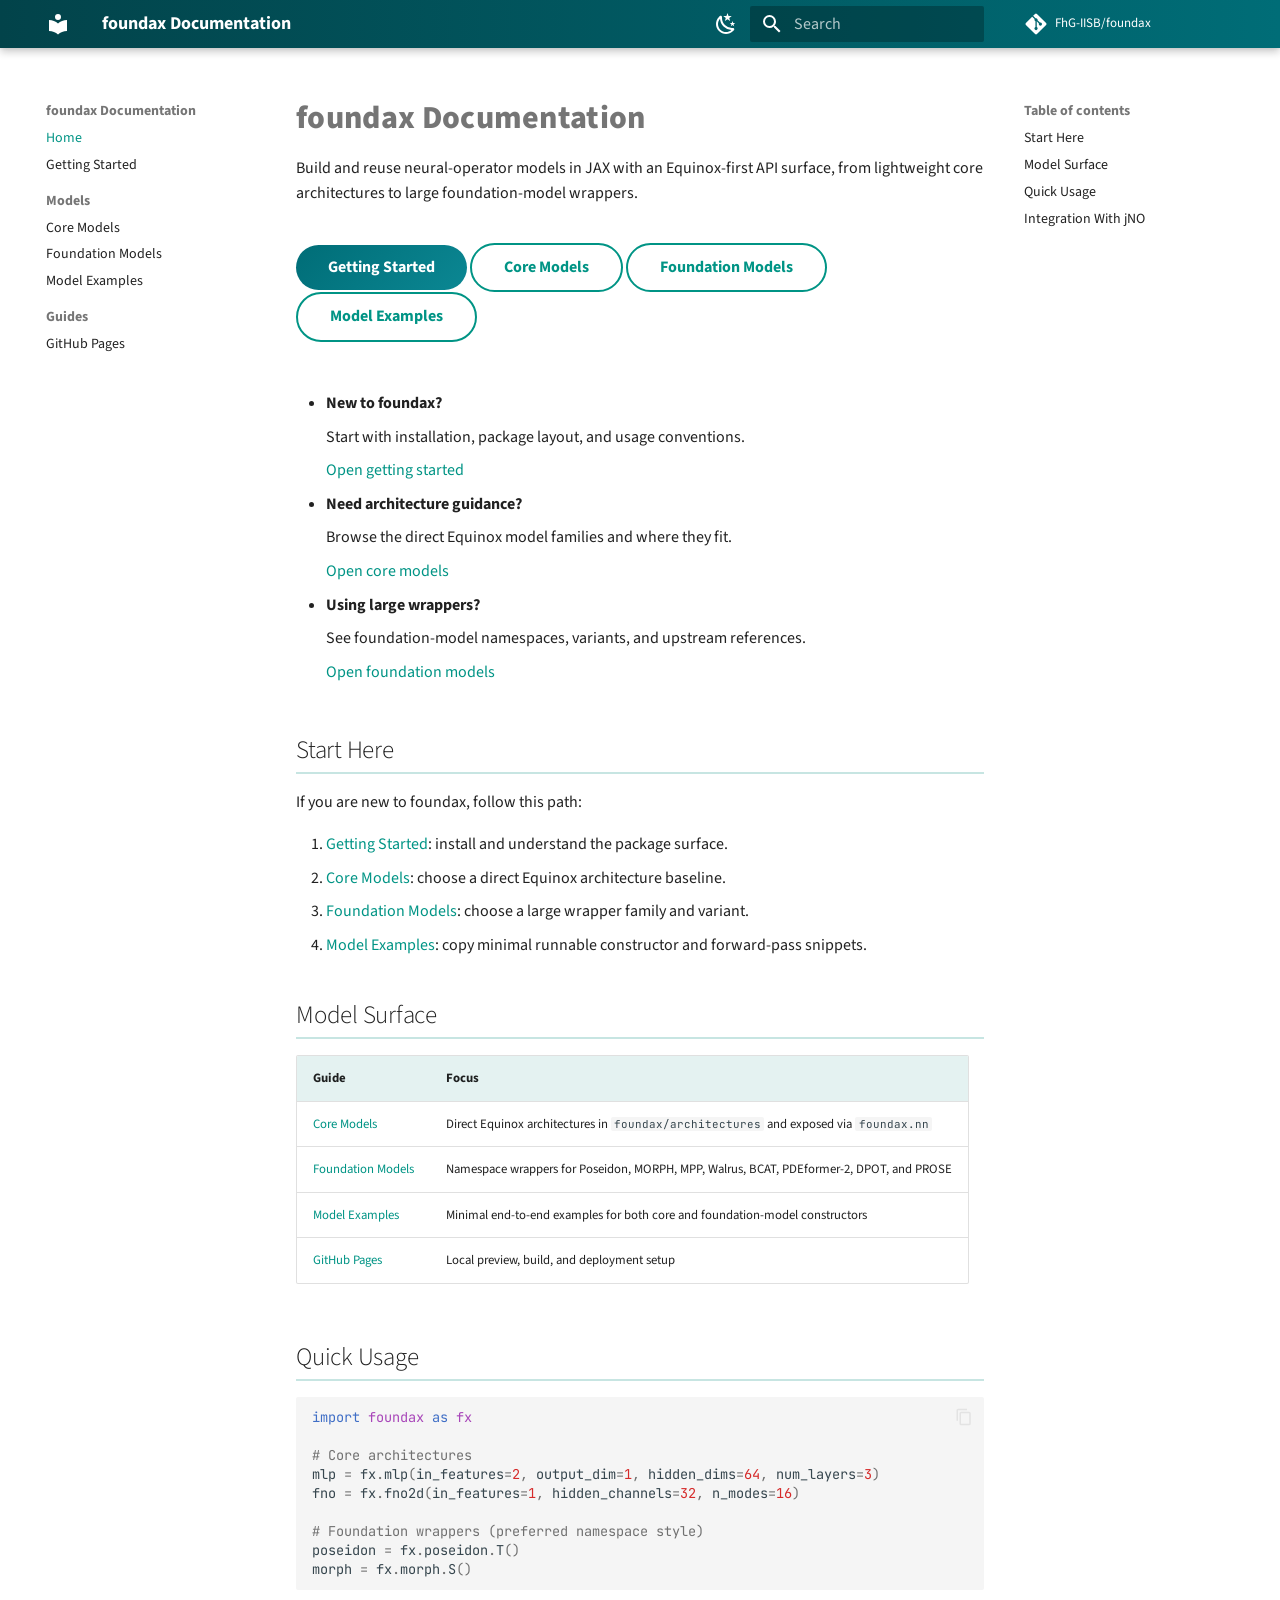
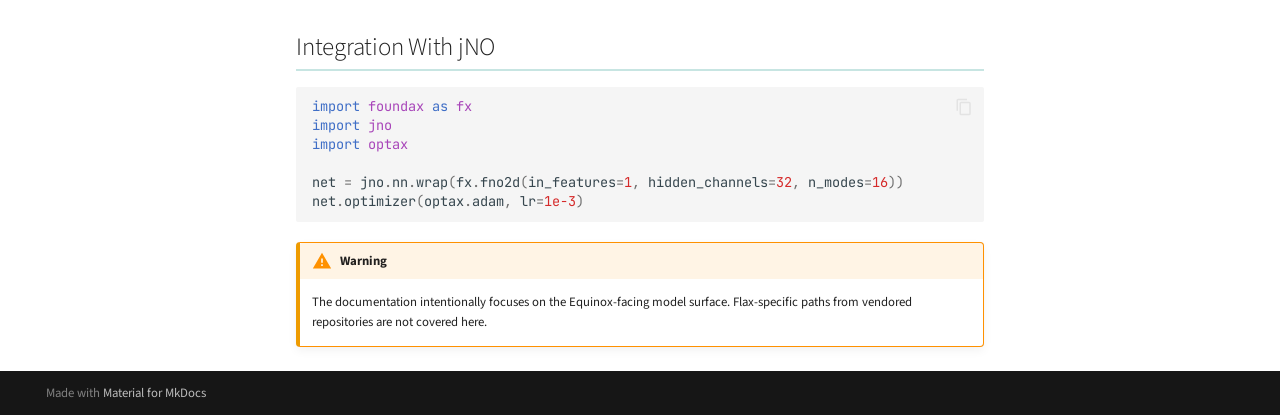
<file: site/index.html>
<!doctype html>
<html lang="en" class="no-js">
  <head>
    
      <meta charset="utf-8">
      <meta name="viewport" content="width=device-width,initial-scale=1">
      
        <meta name="description" content="Unified Equinox-first model surface for operator learning and PDE foundation models">
      
      
      
        <link rel="canonical" href="https://fhg-iisb.github.io/foundax/">
      
      
      
        <link rel="next" href="getting-started/">
      
      
      <link rel="icon" href="assets/images/favicon.png">
      <meta name="generator" content="mkdocs-1.5.3, mkdocs-material-9.2.7">
    
    
      
        <title>foundax Documentation</title>
      
    
    
      <link rel="stylesheet" href="assets/stylesheets/main.046329b4.min.css">
      
        
        <link rel="stylesheet" href="assets/stylesheets/palette.85d0ee34.min.css">
      
      


    
    
      
    
    
      
        
        
        <link rel="preconnect" href="https://fonts.gstatic.com" crossorigin>
        <link rel="stylesheet" href="https://fonts.googleapis.com/css?family=Source+Sans+3:300,300i,400,400i,700,700i%7CJetBrains+Mono:400,400i,700,700i&display=fallback">
        <style>:root{--md-text-font:"Source Sans 3";--md-code-font:"JetBrains Mono"}</style>
      
    
    
      <link rel="stylesheet" href="stylesheets/extra.css">
    
    <script>__md_scope=new URL(".",location),__md_hash=e=>[...e].reduce((e,_)=>(e<<5)-e+_.charCodeAt(0),0),__md_get=(e,_=localStorage,t=__md_scope)=>JSON.parse(_.getItem(t.pathname+"."+e)),__md_set=(e,_,t=localStorage,a=__md_scope)=>{try{t.setItem(a.pathname+"."+e,JSON.stringify(_))}catch(e){}}</script>
    
      

    
    
    
  </head>
  
  
    
    
      
    
    
    
    
    <body dir="ltr" data-md-color-scheme="default" data-md-color-primary="teal" data-md-color-accent="amber">
  
    
    
      <script>var palette=__md_get("__palette");if(palette&&"object"==typeof palette.color)for(var key of Object.keys(palette.color))document.body.setAttribute("data-md-color-"+key,palette.color[key])</script>
    
    <input class="md-toggle" data-md-toggle="drawer" type="checkbox" id="__drawer" autocomplete="off">
    <input class="md-toggle" data-md-toggle="search" type="checkbox" id="__search" autocomplete="off">
    <label class="md-overlay" for="__drawer"></label>
    <div data-md-component="skip">
      
        
        <a href="#foundax-documentation" class="md-skip">
          Skip to content
        </a>
      
    </div>
    <div data-md-component="announce">
      
    </div>
    
    
      

  

<header class="md-header md-header--shadow" data-md-component="header">
  <nav class="md-header__inner md-grid" aria-label="Header">
    <a href="." title="foundax Documentation" class="md-header__button md-logo" aria-label="foundax Documentation" data-md-component="logo">
      
  
  <svg xmlns="http://www.w3.org/2000/svg" viewBox="0 0 24 24"><path d="M12 8a3 3 0 0 0 3-3 3 3 0 0 0-3-3 3 3 0 0 0-3 3 3 3 0 0 0 3 3m0 3.54C9.64 9.35 6.5 8 3 8v11c3.5 0 6.64 1.35 9 3.54 2.36-2.19 5.5-3.54 9-3.54V8c-3.5 0-6.64 1.35-9 3.54Z"/></svg>

    </a>
    <label class="md-header__button md-icon" for="__drawer">
      
      <svg xmlns="http://www.w3.org/2000/svg" viewBox="0 0 24 24"><path d="M3 6h18v2H3V6m0 5h18v2H3v-2m0 5h18v2H3v-2Z"/></svg>
    </label>
    <div class="md-header__title" data-md-component="header-title">
      <div class="md-header__ellipsis">
        <div class="md-header__topic">
          <span class="md-ellipsis">
            foundax Documentation
          </span>
        </div>
        <div class="md-header__topic" data-md-component="header-topic">
          <span class="md-ellipsis">
            
              Home
            
          </span>
        </div>
      </div>
    </div>
    
      
        <form class="md-header__option" data-md-component="palette">
  
    
    
    
    <input class="md-option" data-md-color-media="" data-md-color-scheme="default" data-md-color-primary="teal" data-md-color-accent="amber"  aria-label="Switch to dark mode"  type="radio" name="__palette" id="__palette_1">
    
      <label class="md-header__button md-icon" title="Switch to dark mode" for="__palette_2" hidden>
        <svg xmlns="http://www.w3.org/2000/svg" viewBox="0 0 24 24"><path d="m17.75 4.09-2.53 1.94.91 3.06-2.63-1.81-2.63 1.81.91-3.06-2.53-1.94L12.44 4l1.06-3 1.06 3 3.19.09m3.5 6.91-1.64 1.25.59 1.98-1.7-1.17-1.7 1.17.59-1.98L15.75 11l2.06-.05L18.5 9l.69 1.95 2.06.05m-2.28 4.95c.83-.08 1.72 1.1 1.19 1.85-.32.45-.66.87-1.08 1.27C15.17 23 8.84 23 4.94 19.07c-3.91-3.9-3.91-10.24 0-14.14.4-.4.82-.76 1.27-1.08.75-.53 1.93.36 1.85 1.19-.27 2.86.69 5.83 2.89 8.02a9.96 9.96 0 0 0 8.02 2.89m-1.64 2.02a12.08 12.08 0 0 1-7.8-3.47c-2.17-2.19-3.33-5-3.49-7.82-2.81 3.14-2.7 7.96.31 10.98 3.02 3.01 7.84 3.12 10.98.31Z"/></svg>
      </label>
    
  
    
    
    
    <input class="md-option" data-md-color-media="" data-md-color-scheme="slate" data-md-color-primary="teal" data-md-color-accent="amber"  aria-label="Switch to light mode"  type="radio" name="__palette" id="__palette_2">
    
      <label class="md-header__button md-icon" title="Switch to light mode" for="__palette_1" hidden>
        <svg xmlns="http://www.w3.org/2000/svg" viewBox="0 0 24 24"><path d="M12 7a5 5 0 0 1 5 5 5 5 0 0 1-5 5 5 5 0 0 1-5-5 5 5 0 0 1 5-5m0 2a3 3 0 0 0-3 3 3 3 0 0 0 3 3 3 3 0 0 0 3-3 3 3 0 0 0-3-3m0-7 2.39 3.42C13.65 5.15 12.84 5 12 5c-.84 0-1.65.15-2.39.42L12 2M3.34 7l4.16-.35A7.2 7.2 0 0 0 5.94 8.5c-.44.74-.69 1.5-.83 2.29L3.34 7m.02 10 1.76-3.77a7.131 7.131 0 0 0 2.38 4.14L3.36 17M20.65 7l-1.77 3.79a7.023 7.023 0 0 0-2.38-4.15l4.15.36m-.01 10-4.14.36c.59-.51 1.12-1.14 1.54-1.86.42-.73.69-1.5.83-2.29L20.64 17M12 22l-2.41-3.44c.74.27 1.55.44 2.41.44.82 0 1.63-.17 2.37-.44L12 22Z"/></svg>
      </label>
    
  
</form>
      
    
    
    
      <label class="md-header__button md-icon" for="__search">
        
        <svg xmlns="http://www.w3.org/2000/svg" viewBox="0 0 24 24"><path d="M9.5 3A6.5 6.5 0 0 1 16 9.5c0 1.61-.59 3.09-1.56 4.23l.27.27h.79l5 5-1.5 1.5-5-5v-.79l-.27-.27A6.516 6.516 0 0 1 9.5 16 6.5 6.5 0 0 1 3 9.5 6.5 6.5 0 0 1 9.5 3m0 2C7 5 5 7 5 9.5S7 14 9.5 14 14 12 14 9.5 12 5 9.5 5Z"/></svg>
      </label>
      <div class="md-search" data-md-component="search" role="dialog">
  <label class="md-search__overlay" for="__search"></label>
  <div class="md-search__inner" role="search">
    <form class="md-search__form" name="search">
      <input type="text" class="md-search__input" name="query" aria-label="Search" placeholder="Search" autocapitalize="off" autocorrect="off" autocomplete="off" spellcheck="false" data-md-component="search-query" required>
      <label class="md-search__icon md-icon" for="__search">
        
        <svg xmlns="http://www.w3.org/2000/svg" viewBox="0 0 24 24"><path d="M9.5 3A6.5 6.5 0 0 1 16 9.5c0 1.61-.59 3.09-1.56 4.23l.27.27h.79l5 5-1.5 1.5-5-5v-.79l-.27-.27A6.516 6.516 0 0 1 9.5 16 6.5 6.5 0 0 1 3 9.5 6.5 6.5 0 0 1 9.5 3m0 2C7 5 5 7 5 9.5S7 14 9.5 14 14 12 14 9.5 12 5 9.5 5Z"/></svg>
        
        <svg xmlns="http://www.w3.org/2000/svg" viewBox="0 0 24 24"><path d="M20 11v2H8l5.5 5.5-1.42 1.42L4.16 12l7.92-7.92L13.5 5.5 8 11h12Z"/></svg>
      </label>
      <nav class="md-search__options" aria-label="Search">
        
        <button type="reset" class="md-search__icon md-icon" title="Clear" aria-label="Clear" tabindex="-1">
          
          <svg xmlns="http://www.w3.org/2000/svg" viewBox="0 0 24 24"><path d="M19 6.41 17.59 5 12 10.59 6.41 5 5 6.41 10.59 12 5 17.59 6.41 19 12 13.41 17.59 19 19 17.59 13.41 12 19 6.41Z"/></svg>
        </button>
      </nav>
      
        <div class="md-search__suggest" data-md-component="search-suggest"></div>
      
    </form>
    <div class="md-search__output">
      <div class="md-search__scrollwrap" data-md-scrollfix>
        <div class="md-search-result" data-md-component="search-result">
          <div class="md-search-result__meta">
            Initializing search
          </div>
          <ol class="md-search-result__list" role="presentation"></ol>
        </div>
      </div>
    </div>
  </div>
</div>
    
    
      <div class="md-header__source">
        <a href="https://github.com/FhG-IISB/foundax" title="Go to repository" class="md-source" data-md-component="source">
  <div class="md-source__icon md-icon">
    
    <svg xmlns="http://www.w3.org/2000/svg" viewBox="0 0 448 512"><!--! Font Awesome Free 6.4.2 by @fontawesome - https://fontawesome.com License - https://fontawesome.com/license/free (Icons: CC BY 4.0, Fonts: SIL OFL 1.1, Code: MIT License) Copyright 2023 Fonticons, Inc.--><path d="M439.55 236.05 244 40.45a28.87 28.87 0 0 0-40.81 0l-40.66 40.63 51.52 51.52c27.06-9.14 52.68 16.77 43.39 43.68l49.66 49.66c34.23-11.8 61.18 31 35.47 56.69-26.49 26.49-70.21-2.87-56-37.34L240.22 199v121.85c25.3 12.54 22.26 41.85 9.08 55a34.34 34.34 0 0 1-48.55 0c-17.57-17.6-11.07-46.91 11.25-56v-123c-20.8-8.51-24.6-30.74-18.64-45L142.57 101 8.45 235.14a28.86 28.86 0 0 0 0 40.81l195.61 195.6a28.86 28.86 0 0 0 40.8 0l194.69-194.69a28.86 28.86 0 0 0 0-40.81z"/></svg>
  </div>
  <div class="md-source__repository">
    FhG-IISB/foundax
  </div>
</a>
      </div>
    
  </nav>
  
</header>
    
    <div class="md-container" data-md-component="container">
      
      
        
          
        
      
      <main class="md-main" data-md-component="main">
        <div class="md-main__inner md-grid">
          
            
              
              <div class="md-sidebar md-sidebar--primary" data-md-component="sidebar" data-md-type="navigation" >
                <div class="md-sidebar__scrollwrap">
                  <div class="md-sidebar__inner">
                    



<nav class="md-nav md-nav--primary" aria-label="Navigation" data-md-level="0">
  <label class="md-nav__title" for="__drawer">
    <a href="." title="foundax Documentation" class="md-nav__button md-logo" aria-label="foundax Documentation" data-md-component="logo">
      
  
  <svg xmlns="http://www.w3.org/2000/svg" viewBox="0 0 24 24"><path d="M12 8a3 3 0 0 0 3-3 3 3 0 0 0-3-3 3 3 0 0 0-3 3 3 3 0 0 0 3 3m0 3.54C9.64 9.35 6.5 8 3 8v11c3.5 0 6.64 1.35 9 3.54 2.36-2.19 5.5-3.54 9-3.54V8c-3.5 0-6.64 1.35-9 3.54Z"/></svg>

    </a>
    foundax Documentation
  </label>
  
    <div class="md-nav__source">
      <a href="https://github.com/FhG-IISB/foundax" title="Go to repository" class="md-source" data-md-component="source">
  <div class="md-source__icon md-icon">
    
    <svg xmlns="http://www.w3.org/2000/svg" viewBox="0 0 448 512"><!--! Font Awesome Free 6.4.2 by @fontawesome - https://fontawesome.com License - https://fontawesome.com/license/free (Icons: CC BY 4.0, Fonts: SIL OFL 1.1, Code: MIT License) Copyright 2023 Fonticons, Inc.--><path d="M439.55 236.05 244 40.45a28.87 28.87 0 0 0-40.81 0l-40.66 40.63 51.52 51.52c27.06-9.14 52.68 16.77 43.39 43.68l49.66 49.66c34.23-11.8 61.18 31 35.47 56.69-26.49 26.49-70.21-2.87-56-37.34L240.22 199v121.85c25.3 12.54 22.26 41.85 9.08 55a34.34 34.34 0 0 1-48.55 0c-17.57-17.6-11.07-46.91 11.25-56v-123c-20.8-8.51-24.6-30.74-18.64-45L142.57 101 8.45 235.14a28.86 28.86 0 0 0 0 40.81l195.61 195.6a28.86 28.86 0 0 0 40.8 0l194.69-194.69a28.86 28.86 0 0 0 0-40.81z"/></svg>
  </div>
  <div class="md-source__repository">
    FhG-IISB/foundax
  </div>
</a>
    </div>
  
  <ul class="md-nav__list" data-md-scrollfix>
    
      
      
  
  
    
  
  
    <li class="md-nav__item md-nav__item--active">
      
      <input class="md-nav__toggle md-toggle" type="checkbox" id="__toc">
      
      
        
      
      
        <label class="md-nav__link md-nav__link--active" for="__toc">
          
  
  <span class="md-ellipsis">
    Home
  </span>
  

          <span class="md-nav__icon md-icon"></span>
        </label>
      
      <a href="." class="md-nav__link md-nav__link--active">
        
  
  <span class="md-ellipsis">
    Home
  </span>
  

      </a>
      
        

<nav class="md-nav md-nav--secondary" aria-label="Table of contents">
  
  
  
    
  
  
    <label class="md-nav__title" for="__toc">
      <span class="md-nav__icon md-icon"></span>
      Table of contents
    </label>
    <ul class="md-nav__list" data-md-component="toc" data-md-scrollfix>
      
        <li class="md-nav__item">
  <a href="#start-here" class="md-nav__link">
    Start Here
  </a>
  
</li>
      
        <li class="md-nav__item">
  <a href="#model-surface" class="md-nav__link">
    Model Surface
  </a>
  
</li>
      
        <li class="md-nav__item">
  <a href="#quick-usage" class="md-nav__link">
    Quick Usage
  </a>
  
</li>
      
        <li class="md-nav__item">
  <a href="#integration-with-jno" class="md-nav__link">
    Integration With jNO
  </a>
  
</li>
      
    </ul>
  
</nav>
      
    </li>
  

    
      
      
  
  
  
    <li class="md-nav__item">
      <a href="getting-started/" class="md-nav__link">
        
  
  <span class="md-ellipsis">
    Getting Started
  </span>
  

      </a>
    </li>
  

    
      
      
  
  
  
    
    
    
      
    
    <li class="md-nav__item md-nav__item--section md-nav__item--nested">
      
        
        
        
        
        <input class="md-nav__toggle md-toggle " type="checkbox" id="__nav_3" >
        
          <label class="md-nav__link" for="__nav_3" id="__nav_3_label" tabindex="0">
            
  
  <span class="md-ellipsis">
    Models
  </span>
  

            <span class="md-nav__icon md-icon"></span>
          </label>
        
        <nav class="md-nav" data-md-level="1" aria-labelledby="__nav_3_label" aria-expanded="false">
          <label class="md-nav__title" for="__nav_3">
            <span class="md-nav__icon md-icon"></span>
            Models
          </label>
          <ul class="md-nav__list" data-md-scrollfix>
            
              
                
  
  
  
    <li class="md-nav__item">
      <a href="core-models/" class="md-nav__link">
        
  
  <span class="md-ellipsis">
    Core Models
  </span>
  

      </a>
    </li>
  

              
            
              
                
  
  
  
    <li class="md-nav__item">
      <a href="equinox-architectures/" class="md-nav__link">
        
  
  <span class="md-ellipsis">
    Foundation Models
  </span>
  

      </a>
    </li>
  

              
            
              
                
  
  
  
    <li class="md-nav__item">
      <a href="model-examples/" class="md-nav__link">
        
  
  <span class="md-ellipsis">
    Model Examples
  </span>
  

      </a>
    </li>
  

              
            
          </ul>
        </nav>
      
    </li>
  

    
      
      
  
  
  
    
    
    
      
    
    <li class="md-nav__item md-nav__item--section md-nav__item--nested">
      
        
        
        
        
        <input class="md-nav__toggle md-toggle " type="checkbox" id="__nav_4" >
        
          <label class="md-nav__link" for="__nav_4" id="__nav_4_label" tabindex="0">
            
  
  <span class="md-ellipsis">
    Guides
  </span>
  

            <span class="md-nav__icon md-icon"></span>
          </label>
        
        <nav class="md-nav" data-md-level="1" aria-labelledby="__nav_4_label" aria-expanded="false">
          <label class="md-nav__title" for="__nav_4">
            <span class="md-nav__icon md-icon"></span>
            Guides
          </label>
          <ul class="md-nav__list" data-md-scrollfix>
            
              
                
  
  
  
    <li class="md-nav__item">
      <a href="github-pages/" class="md-nav__link">
        
  
  <span class="md-ellipsis">
    GitHub Pages
  </span>
  

      </a>
    </li>
  

              
            
          </ul>
        </nav>
      
    </li>
  

    
  </ul>
</nav>
                  </div>
                </div>
              </div>
            
            
              
              <div class="md-sidebar md-sidebar--secondary" data-md-component="sidebar" data-md-type="toc" >
                <div class="md-sidebar__scrollwrap">
                  <div class="md-sidebar__inner">
                    

<nav class="md-nav md-nav--secondary" aria-label="Table of contents">
  
  
  
    
  
  
    <label class="md-nav__title" for="__toc">
      <span class="md-nav__icon md-icon"></span>
      Table of contents
    </label>
    <ul class="md-nav__list" data-md-component="toc" data-md-scrollfix>
      
        <li class="md-nav__item">
  <a href="#start-here" class="md-nav__link">
    Start Here
  </a>
  
</li>
      
        <li class="md-nav__item">
  <a href="#model-surface" class="md-nav__link">
    Model Surface
  </a>
  
</li>
      
        <li class="md-nav__item">
  <a href="#quick-usage" class="md-nav__link">
    Quick Usage
  </a>
  
</li>
      
        <li class="md-nav__item">
  <a href="#integration-with-jno" class="md-nav__link">
    Integration With jNO
  </a>
  
</li>
      
    </ul>
  
</nav>
                  </div>
                </div>
              </div>
            
          
          
            <div class="md-content" data-md-component="content">
              <article class="md-content__inner md-typeset">
                
                  

  
  


<h1 id="foundax-documentation">foundax Documentation</h1>
<p>Build and reuse neural-operator models in JAX with an Equinox-first API surface, from lightweight core architectures to large foundation-model wrappers.</p>
<div class="hero-actions">
<p><a class="md-button md-button--primary" href="getting-started/">Getting Started</a>
<a class="md-button" href="core-models/">Core Models</a>
<a class="md-button" href="equinox-architectures/">Foundation Models</a>
<a class="md-button" href="model-examples/">Model Examples</a></p>
</div>
<div class="grid cards">
<ul>
<li>
<p><strong>New to foundax?</strong></p>
<p>Start with installation, package layout, and usage conventions.</p>
<p><a href="getting-started/">Open getting started</a></p>
</li>
<li>
<p><strong>Need architecture guidance?</strong></p>
<p>Browse the direct Equinox model families and where they fit.</p>
<p><a href="core-models/">Open core models</a></p>
</li>
<li>
<p><strong>Using large wrappers?</strong></p>
<p>See foundation-model namespaces, variants, and upstream references.</p>
<p><a href="equinox-architectures/">Open foundation models</a></p>
</li>
</ul>
</div>
<h2 id="start-here">Start Here</h2>
<p>If you are new to foundax, follow this path:</p>
<ol>
<li><a href="getting-started/">Getting Started</a>: install and understand the package surface.</li>
<li><a href="core-models/">Core Models</a>: choose a direct Equinox architecture baseline.</li>
<li><a href="equinox-architectures/">Foundation Models</a>: choose a large wrapper family and variant.</li>
<li><a href="model-examples/">Model Examples</a>: copy minimal runnable constructor and forward-pass snippets.</li>
</ol>
<h2 id="model-surface">Model Surface</h2>
<table>
<thead>
<tr>
<th>Guide</th>
<th>Focus</th>
</tr>
</thead>
<tbody>
<tr>
<td><a href="core-models/">Core Models</a></td>
<td>Direct Equinox architectures in <code>foundax/architectures</code> and exposed via <code>foundax.nn</code></td>
</tr>
<tr>
<td><a href="equinox-architectures/">Foundation Models</a></td>
<td>Namespace wrappers for Poseidon, MORPH, MPP, Walrus, BCAT, PDEformer-2, DPOT, and PROSE</td>
</tr>
<tr>
<td><a href="model-examples/">Model Examples</a></td>
<td>Minimal end-to-end examples for both core and foundation-model constructors</td>
</tr>
<tr>
<td><a href="github-pages/">GitHub Pages</a></td>
<td>Local preview, build, and deployment setup</td>
</tr>
</tbody>
</table>
<h2 id="quick-usage">Quick Usage</h2>
<div class="highlight"><pre><span></span><code><a id="__codelineno-0-1" name="__codelineno-0-1" href="#__codelineno-0-1"></a><span class="kn">import</span> <span class="nn">foundax</span> <span class="k">as</span> <span class="nn">fx</span>
<a id="__codelineno-0-2" name="__codelineno-0-2" href="#__codelineno-0-2"></a>
<a id="__codelineno-0-3" name="__codelineno-0-3" href="#__codelineno-0-3"></a><span class="c1"># Core architectures</span>
<a id="__codelineno-0-4" name="__codelineno-0-4" href="#__codelineno-0-4"></a><span class="n">mlp</span> <span class="o">=</span> <span class="n">fx</span><span class="o">.</span><span class="n">mlp</span><span class="p">(</span><span class="n">in_features</span><span class="o">=</span><span class="mi">2</span><span class="p">,</span> <span class="n">output_dim</span><span class="o">=</span><span class="mi">1</span><span class="p">,</span> <span class="n">hidden_dims</span><span class="o">=</span><span class="mi">64</span><span class="p">,</span> <span class="n">num_layers</span><span class="o">=</span><span class="mi">3</span><span class="p">)</span>
<a id="__codelineno-0-5" name="__codelineno-0-5" href="#__codelineno-0-5"></a><span class="n">fno</span> <span class="o">=</span> <span class="n">fx</span><span class="o">.</span><span class="n">fno2d</span><span class="p">(</span><span class="n">in_features</span><span class="o">=</span><span class="mi">1</span><span class="p">,</span> <span class="n">hidden_channels</span><span class="o">=</span><span class="mi">32</span><span class="p">,</span> <span class="n">n_modes</span><span class="o">=</span><span class="mi">16</span><span class="p">)</span>
<a id="__codelineno-0-6" name="__codelineno-0-6" href="#__codelineno-0-6"></a>
<a id="__codelineno-0-7" name="__codelineno-0-7" href="#__codelineno-0-7"></a><span class="c1"># Foundation wrappers (preferred namespace style)</span>
<a id="__codelineno-0-8" name="__codelineno-0-8" href="#__codelineno-0-8"></a><span class="n">poseidon</span> <span class="o">=</span> <span class="n">fx</span><span class="o">.</span><span class="n">poseidon</span><span class="o">.</span><span class="n">T</span><span class="p">()</span>
<a id="__codelineno-0-9" name="__codelineno-0-9" href="#__codelineno-0-9"></a><span class="n">morph</span> <span class="o">=</span> <span class="n">fx</span><span class="o">.</span><span class="n">morph</span><span class="o">.</span><span class="n">S</span><span class="p">()</span>
</code></pre></div>
<h2 id="integration-with-jno">Integration With jNO</h2>
<div class="highlight"><pre><span></span><code><a id="__codelineno-1-1" name="__codelineno-1-1" href="#__codelineno-1-1"></a><span class="kn">import</span> <span class="nn">foundax</span> <span class="k">as</span> <span class="nn">fx</span>
<a id="__codelineno-1-2" name="__codelineno-1-2" href="#__codelineno-1-2"></a><span class="kn">import</span> <span class="nn">jno</span>
<a id="__codelineno-1-3" name="__codelineno-1-3" href="#__codelineno-1-3"></a><span class="kn">import</span> <span class="nn">optax</span>
<a id="__codelineno-1-4" name="__codelineno-1-4" href="#__codelineno-1-4"></a>
<a id="__codelineno-1-5" name="__codelineno-1-5" href="#__codelineno-1-5"></a><span class="n">net</span> <span class="o">=</span> <span class="n">jno</span><span class="o">.</span><span class="n">nn</span><span class="o">.</span><span class="n">wrap</span><span class="p">(</span><span class="n">fx</span><span class="o">.</span><span class="n">fno2d</span><span class="p">(</span><span class="n">in_features</span><span class="o">=</span><span class="mi">1</span><span class="p">,</span> <span class="n">hidden_channels</span><span class="o">=</span><span class="mi">32</span><span class="p">,</span> <span class="n">n_modes</span><span class="o">=</span><span class="mi">16</span><span class="p">))</span>
<a id="__codelineno-1-6" name="__codelineno-1-6" href="#__codelineno-1-6"></a><span class="n">net</span><span class="o">.</span><span class="n">optimizer</span><span class="p">(</span><span class="n">optax</span><span class="o">.</span><span class="n">adam</span><span class="p">,</span> <span class="n">lr</span><span class="o">=</span><span class="mf">1e-3</span><span class="p">)</span>
</code></pre></div>
<div class="admonition warning">
<p class="admonition-title">Warning<p>The documentation intentionally focuses on the Equinox-facing model surface.
Flax-specific paths from vendored repositories are not covered here.</p>
</p>
</div>





                
              </article>
            </div>
          
          
        </div>
        
          <button type="button" class="md-top md-icon" data-md-component="top" hidden>
            
            <svg xmlns="http://www.w3.org/2000/svg" viewBox="0 0 24 24"><path d="M13 20h-2V8l-5.5 5.5-1.42-1.42L12 4.16l7.92 7.92-1.42 1.42L13 8v12Z"/></svg>
            Back to top
          </button>
        
      </main>
      
        <footer class="md-footer">
  
  <div class="md-footer-meta md-typeset">
    <div class="md-footer-meta__inner md-grid">
      <div class="md-copyright">
  
  
    Made with
    <a href="https://squidfunk.github.io/mkdocs-material/" target="_blank" rel="noopener">
      Material for MkDocs
    </a>
  
</div>
      
    </div>
  </div>
</footer>
      
    </div>
    <div class="md-dialog" data-md-component="dialog">
      <div class="md-dialog__inner md-typeset"></div>
    </div>
    
    <script id="__config" type="application/json">{"base": ".", "features": ["navigation.sections", "navigation.top", "content.code.copy", "search.suggest", "search.highlight"], "search": "assets/javascripts/workers/search.dfff1995.min.js", "translations": {"clipboard.copied": "Copied to clipboard", "clipboard.copy": "Copy to clipboard", "search.result.more.one": "1 more on this page", "search.result.more.other": "# more on this page", "search.result.none": "No matching documents", "search.result.one": "1 matching document", "search.result.other": "# matching documents", "search.result.placeholder": "Type to start searching", "search.result.term.missing": "Missing", "select.version": "Select version"}}</script>
    
    
      <script src="assets/javascripts/bundle.dff1b7c8.min.js"></script>
      
    
  </body>
</html>
</file>
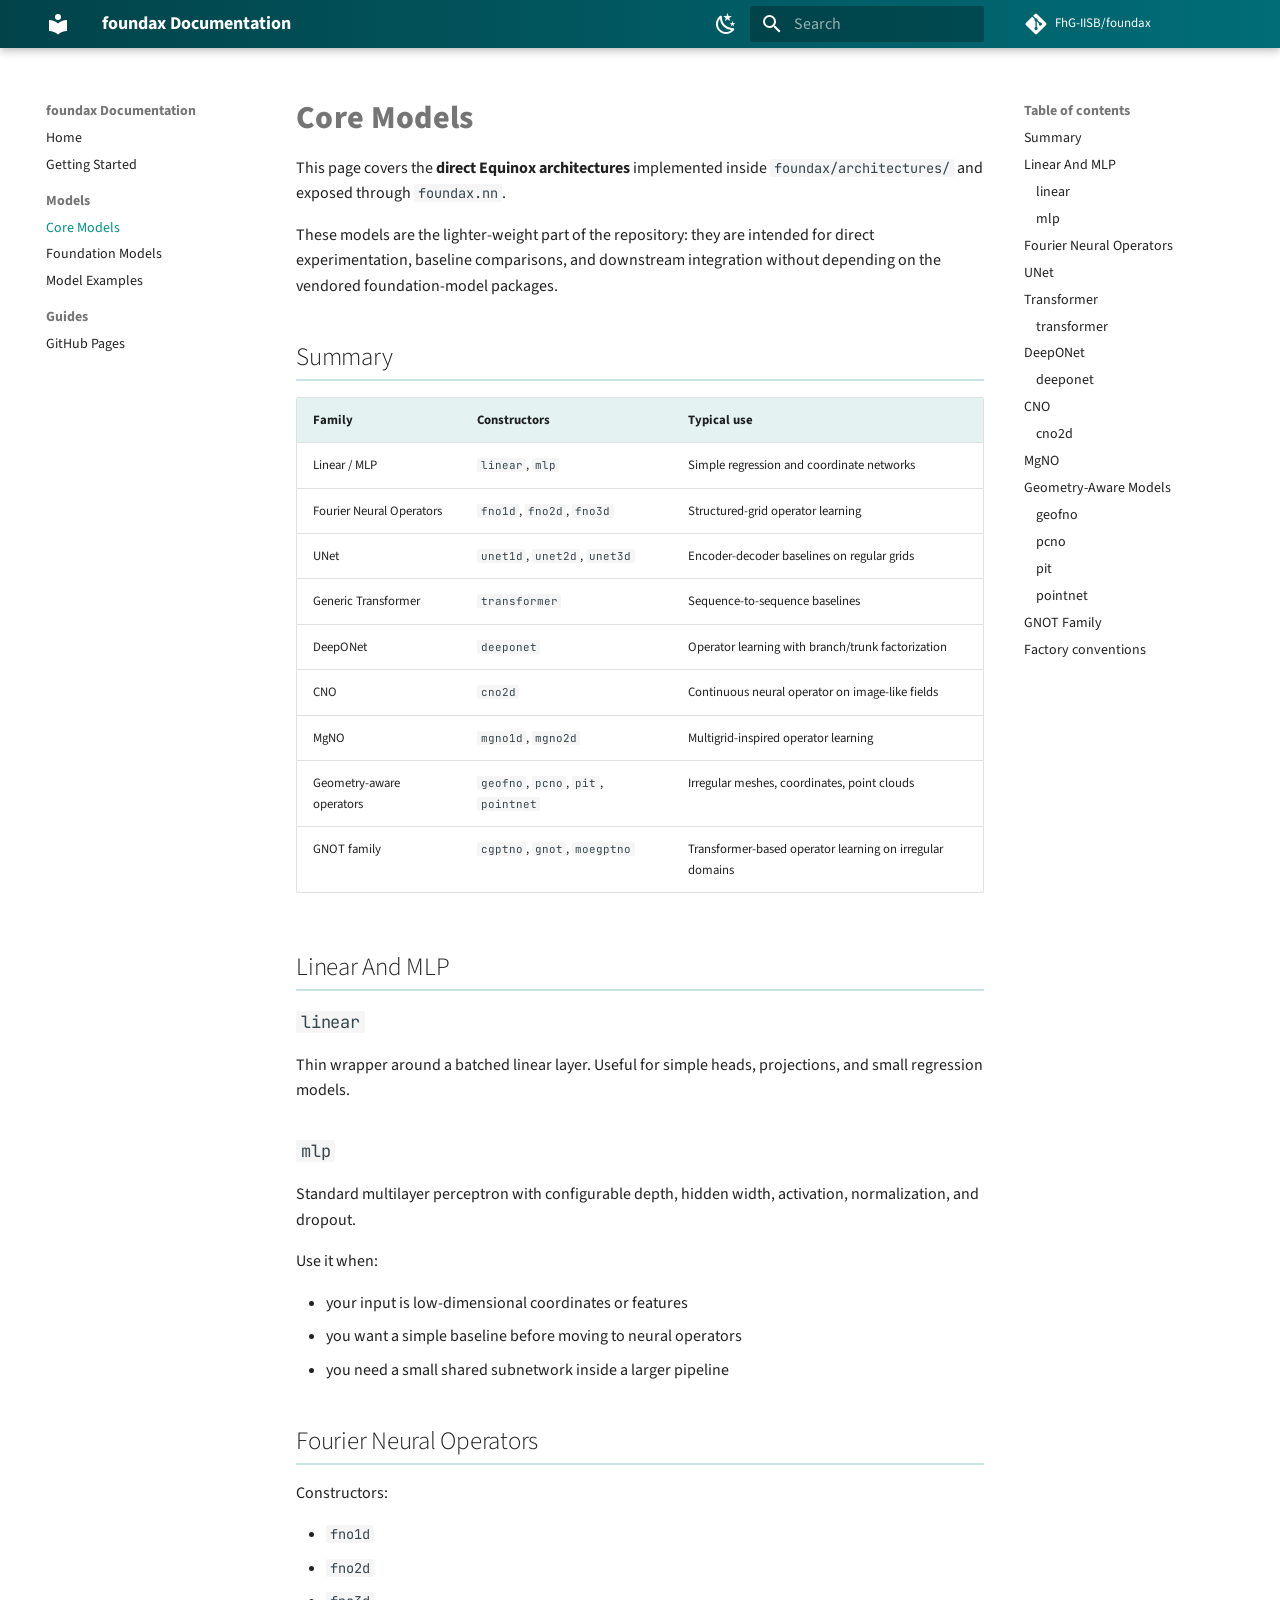
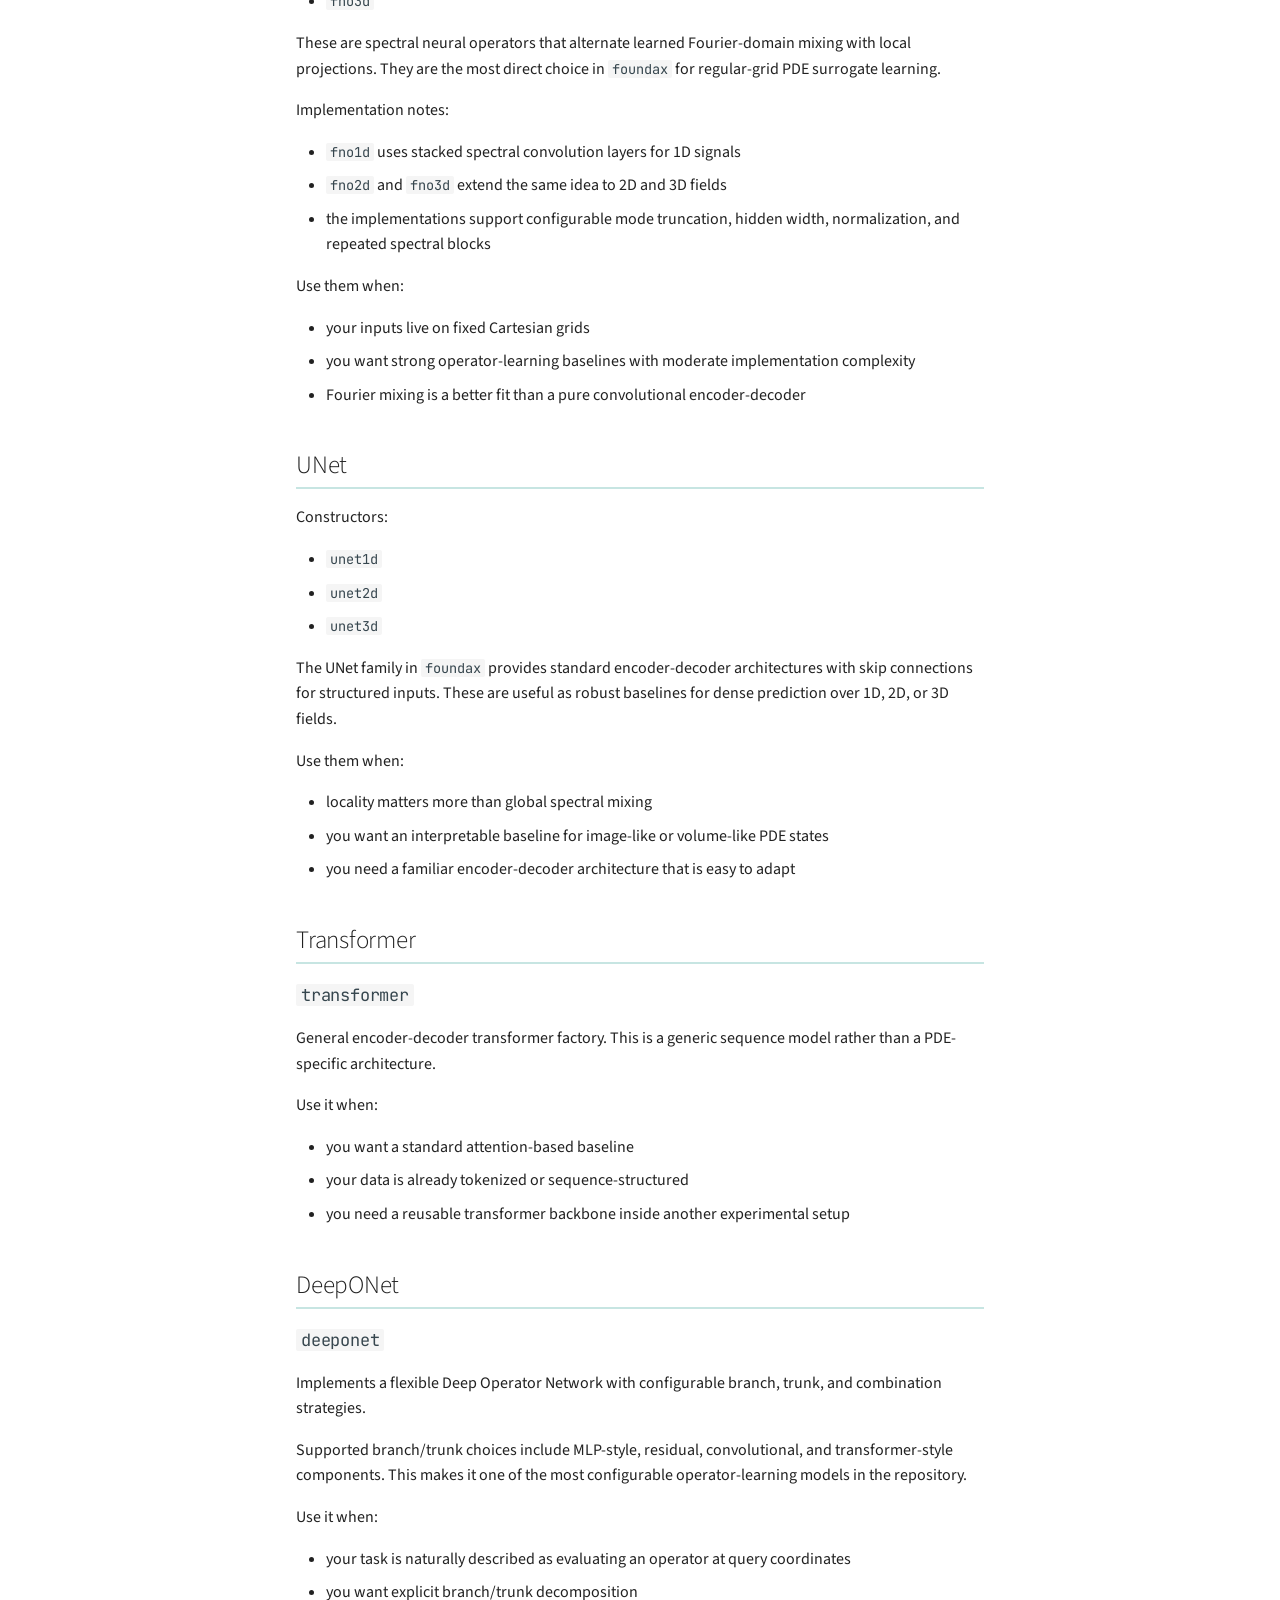
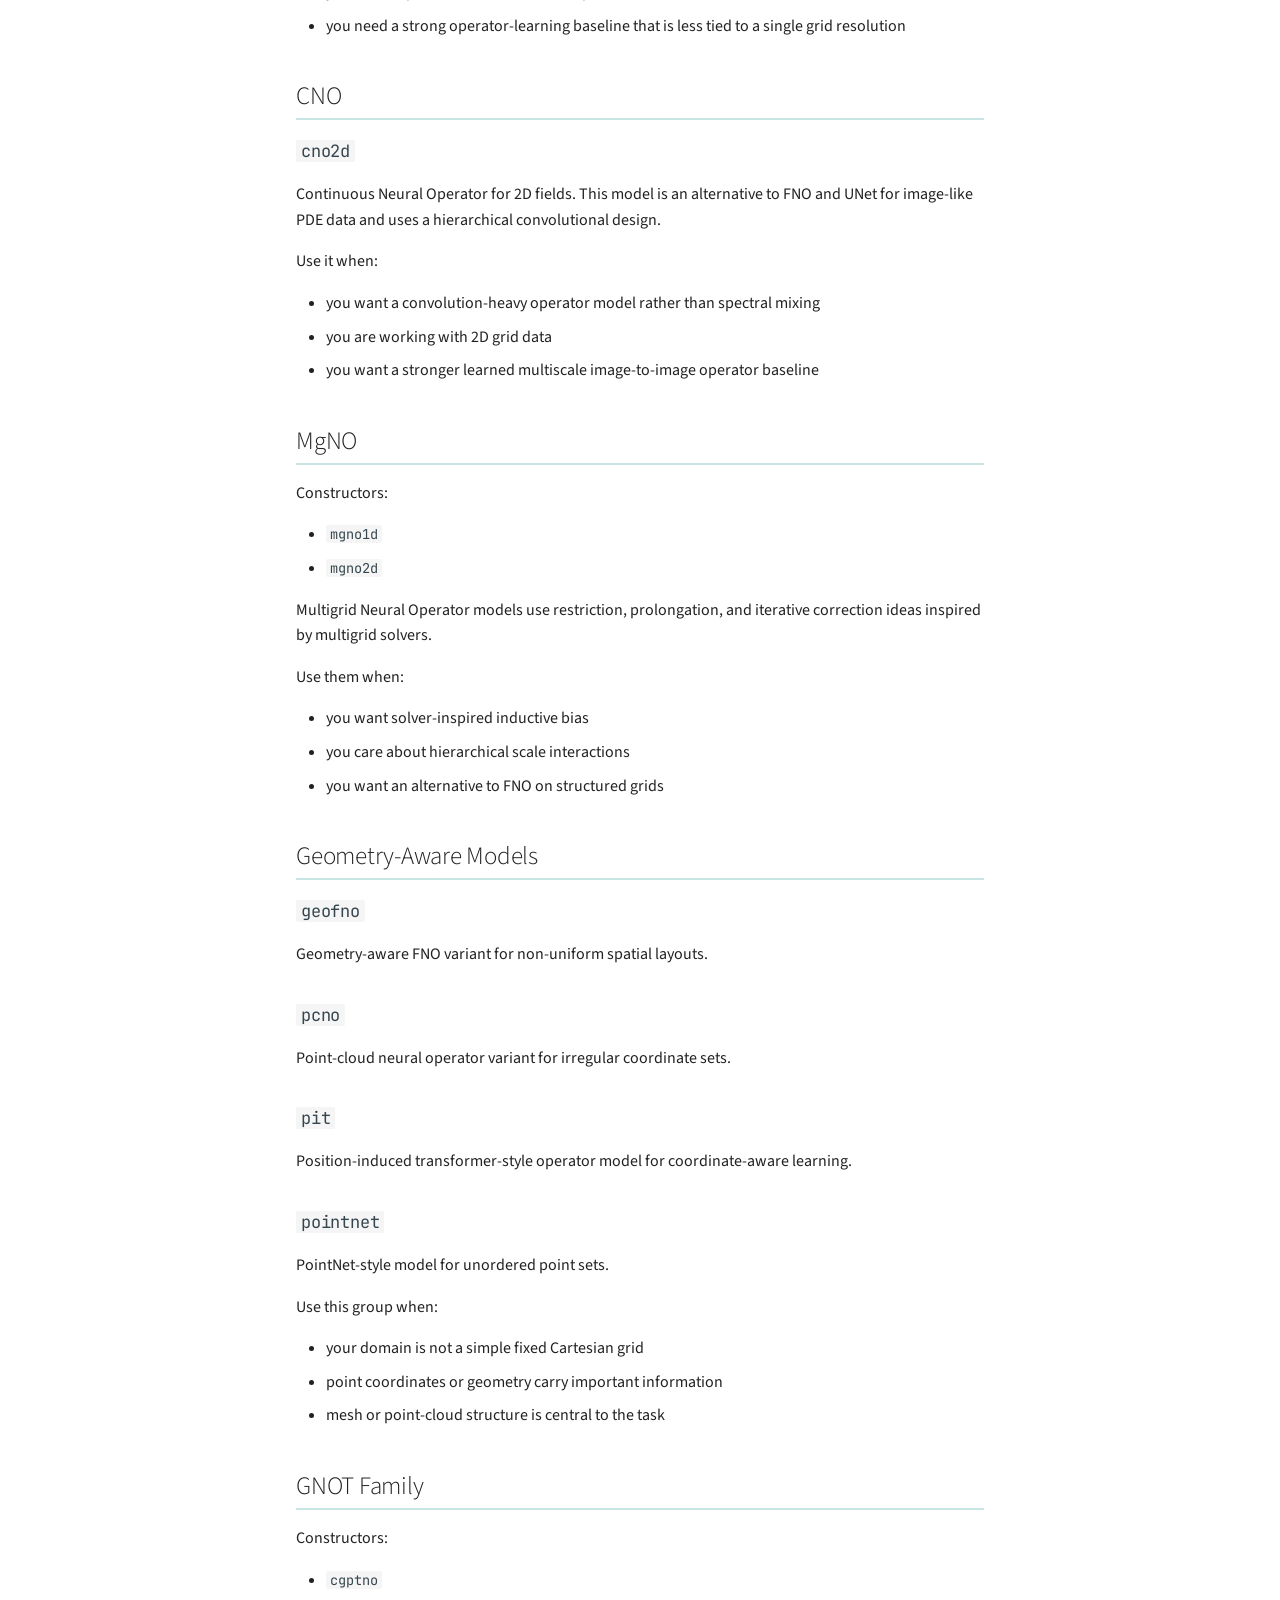
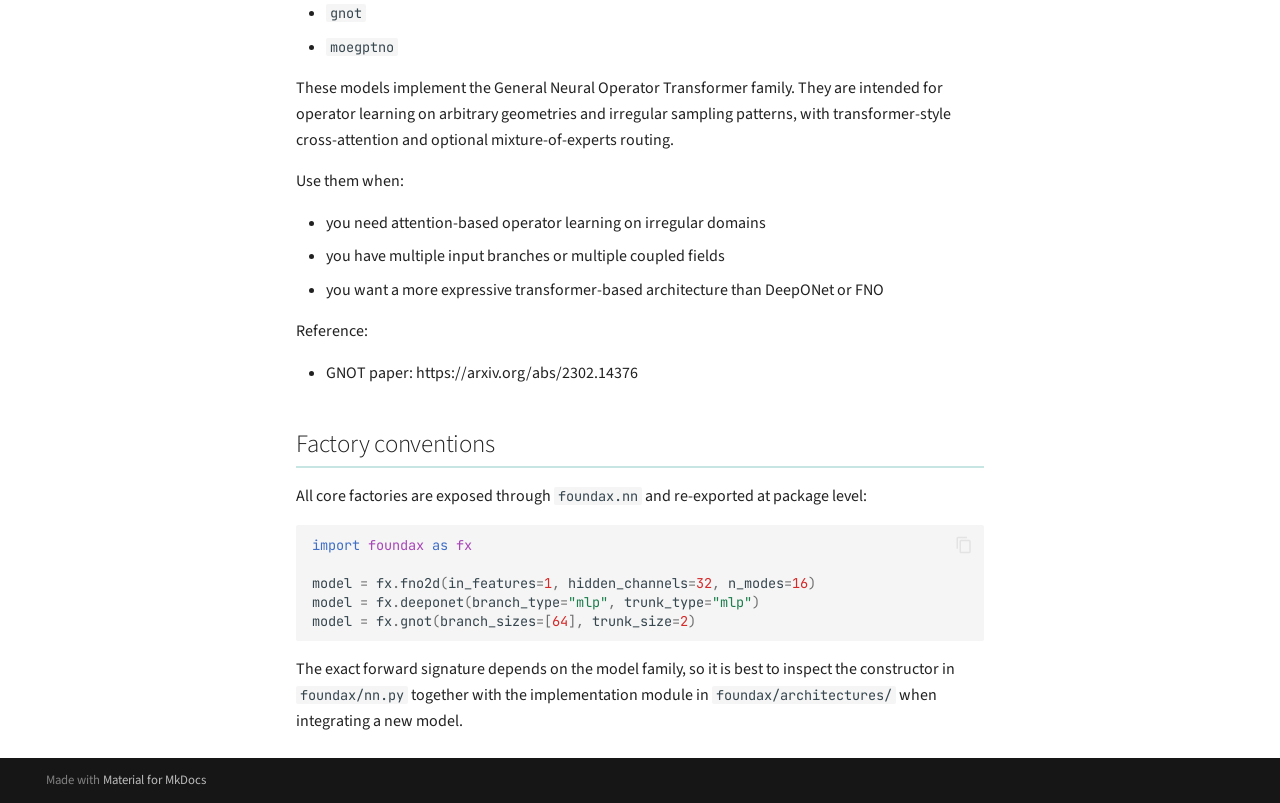
<file: site/core-models/index.html>
<!doctype html>
<html lang="en" class="no-js">
  <head>
    
      <meta charset="utf-8">
      <meta name="viewport" content="width=device-width,initial-scale=1">
      
        <meta name="description" content="Unified Equinox-first model surface for operator learning and PDE foundation models">
      
      
      
        <link rel="canonical" href="https://fhg-iisb.github.io/foundax/core-models/">
      
      
        <link rel="prev" href="../getting-started/">
      
      
        <link rel="next" href="../equinox-architectures/">
      
      
      <link rel="icon" href="../assets/images/favicon.png">
      <meta name="generator" content="mkdocs-1.5.3, mkdocs-material-9.2.7">
    
    
      
        <title>Core Models - foundax Documentation</title>
      
    
    
      <link rel="stylesheet" href="../assets/stylesheets/main.046329b4.min.css">
      
        
        <link rel="stylesheet" href="../assets/stylesheets/palette.85d0ee34.min.css">
      
      


    
    
      
    
    
      
        
        
        <link rel="preconnect" href="https://fonts.gstatic.com" crossorigin>
        <link rel="stylesheet" href="https://fonts.googleapis.com/css?family=Source+Sans+3:300,300i,400,400i,700,700i%7CJetBrains+Mono:400,400i,700,700i&display=fallback">
        <style>:root{--md-text-font:"Source Sans 3";--md-code-font:"JetBrains Mono"}</style>
      
    
    
      <link rel="stylesheet" href="../stylesheets/extra.css">
    
    <script>__md_scope=new URL("..",location),__md_hash=e=>[...e].reduce((e,_)=>(e<<5)-e+_.charCodeAt(0),0),__md_get=(e,_=localStorage,t=__md_scope)=>JSON.parse(_.getItem(t.pathname+"."+e)),__md_set=(e,_,t=localStorage,a=__md_scope)=>{try{t.setItem(a.pathname+"."+e,JSON.stringify(_))}catch(e){}}</script>
    
      

    
    
    
  </head>
  
  
    
    
      
    
    
    
    
    <body dir="ltr" data-md-color-scheme="default" data-md-color-primary="teal" data-md-color-accent="amber">
  
    
    
      <script>var palette=__md_get("__palette");if(palette&&"object"==typeof palette.color)for(var key of Object.keys(palette.color))document.body.setAttribute("data-md-color-"+key,palette.color[key])</script>
    
    <input class="md-toggle" data-md-toggle="drawer" type="checkbox" id="__drawer" autocomplete="off">
    <input class="md-toggle" data-md-toggle="search" type="checkbox" id="__search" autocomplete="off">
    <label class="md-overlay" for="__drawer"></label>
    <div data-md-component="skip">
      
        
        <a href="#core-models" class="md-skip">
          Skip to content
        </a>
      
    </div>
    <div data-md-component="announce">
      
    </div>
    
    
      

  

<header class="md-header md-header--shadow" data-md-component="header">
  <nav class="md-header__inner md-grid" aria-label="Header">
    <a href=".." title="foundax Documentation" class="md-header__button md-logo" aria-label="foundax Documentation" data-md-component="logo">
      
  
  <svg xmlns="http://www.w3.org/2000/svg" viewBox="0 0 24 24"><path d="M12 8a3 3 0 0 0 3-3 3 3 0 0 0-3-3 3 3 0 0 0-3 3 3 3 0 0 0 3 3m0 3.54C9.64 9.35 6.5 8 3 8v11c3.5 0 6.64 1.35 9 3.54 2.36-2.19 5.5-3.54 9-3.54V8c-3.5 0-6.64 1.35-9 3.54Z"/></svg>

    </a>
    <label class="md-header__button md-icon" for="__drawer">
      
      <svg xmlns="http://www.w3.org/2000/svg" viewBox="0 0 24 24"><path d="M3 6h18v2H3V6m0 5h18v2H3v-2m0 5h18v2H3v-2Z"/></svg>
    </label>
    <div class="md-header__title" data-md-component="header-title">
      <div class="md-header__ellipsis">
        <div class="md-header__topic">
          <span class="md-ellipsis">
            foundax Documentation
          </span>
        </div>
        <div class="md-header__topic" data-md-component="header-topic">
          <span class="md-ellipsis">
            
              Core Models
            
          </span>
        </div>
      </div>
    </div>
    
      
        <form class="md-header__option" data-md-component="palette">
  
    
    
    
    <input class="md-option" data-md-color-media="" data-md-color-scheme="default" data-md-color-primary="teal" data-md-color-accent="amber"  aria-label="Switch to dark mode"  type="radio" name="__palette" id="__palette_1">
    
      <label class="md-header__button md-icon" title="Switch to dark mode" for="__palette_2" hidden>
        <svg xmlns="http://www.w3.org/2000/svg" viewBox="0 0 24 24"><path d="m17.75 4.09-2.53 1.94.91 3.06-2.63-1.81-2.63 1.81.91-3.06-2.53-1.94L12.44 4l1.06-3 1.06 3 3.19.09m3.5 6.91-1.64 1.25.59 1.98-1.7-1.17-1.7 1.17.59-1.98L15.75 11l2.06-.05L18.5 9l.69 1.95 2.06.05m-2.28 4.95c.83-.08 1.72 1.1 1.19 1.85-.32.45-.66.87-1.08 1.27C15.17 23 8.84 23 4.94 19.07c-3.91-3.9-3.91-10.24 0-14.14.4-.4.82-.76 1.27-1.08.75-.53 1.93.36 1.85 1.19-.27 2.86.69 5.83 2.89 8.02a9.96 9.96 0 0 0 8.02 2.89m-1.64 2.02a12.08 12.08 0 0 1-7.8-3.47c-2.17-2.19-3.33-5-3.49-7.82-2.81 3.14-2.7 7.96.31 10.98 3.02 3.01 7.84 3.12 10.98.31Z"/></svg>
      </label>
    
  
    
    
    
    <input class="md-option" data-md-color-media="" data-md-color-scheme="slate" data-md-color-primary="teal" data-md-color-accent="amber"  aria-label="Switch to light mode"  type="radio" name="__palette" id="__palette_2">
    
      <label class="md-header__button md-icon" title="Switch to light mode" for="__palette_1" hidden>
        <svg xmlns="http://www.w3.org/2000/svg" viewBox="0 0 24 24"><path d="M12 7a5 5 0 0 1 5 5 5 5 0 0 1-5 5 5 5 0 0 1-5-5 5 5 0 0 1 5-5m0 2a3 3 0 0 0-3 3 3 3 0 0 0 3 3 3 3 0 0 0 3-3 3 3 0 0 0-3-3m0-7 2.39 3.42C13.65 5.15 12.84 5 12 5c-.84 0-1.65.15-2.39.42L12 2M3.34 7l4.16-.35A7.2 7.2 0 0 0 5.94 8.5c-.44.74-.69 1.5-.83 2.29L3.34 7m.02 10 1.76-3.77a7.131 7.131 0 0 0 2.38 4.14L3.36 17M20.65 7l-1.77 3.79a7.023 7.023 0 0 0-2.38-4.15l4.15.36m-.01 10-4.14.36c.59-.51 1.12-1.14 1.54-1.86.42-.73.69-1.5.83-2.29L20.64 17M12 22l-2.41-3.44c.74.27 1.55.44 2.41.44.82 0 1.63-.17 2.37-.44L12 22Z"/></svg>
      </label>
    
  
</form>
      
    
    
    
      <label class="md-header__button md-icon" for="__search">
        
        <svg xmlns="http://www.w3.org/2000/svg" viewBox="0 0 24 24"><path d="M9.5 3A6.5 6.5 0 0 1 16 9.5c0 1.61-.59 3.09-1.56 4.23l.27.27h.79l5 5-1.5 1.5-5-5v-.79l-.27-.27A6.516 6.516 0 0 1 9.5 16 6.5 6.5 0 0 1 3 9.5 6.5 6.5 0 0 1 9.5 3m0 2C7 5 5 7 5 9.5S7 14 9.5 14 14 12 14 9.5 12 5 9.5 5Z"/></svg>
      </label>
      <div class="md-search" data-md-component="search" role="dialog">
  <label class="md-search__overlay" for="__search"></label>
  <div class="md-search__inner" role="search">
    <form class="md-search__form" name="search">
      <input type="text" class="md-search__input" name="query" aria-label="Search" placeholder="Search" autocapitalize="off" autocorrect="off" autocomplete="off" spellcheck="false" data-md-component="search-query" required>
      <label class="md-search__icon md-icon" for="__search">
        
        <svg xmlns="http://www.w3.org/2000/svg" viewBox="0 0 24 24"><path d="M9.5 3A6.5 6.5 0 0 1 16 9.5c0 1.61-.59 3.09-1.56 4.23l.27.27h.79l5 5-1.5 1.5-5-5v-.79l-.27-.27A6.516 6.516 0 0 1 9.5 16 6.5 6.5 0 0 1 3 9.5 6.5 6.5 0 0 1 9.5 3m0 2C7 5 5 7 5 9.5S7 14 9.5 14 14 12 14 9.5 12 5 9.5 5Z"/></svg>
        
        <svg xmlns="http://www.w3.org/2000/svg" viewBox="0 0 24 24"><path d="M20 11v2H8l5.5 5.5-1.42 1.42L4.16 12l7.92-7.92L13.5 5.5 8 11h12Z"/></svg>
      </label>
      <nav class="md-search__options" aria-label="Search">
        
        <button type="reset" class="md-search__icon md-icon" title="Clear" aria-label="Clear" tabindex="-1">
          
          <svg xmlns="http://www.w3.org/2000/svg" viewBox="0 0 24 24"><path d="M19 6.41 17.59 5 12 10.59 6.41 5 5 6.41 10.59 12 5 17.59 6.41 19 12 13.41 17.59 19 19 17.59 13.41 12 19 6.41Z"/></svg>
        </button>
      </nav>
      
        <div class="md-search__suggest" data-md-component="search-suggest"></div>
      
    </form>
    <div class="md-search__output">
      <div class="md-search__scrollwrap" data-md-scrollfix>
        <div class="md-search-result" data-md-component="search-result">
          <div class="md-search-result__meta">
            Initializing search
          </div>
          <ol class="md-search-result__list" role="presentation"></ol>
        </div>
      </div>
    </div>
  </div>
</div>
    
    
      <div class="md-header__source">
        <a href="https://github.com/FhG-IISB/foundax" title="Go to repository" class="md-source" data-md-component="source">
  <div class="md-source__icon md-icon">
    
    <svg xmlns="http://www.w3.org/2000/svg" viewBox="0 0 448 512"><!--! Font Awesome Free 6.4.2 by @fontawesome - https://fontawesome.com License - https://fontawesome.com/license/free (Icons: CC BY 4.0, Fonts: SIL OFL 1.1, Code: MIT License) Copyright 2023 Fonticons, Inc.--><path d="M439.55 236.05 244 40.45a28.87 28.87 0 0 0-40.81 0l-40.66 40.63 51.52 51.52c27.06-9.14 52.68 16.77 43.39 43.68l49.66 49.66c34.23-11.8 61.18 31 35.47 56.69-26.49 26.49-70.21-2.87-56-37.34L240.22 199v121.85c25.3 12.54 22.26 41.85 9.08 55a34.34 34.34 0 0 1-48.55 0c-17.57-17.6-11.07-46.91 11.25-56v-123c-20.8-8.51-24.6-30.74-18.64-45L142.57 101 8.45 235.14a28.86 28.86 0 0 0 0 40.81l195.61 195.6a28.86 28.86 0 0 0 40.8 0l194.69-194.69a28.86 28.86 0 0 0 0-40.81z"/></svg>
  </div>
  <div class="md-source__repository">
    FhG-IISB/foundax
  </div>
</a>
      </div>
    
  </nav>
  
</header>
    
    <div class="md-container" data-md-component="container">
      
      
        
          
        
      
      <main class="md-main" data-md-component="main">
        <div class="md-main__inner md-grid">
          
            
              
              <div class="md-sidebar md-sidebar--primary" data-md-component="sidebar" data-md-type="navigation" >
                <div class="md-sidebar__scrollwrap">
                  <div class="md-sidebar__inner">
                    



<nav class="md-nav md-nav--primary" aria-label="Navigation" data-md-level="0">
  <label class="md-nav__title" for="__drawer">
    <a href=".." title="foundax Documentation" class="md-nav__button md-logo" aria-label="foundax Documentation" data-md-component="logo">
      
  
  <svg xmlns="http://www.w3.org/2000/svg" viewBox="0 0 24 24"><path d="M12 8a3 3 0 0 0 3-3 3 3 0 0 0-3-3 3 3 0 0 0-3 3 3 3 0 0 0 3 3m0 3.54C9.64 9.35 6.5 8 3 8v11c3.5 0 6.64 1.35 9 3.54 2.36-2.19 5.5-3.54 9-3.54V8c-3.5 0-6.64 1.35-9 3.54Z"/></svg>

    </a>
    foundax Documentation
  </label>
  
    <div class="md-nav__source">
      <a href="https://github.com/FhG-IISB/foundax" title="Go to repository" class="md-source" data-md-component="source">
  <div class="md-source__icon md-icon">
    
    <svg xmlns="http://www.w3.org/2000/svg" viewBox="0 0 448 512"><!--! Font Awesome Free 6.4.2 by @fontawesome - https://fontawesome.com License - https://fontawesome.com/license/free (Icons: CC BY 4.0, Fonts: SIL OFL 1.1, Code: MIT License) Copyright 2023 Fonticons, Inc.--><path d="M439.55 236.05 244 40.45a28.87 28.87 0 0 0-40.81 0l-40.66 40.63 51.52 51.52c27.06-9.14 52.68 16.77 43.39 43.68l49.66 49.66c34.23-11.8 61.18 31 35.47 56.69-26.49 26.49-70.21-2.87-56-37.34L240.22 199v121.85c25.3 12.54 22.26 41.85 9.08 55a34.34 34.34 0 0 1-48.55 0c-17.57-17.6-11.07-46.91 11.25-56v-123c-20.8-8.51-24.6-30.74-18.64-45L142.57 101 8.45 235.14a28.86 28.86 0 0 0 0 40.81l195.61 195.6a28.86 28.86 0 0 0 40.8 0l194.69-194.69a28.86 28.86 0 0 0 0-40.81z"/></svg>
  </div>
  <div class="md-source__repository">
    FhG-IISB/foundax
  </div>
</a>
    </div>
  
  <ul class="md-nav__list" data-md-scrollfix>
    
      
      
  
  
  
    <li class="md-nav__item">
      <a href=".." class="md-nav__link">
        
  
  <span class="md-ellipsis">
    Home
  </span>
  

      </a>
    </li>
  

    
      
      
  
  
  
    <li class="md-nav__item">
      <a href="../getting-started/" class="md-nav__link">
        
  
  <span class="md-ellipsis">
    Getting Started
  </span>
  

      </a>
    </li>
  

    
      
      
  
  
    
  
  
    
    
    
      
    
    <li class="md-nav__item md-nav__item--active md-nav__item--section md-nav__item--nested">
      
        
        
        
        
        <input class="md-nav__toggle md-toggle " type="checkbox" id="__nav_3" checked>
        
          <label class="md-nav__link" for="__nav_3" id="__nav_3_label" tabindex="0">
            
  
  <span class="md-ellipsis">
    Models
  </span>
  

            <span class="md-nav__icon md-icon"></span>
          </label>
        
        <nav class="md-nav" data-md-level="1" aria-labelledby="__nav_3_label" aria-expanded="true">
          <label class="md-nav__title" for="__nav_3">
            <span class="md-nav__icon md-icon"></span>
            Models
          </label>
          <ul class="md-nav__list" data-md-scrollfix>
            
              
                
  
  
    
  
  
    <li class="md-nav__item md-nav__item--active">
      
      <input class="md-nav__toggle md-toggle" type="checkbox" id="__toc">
      
      
        
      
      
        <label class="md-nav__link md-nav__link--active" for="__toc">
          
  
  <span class="md-ellipsis">
    Core Models
  </span>
  

          <span class="md-nav__icon md-icon"></span>
        </label>
      
      <a href="./" class="md-nav__link md-nav__link--active">
        
  
  <span class="md-ellipsis">
    Core Models
  </span>
  

      </a>
      
        

<nav class="md-nav md-nav--secondary" aria-label="Table of contents">
  
  
  
    
  
  
    <label class="md-nav__title" for="__toc">
      <span class="md-nav__icon md-icon"></span>
      Table of contents
    </label>
    <ul class="md-nav__list" data-md-component="toc" data-md-scrollfix>
      
        <li class="md-nav__item">
  <a href="#summary" class="md-nav__link">
    Summary
  </a>
  
</li>
      
        <li class="md-nav__item">
  <a href="#linear-and-mlp" class="md-nav__link">
    Linear And MLP
  </a>
  
    <nav class="md-nav" aria-label="Linear And MLP">
      <ul class="md-nav__list">
        
          <li class="md-nav__item">
  <a href="#linear" class="md-nav__link">
    linear
  </a>
  
</li>
        
          <li class="md-nav__item">
  <a href="#mlp" class="md-nav__link">
    mlp
  </a>
  
</li>
        
      </ul>
    </nav>
  
</li>
      
        <li class="md-nav__item">
  <a href="#fourier-neural-operators" class="md-nav__link">
    Fourier Neural Operators
  </a>
  
</li>
      
        <li class="md-nav__item">
  <a href="#unet" class="md-nav__link">
    UNet
  </a>
  
</li>
      
        <li class="md-nav__item">
  <a href="#transformer" class="md-nav__link">
    Transformer
  </a>
  
    <nav class="md-nav" aria-label="Transformer">
      <ul class="md-nav__list">
        
          <li class="md-nav__item">
  <a href="#transformer_1" class="md-nav__link">
    transformer
  </a>
  
</li>
        
      </ul>
    </nav>
  
</li>
      
        <li class="md-nav__item">
  <a href="#deeponet" class="md-nav__link">
    DeepONet
  </a>
  
    <nav class="md-nav" aria-label="DeepONet">
      <ul class="md-nav__list">
        
          <li class="md-nav__item">
  <a href="#deeponet_1" class="md-nav__link">
    deeponet
  </a>
  
</li>
        
      </ul>
    </nav>
  
</li>
      
        <li class="md-nav__item">
  <a href="#cno" class="md-nav__link">
    CNO
  </a>
  
    <nav class="md-nav" aria-label="CNO">
      <ul class="md-nav__list">
        
          <li class="md-nav__item">
  <a href="#cno2d" class="md-nav__link">
    cno2d
  </a>
  
</li>
        
      </ul>
    </nav>
  
</li>
      
        <li class="md-nav__item">
  <a href="#mgno" class="md-nav__link">
    MgNO
  </a>
  
</li>
      
        <li class="md-nav__item">
  <a href="#geometry-aware-models" class="md-nav__link">
    Geometry-Aware Models
  </a>
  
    <nav class="md-nav" aria-label="Geometry-Aware Models">
      <ul class="md-nav__list">
        
          <li class="md-nav__item">
  <a href="#geofno" class="md-nav__link">
    geofno
  </a>
  
</li>
        
          <li class="md-nav__item">
  <a href="#pcno" class="md-nav__link">
    pcno
  </a>
  
</li>
        
          <li class="md-nav__item">
  <a href="#pit" class="md-nav__link">
    pit
  </a>
  
</li>
        
          <li class="md-nav__item">
  <a href="#pointnet" class="md-nav__link">
    pointnet
  </a>
  
</li>
        
      </ul>
    </nav>
  
</li>
      
        <li class="md-nav__item">
  <a href="#gnot-family" class="md-nav__link">
    GNOT Family
  </a>
  
</li>
      
        <li class="md-nav__item">
  <a href="#factory-conventions" class="md-nav__link">
    Factory conventions
  </a>
  
</li>
      
    </ul>
  
</nav>
      
    </li>
  

              
            
              
                
  
  
  
    <li class="md-nav__item">
      <a href="../equinox-architectures/" class="md-nav__link">
        
  
  <span class="md-ellipsis">
    Foundation Models
  </span>
  

      </a>
    </li>
  

              
            
              
                
  
  
  
    <li class="md-nav__item">
      <a href="../model-examples/" class="md-nav__link">
        
  
  <span class="md-ellipsis">
    Model Examples
  </span>
  

      </a>
    </li>
  

              
            
          </ul>
        </nav>
      
    </li>
  

    
      
      
  
  
  
    
    
    
      
    
    <li class="md-nav__item md-nav__item--section md-nav__item--nested">
      
        
        
        
        
        <input class="md-nav__toggle md-toggle " type="checkbox" id="__nav_4" >
        
          <label class="md-nav__link" for="__nav_4" id="__nav_4_label" tabindex="0">
            
  
  <span class="md-ellipsis">
    Guides
  </span>
  

            <span class="md-nav__icon md-icon"></span>
          </label>
        
        <nav class="md-nav" data-md-level="1" aria-labelledby="__nav_4_label" aria-expanded="false">
          <label class="md-nav__title" for="__nav_4">
            <span class="md-nav__icon md-icon"></span>
            Guides
          </label>
          <ul class="md-nav__list" data-md-scrollfix>
            
              
                
  
  
  
    <li class="md-nav__item">
      <a href="../github-pages/" class="md-nav__link">
        
  
  <span class="md-ellipsis">
    GitHub Pages
  </span>
  

      </a>
    </li>
  

              
            
          </ul>
        </nav>
      
    </li>
  

    
  </ul>
</nav>
                  </div>
                </div>
              </div>
            
            
              
              <div class="md-sidebar md-sidebar--secondary" data-md-component="sidebar" data-md-type="toc" >
                <div class="md-sidebar__scrollwrap">
                  <div class="md-sidebar__inner">
                    

<nav class="md-nav md-nav--secondary" aria-label="Table of contents">
  
  
  
    
  
  
    <label class="md-nav__title" for="__toc">
      <span class="md-nav__icon md-icon"></span>
      Table of contents
    </label>
    <ul class="md-nav__list" data-md-component="toc" data-md-scrollfix>
      
        <li class="md-nav__item">
  <a href="#summary" class="md-nav__link">
    Summary
  </a>
  
</li>
      
        <li class="md-nav__item">
  <a href="#linear-and-mlp" class="md-nav__link">
    Linear And MLP
  </a>
  
    <nav class="md-nav" aria-label="Linear And MLP">
      <ul class="md-nav__list">
        
          <li class="md-nav__item">
  <a href="#linear" class="md-nav__link">
    linear
  </a>
  
</li>
        
          <li class="md-nav__item">
  <a href="#mlp" class="md-nav__link">
    mlp
  </a>
  
</li>
        
      </ul>
    </nav>
  
</li>
      
        <li class="md-nav__item">
  <a href="#fourier-neural-operators" class="md-nav__link">
    Fourier Neural Operators
  </a>
  
</li>
      
        <li class="md-nav__item">
  <a href="#unet" class="md-nav__link">
    UNet
  </a>
  
</li>
      
        <li class="md-nav__item">
  <a href="#transformer" class="md-nav__link">
    Transformer
  </a>
  
    <nav class="md-nav" aria-label="Transformer">
      <ul class="md-nav__list">
        
          <li class="md-nav__item">
  <a href="#transformer_1" class="md-nav__link">
    transformer
  </a>
  
</li>
        
      </ul>
    </nav>
  
</li>
      
        <li class="md-nav__item">
  <a href="#deeponet" class="md-nav__link">
    DeepONet
  </a>
  
    <nav class="md-nav" aria-label="DeepONet">
      <ul class="md-nav__list">
        
          <li class="md-nav__item">
  <a href="#deeponet_1" class="md-nav__link">
    deeponet
  </a>
  
</li>
        
      </ul>
    </nav>
  
</li>
      
        <li class="md-nav__item">
  <a href="#cno" class="md-nav__link">
    CNO
  </a>
  
    <nav class="md-nav" aria-label="CNO">
      <ul class="md-nav__list">
        
          <li class="md-nav__item">
  <a href="#cno2d" class="md-nav__link">
    cno2d
  </a>
  
</li>
        
      </ul>
    </nav>
  
</li>
      
        <li class="md-nav__item">
  <a href="#mgno" class="md-nav__link">
    MgNO
  </a>
  
</li>
      
        <li class="md-nav__item">
  <a href="#geometry-aware-models" class="md-nav__link">
    Geometry-Aware Models
  </a>
  
    <nav class="md-nav" aria-label="Geometry-Aware Models">
      <ul class="md-nav__list">
        
          <li class="md-nav__item">
  <a href="#geofno" class="md-nav__link">
    geofno
  </a>
  
</li>
        
          <li class="md-nav__item">
  <a href="#pcno" class="md-nav__link">
    pcno
  </a>
  
</li>
        
          <li class="md-nav__item">
  <a href="#pit" class="md-nav__link">
    pit
  </a>
  
</li>
        
          <li class="md-nav__item">
  <a href="#pointnet" class="md-nav__link">
    pointnet
  </a>
  
</li>
        
      </ul>
    </nav>
  
</li>
      
        <li class="md-nav__item">
  <a href="#gnot-family" class="md-nav__link">
    GNOT Family
  </a>
  
</li>
      
        <li class="md-nav__item">
  <a href="#factory-conventions" class="md-nav__link">
    Factory conventions
  </a>
  
</li>
      
    </ul>
  
</nav>
                  </div>
                </div>
              </div>
            
          
          
            <div class="md-content" data-md-component="content">
              <article class="md-content__inner md-typeset">
                
                  

  
  


<h1 id="core-models">Core Models</h1>
<p>This page covers the <strong>direct Equinox architectures</strong> implemented inside <code>foundax/architectures/</code> and exposed through <code>foundax.nn</code>.</p>
<p>These models are the lighter-weight part of the repository: they are intended for direct experimentation, baseline comparisons, and downstream integration without depending on the vendored foundation-model packages.</p>
<h2 id="summary">Summary</h2>
<table>
<thead>
<tr>
<th>Family</th>
<th>Constructors</th>
<th>Typical use</th>
</tr>
</thead>
<tbody>
<tr>
<td>Linear / MLP</td>
<td><code>linear</code>, <code>mlp</code></td>
<td>Simple regression and coordinate networks</td>
</tr>
<tr>
<td>Fourier Neural Operators</td>
<td><code>fno1d</code>, <code>fno2d</code>, <code>fno3d</code></td>
<td>Structured-grid operator learning</td>
</tr>
<tr>
<td>UNet</td>
<td><code>unet1d</code>, <code>unet2d</code>, <code>unet3d</code></td>
<td>Encoder-decoder baselines on regular grids</td>
</tr>
<tr>
<td>Generic Transformer</td>
<td><code>transformer</code></td>
<td>Sequence-to-sequence baselines</td>
</tr>
<tr>
<td>DeepONet</td>
<td><code>deeponet</code></td>
<td>Operator learning with branch/trunk factorization</td>
</tr>
<tr>
<td>CNO</td>
<td><code>cno2d</code></td>
<td>Continuous neural operator on image-like fields</td>
</tr>
<tr>
<td>MgNO</td>
<td><code>mgno1d</code>, <code>mgno2d</code></td>
<td>Multigrid-inspired operator learning</td>
</tr>
<tr>
<td>Geometry-aware operators</td>
<td><code>geofno</code>, <code>pcno</code>, <code>pit</code>, <code>pointnet</code></td>
<td>Irregular meshes, coordinates, point clouds</td>
</tr>
<tr>
<td>GNOT family</td>
<td><code>cgptno</code>, <code>gnot</code>, <code>moegptno</code></td>
<td>Transformer-based operator learning on irregular domains</td>
</tr>
</tbody>
</table>
<h2 id="linear-and-mlp">Linear And MLP</h2>
<h3 id="linear"><code>linear</code></h3>
<p>Thin wrapper around a batched linear layer. Useful for simple heads, projections, and small regression models.</p>
<h3 id="mlp"><code>mlp</code></h3>
<p>Standard multilayer perceptron with configurable depth, hidden width, activation, normalization, and dropout.</p>
<p>Use it when:</p>
<ul>
<li>your input is low-dimensional coordinates or features</li>
<li>you want a simple baseline before moving to neural operators</li>
<li>you need a small shared subnetwork inside a larger pipeline</li>
</ul>
<h2 id="fourier-neural-operators">Fourier Neural Operators</h2>
<p>Constructors:</p>
<ul>
<li><code>fno1d</code></li>
<li><code>fno2d</code></li>
<li><code>fno3d</code></li>
</ul>
<p>These are spectral neural operators that alternate learned Fourier-domain mixing with local projections. They are the most direct choice in <code>foundax</code> for regular-grid PDE surrogate learning.</p>
<p>Implementation notes:</p>
<ul>
<li><code>fno1d</code> uses stacked spectral convolution layers for 1D signals</li>
<li><code>fno2d</code> and <code>fno3d</code> extend the same idea to 2D and 3D fields</li>
<li>the implementations support configurable mode truncation, hidden width, normalization, and repeated spectral blocks</li>
</ul>
<p>Use them when:</p>
<ul>
<li>your inputs live on fixed Cartesian grids</li>
<li>you want strong operator-learning baselines with moderate implementation complexity</li>
<li>Fourier mixing is a better fit than a pure convolutional encoder-decoder</li>
</ul>
<h2 id="unet">UNet</h2>
<p>Constructors:</p>
<ul>
<li><code>unet1d</code></li>
<li><code>unet2d</code></li>
<li><code>unet3d</code></li>
</ul>
<p>The UNet family in <code>foundax</code> provides standard encoder-decoder architectures with skip connections for structured inputs. These are useful as robust baselines for dense prediction over 1D, 2D, or 3D fields.</p>
<p>Use them when:</p>
<ul>
<li>locality matters more than global spectral mixing</li>
<li>you want an interpretable baseline for image-like or volume-like PDE states</li>
<li>you need a familiar encoder-decoder architecture that is easy to adapt</li>
</ul>
<h2 id="transformer">Transformer</h2>
<h3 id="transformer_1"><code>transformer</code></h3>
<p>General encoder-decoder transformer factory. This is a generic sequence model rather than a PDE-specific architecture.</p>
<p>Use it when:</p>
<ul>
<li>you want a standard attention-based baseline</li>
<li>your data is already tokenized or sequence-structured</li>
<li>you need a reusable transformer backbone inside another experimental setup</li>
</ul>
<h2 id="deeponet">DeepONet</h2>
<h3 id="deeponet_1"><code>deeponet</code></h3>
<p>Implements a flexible Deep Operator Network with configurable branch, trunk, and combination strategies.</p>
<p>Supported branch/trunk choices include MLP-style, residual, convolutional, and transformer-style components. This makes it one of the most configurable operator-learning models in the repository.</p>
<p>Use it when:</p>
<ul>
<li>your task is naturally described as evaluating an operator at query coordinates</li>
<li>you want explicit branch/trunk decomposition</li>
<li>you need a strong operator-learning baseline that is less tied to a single grid resolution</li>
</ul>
<h2 id="cno">CNO</h2>
<h3 id="cno2d"><code>cno2d</code></h3>
<p>Continuous Neural Operator for 2D fields. This model is an alternative to FNO and UNet for image-like PDE data and uses a hierarchical convolutional design.</p>
<p>Use it when:</p>
<ul>
<li>you want a convolution-heavy operator model rather than spectral mixing</li>
<li>you are working with 2D grid data</li>
<li>you want a stronger learned multiscale image-to-image operator baseline</li>
</ul>
<h2 id="mgno">MgNO</h2>
<p>Constructors:</p>
<ul>
<li><code>mgno1d</code></li>
<li><code>mgno2d</code></li>
</ul>
<p>Multigrid Neural Operator models use restriction, prolongation, and iterative correction ideas inspired by multigrid solvers.</p>
<p>Use them when:</p>
<ul>
<li>you want solver-inspired inductive bias</li>
<li>you care about hierarchical scale interactions</li>
<li>you want an alternative to FNO on structured grids</li>
</ul>
<h2 id="geometry-aware-models">Geometry-Aware Models</h2>
<h3 id="geofno"><code>geofno</code></h3>
<p>Geometry-aware FNO variant for non-uniform spatial layouts.</p>
<h3 id="pcno"><code>pcno</code></h3>
<p>Point-cloud neural operator variant for irregular coordinate sets.</p>
<h3 id="pit"><code>pit</code></h3>
<p>Position-induced transformer-style operator model for coordinate-aware learning.</p>
<h3 id="pointnet"><code>pointnet</code></h3>
<p>PointNet-style model for unordered point sets.</p>
<p>Use this group when:</p>
<ul>
<li>your domain is not a simple fixed Cartesian grid</li>
<li>point coordinates or geometry carry important information</li>
<li>mesh or point-cloud structure is central to the task</li>
</ul>
<h2 id="gnot-family">GNOT Family</h2>
<p>Constructors:</p>
<ul>
<li><code>cgptno</code></li>
<li><code>gnot</code></li>
<li><code>moegptno</code></li>
</ul>
<p>These models implement the General Neural Operator Transformer family. They are intended for operator learning on arbitrary geometries and irregular sampling patterns, with transformer-style cross-attention and optional mixture-of-experts routing.</p>
<p>Use them when:</p>
<ul>
<li>you need attention-based operator learning on irregular domains</li>
<li>you have multiple input branches or multiple coupled fields</li>
<li>you want a more expressive transformer-based architecture than DeepONet or FNO</li>
</ul>
<p>Reference:</p>
<ul>
<li>GNOT paper: https://arxiv.org/abs/2302.14376</li>
</ul>
<h2 id="factory-conventions">Factory conventions</h2>
<p>All core factories are exposed through <code>foundax.nn</code> and re-exported at package level:</p>
<div class="highlight"><pre><span></span><code><a id="__codelineno-0-1" name="__codelineno-0-1" href="#__codelineno-0-1"></a><span class="kn">import</span> <span class="nn">foundax</span> <span class="k">as</span> <span class="nn">fx</span>
<a id="__codelineno-0-2" name="__codelineno-0-2" href="#__codelineno-0-2"></a>
<a id="__codelineno-0-3" name="__codelineno-0-3" href="#__codelineno-0-3"></a><span class="n">model</span> <span class="o">=</span> <span class="n">fx</span><span class="o">.</span><span class="n">fno2d</span><span class="p">(</span><span class="n">in_features</span><span class="o">=</span><span class="mi">1</span><span class="p">,</span> <span class="n">hidden_channels</span><span class="o">=</span><span class="mi">32</span><span class="p">,</span> <span class="n">n_modes</span><span class="o">=</span><span class="mi">16</span><span class="p">)</span>
<a id="__codelineno-0-4" name="__codelineno-0-4" href="#__codelineno-0-4"></a><span class="n">model</span> <span class="o">=</span> <span class="n">fx</span><span class="o">.</span><span class="n">deeponet</span><span class="p">(</span><span class="n">branch_type</span><span class="o">=</span><span class="s2">&quot;mlp&quot;</span><span class="p">,</span> <span class="n">trunk_type</span><span class="o">=</span><span class="s2">&quot;mlp&quot;</span><span class="p">)</span>
<a id="__codelineno-0-5" name="__codelineno-0-5" href="#__codelineno-0-5"></a><span class="n">model</span> <span class="o">=</span> <span class="n">fx</span><span class="o">.</span><span class="n">gnot</span><span class="p">(</span><span class="n">branch_sizes</span><span class="o">=</span><span class="p">[</span><span class="mi">64</span><span class="p">],</span> <span class="n">trunk_size</span><span class="o">=</span><span class="mi">2</span><span class="p">)</span>
</code></pre></div>
<p>The exact forward signature depends on the model family, so it is best to inspect the constructor in <code>foundax/nn.py</code> together with the implementation module in <code>foundax/architectures/</code> when integrating a new model.</p>





                
              </article>
            </div>
          
          
        </div>
        
          <button type="button" class="md-top md-icon" data-md-component="top" hidden>
            
            <svg xmlns="http://www.w3.org/2000/svg" viewBox="0 0 24 24"><path d="M13 20h-2V8l-5.5 5.5-1.42-1.42L12 4.16l7.92 7.92-1.42 1.42L13 8v12Z"/></svg>
            Back to top
          </button>
        
      </main>
      
        <footer class="md-footer">
  
  <div class="md-footer-meta md-typeset">
    <div class="md-footer-meta__inner md-grid">
      <div class="md-copyright">
  
  
    Made with
    <a href="https://squidfunk.github.io/mkdocs-material/" target="_blank" rel="noopener">
      Material for MkDocs
    </a>
  
</div>
      
    </div>
  </div>
</footer>
      
    </div>
    <div class="md-dialog" data-md-component="dialog">
      <div class="md-dialog__inner md-typeset"></div>
    </div>
    
    <script id="__config" type="application/json">{"base": "..", "features": ["navigation.sections", "navigation.top", "content.code.copy", "search.suggest", "search.highlight"], "search": "../assets/javascripts/workers/search.dfff1995.min.js", "translations": {"clipboard.copied": "Copied to clipboard", "clipboard.copy": "Copy to clipboard", "search.result.more.one": "1 more on this page", "search.result.more.other": "# more on this page", "search.result.none": "No matching documents", "search.result.one": "1 matching document", "search.result.other": "# matching documents", "search.result.placeholder": "Type to start searching", "search.result.term.missing": "Missing", "select.version": "Select version"}}</script>
    
    
      <script src="../assets/javascripts/bundle.dff1b7c8.min.js"></script>
      
    
  </body>
</html>
</file>
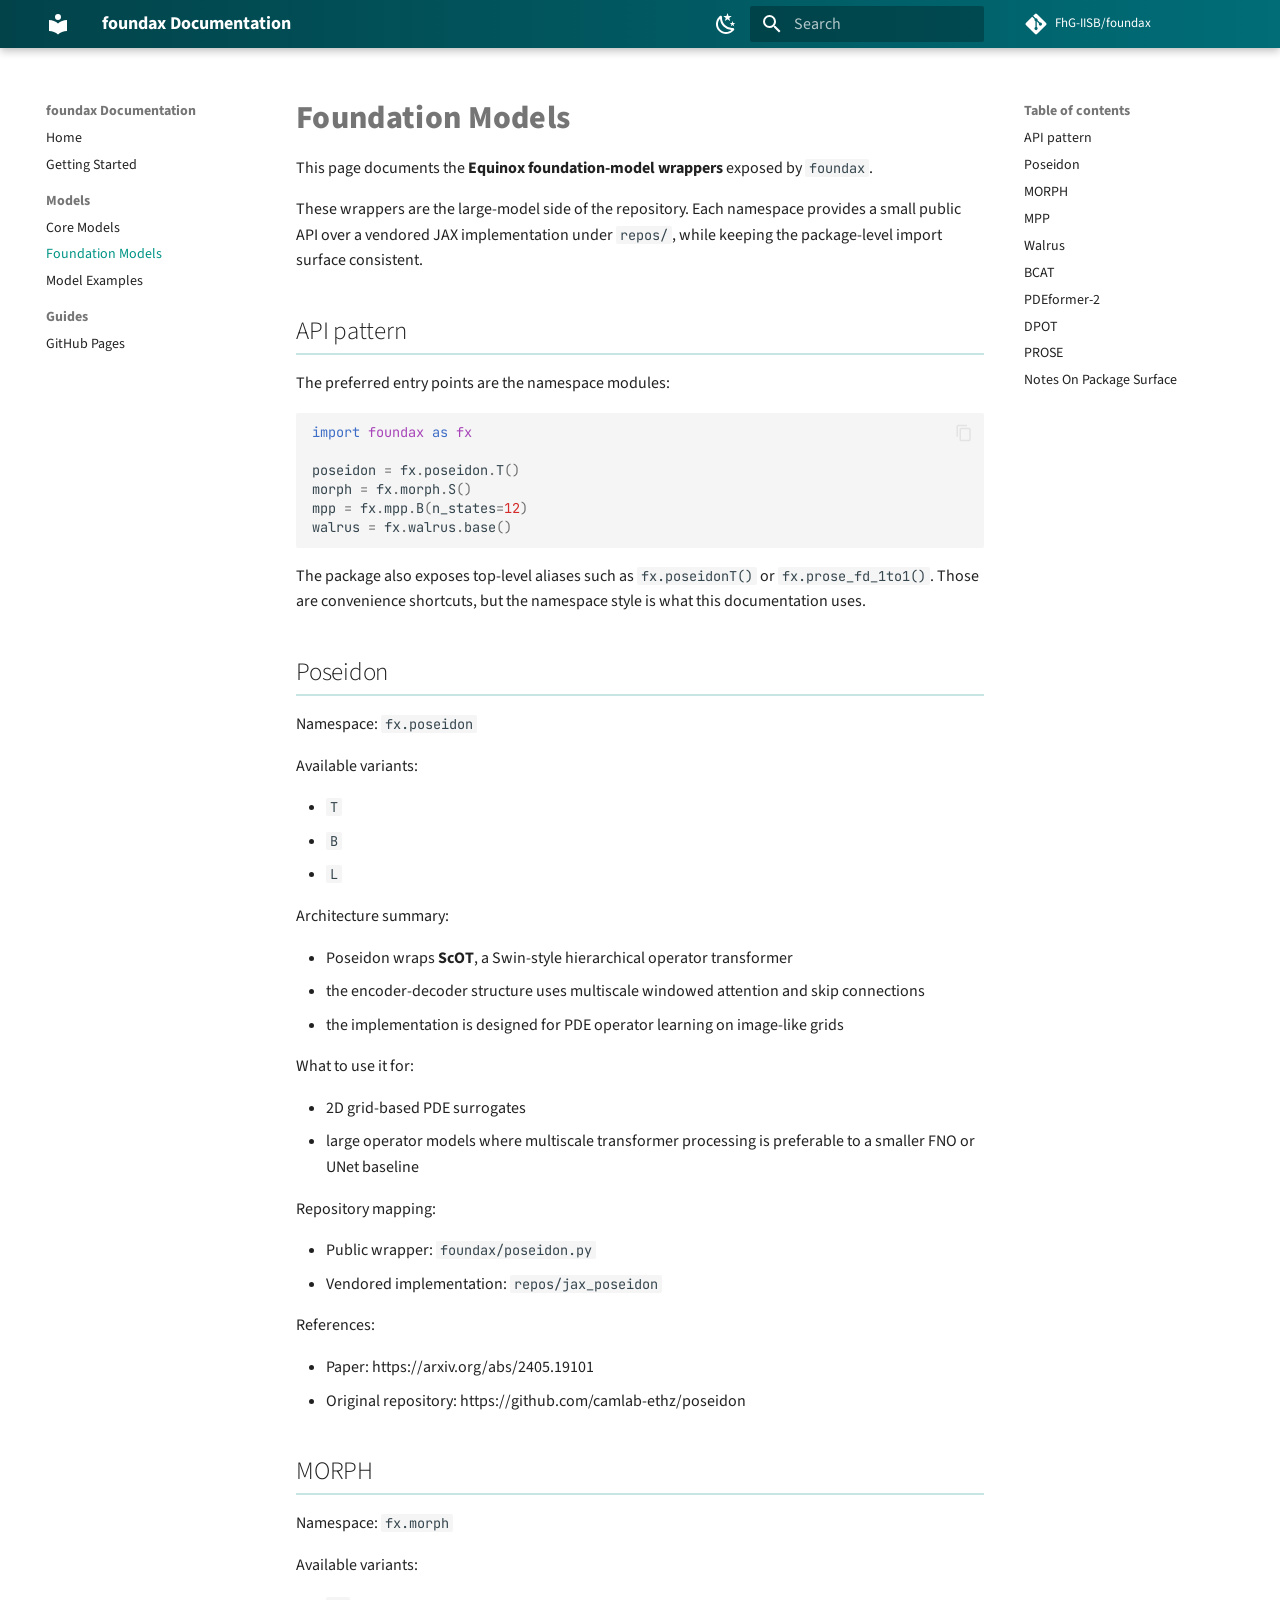
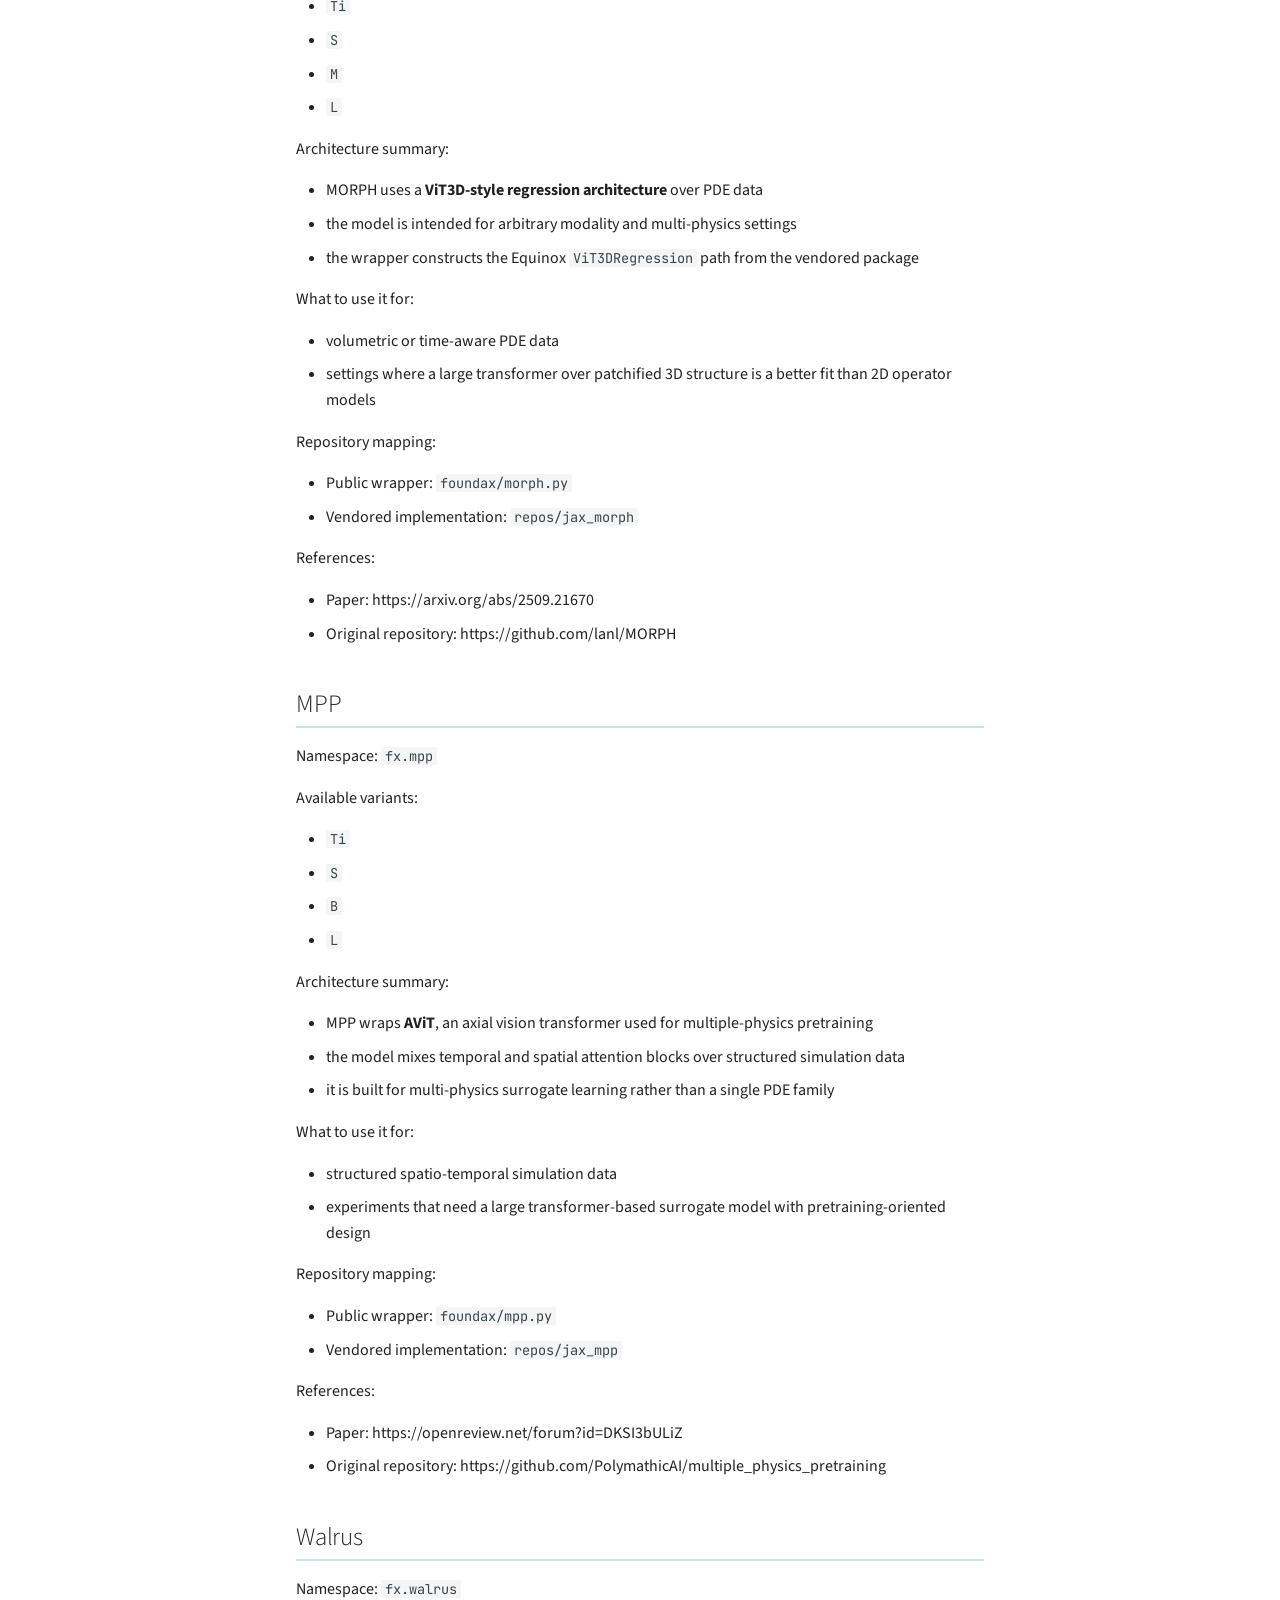
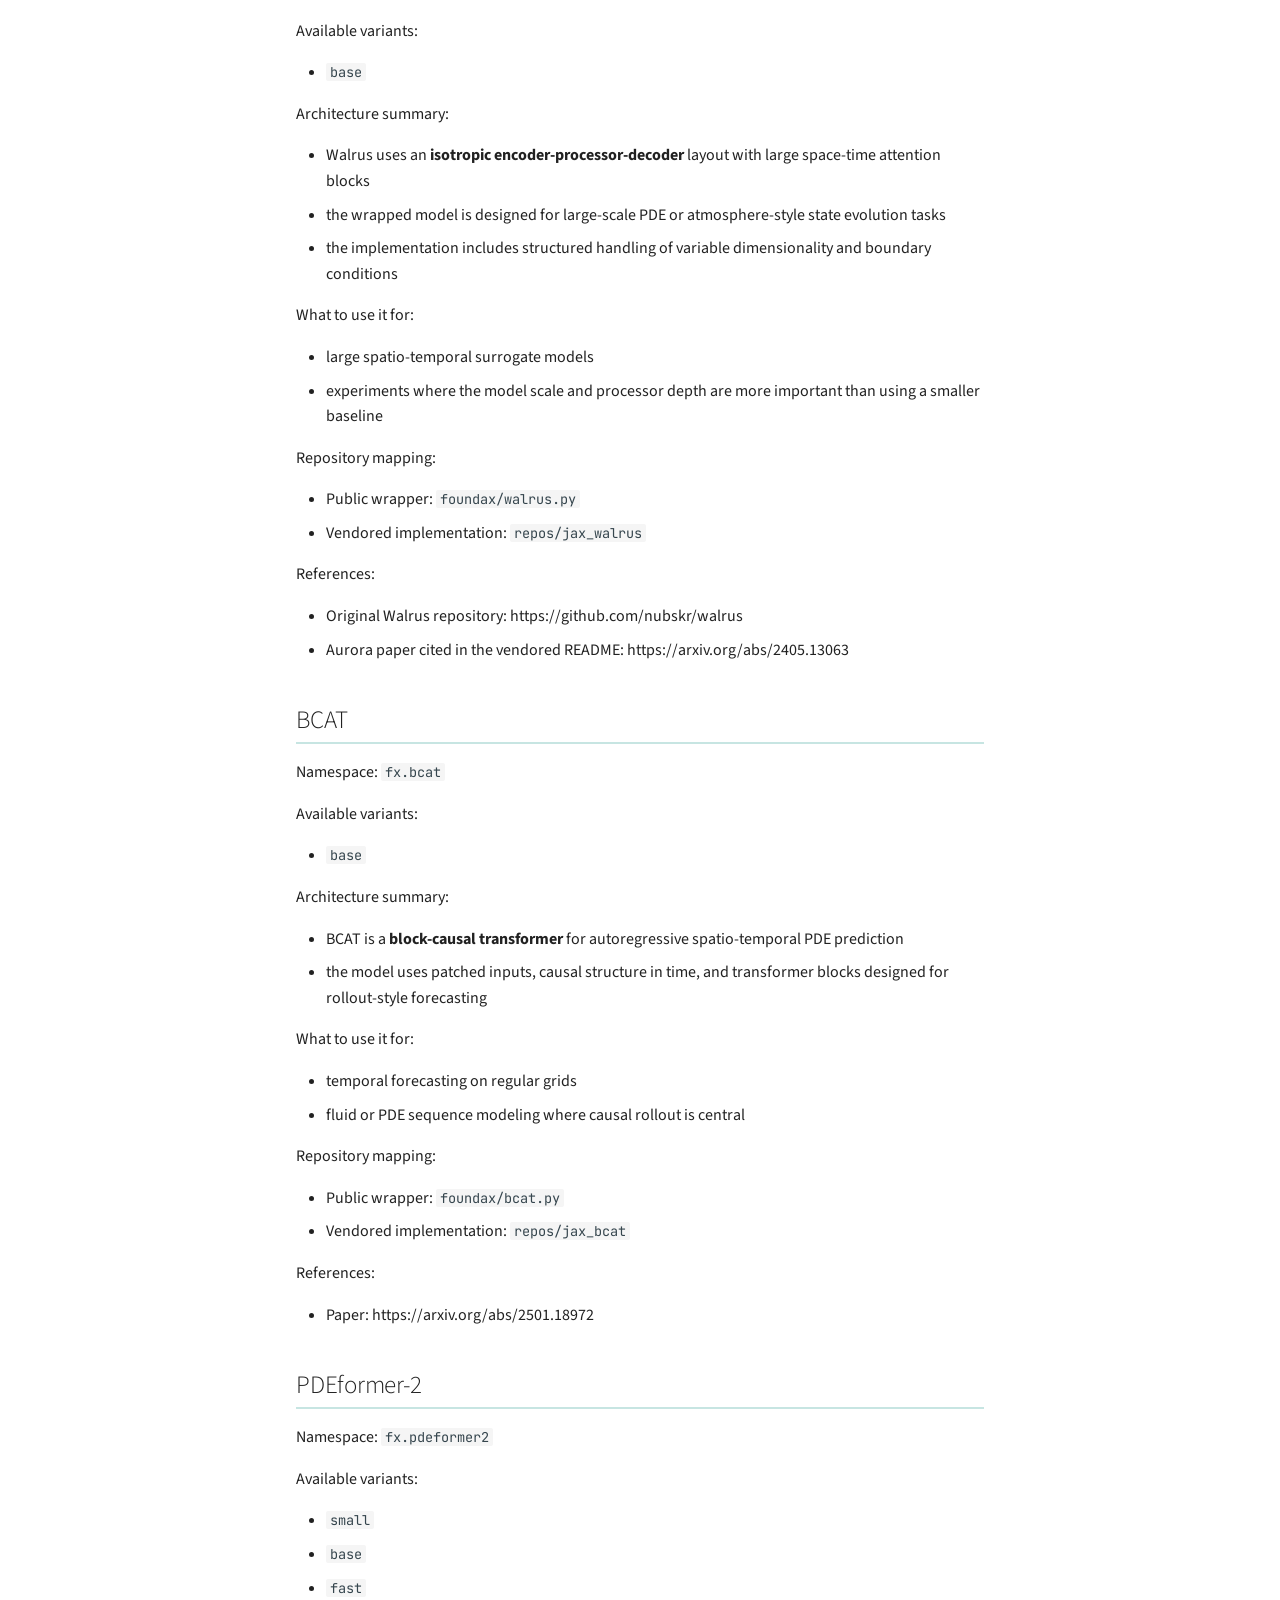
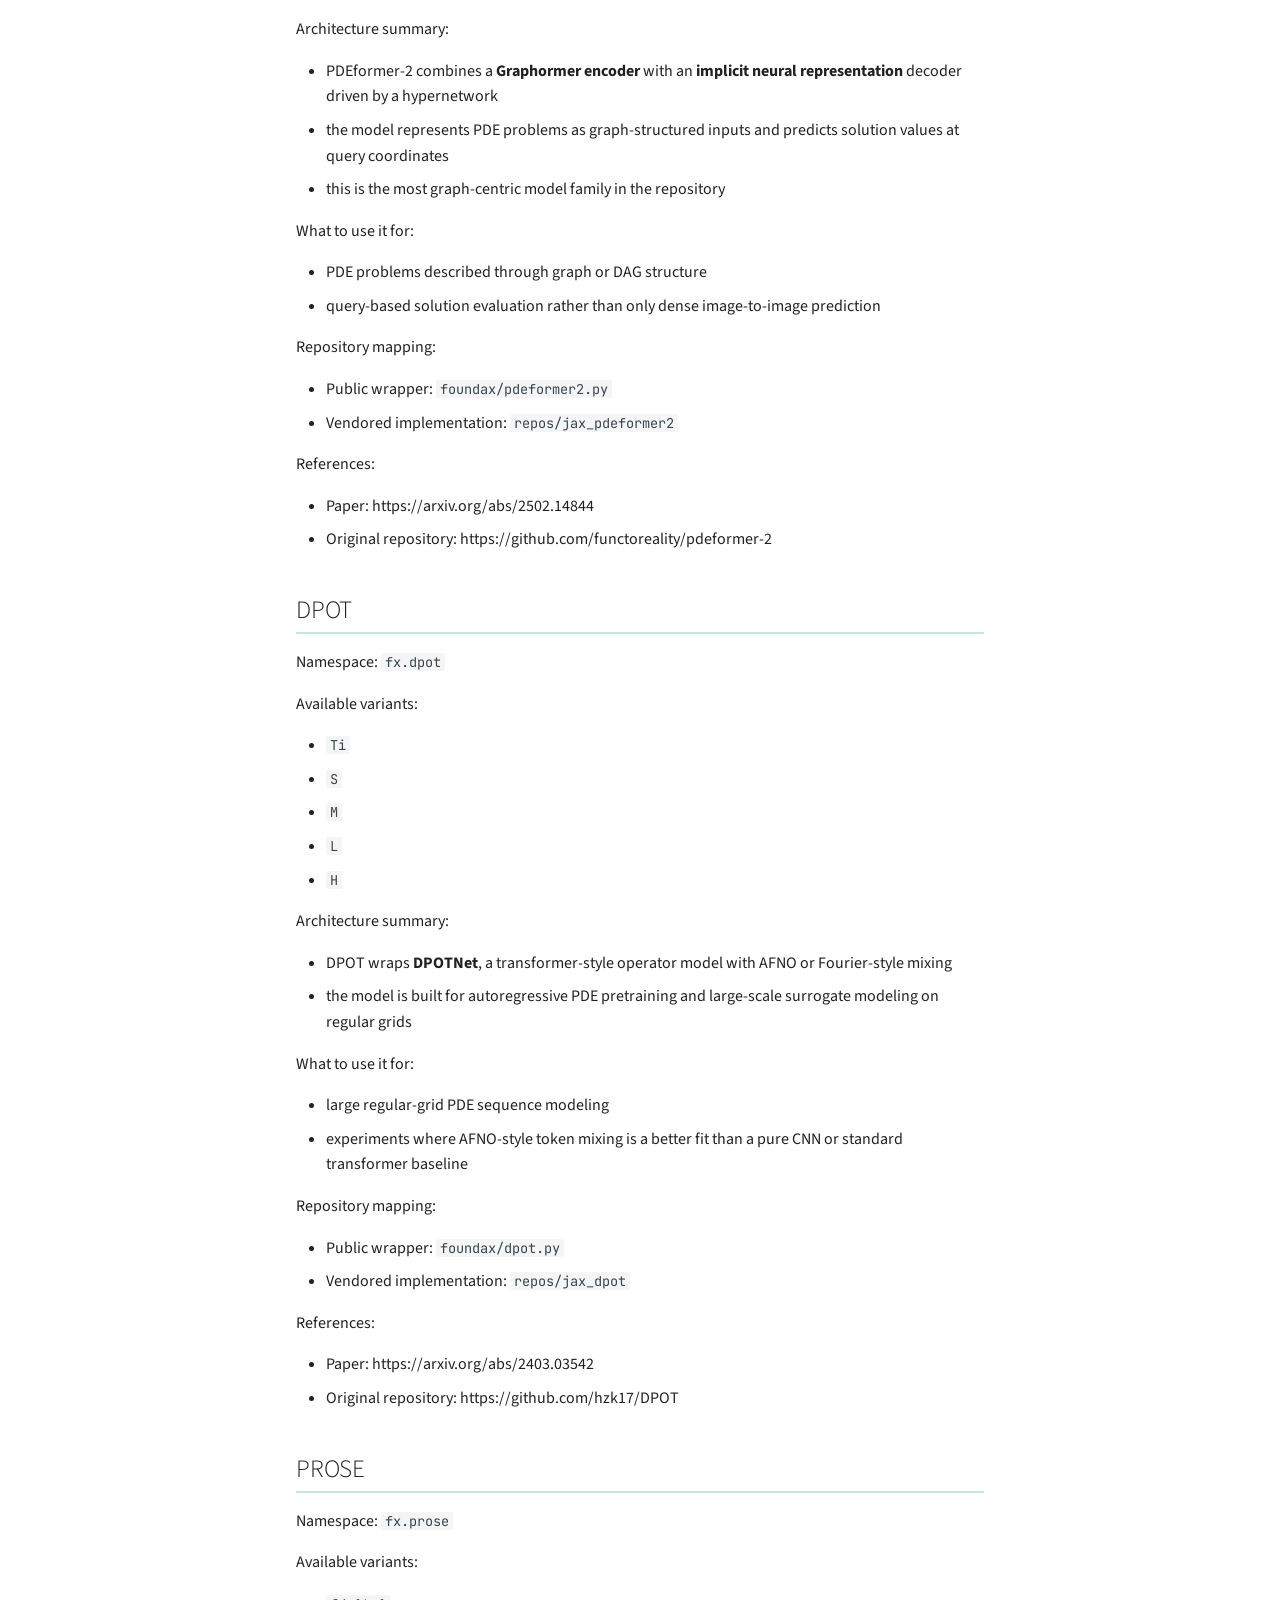
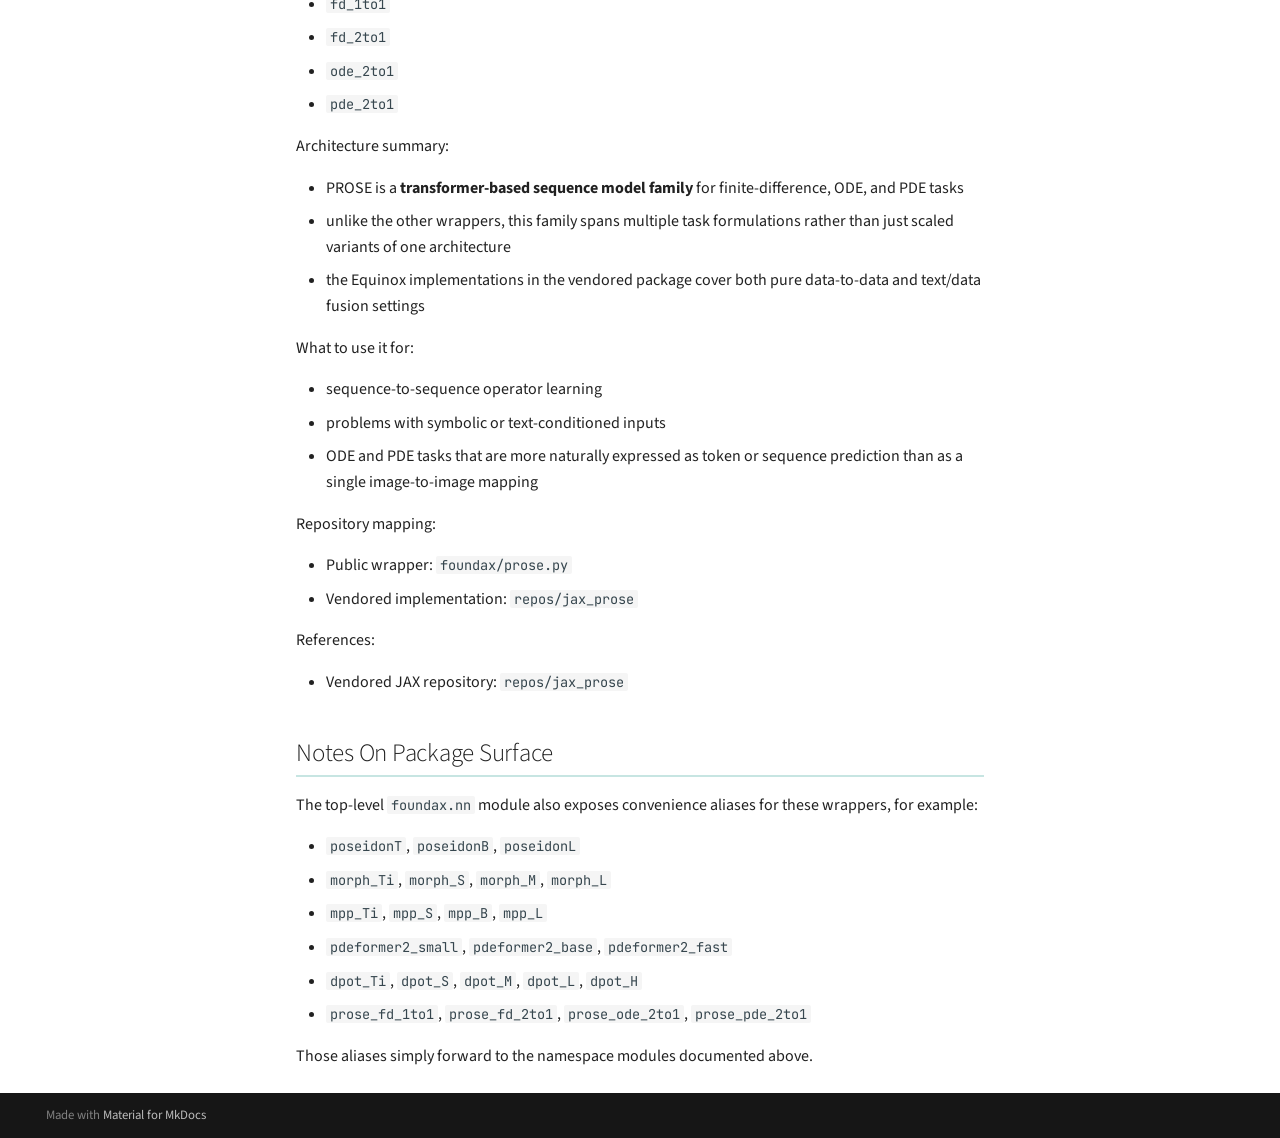
<file: site/equinox-architectures/index.html>
<!doctype html>
<html lang="en" class="no-js">
  <head>
    
      <meta charset="utf-8">
      <meta name="viewport" content="width=device-width,initial-scale=1">
      
        <meta name="description" content="Unified Equinox-first model surface for operator learning and PDE foundation models">
      
      
      
        <link rel="canonical" href="https://fhg-iisb.github.io/foundax/equinox-architectures/">
      
      
        <link rel="prev" href="../core-models/">
      
      
        <link rel="next" href="../model-examples/">
      
      
      <link rel="icon" href="../assets/images/favicon.png">
      <meta name="generator" content="mkdocs-1.5.3, mkdocs-material-9.2.7">
    
    
      
        <title>Foundation Models - foundax Documentation</title>
      
    
    
      <link rel="stylesheet" href="../assets/stylesheets/main.046329b4.min.css">
      
        
        <link rel="stylesheet" href="../assets/stylesheets/palette.85d0ee34.min.css">
      
      


    
    
      
    
    
      
        
        
        <link rel="preconnect" href="https://fonts.gstatic.com" crossorigin>
        <link rel="stylesheet" href="https://fonts.googleapis.com/css?family=Source+Sans+3:300,300i,400,400i,700,700i%7CJetBrains+Mono:400,400i,700,700i&display=fallback">
        <style>:root{--md-text-font:"Source Sans 3";--md-code-font:"JetBrains Mono"}</style>
      
    
    
      <link rel="stylesheet" href="../stylesheets/extra.css">
    
    <script>__md_scope=new URL("..",location),__md_hash=e=>[...e].reduce((e,_)=>(e<<5)-e+_.charCodeAt(0),0),__md_get=(e,_=localStorage,t=__md_scope)=>JSON.parse(_.getItem(t.pathname+"."+e)),__md_set=(e,_,t=localStorage,a=__md_scope)=>{try{t.setItem(a.pathname+"."+e,JSON.stringify(_))}catch(e){}}</script>
    
      

    
    
    
  </head>
  
  
    
    
      
    
    
    
    
    <body dir="ltr" data-md-color-scheme="default" data-md-color-primary="teal" data-md-color-accent="amber">
  
    
    
      <script>var palette=__md_get("__palette");if(palette&&"object"==typeof palette.color)for(var key of Object.keys(palette.color))document.body.setAttribute("data-md-color-"+key,palette.color[key])</script>
    
    <input class="md-toggle" data-md-toggle="drawer" type="checkbox" id="__drawer" autocomplete="off">
    <input class="md-toggle" data-md-toggle="search" type="checkbox" id="__search" autocomplete="off">
    <label class="md-overlay" for="__drawer"></label>
    <div data-md-component="skip">
      
        
        <a href="#foundation-models" class="md-skip">
          Skip to content
        </a>
      
    </div>
    <div data-md-component="announce">
      
    </div>
    
    
      

  

<header class="md-header md-header--shadow" data-md-component="header">
  <nav class="md-header__inner md-grid" aria-label="Header">
    <a href=".." title="foundax Documentation" class="md-header__button md-logo" aria-label="foundax Documentation" data-md-component="logo">
      
  
  <svg xmlns="http://www.w3.org/2000/svg" viewBox="0 0 24 24"><path d="M12 8a3 3 0 0 0 3-3 3 3 0 0 0-3-3 3 3 0 0 0-3 3 3 3 0 0 0 3 3m0 3.54C9.64 9.35 6.5 8 3 8v11c3.5 0 6.64 1.35 9 3.54 2.36-2.19 5.5-3.54 9-3.54V8c-3.5 0-6.64 1.35-9 3.54Z"/></svg>

    </a>
    <label class="md-header__button md-icon" for="__drawer">
      
      <svg xmlns="http://www.w3.org/2000/svg" viewBox="0 0 24 24"><path d="M3 6h18v2H3V6m0 5h18v2H3v-2m0 5h18v2H3v-2Z"/></svg>
    </label>
    <div class="md-header__title" data-md-component="header-title">
      <div class="md-header__ellipsis">
        <div class="md-header__topic">
          <span class="md-ellipsis">
            foundax Documentation
          </span>
        </div>
        <div class="md-header__topic" data-md-component="header-topic">
          <span class="md-ellipsis">
            
              Foundation Models
            
          </span>
        </div>
      </div>
    </div>
    
      
        <form class="md-header__option" data-md-component="palette">
  
    
    
    
    <input class="md-option" data-md-color-media="" data-md-color-scheme="default" data-md-color-primary="teal" data-md-color-accent="amber"  aria-label="Switch to dark mode"  type="radio" name="__palette" id="__palette_1">
    
      <label class="md-header__button md-icon" title="Switch to dark mode" for="__palette_2" hidden>
        <svg xmlns="http://www.w3.org/2000/svg" viewBox="0 0 24 24"><path d="m17.75 4.09-2.53 1.94.91 3.06-2.63-1.81-2.63 1.81.91-3.06-2.53-1.94L12.44 4l1.06-3 1.06 3 3.19.09m3.5 6.91-1.64 1.25.59 1.98-1.7-1.17-1.7 1.17.59-1.98L15.75 11l2.06-.05L18.5 9l.69 1.95 2.06.05m-2.28 4.95c.83-.08 1.72 1.1 1.19 1.85-.32.45-.66.87-1.08 1.27C15.17 23 8.84 23 4.94 19.07c-3.91-3.9-3.91-10.24 0-14.14.4-.4.82-.76 1.27-1.08.75-.53 1.93.36 1.85 1.19-.27 2.86.69 5.83 2.89 8.02a9.96 9.96 0 0 0 8.02 2.89m-1.64 2.02a12.08 12.08 0 0 1-7.8-3.47c-2.17-2.19-3.33-5-3.49-7.82-2.81 3.14-2.7 7.96.31 10.98 3.02 3.01 7.84 3.12 10.98.31Z"/></svg>
      </label>
    
  
    
    
    
    <input class="md-option" data-md-color-media="" data-md-color-scheme="slate" data-md-color-primary="teal" data-md-color-accent="amber"  aria-label="Switch to light mode"  type="radio" name="__palette" id="__palette_2">
    
      <label class="md-header__button md-icon" title="Switch to light mode" for="__palette_1" hidden>
        <svg xmlns="http://www.w3.org/2000/svg" viewBox="0 0 24 24"><path d="M12 7a5 5 0 0 1 5 5 5 5 0 0 1-5 5 5 5 0 0 1-5-5 5 5 0 0 1 5-5m0 2a3 3 0 0 0-3 3 3 3 0 0 0 3 3 3 3 0 0 0 3-3 3 3 0 0 0-3-3m0-7 2.39 3.42C13.65 5.15 12.84 5 12 5c-.84 0-1.65.15-2.39.42L12 2M3.34 7l4.16-.35A7.2 7.2 0 0 0 5.94 8.5c-.44.74-.69 1.5-.83 2.29L3.34 7m.02 10 1.76-3.77a7.131 7.131 0 0 0 2.38 4.14L3.36 17M20.65 7l-1.77 3.79a7.023 7.023 0 0 0-2.38-4.15l4.15.36m-.01 10-4.14.36c.59-.51 1.12-1.14 1.54-1.86.42-.73.69-1.5.83-2.29L20.64 17M12 22l-2.41-3.44c.74.27 1.55.44 2.41.44.82 0 1.63-.17 2.37-.44L12 22Z"/></svg>
      </label>
    
  
</form>
      
    
    
    
      <label class="md-header__button md-icon" for="__search">
        
        <svg xmlns="http://www.w3.org/2000/svg" viewBox="0 0 24 24"><path d="M9.5 3A6.5 6.5 0 0 1 16 9.5c0 1.61-.59 3.09-1.56 4.23l.27.27h.79l5 5-1.5 1.5-5-5v-.79l-.27-.27A6.516 6.516 0 0 1 9.5 16 6.5 6.5 0 0 1 3 9.5 6.5 6.5 0 0 1 9.5 3m0 2C7 5 5 7 5 9.5S7 14 9.5 14 14 12 14 9.5 12 5 9.5 5Z"/></svg>
      </label>
      <div class="md-search" data-md-component="search" role="dialog">
  <label class="md-search__overlay" for="__search"></label>
  <div class="md-search__inner" role="search">
    <form class="md-search__form" name="search">
      <input type="text" class="md-search__input" name="query" aria-label="Search" placeholder="Search" autocapitalize="off" autocorrect="off" autocomplete="off" spellcheck="false" data-md-component="search-query" required>
      <label class="md-search__icon md-icon" for="__search">
        
        <svg xmlns="http://www.w3.org/2000/svg" viewBox="0 0 24 24"><path d="M9.5 3A6.5 6.5 0 0 1 16 9.5c0 1.61-.59 3.09-1.56 4.23l.27.27h.79l5 5-1.5 1.5-5-5v-.79l-.27-.27A6.516 6.516 0 0 1 9.5 16 6.5 6.5 0 0 1 3 9.5 6.5 6.5 0 0 1 9.5 3m0 2C7 5 5 7 5 9.5S7 14 9.5 14 14 12 14 9.5 12 5 9.5 5Z"/></svg>
        
        <svg xmlns="http://www.w3.org/2000/svg" viewBox="0 0 24 24"><path d="M20 11v2H8l5.5 5.5-1.42 1.42L4.16 12l7.92-7.92L13.5 5.5 8 11h12Z"/></svg>
      </label>
      <nav class="md-search__options" aria-label="Search">
        
        <button type="reset" class="md-search__icon md-icon" title="Clear" aria-label="Clear" tabindex="-1">
          
          <svg xmlns="http://www.w3.org/2000/svg" viewBox="0 0 24 24"><path d="M19 6.41 17.59 5 12 10.59 6.41 5 5 6.41 10.59 12 5 17.59 6.41 19 12 13.41 17.59 19 19 17.59 13.41 12 19 6.41Z"/></svg>
        </button>
      </nav>
      
        <div class="md-search__suggest" data-md-component="search-suggest"></div>
      
    </form>
    <div class="md-search__output">
      <div class="md-search__scrollwrap" data-md-scrollfix>
        <div class="md-search-result" data-md-component="search-result">
          <div class="md-search-result__meta">
            Initializing search
          </div>
          <ol class="md-search-result__list" role="presentation"></ol>
        </div>
      </div>
    </div>
  </div>
</div>
    
    
      <div class="md-header__source">
        <a href="https://github.com/FhG-IISB/foundax" title="Go to repository" class="md-source" data-md-component="source">
  <div class="md-source__icon md-icon">
    
    <svg xmlns="http://www.w3.org/2000/svg" viewBox="0 0 448 512"><!--! Font Awesome Free 6.4.2 by @fontawesome - https://fontawesome.com License - https://fontawesome.com/license/free (Icons: CC BY 4.0, Fonts: SIL OFL 1.1, Code: MIT License) Copyright 2023 Fonticons, Inc.--><path d="M439.55 236.05 244 40.45a28.87 28.87 0 0 0-40.81 0l-40.66 40.63 51.52 51.52c27.06-9.14 52.68 16.77 43.39 43.68l49.66 49.66c34.23-11.8 61.18 31 35.47 56.69-26.49 26.49-70.21-2.87-56-37.34L240.22 199v121.85c25.3 12.54 22.26 41.85 9.08 55a34.34 34.34 0 0 1-48.55 0c-17.57-17.6-11.07-46.91 11.25-56v-123c-20.8-8.51-24.6-30.74-18.64-45L142.57 101 8.45 235.14a28.86 28.86 0 0 0 0 40.81l195.61 195.6a28.86 28.86 0 0 0 40.8 0l194.69-194.69a28.86 28.86 0 0 0 0-40.81z"/></svg>
  </div>
  <div class="md-source__repository">
    FhG-IISB/foundax
  </div>
</a>
      </div>
    
  </nav>
  
</header>
    
    <div class="md-container" data-md-component="container">
      
      
        
          
        
      
      <main class="md-main" data-md-component="main">
        <div class="md-main__inner md-grid">
          
            
              
              <div class="md-sidebar md-sidebar--primary" data-md-component="sidebar" data-md-type="navigation" >
                <div class="md-sidebar__scrollwrap">
                  <div class="md-sidebar__inner">
                    



<nav class="md-nav md-nav--primary" aria-label="Navigation" data-md-level="0">
  <label class="md-nav__title" for="__drawer">
    <a href=".." title="foundax Documentation" class="md-nav__button md-logo" aria-label="foundax Documentation" data-md-component="logo">
      
  
  <svg xmlns="http://www.w3.org/2000/svg" viewBox="0 0 24 24"><path d="M12 8a3 3 0 0 0 3-3 3 3 0 0 0-3-3 3 3 0 0 0-3 3 3 3 0 0 0 3 3m0 3.54C9.64 9.35 6.5 8 3 8v11c3.5 0 6.64 1.35 9 3.54 2.36-2.19 5.5-3.54 9-3.54V8c-3.5 0-6.64 1.35-9 3.54Z"/></svg>

    </a>
    foundax Documentation
  </label>
  
    <div class="md-nav__source">
      <a href="https://github.com/FhG-IISB/foundax" title="Go to repository" class="md-source" data-md-component="source">
  <div class="md-source__icon md-icon">
    
    <svg xmlns="http://www.w3.org/2000/svg" viewBox="0 0 448 512"><!--! Font Awesome Free 6.4.2 by @fontawesome - https://fontawesome.com License - https://fontawesome.com/license/free (Icons: CC BY 4.0, Fonts: SIL OFL 1.1, Code: MIT License) Copyright 2023 Fonticons, Inc.--><path d="M439.55 236.05 244 40.45a28.87 28.87 0 0 0-40.81 0l-40.66 40.63 51.52 51.52c27.06-9.14 52.68 16.77 43.39 43.68l49.66 49.66c34.23-11.8 61.18 31 35.47 56.69-26.49 26.49-70.21-2.87-56-37.34L240.22 199v121.85c25.3 12.54 22.26 41.85 9.08 55a34.34 34.34 0 0 1-48.55 0c-17.57-17.6-11.07-46.91 11.25-56v-123c-20.8-8.51-24.6-30.74-18.64-45L142.57 101 8.45 235.14a28.86 28.86 0 0 0 0 40.81l195.61 195.6a28.86 28.86 0 0 0 40.8 0l194.69-194.69a28.86 28.86 0 0 0 0-40.81z"/></svg>
  </div>
  <div class="md-source__repository">
    FhG-IISB/foundax
  </div>
</a>
    </div>
  
  <ul class="md-nav__list" data-md-scrollfix>
    
      
      
  
  
  
    <li class="md-nav__item">
      <a href=".." class="md-nav__link">
        
  
  <span class="md-ellipsis">
    Home
  </span>
  

      </a>
    </li>
  

    
      
      
  
  
  
    <li class="md-nav__item">
      <a href="../getting-started/" class="md-nav__link">
        
  
  <span class="md-ellipsis">
    Getting Started
  </span>
  

      </a>
    </li>
  

    
      
      
  
  
    
  
  
    
    
    
      
    
    <li class="md-nav__item md-nav__item--active md-nav__item--section md-nav__item--nested">
      
        
        
        
        
        <input class="md-nav__toggle md-toggle " type="checkbox" id="__nav_3" checked>
        
          <label class="md-nav__link" for="__nav_3" id="__nav_3_label" tabindex="0">
            
  
  <span class="md-ellipsis">
    Models
  </span>
  

            <span class="md-nav__icon md-icon"></span>
          </label>
        
        <nav class="md-nav" data-md-level="1" aria-labelledby="__nav_3_label" aria-expanded="true">
          <label class="md-nav__title" for="__nav_3">
            <span class="md-nav__icon md-icon"></span>
            Models
          </label>
          <ul class="md-nav__list" data-md-scrollfix>
            
              
                
  
  
  
    <li class="md-nav__item">
      <a href="../core-models/" class="md-nav__link">
        
  
  <span class="md-ellipsis">
    Core Models
  </span>
  

      </a>
    </li>
  

              
            
              
                
  
  
    
  
  
    <li class="md-nav__item md-nav__item--active">
      
      <input class="md-nav__toggle md-toggle" type="checkbox" id="__toc">
      
      
        
      
      
        <label class="md-nav__link md-nav__link--active" for="__toc">
          
  
  <span class="md-ellipsis">
    Foundation Models
  </span>
  

          <span class="md-nav__icon md-icon"></span>
        </label>
      
      <a href="./" class="md-nav__link md-nav__link--active">
        
  
  <span class="md-ellipsis">
    Foundation Models
  </span>
  

      </a>
      
        

<nav class="md-nav md-nav--secondary" aria-label="Table of contents">
  
  
  
    
  
  
    <label class="md-nav__title" for="__toc">
      <span class="md-nav__icon md-icon"></span>
      Table of contents
    </label>
    <ul class="md-nav__list" data-md-component="toc" data-md-scrollfix>
      
        <li class="md-nav__item">
  <a href="#api-pattern" class="md-nav__link">
    API pattern
  </a>
  
</li>
      
        <li class="md-nav__item">
  <a href="#poseidon" class="md-nav__link">
    Poseidon
  </a>
  
</li>
      
        <li class="md-nav__item">
  <a href="#morph" class="md-nav__link">
    MORPH
  </a>
  
</li>
      
        <li class="md-nav__item">
  <a href="#mpp" class="md-nav__link">
    MPP
  </a>
  
</li>
      
        <li class="md-nav__item">
  <a href="#walrus" class="md-nav__link">
    Walrus
  </a>
  
</li>
      
        <li class="md-nav__item">
  <a href="#bcat" class="md-nav__link">
    BCAT
  </a>
  
</li>
      
        <li class="md-nav__item">
  <a href="#pdeformer-2" class="md-nav__link">
    PDEformer-2
  </a>
  
</li>
      
        <li class="md-nav__item">
  <a href="#dpot" class="md-nav__link">
    DPOT
  </a>
  
</li>
      
        <li class="md-nav__item">
  <a href="#prose" class="md-nav__link">
    PROSE
  </a>
  
</li>
      
        <li class="md-nav__item">
  <a href="#notes-on-package-surface" class="md-nav__link">
    Notes On Package Surface
  </a>
  
</li>
      
    </ul>
  
</nav>
      
    </li>
  

              
            
              
                
  
  
  
    <li class="md-nav__item">
      <a href="../model-examples/" class="md-nav__link">
        
  
  <span class="md-ellipsis">
    Model Examples
  </span>
  

      </a>
    </li>
  

              
            
          </ul>
        </nav>
      
    </li>
  

    
      
      
  
  
  
    
    
    
      
    
    <li class="md-nav__item md-nav__item--section md-nav__item--nested">
      
        
        
        
        
        <input class="md-nav__toggle md-toggle " type="checkbox" id="__nav_4" >
        
          <label class="md-nav__link" for="__nav_4" id="__nav_4_label" tabindex="0">
            
  
  <span class="md-ellipsis">
    Guides
  </span>
  

            <span class="md-nav__icon md-icon"></span>
          </label>
        
        <nav class="md-nav" data-md-level="1" aria-labelledby="__nav_4_label" aria-expanded="false">
          <label class="md-nav__title" for="__nav_4">
            <span class="md-nav__icon md-icon"></span>
            Guides
          </label>
          <ul class="md-nav__list" data-md-scrollfix>
            
              
                
  
  
  
    <li class="md-nav__item">
      <a href="../github-pages/" class="md-nav__link">
        
  
  <span class="md-ellipsis">
    GitHub Pages
  </span>
  

      </a>
    </li>
  

              
            
          </ul>
        </nav>
      
    </li>
  

    
  </ul>
</nav>
                  </div>
                </div>
              </div>
            
            
              
              <div class="md-sidebar md-sidebar--secondary" data-md-component="sidebar" data-md-type="toc" >
                <div class="md-sidebar__scrollwrap">
                  <div class="md-sidebar__inner">
                    

<nav class="md-nav md-nav--secondary" aria-label="Table of contents">
  
  
  
    
  
  
    <label class="md-nav__title" for="__toc">
      <span class="md-nav__icon md-icon"></span>
      Table of contents
    </label>
    <ul class="md-nav__list" data-md-component="toc" data-md-scrollfix>
      
        <li class="md-nav__item">
  <a href="#api-pattern" class="md-nav__link">
    API pattern
  </a>
  
</li>
      
        <li class="md-nav__item">
  <a href="#poseidon" class="md-nav__link">
    Poseidon
  </a>
  
</li>
      
        <li class="md-nav__item">
  <a href="#morph" class="md-nav__link">
    MORPH
  </a>
  
</li>
      
        <li class="md-nav__item">
  <a href="#mpp" class="md-nav__link">
    MPP
  </a>
  
</li>
      
        <li class="md-nav__item">
  <a href="#walrus" class="md-nav__link">
    Walrus
  </a>
  
</li>
      
        <li class="md-nav__item">
  <a href="#bcat" class="md-nav__link">
    BCAT
  </a>
  
</li>
      
        <li class="md-nav__item">
  <a href="#pdeformer-2" class="md-nav__link">
    PDEformer-2
  </a>
  
</li>
      
        <li class="md-nav__item">
  <a href="#dpot" class="md-nav__link">
    DPOT
  </a>
  
</li>
      
        <li class="md-nav__item">
  <a href="#prose" class="md-nav__link">
    PROSE
  </a>
  
</li>
      
        <li class="md-nav__item">
  <a href="#notes-on-package-surface" class="md-nav__link">
    Notes On Package Surface
  </a>
  
</li>
      
    </ul>
  
</nav>
                  </div>
                </div>
              </div>
            
          
          
            <div class="md-content" data-md-component="content">
              <article class="md-content__inner md-typeset">
                
                  

  
  


<h1 id="foundation-models">Foundation Models</h1>
<p>This page documents the <strong>Equinox foundation-model wrappers</strong> exposed by <code>foundax</code>.</p>
<p>These wrappers are the large-model side of the repository. Each namespace provides a small public API over a vendored JAX implementation under <code>repos/</code>, while keeping the package-level import surface consistent.</p>
<h2 id="api-pattern">API pattern</h2>
<p>The preferred entry points are the namespace modules:</p>
<div class="highlight"><pre><span></span><code><a id="__codelineno-0-1" name="__codelineno-0-1" href="#__codelineno-0-1"></a><span class="kn">import</span> <span class="nn">foundax</span> <span class="k">as</span> <span class="nn">fx</span>
<a id="__codelineno-0-2" name="__codelineno-0-2" href="#__codelineno-0-2"></a>
<a id="__codelineno-0-3" name="__codelineno-0-3" href="#__codelineno-0-3"></a><span class="n">poseidon</span> <span class="o">=</span> <span class="n">fx</span><span class="o">.</span><span class="n">poseidon</span><span class="o">.</span><span class="n">T</span><span class="p">()</span>
<a id="__codelineno-0-4" name="__codelineno-0-4" href="#__codelineno-0-4"></a><span class="n">morph</span> <span class="o">=</span> <span class="n">fx</span><span class="o">.</span><span class="n">morph</span><span class="o">.</span><span class="n">S</span><span class="p">()</span>
<a id="__codelineno-0-5" name="__codelineno-0-5" href="#__codelineno-0-5"></a><span class="n">mpp</span> <span class="o">=</span> <span class="n">fx</span><span class="o">.</span><span class="n">mpp</span><span class="o">.</span><span class="n">B</span><span class="p">(</span><span class="n">n_states</span><span class="o">=</span><span class="mi">12</span><span class="p">)</span>
<a id="__codelineno-0-6" name="__codelineno-0-6" href="#__codelineno-0-6"></a><span class="n">walrus</span> <span class="o">=</span> <span class="n">fx</span><span class="o">.</span><span class="n">walrus</span><span class="o">.</span><span class="n">base</span><span class="p">()</span>
</code></pre></div>
<p>The package also exposes top-level aliases such as <code>fx.poseidonT()</code> or <code>fx.prose_fd_1to1()</code>. Those are convenience shortcuts, but the namespace style is what this documentation uses.</p>
<h2 id="poseidon">Poseidon</h2>
<p>Namespace: <code>fx.poseidon</code></p>
<p>Available variants:</p>
<ul>
<li><code>T</code></li>
<li><code>B</code></li>
<li><code>L</code></li>
</ul>
<p>Architecture summary:</p>
<ul>
<li>Poseidon wraps <strong>ScOT</strong>, a Swin-style hierarchical operator transformer</li>
<li>the encoder-decoder structure uses multiscale windowed attention and skip connections</li>
<li>the implementation is designed for PDE operator learning on image-like grids</li>
</ul>
<p>What to use it for:</p>
<ul>
<li>2D grid-based PDE surrogates</li>
<li>large operator models where multiscale transformer processing is preferable to a smaller FNO or UNet baseline</li>
</ul>
<p>Repository mapping:</p>
<ul>
<li>Public wrapper: <code>foundax/poseidon.py</code></li>
<li>Vendored implementation: <code>repos/jax_poseidon</code></li>
</ul>
<p>References:</p>
<ul>
<li>Paper: https://arxiv.org/abs/2405.19101</li>
<li>Original repository: https://github.com/camlab-ethz/poseidon</li>
</ul>
<h2 id="morph">MORPH</h2>
<p>Namespace: <code>fx.morph</code></p>
<p>Available variants:</p>
<ul>
<li><code>Ti</code></li>
<li><code>S</code></li>
<li><code>M</code></li>
<li><code>L</code></li>
</ul>
<p>Architecture summary:</p>
<ul>
<li>MORPH uses a <strong>ViT3D-style regression architecture</strong> over PDE data</li>
<li>the model is intended for arbitrary modality and multi-physics settings</li>
<li>the wrapper constructs the Equinox <code>ViT3DRegression</code> path from the vendored package</li>
</ul>
<p>What to use it for:</p>
<ul>
<li>volumetric or time-aware PDE data</li>
<li>settings where a large transformer over patchified 3D structure is a better fit than 2D operator models</li>
</ul>
<p>Repository mapping:</p>
<ul>
<li>Public wrapper: <code>foundax/morph.py</code></li>
<li>Vendored implementation: <code>repos/jax_morph</code></li>
</ul>
<p>References:</p>
<ul>
<li>Paper: https://arxiv.org/abs/2509.21670</li>
<li>Original repository: https://github.com/lanl/MORPH</li>
</ul>
<h2 id="mpp">MPP</h2>
<p>Namespace: <code>fx.mpp</code></p>
<p>Available variants:</p>
<ul>
<li><code>Ti</code></li>
<li><code>S</code></li>
<li><code>B</code></li>
<li><code>L</code></li>
</ul>
<p>Architecture summary:</p>
<ul>
<li>MPP wraps <strong>AViT</strong>, an axial vision transformer used for multiple-physics pretraining</li>
<li>the model mixes temporal and spatial attention blocks over structured simulation data</li>
<li>it is built for multi-physics surrogate learning rather than a single PDE family</li>
</ul>
<p>What to use it for:</p>
<ul>
<li>structured spatio-temporal simulation data</li>
<li>experiments that need a large transformer-based surrogate model with pretraining-oriented design</li>
</ul>
<p>Repository mapping:</p>
<ul>
<li>Public wrapper: <code>foundax/mpp.py</code></li>
<li>Vendored implementation: <code>repos/jax_mpp</code></li>
</ul>
<p>References:</p>
<ul>
<li>Paper: https://openreview.net/forum?id=DKSI3bULiZ</li>
<li>Original repository: https://github.com/PolymathicAI/multiple_physics_pretraining</li>
</ul>
<h2 id="walrus">Walrus</h2>
<p>Namespace: <code>fx.walrus</code></p>
<p>Available variants:</p>
<ul>
<li><code>base</code></li>
</ul>
<p>Architecture summary:</p>
<ul>
<li>Walrus uses an <strong>isotropic encoder-processor-decoder</strong> layout with large space-time attention blocks</li>
<li>the wrapped model is designed for large-scale PDE or atmosphere-style state evolution tasks</li>
<li>the implementation includes structured handling of variable dimensionality and boundary conditions</li>
</ul>
<p>What to use it for:</p>
<ul>
<li>large spatio-temporal surrogate models</li>
<li>experiments where the model scale and processor depth are more important than using a smaller baseline</li>
</ul>
<p>Repository mapping:</p>
<ul>
<li>Public wrapper: <code>foundax/walrus.py</code></li>
<li>Vendored implementation: <code>repos/jax_walrus</code></li>
</ul>
<p>References:</p>
<ul>
<li>Original Walrus repository: https://github.com/nubskr/walrus</li>
<li>Aurora paper cited in the vendored README: https://arxiv.org/abs/2405.13063</li>
</ul>
<h2 id="bcat">BCAT</h2>
<p>Namespace: <code>fx.bcat</code></p>
<p>Available variants:</p>
<ul>
<li><code>base</code></li>
</ul>
<p>Architecture summary:</p>
<ul>
<li>BCAT is a <strong>block-causal transformer</strong> for autoregressive spatio-temporal PDE prediction</li>
<li>the model uses patched inputs, causal structure in time, and transformer blocks designed for rollout-style forecasting</li>
</ul>
<p>What to use it for:</p>
<ul>
<li>temporal forecasting on regular grids</li>
<li>fluid or PDE sequence modeling where causal rollout is central</li>
</ul>
<p>Repository mapping:</p>
<ul>
<li>Public wrapper: <code>foundax/bcat.py</code></li>
<li>Vendored implementation: <code>repos/jax_bcat</code></li>
</ul>
<p>References:</p>
<ul>
<li>Paper: https://arxiv.org/abs/2501.18972</li>
</ul>
<h2 id="pdeformer-2">PDEformer-2</h2>
<p>Namespace: <code>fx.pdeformer2</code></p>
<p>Available variants:</p>
<ul>
<li><code>small</code></li>
<li><code>base</code></li>
<li><code>fast</code></li>
</ul>
<p>Architecture summary:</p>
<ul>
<li>PDEformer-2 combines a <strong>Graphormer encoder</strong> with an <strong>implicit neural representation</strong> decoder driven by a hypernetwork</li>
<li>the model represents PDE problems as graph-structured inputs and predicts solution values at query coordinates</li>
<li>this is the most graph-centric model family in the repository</li>
</ul>
<p>What to use it for:</p>
<ul>
<li>PDE problems described through graph or DAG structure</li>
<li>query-based solution evaluation rather than only dense image-to-image prediction</li>
</ul>
<p>Repository mapping:</p>
<ul>
<li>Public wrapper: <code>foundax/pdeformer2.py</code></li>
<li>Vendored implementation: <code>repos/jax_pdeformer2</code></li>
</ul>
<p>References:</p>
<ul>
<li>Paper: https://arxiv.org/abs/2502.14844</li>
<li>Original repository: https://github.com/functoreality/pdeformer-2</li>
</ul>
<h2 id="dpot">DPOT</h2>
<p>Namespace: <code>fx.dpot</code></p>
<p>Available variants:</p>
<ul>
<li><code>Ti</code></li>
<li><code>S</code></li>
<li><code>M</code></li>
<li><code>L</code></li>
<li><code>H</code></li>
</ul>
<p>Architecture summary:</p>
<ul>
<li>DPOT wraps <strong>DPOTNet</strong>, a transformer-style operator model with AFNO or Fourier-style mixing</li>
<li>the model is built for autoregressive PDE pretraining and large-scale surrogate modeling on regular grids</li>
</ul>
<p>What to use it for:</p>
<ul>
<li>large regular-grid PDE sequence modeling</li>
<li>experiments where AFNO-style token mixing is a better fit than a pure CNN or standard transformer baseline</li>
</ul>
<p>Repository mapping:</p>
<ul>
<li>Public wrapper: <code>foundax/dpot.py</code></li>
<li>Vendored implementation: <code>repos/jax_dpot</code></li>
</ul>
<p>References:</p>
<ul>
<li>Paper: https://arxiv.org/abs/2403.03542</li>
<li>Original repository: https://github.com/hzk17/DPOT</li>
</ul>
<h2 id="prose">PROSE</h2>
<p>Namespace: <code>fx.prose</code></p>
<p>Available variants:</p>
<ul>
<li><code>fd_1to1</code></li>
<li><code>fd_2to1</code></li>
<li><code>ode_2to1</code></li>
<li><code>pde_2to1</code></li>
</ul>
<p>Architecture summary:</p>
<ul>
<li>PROSE is a <strong>transformer-based sequence model family</strong> for finite-difference, ODE, and PDE tasks</li>
<li>unlike the other wrappers, this family spans multiple task formulations rather than just scaled variants of one architecture</li>
<li>the Equinox implementations in the vendored package cover both pure data-to-data and text/data fusion settings</li>
</ul>
<p>What to use it for:</p>
<ul>
<li>sequence-to-sequence operator learning</li>
<li>problems with symbolic or text-conditioned inputs</li>
<li>ODE and PDE tasks that are more naturally expressed as token or sequence prediction than as a single image-to-image mapping</li>
</ul>
<p>Repository mapping:</p>
<ul>
<li>Public wrapper: <code>foundax/prose.py</code></li>
<li>Vendored implementation: <code>repos/jax_prose</code></li>
</ul>
<p>References:</p>
<ul>
<li>Vendored JAX repository: <code>repos/jax_prose</code></li>
</ul>
<h2 id="notes-on-package-surface">Notes On Package Surface</h2>
<p>The top-level <code>foundax.nn</code> module also exposes convenience aliases for these wrappers, for example:</p>
<ul>
<li><code>poseidonT</code>, <code>poseidonB</code>, <code>poseidonL</code></li>
<li><code>morph_Ti</code>, <code>morph_S</code>, <code>morph_M</code>, <code>morph_L</code></li>
<li><code>mpp_Ti</code>, <code>mpp_S</code>, <code>mpp_B</code>, <code>mpp_L</code></li>
<li><code>pdeformer2_small</code>, <code>pdeformer2_base</code>, <code>pdeformer2_fast</code></li>
<li><code>dpot_Ti</code>, <code>dpot_S</code>, <code>dpot_M</code>, <code>dpot_L</code>, <code>dpot_H</code></li>
<li><code>prose_fd_1to1</code>, <code>prose_fd_2to1</code>, <code>prose_ode_2to1</code>, <code>prose_pde_2to1</code></li>
</ul>
<p>Those aliases simply forward to the namespace modules documented above.</p>





                
              </article>
            </div>
          
          
        </div>
        
          <button type="button" class="md-top md-icon" data-md-component="top" hidden>
            
            <svg xmlns="http://www.w3.org/2000/svg" viewBox="0 0 24 24"><path d="M13 20h-2V8l-5.5 5.5-1.42-1.42L12 4.16l7.92 7.92-1.42 1.42L13 8v12Z"/></svg>
            Back to top
          </button>
        
      </main>
      
        <footer class="md-footer">
  
  <div class="md-footer-meta md-typeset">
    <div class="md-footer-meta__inner md-grid">
      <div class="md-copyright">
  
  
    Made with
    <a href="https://squidfunk.github.io/mkdocs-material/" target="_blank" rel="noopener">
      Material for MkDocs
    </a>
  
</div>
      
    </div>
  </div>
</footer>
      
    </div>
    <div class="md-dialog" data-md-component="dialog">
      <div class="md-dialog__inner md-typeset"></div>
    </div>
    
    <script id="__config" type="application/json">{"base": "..", "features": ["navigation.sections", "navigation.top", "content.code.copy", "search.suggest", "search.highlight"], "search": "../assets/javascripts/workers/search.dfff1995.min.js", "translations": {"clipboard.copied": "Copied to clipboard", "clipboard.copy": "Copy to clipboard", "search.result.more.one": "1 more on this page", "search.result.more.other": "# more on this page", "search.result.none": "No matching documents", "search.result.one": "1 matching document", "search.result.other": "# matching documents", "search.result.placeholder": "Type to start searching", "search.result.term.missing": "Missing", "select.version": "Select version"}}</script>
    
    
      <script src="../assets/javascripts/bundle.dff1b7c8.min.js"></script>
      
    
  </body>
</html>
</file>
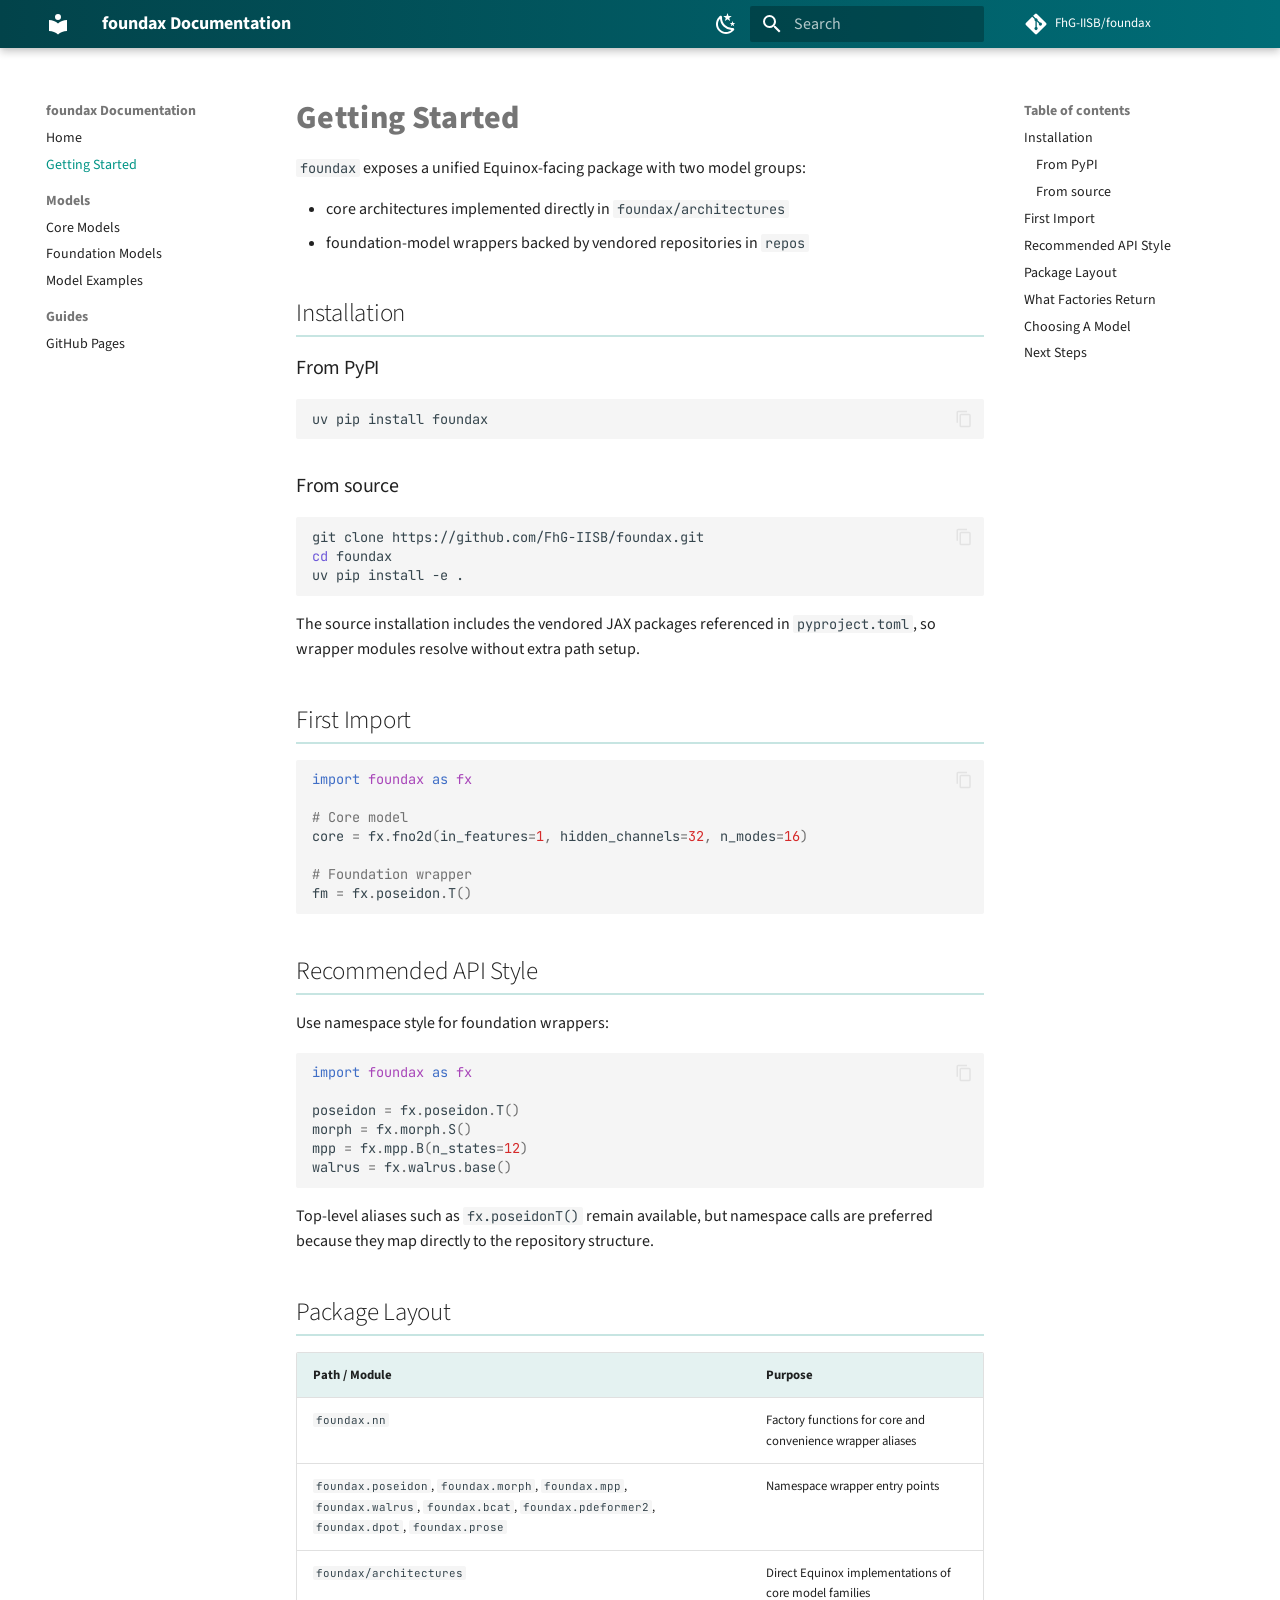
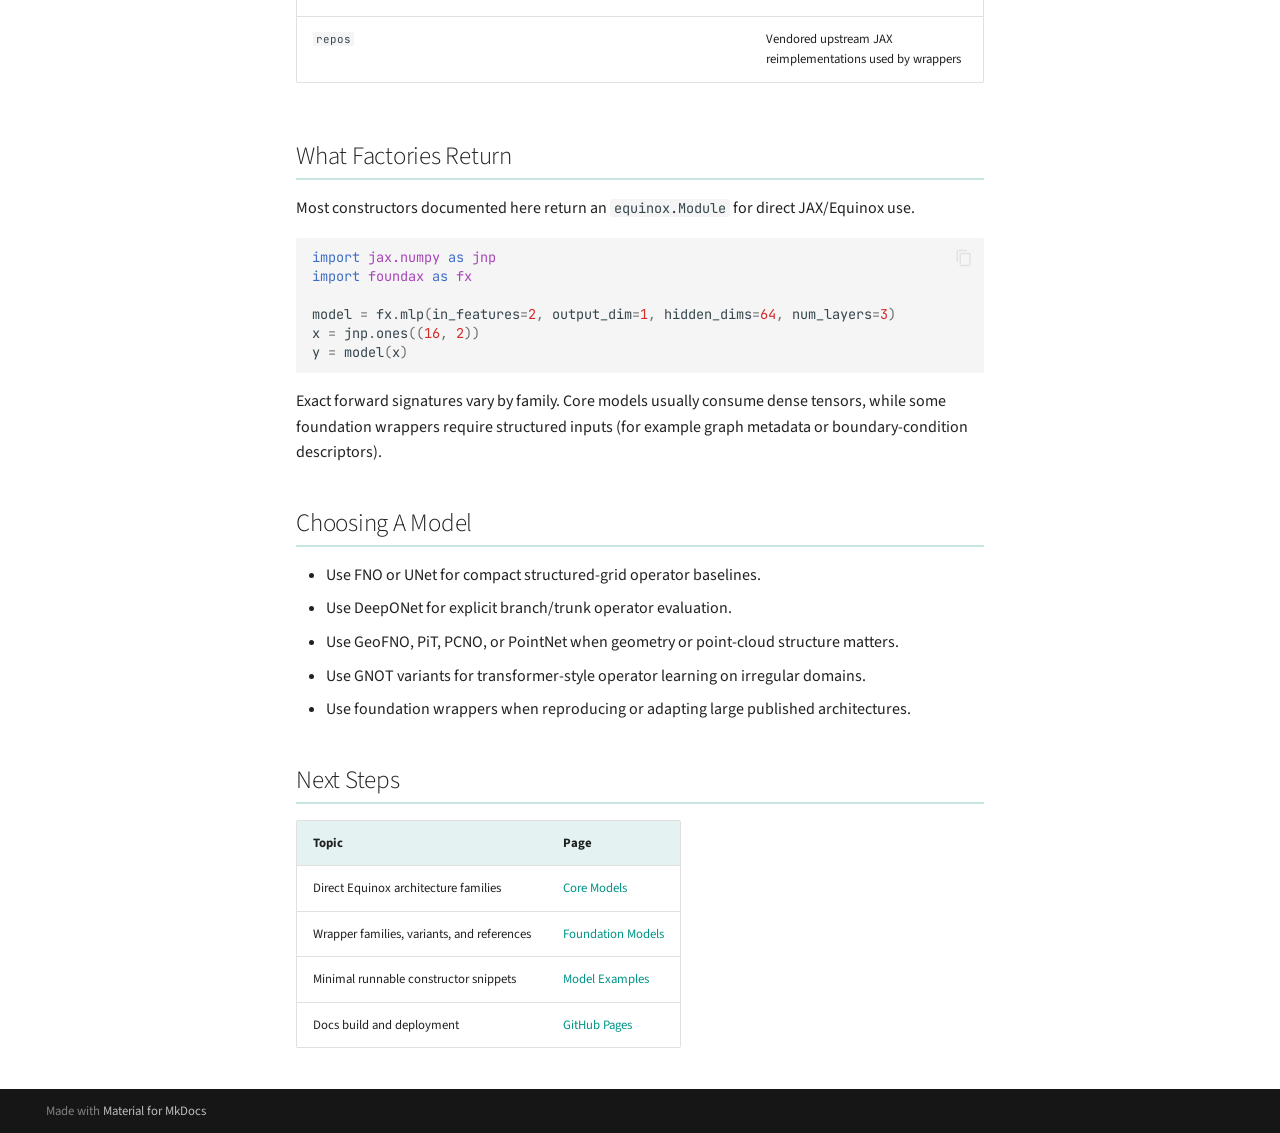
<file: site/getting-started/index.html>
<!doctype html>
<html lang="en" class="no-js">
  <head>
    
      <meta charset="utf-8">
      <meta name="viewport" content="width=device-width,initial-scale=1">
      
        <meta name="description" content="Unified Equinox-first model surface for operator learning and PDE foundation models">
      
      
      
        <link rel="canonical" href="https://fhg-iisb.github.io/foundax/getting-started/">
      
      
        <link rel="prev" href="..">
      
      
        <link rel="next" href="../core-models/">
      
      
      <link rel="icon" href="../assets/images/favicon.png">
      <meta name="generator" content="mkdocs-1.5.3, mkdocs-material-9.2.7">
    
    
      
        <title>Getting Started - foundax Documentation</title>
      
    
    
      <link rel="stylesheet" href="../assets/stylesheets/main.046329b4.min.css">
      
        
        <link rel="stylesheet" href="../assets/stylesheets/palette.85d0ee34.min.css">
      
      


    
    
      
    
    
      
        
        
        <link rel="preconnect" href="https://fonts.gstatic.com" crossorigin>
        <link rel="stylesheet" href="https://fonts.googleapis.com/css?family=Source+Sans+3:300,300i,400,400i,700,700i%7CJetBrains+Mono:400,400i,700,700i&display=fallback">
        <style>:root{--md-text-font:"Source Sans 3";--md-code-font:"JetBrains Mono"}</style>
      
    
    
      <link rel="stylesheet" href="../stylesheets/extra.css">
    
    <script>__md_scope=new URL("..",location),__md_hash=e=>[...e].reduce((e,_)=>(e<<5)-e+_.charCodeAt(0),0),__md_get=(e,_=localStorage,t=__md_scope)=>JSON.parse(_.getItem(t.pathname+"."+e)),__md_set=(e,_,t=localStorage,a=__md_scope)=>{try{t.setItem(a.pathname+"."+e,JSON.stringify(_))}catch(e){}}</script>
    
      

    
    
    
  </head>
  
  
    
    
      
    
    
    
    
    <body dir="ltr" data-md-color-scheme="default" data-md-color-primary="teal" data-md-color-accent="amber">
  
    
    
      <script>var palette=__md_get("__palette");if(palette&&"object"==typeof palette.color)for(var key of Object.keys(palette.color))document.body.setAttribute("data-md-color-"+key,palette.color[key])</script>
    
    <input class="md-toggle" data-md-toggle="drawer" type="checkbox" id="__drawer" autocomplete="off">
    <input class="md-toggle" data-md-toggle="search" type="checkbox" id="__search" autocomplete="off">
    <label class="md-overlay" for="__drawer"></label>
    <div data-md-component="skip">
      
        
        <a href="#getting-started" class="md-skip">
          Skip to content
        </a>
      
    </div>
    <div data-md-component="announce">
      
    </div>
    
    
      

  

<header class="md-header md-header--shadow" data-md-component="header">
  <nav class="md-header__inner md-grid" aria-label="Header">
    <a href=".." title="foundax Documentation" class="md-header__button md-logo" aria-label="foundax Documentation" data-md-component="logo">
      
  
  <svg xmlns="http://www.w3.org/2000/svg" viewBox="0 0 24 24"><path d="M12 8a3 3 0 0 0 3-3 3 3 0 0 0-3-3 3 3 0 0 0-3 3 3 3 0 0 0 3 3m0 3.54C9.64 9.35 6.5 8 3 8v11c3.5 0 6.64 1.35 9 3.54 2.36-2.19 5.5-3.54 9-3.54V8c-3.5 0-6.64 1.35-9 3.54Z"/></svg>

    </a>
    <label class="md-header__button md-icon" for="__drawer">
      
      <svg xmlns="http://www.w3.org/2000/svg" viewBox="0 0 24 24"><path d="M3 6h18v2H3V6m0 5h18v2H3v-2m0 5h18v2H3v-2Z"/></svg>
    </label>
    <div class="md-header__title" data-md-component="header-title">
      <div class="md-header__ellipsis">
        <div class="md-header__topic">
          <span class="md-ellipsis">
            foundax Documentation
          </span>
        </div>
        <div class="md-header__topic" data-md-component="header-topic">
          <span class="md-ellipsis">
            
              Getting Started
            
          </span>
        </div>
      </div>
    </div>
    
      
        <form class="md-header__option" data-md-component="palette">
  
    
    
    
    <input class="md-option" data-md-color-media="" data-md-color-scheme="default" data-md-color-primary="teal" data-md-color-accent="amber"  aria-label="Switch to dark mode"  type="radio" name="__palette" id="__palette_1">
    
      <label class="md-header__button md-icon" title="Switch to dark mode" for="__palette_2" hidden>
        <svg xmlns="http://www.w3.org/2000/svg" viewBox="0 0 24 24"><path d="m17.75 4.09-2.53 1.94.91 3.06-2.63-1.81-2.63 1.81.91-3.06-2.53-1.94L12.44 4l1.06-3 1.06 3 3.19.09m3.5 6.91-1.64 1.25.59 1.98-1.7-1.17-1.7 1.17.59-1.98L15.75 11l2.06-.05L18.5 9l.69 1.95 2.06.05m-2.28 4.95c.83-.08 1.72 1.1 1.19 1.85-.32.45-.66.87-1.08 1.27C15.17 23 8.84 23 4.94 19.07c-3.91-3.9-3.91-10.24 0-14.14.4-.4.82-.76 1.27-1.08.75-.53 1.93.36 1.85 1.19-.27 2.86.69 5.83 2.89 8.02a9.96 9.96 0 0 0 8.02 2.89m-1.64 2.02a12.08 12.08 0 0 1-7.8-3.47c-2.17-2.19-3.33-5-3.49-7.82-2.81 3.14-2.7 7.96.31 10.98 3.02 3.01 7.84 3.12 10.98.31Z"/></svg>
      </label>
    
  
    
    
    
    <input class="md-option" data-md-color-media="" data-md-color-scheme="slate" data-md-color-primary="teal" data-md-color-accent="amber"  aria-label="Switch to light mode"  type="radio" name="__palette" id="__palette_2">
    
      <label class="md-header__button md-icon" title="Switch to light mode" for="__palette_1" hidden>
        <svg xmlns="http://www.w3.org/2000/svg" viewBox="0 0 24 24"><path d="M12 7a5 5 0 0 1 5 5 5 5 0 0 1-5 5 5 5 0 0 1-5-5 5 5 0 0 1 5-5m0 2a3 3 0 0 0-3 3 3 3 0 0 0 3 3 3 3 0 0 0 3-3 3 3 0 0 0-3-3m0-7 2.39 3.42C13.65 5.15 12.84 5 12 5c-.84 0-1.65.15-2.39.42L12 2M3.34 7l4.16-.35A7.2 7.2 0 0 0 5.94 8.5c-.44.74-.69 1.5-.83 2.29L3.34 7m.02 10 1.76-3.77a7.131 7.131 0 0 0 2.38 4.14L3.36 17M20.65 7l-1.77 3.79a7.023 7.023 0 0 0-2.38-4.15l4.15.36m-.01 10-4.14.36c.59-.51 1.12-1.14 1.54-1.86.42-.73.69-1.5.83-2.29L20.64 17M12 22l-2.41-3.44c.74.27 1.55.44 2.41.44.82 0 1.63-.17 2.37-.44L12 22Z"/></svg>
      </label>
    
  
</form>
      
    
    
    
      <label class="md-header__button md-icon" for="__search">
        
        <svg xmlns="http://www.w3.org/2000/svg" viewBox="0 0 24 24"><path d="M9.5 3A6.5 6.5 0 0 1 16 9.5c0 1.61-.59 3.09-1.56 4.23l.27.27h.79l5 5-1.5 1.5-5-5v-.79l-.27-.27A6.516 6.516 0 0 1 9.5 16 6.5 6.5 0 0 1 3 9.5 6.5 6.5 0 0 1 9.5 3m0 2C7 5 5 7 5 9.5S7 14 9.5 14 14 12 14 9.5 12 5 9.5 5Z"/></svg>
      </label>
      <div class="md-search" data-md-component="search" role="dialog">
  <label class="md-search__overlay" for="__search"></label>
  <div class="md-search__inner" role="search">
    <form class="md-search__form" name="search">
      <input type="text" class="md-search__input" name="query" aria-label="Search" placeholder="Search" autocapitalize="off" autocorrect="off" autocomplete="off" spellcheck="false" data-md-component="search-query" required>
      <label class="md-search__icon md-icon" for="__search">
        
        <svg xmlns="http://www.w3.org/2000/svg" viewBox="0 0 24 24"><path d="M9.5 3A6.5 6.5 0 0 1 16 9.5c0 1.61-.59 3.09-1.56 4.23l.27.27h.79l5 5-1.5 1.5-5-5v-.79l-.27-.27A6.516 6.516 0 0 1 9.5 16 6.5 6.5 0 0 1 3 9.5 6.5 6.5 0 0 1 9.5 3m0 2C7 5 5 7 5 9.5S7 14 9.5 14 14 12 14 9.5 12 5 9.5 5Z"/></svg>
        
        <svg xmlns="http://www.w3.org/2000/svg" viewBox="0 0 24 24"><path d="M20 11v2H8l5.5 5.5-1.42 1.42L4.16 12l7.92-7.92L13.5 5.5 8 11h12Z"/></svg>
      </label>
      <nav class="md-search__options" aria-label="Search">
        
        <button type="reset" class="md-search__icon md-icon" title="Clear" aria-label="Clear" tabindex="-1">
          
          <svg xmlns="http://www.w3.org/2000/svg" viewBox="0 0 24 24"><path d="M19 6.41 17.59 5 12 10.59 6.41 5 5 6.41 10.59 12 5 17.59 6.41 19 12 13.41 17.59 19 19 17.59 13.41 12 19 6.41Z"/></svg>
        </button>
      </nav>
      
        <div class="md-search__suggest" data-md-component="search-suggest"></div>
      
    </form>
    <div class="md-search__output">
      <div class="md-search__scrollwrap" data-md-scrollfix>
        <div class="md-search-result" data-md-component="search-result">
          <div class="md-search-result__meta">
            Initializing search
          </div>
          <ol class="md-search-result__list" role="presentation"></ol>
        </div>
      </div>
    </div>
  </div>
</div>
    
    
      <div class="md-header__source">
        <a href="https://github.com/FhG-IISB/foundax" title="Go to repository" class="md-source" data-md-component="source">
  <div class="md-source__icon md-icon">
    
    <svg xmlns="http://www.w3.org/2000/svg" viewBox="0 0 448 512"><!--! Font Awesome Free 6.4.2 by @fontawesome - https://fontawesome.com License - https://fontawesome.com/license/free (Icons: CC BY 4.0, Fonts: SIL OFL 1.1, Code: MIT License) Copyright 2023 Fonticons, Inc.--><path d="M439.55 236.05 244 40.45a28.87 28.87 0 0 0-40.81 0l-40.66 40.63 51.52 51.52c27.06-9.14 52.68 16.77 43.39 43.68l49.66 49.66c34.23-11.8 61.18 31 35.47 56.69-26.49 26.49-70.21-2.87-56-37.34L240.22 199v121.85c25.3 12.54 22.26 41.85 9.08 55a34.34 34.34 0 0 1-48.55 0c-17.57-17.6-11.07-46.91 11.25-56v-123c-20.8-8.51-24.6-30.74-18.64-45L142.57 101 8.45 235.14a28.86 28.86 0 0 0 0 40.81l195.61 195.6a28.86 28.86 0 0 0 40.8 0l194.69-194.69a28.86 28.86 0 0 0 0-40.81z"/></svg>
  </div>
  <div class="md-source__repository">
    FhG-IISB/foundax
  </div>
</a>
      </div>
    
  </nav>
  
</header>
    
    <div class="md-container" data-md-component="container">
      
      
        
          
        
      
      <main class="md-main" data-md-component="main">
        <div class="md-main__inner md-grid">
          
            
              
              <div class="md-sidebar md-sidebar--primary" data-md-component="sidebar" data-md-type="navigation" >
                <div class="md-sidebar__scrollwrap">
                  <div class="md-sidebar__inner">
                    



<nav class="md-nav md-nav--primary" aria-label="Navigation" data-md-level="0">
  <label class="md-nav__title" for="__drawer">
    <a href=".." title="foundax Documentation" class="md-nav__button md-logo" aria-label="foundax Documentation" data-md-component="logo">
      
  
  <svg xmlns="http://www.w3.org/2000/svg" viewBox="0 0 24 24"><path d="M12 8a3 3 0 0 0 3-3 3 3 0 0 0-3-3 3 3 0 0 0-3 3 3 3 0 0 0 3 3m0 3.54C9.64 9.35 6.5 8 3 8v11c3.5 0 6.64 1.35 9 3.54 2.36-2.19 5.5-3.54 9-3.54V8c-3.5 0-6.64 1.35-9 3.54Z"/></svg>

    </a>
    foundax Documentation
  </label>
  
    <div class="md-nav__source">
      <a href="https://github.com/FhG-IISB/foundax" title="Go to repository" class="md-source" data-md-component="source">
  <div class="md-source__icon md-icon">
    
    <svg xmlns="http://www.w3.org/2000/svg" viewBox="0 0 448 512"><!--! Font Awesome Free 6.4.2 by @fontawesome - https://fontawesome.com License - https://fontawesome.com/license/free (Icons: CC BY 4.0, Fonts: SIL OFL 1.1, Code: MIT License) Copyright 2023 Fonticons, Inc.--><path d="M439.55 236.05 244 40.45a28.87 28.87 0 0 0-40.81 0l-40.66 40.63 51.52 51.52c27.06-9.14 52.68 16.77 43.39 43.68l49.66 49.66c34.23-11.8 61.18 31 35.47 56.69-26.49 26.49-70.21-2.87-56-37.34L240.22 199v121.85c25.3 12.54 22.26 41.85 9.08 55a34.34 34.34 0 0 1-48.55 0c-17.57-17.6-11.07-46.91 11.25-56v-123c-20.8-8.51-24.6-30.74-18.64-45L142.57 101 8.45 235.14a28.86 28.86 0 0 0 0 40.81l195.61 195.6a28.86 28.86 0 0 0 40.8 0l194.69-194.69a28.86 28.86 0 0 0 0-40.81z"/></svg>
  </div>
  <div class="md-source__repository">
    FhG-IISB/foundax
  </div>
</a>
    </div>
  
  <ul class="md-nav__list" data-md-scrollfix>
    
      
      
  
  
  
    <li class="md-nav__item">
      <a href=".." class="md-nav__link">
        
  
  <span class="md-ellipsis">
    Home
  </span>
  

      </a>
    </li>
  

    
      
      
  
  
    
  
  
    <li class="md-nav__item md-nav__item--active">
      
      <input class="md-nav__toggle md-toggle" type="checkbox" id="__toc">
      
      
        
      
      
        <label class="md-nav__link md-nav__link--active" for="__toc">
          
  
  <span class="md-ellipsis">
    Getting Started
  </span>
  

          <span class="md-nav__icon md-icon"></span>
        </label>
      
      <a href="./" class="md-nav__link md-nav__link--active">
        
  
  <span class="md-ellipsis">
    Getting Started
  </span>
  

      </a>
      
        

<nav class="md-nav md-nav--secondary" aria-label="Table of contents">
  
  
  
    
  
  
    <label class="md-nav__title" for="__toc">
      <span class="md-nav__icon md-icon"></span>
      Table of contents
    </label>
    <ul class="md-nav__list" data-md-component="toc" data-md-scrollfix>
      
        <li class="md-nav__item">
  <a href="#installation" class="md-nav__link">
    Installation
  </a>
  
    <nav class="md-nav" aria-label="Installation">
      <ul class="md-nav__list">
        
          <li class="md-nav__item">
  <a href="#from-pypi" class="md-nav__link">
    From PyPI
  </a>
  
</li>
        
          <li class="md-nav__item">
  <a href="#from-source" class="md-nav__link">
    From source
  </a>
  
</li>
        
      </ul>
    </nav>
  
</li>
      
        <li class="md-nav__item">
  <a href="#first-import" class="md-nav__link">
    First Import
  </a>
  
</li>
      
        <li class="md-nav__item">
  <a href="#recommended-api-style" class="md-nav__link">
    Recommended API Style
  </a>
  
</li>
      
        <li class="md-nav__item">
  <a href="#package-layout" class="md-nav__link">
    Package Layout
  </a>
  
</li>
      
        <li class="md-nav__item">
  <a href="#what-factories-return" class="md-nav__link">
    What Factories Return
  </a>
  
</li>
      
        <li class="md-nav__item">
  <a href="#choosing-a-model" class="md-nav__link">
    Choosing A Model
  </a>
  
</li>
      
        <li class="md-nav__item">
  <a href="#next-steps" class="md-nav__link">
    Next Steps
  </a>
  
</li>
      
    </ul>
  
</nav>
      
    </li>
  

    
      
      
  
  
  
    
    
    
      
    
    <li class="md-nav__item md-nav__item--section md-nav__item--nested">
      
        
        
        
        
        <input class="md-nav__toggle md-toggle " type="checkbox" id="__nav_3" >
        
          <label class="md-nav__link" for="__nav_3" id="__nav_3_label" tabindex="0">
            
  
  <span class="md-ellipsis">
    Models
  </span>
  

            <span class="md-nav__icon md-icon"></span>
          </label>
        
        <nav class="md-nav" data-md-level="1" aria-labelledby="__nav_3_label" aria-expanded="false">
          <label class="md-nav__title" for="__nav_3">
            <span class="md-nav__icon md-icon"></span>
            Models
          </label>
          <ul class="md-nav__list" data-md-scrollfix>
            
              
                
  
  
  
    <li class="md-nav__item">
      <a href="../core-models/" class="md-nav__link">
        
  
  <span class="md-ellipsis">
    Core Models
  </span>
  

      </a>
    </li>
  

              
            
              
                
  
  
  
    <li class="md-nav__item">
      <a href="../equinox-architectures/" class="md-nav__link">
        
  
  <span class="md-ellipsis">
    Foundation Models
  </span>
  

      </a>
    </li>
  

              
            
              
                
  
  
  
    <li class="md-nav__item">
      <a href="../model-examples/" class="md-nav__link">
        
  
  <span class="md-ellipsis">
    Model Examples
  </span>
  

      </a>
    </li>
  

              
            
          </ul>
        </nav>
      
    </li>
  

    
      
      
  
  
  
    
    
    
      
    
    <li class="md-nav__item md-nav__item--section md-nav__item--nested">
      
        
        
        
        
        <input class="md-nav__toggle md-toggle " type="checkbox" id="__nav_4" >
        
          <label class="md-nav__link" for="__nav_4" id="__nav_4_label" tabindex="0">
            
  
  <span class="md-ellipsis">
    Guides
  </span>
  

            <span class="md-nav__icon md-icon"></span>
          </label>
        
        <nav class="md-nav" data-md-level="1" aria-labelledby="__nav_4_label" aria-expanded="false">
          <label class="md-nav__title" for="__nav_4">
            <span class="md-nav__icon md-icon"></span>
            Guides
          </label>
          <ul class="md-nav__list" data-md-scrollfix>
            
              
                
  
  
  
    <li class="md-nav__item">
      <a href="../github-pages/" class="md-nav__link">
        
  
  <span class="md-ellipsis">
    GitHub Pages
  </span>
  

      </a>
    </li>
  

              
            
          </ul>
        </nav>
      
    </li>
  

    
  </ul>
</nav>
                  </div>
                </div>
              </div>
            
            
              
              <div class="md-sidebar md-sidebar--secondary" data-md-component="sidebar" data-md-type="toc" >
                <div class="md-sidebar__scrollwrap">
                  <div class="md-sidebar__inner">
                    

<nav class="md-nav md-nav--secondary" aria-label="Table of contents">
  
  
  
    
  
  
    <label class="md-nav__title" for="__toc">
      <span class="md-nav__icon md-icon"></span>
      Table of contents
    </label>
    <ul class="md-nav__list" data-md-component="toc" data-md-scrollfix>
      
        <li class="md-nav__item">
  <a href="#installation" class="md-nav__link">
    Installation
  </a>
  
    <nav class="md-nav" aria-label="Installation">
      <ul class="md-nav__list">
        
          <li class="md-nav__item">
  <a href="#from-pypi" class="md-nav__link">
    From PyPI
  </a>
  
</li>
        
          <li class="md-nav__item">
  <a href="#from-source" class="md-nav__link">
    From source
  </a>
  
</li>
        
      </ul>
    </nav>
  
</li>
      
        <li class="md-nav__item">
  <a href="#first-import" class="md-nav__link">
    First Import
  </a>
  
</li>
      
        <li class="md-nav__item">
  <a href="#recommended-api-style" class="md-nav__link">
    Recommended API Style
  </a>
  
</li>
      
        <li class="md-nav__item">
  <a href="#package-layout" class="md-nav__link">
    Package Layout
  </a>
  
</li>
      
        <li class="md-nav__item">
  <a href="#what-factories-return" class="md-nav__link">
    What Factories Return
  </a>
  
</li>
      
        <li class="md-nav__item">
  <a href="#choosing-a-model" class="md-nav__link">
    Choosing A Model
  </a>
  
</li>
      
        <li class="md-nav__item">
  <a href="#next-steps" class="md-nav__link">
    Next Steps
  </a>
  
</li>
      
    </ul>
  
</nav>
                  </div>
                </div>
              </div>
            
          
          
            <div class="md-content" data-md-component="content">
              <article class="md-content__inner md-typeset">
                
                  

  
  


<h1 id="getting-started">Getting Started</h1>
<p><code>foundax</code> exposes a unified Equinox-facing package with two model groups:</p>
<ul>
<li>core architectures implemented directly in <code>foundax/architectures</code></li>
<li>foundation-model wrappers backed by vendored repositories in <code>repos</code></li>
</ul>
<h2 id="installation">Installation</h2>
<h3 id="from-pypi">From PyPI</h3>
<div class="highlight"><pre><span></span><code><a id="__codelineno-0-1" name="__codelineno-0-1" href="#__codelineno-0-1"></a>uv<span class="w"> </span>pip<span class="w"> </span>install<span class="w"> </span>foundax
</code></pre></div>
<h3 id="from-source">From source</h3>
<div class="highlight"><pre><span></span><code><a id="__codelineno-1-1" name="__codelineno-1-1" href="#__codelineno-1-1"></a>git<span class="w"> </span>clone<span class="w"> </span>https://github.com/FhG-IISB/foundax.git
<a id="__codelineno-1-2" name="__codelineno-1-2" href="#__codelineno-1-2"></a><span class="nb">cd</span><span class="w"> </span>foundax
<a id="__codelineno-1-3" name="__codelineno-1-3" href="#__codelineno-1-3"></a>uv<span class="w"> </span>pip<span class="w"> </span>install<span class="w"> </span>-e<span class="w"> </span>.
</code></pre></div>
<p>The source installation includes the vendored JAX packages referenced in <code>pyproject.toml</code>, so wrapper modules resolve without extra path setup.</p>
<h2 id="first-import">First Import</h2>
<div class="highlight"><pre><span></span><code><a id="__codelineno-2-1" name="__codelineno-2-1" href="#__codelineno-2-1"></a><span class="kn">import</span> <span class="nn">foundax</span> <span class="k">as</span> <span class="nn">fx</span>
<a id="__codelineno-2-2" name="__codelineno-2-2" href="#__codelineno-2-2"></a>
<a id="__codelineno-2-3" name="__codelineno-2-3" href="#__codelineno-2-3"></a><span class="c1"># Core model</span>
<a id="__codelineno-2-4" name="__codelineno-2-4" href="#__codelineno-2-4"></a><span class="n">core</span> <span class="o">=</span> <span class="n">fx</span><span class="o">.</span><span class="n">fno2d</span><span class="p">(</span><span class="n">in_features</span><span class="o">=</span><span class="mi">1</span><span class="p">,</span> <span class="n">hidden_channels</span><span class="o">=</span><span class="mi">32</span><span class="p">,</span> <span class="n">n_modes</span><span class="o">=</span><span class="mi">16</span><span class="p">)</span>
<a id="__codelineno-2-5" name="__codelineno-2-5" href="#__codelineno-2-5"></a>
<a id="__codelineno-2-6" name="__codelineno-2-6" href="#__codelineno-2-6"></a><span class="c1"># Foundation wrapper</span>
<a id="__codelineno-2-7" name="__codelineno-2-7" href="#__codelineno-2-7"></a><span class="n">fm</span> <span class="o">=</span> <span class="n">fx</span><span class="o">.</span><span class="n">poseidon</span><span class="o">.</span><span class="n">T</span><span class="p">()</span>
</code></pre></div>
<h2 id="recommended-api-style">Recommended API Style</h2>
<p>Use namespace style for foundation wrappers:</p>
<div class="highlight"><pre><span></span><code><a id="__codelineno-3-1" name="__codelineno-3-1" href="#__codelineno-3-1"></a><span class="kn">import</span> <span class="nn">foundax</span> <span class="k">as</span> <span class="nn">fx</span>
<a id="__codelineno-3-2" name="__codelineno-3-2" href="#__codelineno-3-2"></a>
<a id="__codelineno-3-3" name="__codelineno-3-3" href="#__codelineno-3-3"></a><span class="n">poseidon</span> <span class="o">=</span> <span class="n">fx</span><span class="o">.</span><span class="n">poseidon</span><span class="o">.</span><span class="n">T</span><span class="p">()</span>
<a id="__codelineno-3-4" name="__codelineno-3-4" href="#__codelineno-3-4"></a><span class="n">morph</span> <span class="o">=</span> <span class="n">fx</span><span class="o">.</span><span class="n">morph</span><span class="o">.</span><span class="n">S</span><span class="p">()</span>
<a id="__codelineno-3-5" name="__codelineno-3-5" href="#__codelineno-3-5"></a><span class="n">mpp</span> <span class="o">=</span> <span class="n">fx</span><span class="o">.</span><span class="n">mpp</span><span class="o">.</span><span class="n">B</span><span class="p">(</span><span class="n">n_states</span><span class="o">=</span><span class="mi">12</span><span class="p">)</span>
<a id="__codelineno-3-6" name="__codelineno-3-6" href="#__codelineno-3-6"></a><span class="n">walrus</span> <span class="o">=</span> <span class="n">fx</span><span class="o">.</span><span class="n">walrus</span><span class="o">.</span><span class="n">base</span><span class="p">()</span>
</code></pre></div>
<p>Top-level aliases such as <code>fx.poseidonT()</code> remain available, but namespace calls are preferred because they map directly to the repository structure.</p>
<h2 id="package-layout">Package Layout</h2>
<table>
<thead>
<tr>
<th>Path / Module</th>
<th>Purpose</th>
</tr>
</thead>
<tbody>
<tr>
<td><code>foundax.nn</code></td>
<td>Factory functions for core and convenience wrapper aliases</td>
</tr>
<tr>
<td><code>foundax.poseidon</code>, <code>foundax.morph</code>, <code>foundax.mpp</code>, <code>foundax.walrus</code>, <code>foundax.bcat</code>, <code>foundax.pdeformer2</code>, <code>foundax.dpot</code>, <code>foundax.prose</code></td>
<td>Namespace wrapper entry points</td>
</tr>
<tr>
<td><code>foundax/architectures</code></td>
<td>Direct Equinox implementations of core model families</td>
</tr>
<tr>
<td><code>repos</code></td>
<td>Vendored upstream JAX reimplementations used by wrappers</td>
</tr>
</tbody>
</table>
<h2 id="what-factories-return">What Factories Return</h2>
<p>Most constructors documented here return an <code>equinox.Module</code> for direct JAX/Equinox use.</p>
<div class="highlight"><pre><span></span><code><a id="__codelineno-4-1" name="__codelineno-4-1" href="#__codelineno-4-1"></a><span class="kn">import</span> <span class="nn">jax.numpy</span> <span class="k">as</span> <span class="nn">jnp</span>
<a id="__codelineno-4-2" name="__codelineno-4-2" href="#__codelineno-4-2"></a><span class="kn">import</span> <span class="nn">foundax</span> <span class="k">as</span> <span class="nn">fx</span>
<a id="__codelineno-4-3" name="__codelineno-4-3" href="#__codelineno-4-3"></a>
<a id="__codelineno-4-4" name="__codelineno-4-4" href="#__codelineno-4-4"></a><span class="n">model</span> <span class="o">=</span> <span class="n">fx</span><span class="o">.</span><span class="n">mlp</span><span class="p">(</span><span class="n">in_features</span><span class="o">=</span><span class="mi">2</span><span class="p">,</span> <span class="n">output_dim</span><span class="o">=</span><span class="mi">1</span><span class="p">,</span> <span class="n">hidden_dims</span><span class="o">=</span><span class="mi">64</span><span class="p">,</span> <span class="n">num_layers</span><span class="o">=</span><span class="mi">3</span><span class="p">)</span>
<a id="__codelineno-4-5" name="__codelineno-4-5" href="#__codelineno-4-5"></a><span class="n">x</span> <span class="o">=</span> <span class="n">jnp</span><span class="o">.</span><span class="n">ones</span><span class="p">((</span><span class="mi">16</span><span class="p">,</span> <span class="mi">2</span><span class="p">))</span>
<a id="__codelineno-4-6" name="__codelineno-4-6" href="#__codelineno-4-6"></a><span class="n">y</span> <span class="o">=</span> <span class="n">model</span><span class="p">(</span><span class="n">x</span><span class="p">)</span>
</code></pre></div>
<p>Exact forward signatures vary by family. Core models usually consume dense tensors, while some foundation wrappers require structured inputs (for example graph metadata or boundary-condition descriptors).</p>
<h2 id="choosing-a-model">Choosing A Model</h2>
<ul>
<li>Use FNO or UNet for compact structured-grid operator baselines.</li>
<li>Use DeepONet for explicit branch/trunk operator evaluation.</li>
<li>Use GeoFNO, PiT, PCNO, or PointNet when geometry or point-cloud structure matters.</li>
<li>Use GNOT variants for transformer-style operator learning on irregular domains.</li>
<li>Use foundation wrappers when reproducing or adapting large published architectures.</li>
</ul>
<h2 id="next-steps">Next Steps</h2>
<table>
<thead>
<tr>
<th>Topic</th>
<th>Page</th>
</tr>
</thead>
<tbody>
<tr>
<td>Direct Equinox architecture families</td>
<td><a href="../core-models/">Core Models</a></td>
</tr>
<tr>
<td>Wrapper families, variants, and references</td>
<td><a href="../equinox-architectures/">Foundation Models</a></td>
</tr>
<tr>
<td>Minimal runnable constructor snippets</td>
<td><a href="../model-examples/">Model Examples</a></td>
</tr>
<tr>
<td>Docs build and deployment</td>
<td><a href="../github-pages/">GitHub Pages</a></td>
</tr>
</tbody>
</table>





                
              </article>
            </div>
          
          
        </div>
        
          <button type="button" class="md-top md-icon" data-md-component="top" hidden>
            
            <svg xmlns="http://www.w3.org/2000/svg" viewBox="0 0 24 24"><path d="M13 20h-2V8l-5.5 5.5-1.42-1.42L12 4.16l7.92 7.92-1.42 1.42L13 8v12Z"/></svg>
            Back to top
          </button>
        
      </main>
      
        <footer class="md-footer">
  
  <div class="md-footer-meta md-typeset">
    <div class="md-footer-meta__inner md-grid">
      <div class="md-copyright">
  
  
    Made with
    <a href="https://squidfunk.github.io/mkdocs-material/" target="_blank" rel="noopener">
      Material for MkDocs
    </a>
  
</div>
      
    </div>
  </div>
</footer>
      
    </div>
    <div class="md-dialog" data-md-component="dialog">
      <div class="md-dialog__inner md-typeset"></div>
    </div>
    
    <script id="__config" type="application/json">{"base": "..", "features": ["navigation.sections", "navigation.top", "content.code.copy", "search.suggest", "search.highlight"], "search": "../assets/javascripts/workers/search.dfff1995.min.js", "translations": {"clipboard.copied": "Copied to clipboard", "clipboard.copy": "Copy to clipboard", "search.result.more.one": "1 more on this page", "search.result.more.other": "# more on this page", "search.result.none": "No matching documents", "search.result.one": "1 matching document", "search.result.other": "# matching documents", "search.result.placeholder": "Type to start searching", "search.result.term.missing": "Missing", "select.version": "Select version"}}</script>
    
    
      <script src="../assets/javascripts/bundle.dff1b7c8.min.js"></script>
      
    
  </body>
</html>
</file>
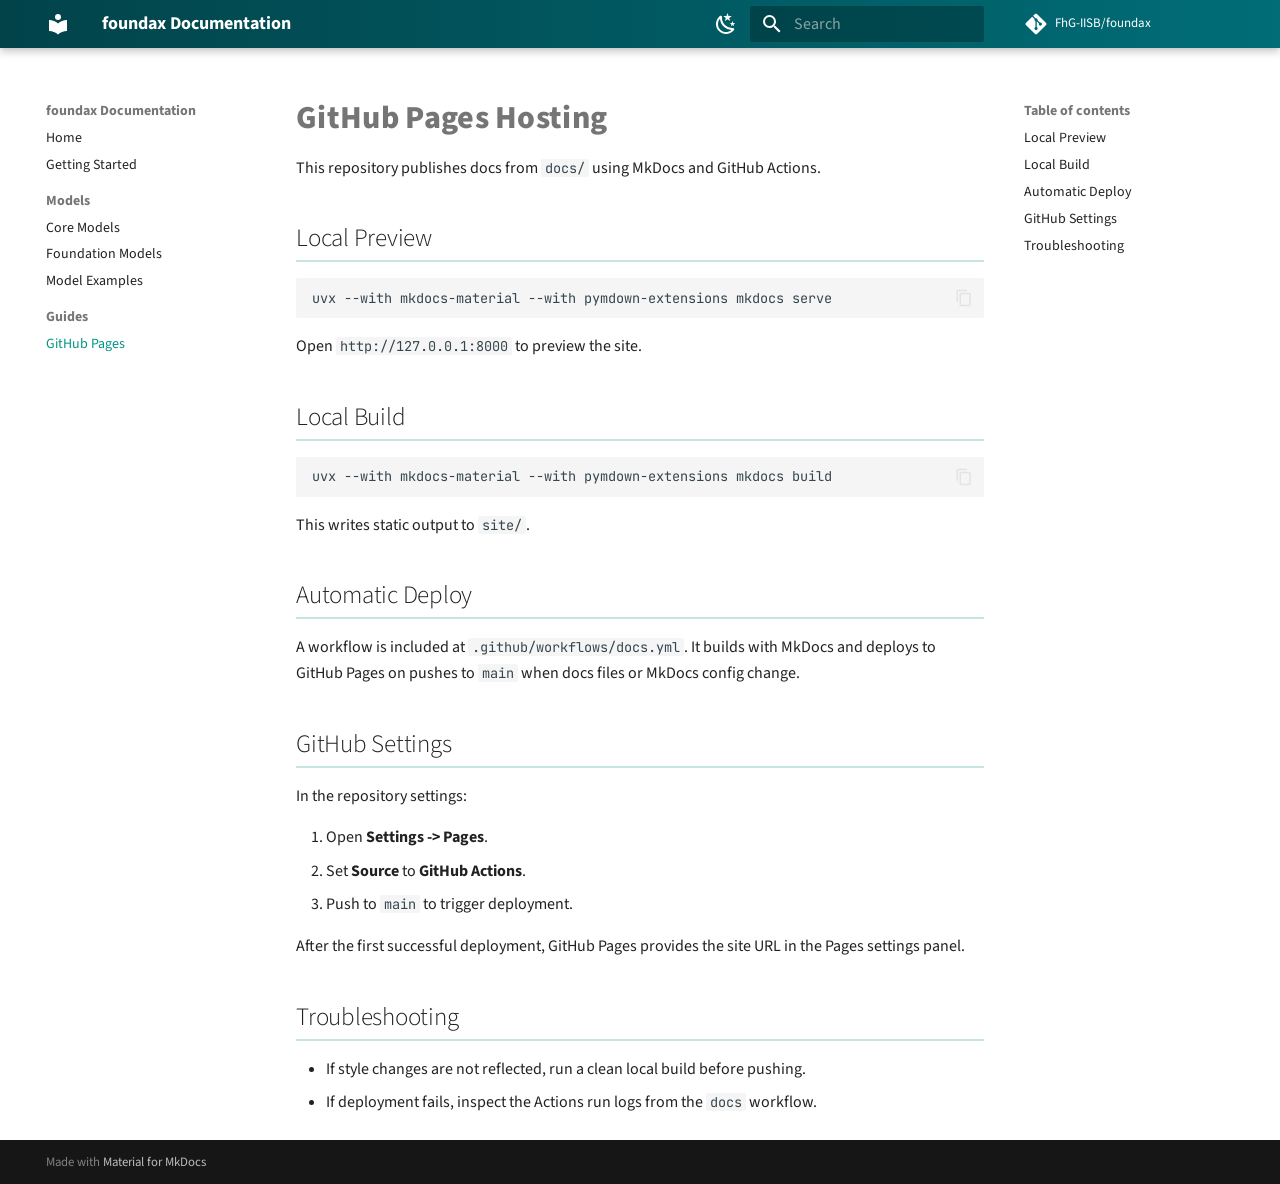
<file: site/github-pages/index.html>
<!doctype html>
<html lang="en" class="no-js">
  <head>
    
      <meta charset="utf-8">
      <meta name="viewport" content="width=device-width,initial-scale=1">
      
        <meta name="description" content="Unified Equinox-first model surface for operator learning and PDE foundation models">
      
      
      
        <link rel="canonical" href="https://fhg-iisb.github.io/foundax/github-pages/">
      
      
        <link rel="prev" href="../model-examples/">
      
      
      
      <link rel="icon" href="../assets/images/favicon.png">
      <meta name="generator" content="mkdocs-1.5.3, mkdocs-material-9.2.7">
    
    
      
        <title>GitHub Pages - foundax Documentation</title>
      
    
    
      <link rel="stylesheet" href="../assets/stylesheets/main.046329b4.min.css">
      
        
        <link rel="stylesheet" href="../assets/stylesheets/palette.85d0ee34.min.css">
      
      


    
    
      
    
    
      
        
        
        <link rel="preconnect" href="https://fonts.gstatic.com" crossorigin>
        <link rel="stylesheet" href="https://fonts.googleapis.com/css?family=Source+Sans+3:300,300i,400,400i,700,700i%7CJetBrains+Mono:400,400i,700,700i&display=fallback">
        <style>:root{--md-text-font:"Source Sans 3";--md-code-font:"JetBrains Mono"}</style>
      
    
    
      <link rel="stylesheet" href="../stylesheets/extra.css">
    
    <script>__md_scope=new URL("..",location),__md_hash=e=>[...e].reduce((e,_)=>(e<<5)-e+_.charCodeAt(0),0),__md_get=(e,_=localStorage,t=__md_scope)=>JSON.parse(_.getItem(t.pathname+"."+e)),__md_set=(e,_,t=localStorage,a=__md_scope)=>{try{t.setItem(a.pathname+"."+e,JSON.stringify(_))}catch(e){}}</script>
    
      

    
    
    
  </head>
  
  
    
    
      
    
    
    
    
    <body dir="ltr" data-md-color-scheme="default" data-md-color-primary="teal" data-md-color-accent="amber">
  
    
    
      <script>var palette=__md_get("__palette");if(palette&&"object"==typeof palette.color)for(var key of Object.keys(palette.color))document.body.setAttribute("data-md-color-"+key,palette.color[key])</script>
    
    <input class="md-toggle" data-md-toggle="drawer" type="checkbox" id="__drawer" autocomplete="off">
    <input class="md-toggle" data-md-toggle="search" type="checkbox" id="__search" autocomplete="off">
    <label class="md-overlay" for="__drawer"></label>
    <div data-md-component="skip">
      
        
        <a href="#github-pages-hosting" class="md-skip">
          Skip to content
        </a>
      
    </div>
    <div data-md-component="announce">
      
    </div>
    
    
      

  

<header class="md-header md-header--shadow" data-md-component="header">
  <nav class="md-header__inner md-grid" aria-label="Header">
    <a href=".." title="foundax Documentation" class="md-header__button md-logo" aria-label="foundax Documentation" data-md-component="logo">
      
  
  <svg xmlns="http://www.w3.org/2000/svg" viewBox="0 0 24 24"><path d="M12 8a3 3 0 0 0 3-3 3 3 0 0 0-3-3 3 3 0 0 0-3 3 3 3 0 0 0 3 3m0 3.54C9.64 9.35 6.5 8 3 8v11c3.5 0 6.64 1.35 9 3.54 2.36-2.19 5.5-3.54 9-3.54V8c-3.5 0-6.64 1.35-9 3.54Z"/></svg>

    </a>
    <label class="md-header__button md-icon" for="__drawer">
      
      <svg xmlns="http://www.w3.org/2000/svg" viewBox="0 0 24 24"><path d="M3 6h18v2H3V6m0 5h18v2H3v-2m0 5h18v2H3v-2Z"/></svg>
    </label>
    <div class="md-header__title" data-md-component="header-title">
      <div class="md-header__ellipsis">
        <div class="md-header__topic">
          <span class="md-ellipsis">
            foundax Documentation
          </span>
        </div>
        <div class="md-header__topic" data-md-component="header-topic">
          <span class="md-ellipsis">
            
              GitHub Pages
            
          </span>
        </div>
      </div>
    </div>
    
      
        <form class="md-header__option" data-md-component="palette">
  
    
    
    
    <input class="md-option" data-md-color-media="" data-md-color-scheme="default" data-md-color-primary="teal" data-md-color-accent="amber"  aria-label="Switch to dark mode"  type="radio" name="__palette" id="__palette_1">
    
      <label class="md-header__button md-icon" title="Switch to dark mode" for="__palette_2" hidden>
        <svg xmlns="http://www.w3.org/2000/svg" viewBox="0 0 24 24"><path d="m17.75 4.09-2.53 1.94.91 3.06-2.63-1.81-2.63 1.81.91-3.06-2.53-1.94L12.44 4l1.06-3 1.06 3 3.19.09m3.5 6.91-1.64 1.25.59 1.98-1.7-1.17-1.7 1.17.59-1.98L15.75 11l2.06-.05L18.5 9l.69 1.95 2.06.05m-2.28 4.95c.83-.08 1.72 1.1 1.19 1.85-.32.45-.66.87-1.08 1.27C15.17 23 8.84 23 4.94 19.07c-3.91-3.9-3.91-10.24 0-14.14.4-.4.82-.76 1.27-1.08.75-.53 1.93.36 1.85 1.19-.27 2.86.69 5.83 2.89 8.02a9.96 9.96 0 0 0 8.02 2.89m-1.64 2.02a12.08 12.08 0 0 1-7.8-3.47c-2.17-2.19-3.33-5-3.49-7.82-2.81 3.14-2.7 7.96.31 10.98 3.02 3.01 7.84 3.12 10.98.31Z"/></svg>
      </label>
    
  
    
    
    
    <input class="md-option" data-md-color-media="" data-md-color-scheme="slate" data-md-color-primary="teal" data-md-color-accent="amber"  aria-label="Switch to light mode"  type="radio" name="__palette" id="__palette_2">
    
      <label class="md-header__button md-icon" title="Switch to light mode" for="__palette_1" hidden>
        <svg xmlns="http://www.w3.org/2000/svg" viewBox="0 0 24 24"><path d="M12 7a5 5 0 0 1 5 5 5 5 0 0 1-5 5 5 5 0 0 1-5-5 5 5 0 0 1 5-5m0 2a3 3 0 0 0-3 3 3 3 0 0 0 3 3 3 3 0 0 0 3-3 3 3 0 0 0-3-3m0-7 2.39 3.42C13.65 5.15 12.84 5 12 5c-.84 0-1.65.15-2.39.42L12 2M3.34 7l4.16-.35A7.2 7.2 0 0 0 5.94 8.5c-.44.74-.69 1.5-.83 2.29L3.34 7m.02 10 1.76-3.77a7.131 7.131 0 0 0 2.38 4.14L3.36 17M20.65 7l-1.77 3.79a7.023 7.023 0 0 0-2.38-4.15l4.15.36m-.01 10-4.14.36c.59-.51 1.12-1.14 1.54-1.86.42-.73.69-1.5.83-2.29L20.64 17M12 22l-2.41-3.44c.74.27 1.55.44 2.41.44.82 0 1.63-.17 2.37-.44L12 22Z"/></svg>
      </label>
    
  
</form>
      
    
    
    
      <label class="md-header__button md-icon" for="__search">
        
        <svg xmlns="http://www.w3.org/2000/svg" viewBox="0 0 24 24"><path d="M9.5 3A6.5 6.5 0 0 1 16 9.5c0 1.61-.59 3.09-1.56 4.23l.27.27h.79l5 5-1.5 1.5-5-5v-.79l-.27-.27A6.516 6.516 0 0 1 9.5 16 6.5 6.5 0 0 1 3 9.5 6.5 6.5 0 0 1 9.5 3m0 2C7 5 5 7 5 9.5S7 14 9.5 14 14 12 14 9.5 12 5 9.5 5Z"/></svg>
      </label>
      <div class="md-search" data-md-component="search" role="dialog">
  <label class="md-search__overlay" for="__search"></label>
  <div class="md-search__inner" role="search">
    <form class="md-search__form" name="search">
      <input type="text" class="md-search__input" name="query" aria-label="Search" placeholder="Search" autocapitalize="off" autocorrect="off" autocomplete="off" spellcheck="false" data-md-component="search-query" required>
      <label class="md-search__icon md-icon" for="__search">
        
        <svg xmlns="http://www.w3.org/2000/svg" viewBox="0 0 24 24"><path d="M9.5 3A6.5 6.5 0 0 1 16 9.5c0 1.61-.59 3.09-1.56 4.23l.27.27h.79l5 5-1.5 1.5-5-5v-.79l-.27-.27A6.516 6.516 0 0 1 9.5 16 6.5 6.5 0 0 1 3 9.5 6.5 6.5 0 0 1 9.5 3m0 2C7 5 5 7 5 9.5S7 14 9.5 14 14 12 14 9.5 12 5 9.5 5Z"/></svg>
        
        <svg xmlns="http://www.w3.org/2000/svg" viewBox="0 0 24 24"><path d="M20 11v2H8l5.5 5.5-1.42 1.42L4.16 12l7.92-7.92L13.5 5.5 8 11h12Z"/></svg>
      </label>
      <nav class="md-search__options" aria-label="Search">
        
        <button type="reset" class="md-search__icon md-icon" title="Clear" aria-label="Clear" tabindex="-1">
          
          <svg xmlns="http://www.w3.org/2000/svg" viewBox="0 0 24 24"><path d="M19 6.41 17.59 5 12 10.59 6.41 5 5 6.41 10.59 12 5 17.59 6.41 19 12 13.41 17.59 19 19 17.59 13.41 12 19 6.41Z"/></svg>
        </button>
      </nav>
      
        <div class="md-search__suggest" data-md-component="search-suggest"></div>
      
    </form>
    <div class="md-search__output">
      <div class="md-search__scrollwrap" data-md-scrollfix>
        <div class="md-search-result" data-md-component="search-result">
          <div class="md-search-result__meta">
            Initializing search
          </div>
          <ol class="md-search-result__list" role="presentation"></ol>
        </div>
      </div>
    </div>
  </div>
</div>
    
    
      <div class="md-header__source">
        <a href="https://github.com/FhG-IISB/foundax" title="Go to repository" class="md-source" data-md-component="source">
  <div class="md-source__icon md-icon">
    
    <svg xmlns="http://www.w3.org/2000/svg" viewBox="0 0 448 512"><!--! Font Awesome Free 6.4.2 by @fontawesome - https://fontawesome.com License - https://fontawesome.com/license/free (Icons: CC BY 4.0, Fonts: SIL OFL 1.1, Code: MIT License) Copyright 2023 Fonticons, Inc.--><path d="M439.55 236.05 244 40.45a28.87 28.87 0 0 0-40.81 0l-40.66 40.63 51.52 51.52c27.06-9.14 52.68 16.77 43.39 43.68l49.66 49.66c34.23-11.8 61.18 31 35.47 56.69-26.49 26.49-70.21-2.87-56-37.34L240.22 199v121.85c25.3 12.54 22.26 41.85 9.08 55a34.34 34.34 0 0 1-48.55 0c-17.57-17.6-11.07-46.91 11.25-56v-123c-20.8-8.51-24.6-30.74-18.64-45L142.57 101 8.45 235.14a28.86 28.86 0 0 0 0 40.81l195.61 195.6a28.86 28.86 0 0 0 40.8 0l194.69-194.69a28.86 28.86 0 0 0 0-40.81z"/></svg>
  </div>
  <div class="md-source__repository">
    FhG-IISB/foundax
  </div>
</a>
      </div>
    
  </nav>
  
</header>
    
    <div class="md-container" data-md-component="container">
      
      
        
          
        
      
      <main class="md-main" data-md-component="main">
        <div class="md-main__inner md-grid">
          
            
              
              <div class="md-sidebar md-sidebar--primary" data-md-component="sidebar" data-md-type="navigation" >
                <div class="md-sidebar__scrollwrap">
                  <div class="md-sidebar__inner">
                    



<nav class="md-nav md-nav--primary" aria-label="Navigation" data-md-level="0">
  <label class="md-nav__title" for="__drawer">
    <a href=".." title="foundax Documentation" class="md-nav__button md-logo" aria-label="foundax Documentation" data-md-component="logo">
      
  
  <svg xmlns="http://www.w3.org/2000/svg" viewBox="0 0 24 24"><path d="M12 8a3 3 0 0 0 3-3 3 3 0 0 0-3-3 3 3 0 0 0-3 3 3 3 0 0 0 3 3m0 3.54C9.64 9.35 6.5 8 3 8v11c3.5 0 6.64 1.35 9 3.54 2.36-2.19 5.5-3.54 9-3.54V8c-3.5 0-6.64 1.35-9 3.54Z"/></svg>

    </a>
    foundax Documentation
  </label>
  
    <div class="md-nav__source">
      <a href="https://github.com/FhG-IISB/foundax" title="Go to repository" class="md-source" data-md-component="source">
  <div class="md-source__icon md-icon">
    
    <svg xmlns="http://www.w3.org/2000/svg" viewBox="0 0 448 512"><!--! Font Awesome Free 6.4.2 by @fontawesome - https://fontawesome.com License - https://fontawesome.com/license/free (Icons: CC BY 4.0, Fonts: SIL OFL 1.1, Code: MIT License) Copyright 2023 Fonticons, Inc.--><path d="M439.55 236.05 244 40.45a28.87 28.87 0 0 0-40.81 0l-40.66 40.63 51.52 51.52c27.06-9.14 52.68 16.77 43.39 43.68l49.66 49.66c34.23-11.8 61.18 31 35.47 56.69-26.49 26.49-70.21-2.87-56-37.34L240.22 199v121.85c25.3 12.54 22.26 41.85 9.08 55a34.34 34.34 0 0 1-48.55 0c-17.57-17.6-11.07-46.91 11.25-56v-123c-20.8-8.51-24.6-30.74-18.64-45L142.57 101 8.45 235.14a28.86 28.86 0 0 0 0 40.81l195.61 195.6a28.86 28.86 0 0 0 40.8 0l194.69-194.69a28.86 28.86 0 0 0 0-40.81z"/></svg>
  </div>
  <div class="md-source__repository">
    FhG-IISB/foundax
  </div>
</a>
    </div>
  
  <ul class="md-nav__list" data-md-scrollfix>
    
      
      
  
  
  
    <li class="md-nav__item">
      <a href=".." class="md-nav__link">
        
  
  <span class="md-ellipsis">
    Home
  </span>
  

      </a>
    </li>
  

    
      
      
  
  
  
    <li class="md-nav__item">
      <a href="../getting-started/" class="md-nav__link">
        
  
  <span class="md-ellipsis">
    Getting Started
  </span>
  

      </a>
    </li>
  

    
      
      
  
  
  
    
    
    
      
    
    <li class="md-nav__item md-nav__item--section md-nav__item--nested">
      
        
        
        
        
        <input class="md-nav__toggle md-toggle " type="checkbox" id="__nav_3" >
        
          <label class="md-nav__link" for="__nav_3" id="__nav_3_label" tabindex="0">
            
  
  <span class="md-ellipsis">
    Models
  </span>
  

            <span class="md-nav__icon md-icon"></span>
          </label>
        
        <nav class="md-nav" data-md-level="1" aria-labelledby="__nav_3_label" aria-expanded="false">
          <label class="md-nav__title" for="__nav_3">
            <span class="md-nav__icon md-icon"></span>
            Models
          </label>
          <ul class="md-nav__list" data-md-scrollfix>
            
              
                
  
  
  
    <li class="md-nav__item">
      <a href="../core-models/" class="md-nav__link">
        
  
  <span class="md-ellipsis">
    Core Models
  </span>
  

      </a>
    </li>
  

              
            
              
                
  
  
  
    <li class="md-nav__item">
      <a href="../equinox-architectures/" class="md-nav__link">
        
  
  <span class="md-ellipsis">
    Foundation Models
  </span>
  

      </a>
    </li>
  

              
            
              
                
  
  
  
    <li class="md-nav__item">
      <a href="../model-examples/" class="md-nav__link">
        
  
  <span class="md-ellipsis">
    Model Examples
  </span>
  

      </a>
    </li>
  

              
            
          </ul>
        </nav>
      
    </li>
  

    
      
      
  
  
    
  
  
    
    
    
      
    
    <li class="md-nav__item md-nav__item--active md-nav__item--section md-nav__item--nested">
      
        
        
        
        
        <input class="md-nav__toggle md-toggle " type="checkbox" id="__nav_4" checked>
        
          <label class="md-nav__link" for="__nav_4" id="__nav_4_label" tabindex="0">
            
  
  <span class="md-ellipsis">
    Guides
  </span>
  

            <span class="md-nav__icon md-icon"></span>
          </label>
        
        <nav class="md-nav" data-md-level="1" aria-labelledby="__nav_4_label" aria-expanded="true">
          <label class="md-nav__title" for="__nav_4">
            <span class="md-nav__icon md-icon"></span>
            Guides
          </label>
          <ul class="md-nav__list" data-md-scrollfix>
            
              
                
  
  
    
  
  
    <li class="md-nav__item md-nav__item--active">
      
      <input class="md-nav__toggle md-toggle" type="checkbox" id="__toc">
      
      
        
      
      
        <label class="md-nav__link md-nav__link--active" for="__toc">
          
  
  <span class="md-ellipsis">
    GitHub Pages
  </span>
  

          <span class="md-nav__icon md-icon"></span>
        </label>
      
      <a href="./" class="md-nav__link md-nav__link--active">
        
  
  <span class="md-ellipsis">
    GitHub Pages
  </span>
  

      </a>
      
        

<nav class="md-nav md-nav--secondary" aria-label="Table of contents">
  
  
  
    
  
  
    <label class="md-nav__title" for="__toc">
      <span class="md-nav__icon md-icon"></span>
      Table of contents
    </label>
    <ul class="md-nav__list" data-md-component="toc" data-md-scrollfix>
      
        <li class="md-nav__item">
  <a href="#local-preview" class="md-nav__link">
    Local Preview
  </a>
  
</li>
      
        <li class="md-nav__item">
  <a href="#local-build" class="md-nav__link">
    Local Build
  </a>
  
</li>
      
        <li class="md-nav__item">
  <a href="#automatic-deploy" class="md-nav__link">
    Automatic Deploy
  </a>
  
</li>
      
        <li class="md-nav__item">
  <a href="#github-settings" class="md-nav__link">
    GitHub Settings
  </a>
  
</li>
      
        <li class="md-nav__item">
  <a href="#troubleshooting" class="md-nav__link">
    Troubleshooting
  </a>
  
</li>
      
    </ul>
  
</nav>
      
    </li>
  

              
            
          </ul>
        </nav>
      
    </li>
  

    
  </ul>
</nav>
                  </div>
                </div>
              </div>
            
            
              
              <div class="md-sidebar md-sidebar--secondary" data-md-component="sidebar" data-md-type="toc" >
                <div class="md-sidebar__scrollwrap">
                  <div class="md-sidebar__inner">
                    

<nav class="md-nav md-nav--secondary" aria-label="Table of contents">
  
  
  
    
  
  
    <label class="md-nav__title" for="__toc">
      <span class="md-nav__icon md-icon"></span>
      Table of contents
    </label>
    <ul class="md-nav__list" data-md-component="toc" data-md-scrollfix>
      
        <li class="md-nav__item">
  <a href="#local-preview" class="md-nav__link">
    Local Preview
  </a>
  
</li>
      
        <li class="md-nav__item">
  <a href="#local-build" class="md-nav__link">
    Local Build
  </a>
  
</li>
      
        <li class="md-nav__item">
  <a href="#automatic-deploy" class="md-nav__link">
    Automatic Deploy
  </a>
  
</li>
      
        <li class="md-nav__item">
  <a href="#github-settings" class="md-nav__link">
    GitHub Settings
  </a>
  
</li>
      
        <li class="md-nav__item">
  <a href="#troubleshooting" class="md-nav__link">
    Troubleshooting
  </a>
  
</li>
      
    </ul>
  
</nav>
                  </div>
                </div>
              </div>
            
          
          
            <div class="md-content" data-md-component="content">
              <article class="md-content__inner md-typeset">
                
                  

  
  


<h1 id="github-pages-hosting">GitHub Pages Hosting</h1>
<p>This repository publishes docs from <code>docs/</code> using MkDocs and GitHub Actions.</p>
<h2 id="local-preview">Local Preview</h2>
<div class="highlight"><pre><span></span><code><a id="__codelineno-0-1" name="__codelineno-0-1" href="#__codelineno-0-1"></a>uvx<span class="w"> </span>--with<span class="w"> </span>mkdocs-material<span class="w"> </span>--with<span class="w"> </span>pymdown-extensions<span class="w"> </span>mkdocs<span class="w"> </span>serve
</code></pre></div>
<p>Open <code>http://127.0.0.1:8000</code> to preview the site.</p>
<h2 id="local-build">Local Build</h2>
<div class="highlight"><pre><span></span><code><a id="__codelineno-1-1" name="__codelineno-1-1" href="#__codelineno-1-1"></a>uvx<span class="w"> </span>--with<span class="w"> </span>mkdocs-material<span class="w"> </span>--with<span class="w"> </span>pymdown-extensions<span class="w"> </span>mkdocs<span class="w"> </span>build
</code></pre></div>
<p>This writes static output to <code>site/</code>.</p>
<h2 id="automatic-deploy">Automatic Deploy</h2>
<p>A workflow is included at <code>.github/workflows/docs.yml</code>.
It builds with MkDocs and deploys to GitHub Pages on pushes to <code>main</code> when docs files or MkDocs config change.</p>
<h2 id="github-settings">GitHub Settings</h2>
<p>In the repository settings:</p>
<ol>
<li>Open <strong>Settings -&gt; Pages</strong>.</li>
<li>Set <strong>Source</strong> to <strong>GitHub Actions</strong>.</li>
<li>Push to <code>main</code> to trigger deployment.</li>
</ol>
<p>After the first successful deployment, GitHub Pages provides the site URL in the Pages settings panel.</p>
<h2 id="troubleshooting">Troubleshooting</h2>
<ul>
<li>If style changes are not reflected, run a clean local build before pushing.</li>
<li>If deployment fails, inspect the Actions run logs from the <code>docs</code> workflow.</li>
</ul>





                
              </article>
            </div>
          
          
        </div>
        
          <button type="button" class="md-top md-icon" data-md-component="top" hidden>
            
            <svg xmlns="http://www.w3.org/2000/svg" viewBox="0 0 24 24"><path d="M13 20h-2V8l-5.5 5.5-1.42-1.42L12 4.16l7.92 7.92-1.42 1.42L13 8v12Z"/></svg>
            Back to top
          </button>
        
      </main>
      
        <footer class="md-footer">
  
  <div class="md-footer-meta md-typeset">
    <div class="md-footer-meta__inner md-grid">
      <div class="md-copyright">
  
  
    Made with
    <a href="https://squidfunk.github.io/mkdocs-material/" target="_blank" rel="noopener">
      Material for MkDocs
    </a>
  
</div>
      
    </div>
  </div>
</footer>
      
    </div>
    <div class="md-dialog" data-md-component="dialog">
      <div class="md-dialog__inner md-typeset"></div>
    </div>
    
    <script id="__config" type="application/json">{"base": "..", "features": ["navigation.sections", "navigation.top", "content.code.copy", "search.suggest", "search.highlight"], "search": "../assets/javascripts/workers/search.dfff1995.min.js", "translations": {"clipboard.copied": "Copied to clipboard", "clipboard.copy": "Copy to clipboard", "search.result.more.one": "1 more on this page", "search.result.more.other": "# more on this page", "search.result.none": "No matching documents", "search.result.one": "1 matching document", "search.result.other": "# matching documents", "search.result.placeholder": "Type to start searching", "search.result.term.missing": "Missing", "select.version": "Select version"}}</script>
    
    
      <script src="../assets/javascripts/bundle.dff1b7c8.min.js"></script>
      
    
  </body>
</html>
</file>
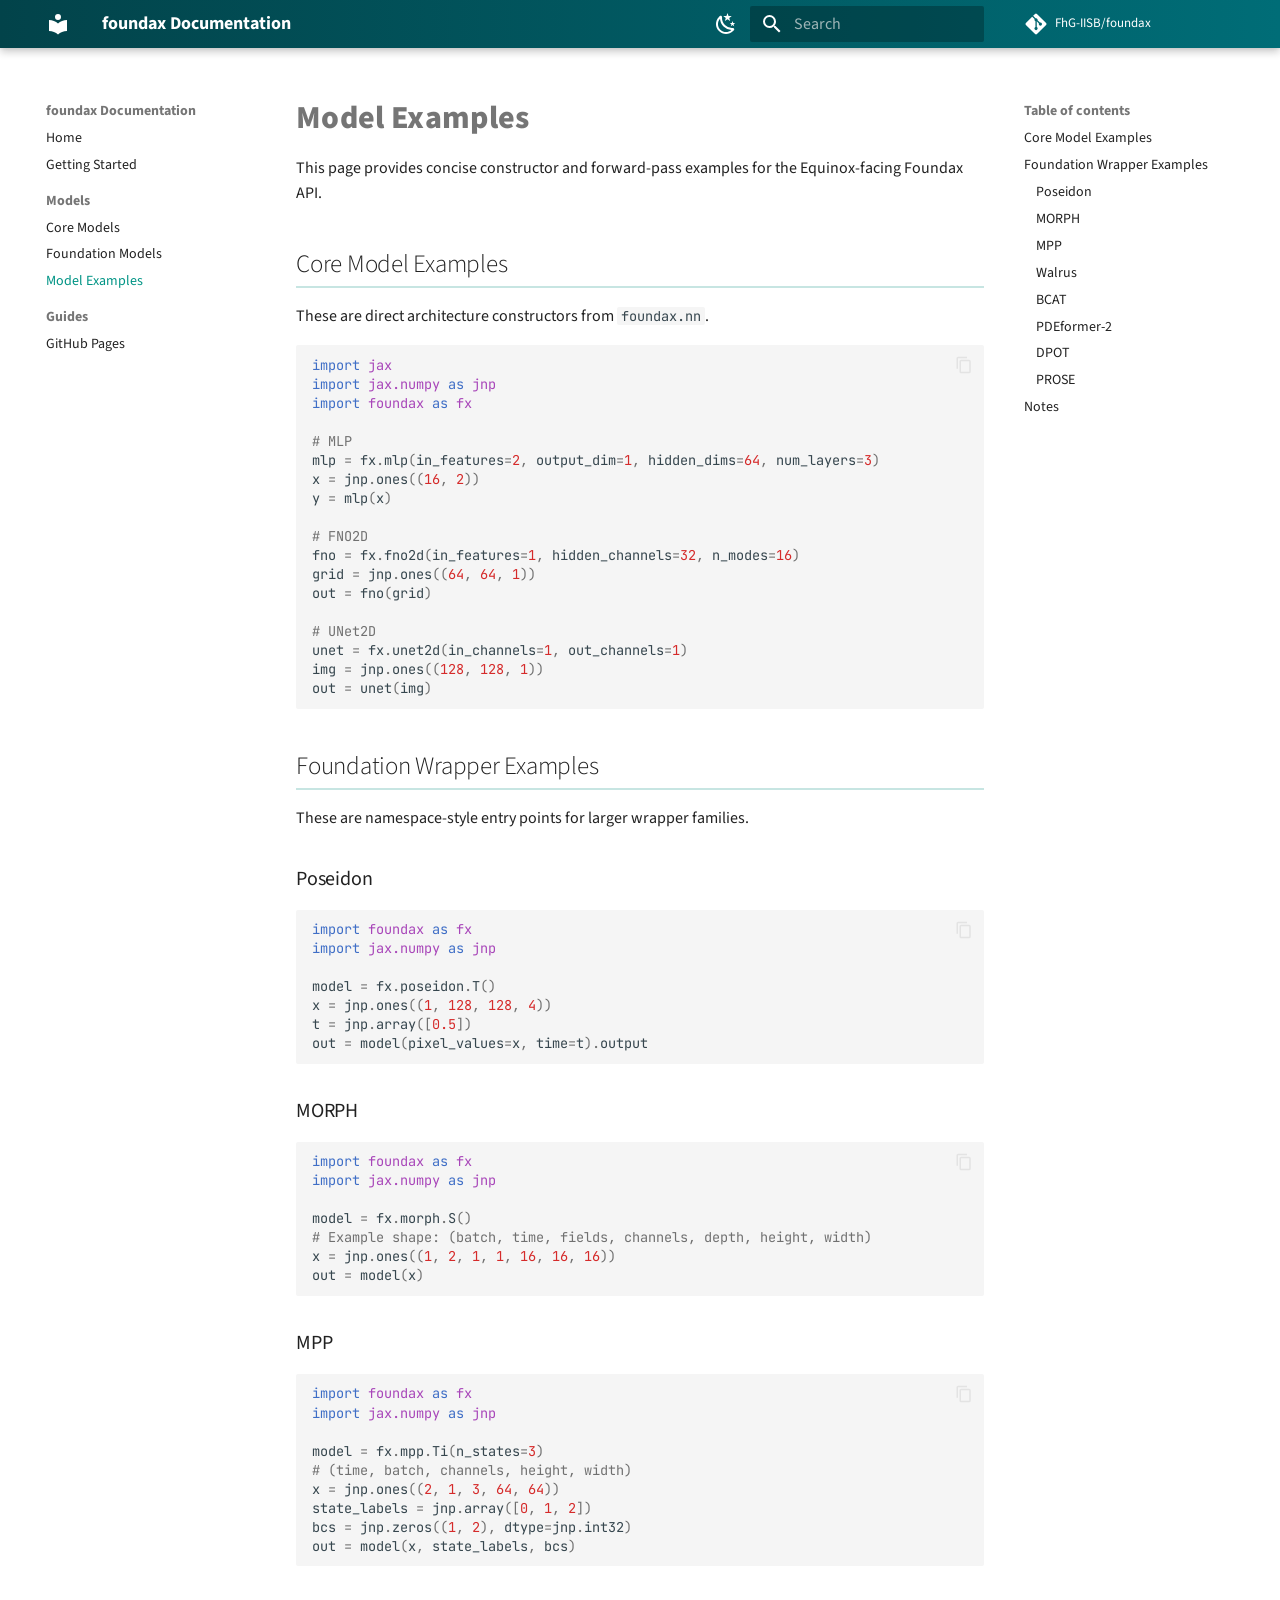
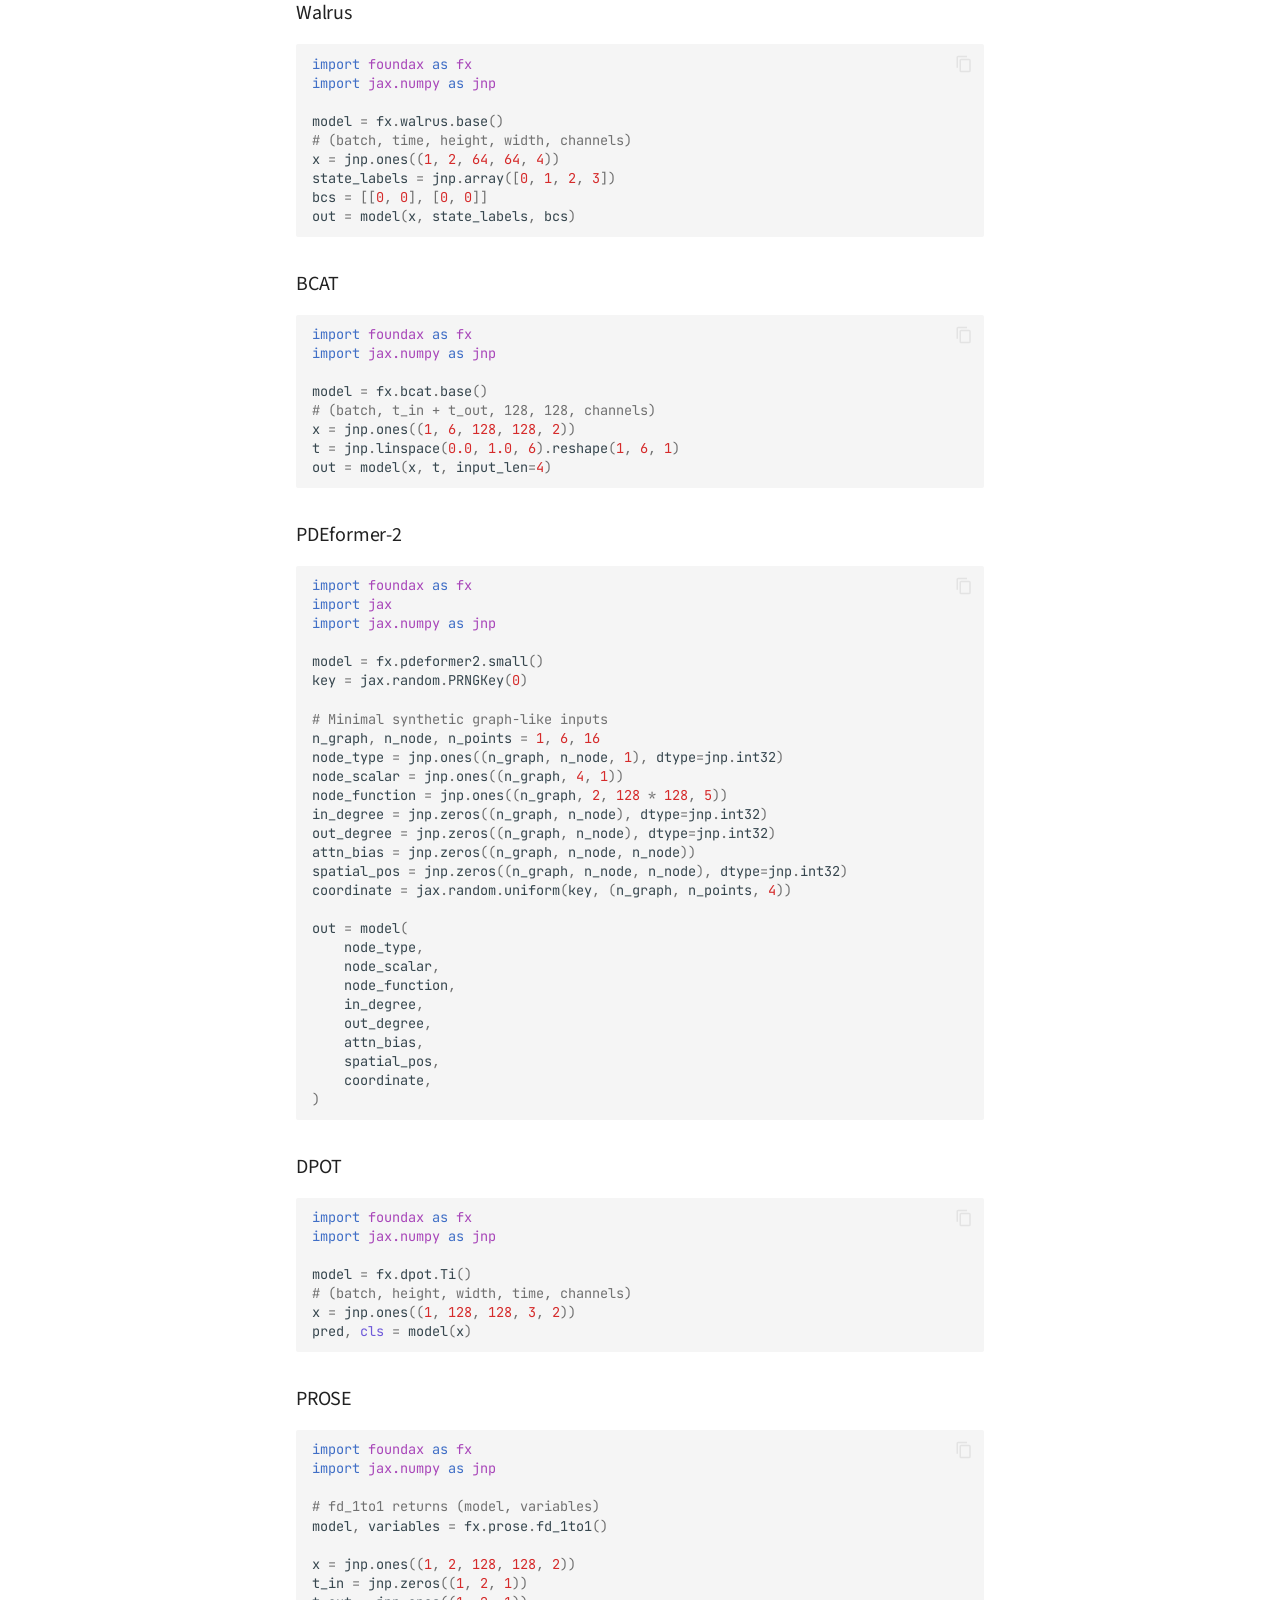
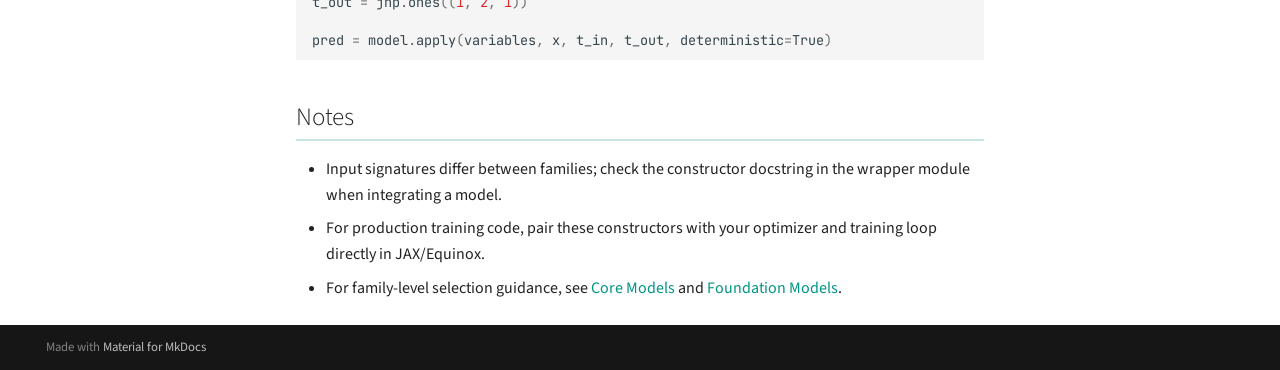
<file: site/model-examples/index.html>
<!doctype html>
<html lang="en" class="no-js">
  <head>
    
      <meta charset="utf-8">
      <meta name="viewport" content="width=device-width,initial-scale=1">
      
        <meta name="description" content="Unified Equinox-first model surface for operator learning and PDE foundation models">
      
      
      
        <link rel="canonical" href="https://fhg-iisb.github.io/foundax/model-examples/">
      
      
        <link rel="prev" href="../equinox-architectures/">
      
      
        <link rel="next" href="../github-pages/">
      
      
      <link rel="icon" href="../assets/images/favicon.png">
      <meta name="generator" content="mkdocs-1.5.3, mkdocs-material-9.2.7">
    
    
      
        <title>Model Examples - foundax Documentation</title>
      
    
    
      <link rel="stylesheet" href="../assets/stylesheets/main.046329b4.min.css">
      
        
        <link rel="stylesheet" href="../assets/stylesheets/palette.85d0ee34.min.css">
      
      


    
    
      
    
    
      
        
        
        <link rel="preconnect" href="https://fonts.gstatic.com" crossorigin>
        <link rel="stylesheet" href="https://fonts.googleapis.com/css?family=Source+Sans+3:300,300i,400,400i,700,700i%7CJetBrains+Mono:400,400i,700,700i&display=fallback">
        <style>:root{--md-text-font:"Source Sans 3";--md-code-font:"JetBrains Mono"}</style>
      
    
    
      <link rel="stylesheet" href="../stylesheets/extra.css">
    
    <script>__md_scope=new URL("..",location),__md_hash=e=>[...e].reduce((e,_)=>(e<<5)-e+_.charCodeAt(0),0),__md_get=(e,_=localStorage,t=__md_scope)=>JSON.parse(_.getItem(t.pathname+"."+e)),__md_set=(e,_,t=localStorage,a=__md_scope)=>{try{t.setItem(a.pathname+"."+e,JSON.stringify(_))}catch(e){}}</script>
    
      

    
    
    
  </head>
  
  
    
    
      
    
    
    
    
    <body dir="ltr" data-md-color-scheme="default" data-md-color-primary="teal" data-md-color-accent="amber">
  
    
    
      <script>var palette=__md_get("__palette");if(palette&&"object"==typeof palette.color)for(var key of Object.keys(palette.color))document.body.setAttribute("data-md-color-"+key,palette.color[key])</script>
    
    <input class="md-toggle" data-md-toggle="drawer" type="checkbox" id="__drawer" autocomplete="off">
    <input class="md-toggle" data-md-toggle="search" type="checkbox" id="__search" autocomplete="off">
    <label class="md-overlay" for="__drawer"></label>
    <div data-md-component="skip">
      
        
        <a href="#model-examples" class="md-skip">
          Skip to content
        </a>
      
    </div>
    <div data-md-component="announce">
      
    </div>
    
    
      

  

<header class="md-header md-header--shadow" data-md-component="header">
  <nav class="md-header__inner md-grid" aria-label="Header">
    <a href=".." title="foundax Documentation" class="md-header__button md-logo" aria-label="foundax Documentation" data-md-component="logo">
      
  
  <svg xmlns="http://www.w3.org/2000/svg" viewBox="0 0 24 24"><path d="M12 8a3 3 0 0 0 3-3 3 3 0 0 0-3-3 3 3 0 0 0-3 3 3 3 0 0 0 3 3m0 3.54C9.64 9.35 6.5 8 3 8v11c3.5 0 6.64 1.35 9 3.54 2.36-2.19 5.5-3.54 9-3.54V8c-3.5 0-6.64 1.35-9 3.54Z"/></svg>

    </a>
    <label class="md-header__button md-icon" for="__drawer">
      
      <svg xmlns="http://www.w3.org/2000/svg" viewBox="0 0 24 24"><path d="M3 6h18v2H3V6m0 5h18v2H3v-2m0 5h18v2H3v-2Z"/></svg>
    </label>
    <div class="md-header__title" data-md-component="header-title">
      <div class="md-header__ellipsis">
        <div class="md-header__topic">
          <span class="md-ellipsis">
            foundax Documentation
          </span>
        </div>
        <div class="md-header__topic" data-md-component="header-topic">
          <span class="md-ellipsis">
            
              Model Examples
            
          </span>
        </div>
      </div>
    </div>
    
      
        <form class="md-header__option" data-md-component="palette">
  
    
    
    
    <input class="md-option" data-md-color-media="" data-md-color-scheme="default" data-md-color-primary="teal" data-md-color-accent="amber"  aria-label="Switch to dark mode"  type="radio" name="__palette" id="__palette_1">
    
      <label class="md-header__button md-icon" title="Switch to dark mode" for="__palette_2" hidden>
        <svg xmlns="http://www.w3.org/2000/svg" viewBox="0 0 24 24"><path d="m17.75 4.09-2.53 1.94.91 3.06-2.63-1.81-2.63 1.81.91-3.06-2.53-1.94L12.44 4l1.06-3 1.06 3 3.19.09m3.5 6.91-1.64 1.25.59 1.98-1.7-1.17-1.7 1.17.59-1.98L15.75 11l2.06-.05L18.5 9l.69 1.95 2.06.05m-2.28 4.95c.83-.08 1.72 1.1 1.19 1.85-.32.45-.66.87-1.08 1.27C15.17 23 8.84 23 4.94 19.07c-3.91-3.9-3.91-10.24 0-14.14.4-.4.82-.76 1.27-1.08.75-.53 1.93.36 1.85 1.19-.27 2.86.69 5.83 2.89 8.02a9.96 9.96 0 0 0 8.02 2.89m-1.64 2.02a12.08 12.08 0 0 1-7.8-3.47c-2.17-2.19-3.33-5-3.49-7.82-2.81 3.14-2.7 7.96.31 10.98 3.02 3.01 7.84 3.12 10.98.31Z"/></svg>
      </label>
    
  
    
    
    
    <input class="md-option" data-md-color-media="" data-md-color-scheme="slate" data-md-color-primary="teal" data-md-color-accent="amber"  aria-label="Switch to light mode"  type="radio" name="__palette" id="__palette_2">
    
      <label class="md-header__button md-icon" title="Switch to light mode" for="__palette_1" hidden>
        <svg xmlns="http://www.w3.org/2000/svg" viewBox="0 0 24 24"><path d="M12 7a5 5 0 0 1 5 5 5 5 0 0 1-5 5 5 5 0 0 1-5-5 5 5 0 0 1 5-5m0 2a3 3 0 0 0-3 3 3 3 0 0 0 3 3 3 3 0 0 0 3-3 3 3 0 0 0-3-3m0-7 2.39 3.42C13.65 5.15 12.84 5 12 5c-.84 0-1.65.15-2.39.42L12 2M3.34 7l4.16-.35A7.2 7.2 0 0 0 5.94 8.5c-.44.74-.69 1.5-.83 2.29L3.34 7m.02 10 1.76-3.77a7.131 7.131 0 0 0 2.38 4.14L3.36 17M20.65 7l-1.77 3.79a7.023 7.023 0 0 0-2.38-4.15l4.15.36m-.01 10-4.14.36c.59-.51 1.12-1.14 1.54-1.86.42-.73.69-1.5.83-2.29L20.64 17M12 22l-2.41-3.44c.74.27 1.55.44 2.41.44.82 0 1.63-.17 2.37-.44L12 22Z"/></svg>
      </label>
    
  
</form>
      
    
    
    
      <label class="md-header__button md-icon" for="__search">
        
        <svg xmlns="http://www.w3.org/2000/svg" viewBox="0 0 24 24"><path d="M9.5 3A6.5 6.5 0 0 1 16 9.5c0 1.61-.59 3.09-1.56 4.23l.27.27h.79l5 5-1.5 1.5-5-5v-.79l-.27-.27A6.516 6.516 0 0 1 9.5 16 6.5 6.5 0 0 1 3 9.5 6.5 6.5 0 0 1 9.5 3m0 2C7 5 5 7 5 9.5S7 14 9.5 14 14 12 14 9.5 12 5 9.5 5Z"/></svg>
      </label>
      <div class="md-search" data-md-component="search" role="dialog">
  <label class="md-search__overlay" for="__search"></label>
  <div class="md-search__inner" role="search">
    <form class="md-search__form" name="search">
      <input type="text" class="md-search__input" name="query" aria-label="Search" placeholder="Search" autocapitalize="off" autocorrect="off" autocomplete="off" spellcheck="false" data-md-component="search-query" required>
      <label class="md-search__icon md-icon" for="__search">
        
        <svg xmlns="http://www.w3.org/2000/svg" viewBox="0 0 24 24"><path d="M9.5 3A6.5 6.5 0 0 1 16 9.5c0 1.61-.59 3.09-1.56 4.23l.27.27h.79l5 5-1.5 1.5-5-5v-.79l-.27-.27A6.516 6.516 0 0 1 9.5 16 6.5 6.5 0 0 1 3 9.5 6.5 6.5 0 0 1 9.5 3m0 2C7 5 5 7 5 9.5S7 14 9.5 14 14 12 14 9.5 12 5 9.5 5Z"/></svg>
        
        <svg xmlns="http://www.w3.org/2000/svg" viewBox="0 0 24 24"><path d="M20 11v2H8l5.5 5.5-1.42 1.42L4.16 12l7.92-7.92L13.5 5.5 8 11h12Z"/></svg>
      </label>
      <nav class="md-search__options" aria-label="Search">
        
        <button type="reset" class="md-search__icon md-icon" title="Clear" aria-label="Clear" tabindex="-1">
          
          <svg xmlns="http://www.w3.org/2000/svg" viewBox="0 0 24 24"><path d="M19 6.41 17.59 5 12 10.59 6.41 5 5 6.41 10.59 12 5 17.59 6.41 19 12 13.41 17.59 19 19 17.59 13.41 12 19 6.41Z"/></svg>
        </button>
      </nav>
      
        <div class="md-search__suggest" data-md-component="search-suggest"></div>
      
    </form>
    <div class="md-search__output">
      <div class="md-search__scrollwrap" data-md-scrollfix>
        <div class="md-search-result" data-md-component="search-result">
          <div class="md-search-result__meta">
            Initializing search
          </div>
          <ol class="md-search-result__list" role="presentation"></ol>
        </div>
      </div>
    </div>
  </div>
</div>
    
    
      <div class="md-header__source">
        <a href="https://github.com/FhG-IISB/foundax" title="Go to repository" class="md-source" data-md-component="source">
  <div class="md-source__icon md-icon">
    
    <svg xmlns="http://www.w3.org/2000/svg" viewBox="0 0 448 512"><!--! Font Awesome Free 6.4.2 by @fontawesome - https://fontawesome.com License - https://fontawesome.com/license/free (Icons: CC BY 4.0, Fonts: SIL OFL 1.1, Code: MIT License) Copyright 2023 Fonticons, Inc.--><path d="M439.55 236.05 244 40.45a28.87 28.87 0 0 0-40.81 0l-40.66 40.63 51.52 51.52c27.06-9.14 52.68 16.77 43.39 43.68l49.66 49.66c34.23-11.8 61.18 31 35.47 56.69-26.49 26.49-70.21-2.87-56-37.34L240.22 199v121.85c25.3 12.54 22.26 41.85 9.08 55a34.34 34.34 0 0 1-48.55 0c-17.57-17.6-11.07-46.91 11.25-56v-123c-20.8-8.51-24.6-30.74-18.64-45L142.57 101 8.45 235.14a28.86 28.86 0 0 0 0 40.81l195.61 195.6a28.86 28.86 0 0 0 40.8 0l194.69-194.69a28.86 28.86 0 0 0 0-40.81z"/></svg>
  </div>
  <div class="md-source__repository">
    FhG-IISB/foundax
  </div>
</a>
      </div>
    
  </nav>
  
</header>
    
    <div class="md-container" data-md-component="container">
      
      
        
          
        
      
      <main class="md-main" data-md-component="main">
        <div class="md-main__inner md-grid">
          
            
              
              <div class="md-sidebar md-sidebar--primary" data-md-component="sidebar" data-md-type="navigation" >
                <div class="md-sidebar__scrollwrap">
                  <div class="md-sidebar__inner">
                    



<nav class="md-nav md-nav--primary" aria-label="Navigation" data-md-level="0">
  <label class="md-nav__title" for="__drawer">
    <a href=".." title="foundax Documentation" class="md-nav__button md-logo" aria-label="foundax Documentation" data-md-component="logo">
      
  
  <svg xmlns="http://www.w3.org/2000/svg" viewBox="0 0 24 24"><path d="M12 8a3 3 0 0 0 3-3 3 3 0 0 0-3-3 3 3 0 0 0-3 3 3 3 0 0 0 3 3m0 3.54C9.64 9.35 6.5 8 3 8v11c3.5 0 6.64 1.35 9 3.54 2.36-2.19 5.5-3.54 9-3.54V8c-3.5 0-6.64 1.35-9 3.54Z"/></svg>

    </a>
    foundax Documentation
  </label>
  
    <div class="md-nav__source">
      <a href="https://github.com/FhG-IISB/foundax" title="Go to repository" class="md-source" data-md-component="source">
  <div class="md-source__icon md-icon">
    
    <svg xmlns="http://www.w3.org/2000/svg" viewBox="0 0 448 512"><!--! Font Awesome Free 6.4.2 by @fontawesome - https://fontawesome.com License - https://fontawesome.com/license/free (Icons: CC BY 4.0, Fonts: SIL OFL 1.1, Code: MIT License) Copyright 2023 Fonticons, Inc.--><path d="M439.55 236.05 244 40.45a28.87 28.87 0 0 0-40.81 0l-40.66 40.63 51.52 51.52c27.06-9.14 52.68 16.77 43.39 43.68l49.66 49.66c34.23-11.8 61.18 31 35.47 56.69-26.49 26.49-70.21-2.87-56-37.34L240.22 199v121.85c25.3 12.54 22.26 41.85 9.08 55a34.34 34.34 0 0 1-48.55 0c-17.57-17.6-11.07-46.91 11.25-56v-123c-20.8-8.51-24.6-30.74-18.64-45L142.57 101 8.45 235.14a28.86 28.86 0 0 0 0 40.81l195.61 195.6a28.86 28.86 0 0 0 40.8 0l194.69-194.69a28.86 28.86 0 0 0 0-40.81z"/></svg>
  </div>
  <div class="md-source__repository">
    FhG-IISB/foundax
  </div>
</a>
    </div>
  
  <ul class="md-nav__list" data-md-scrollfix>
    
      
      
  
  
  
    <li class="md-nav__item">
      <a href=".." class="md-nav__link">
        
  
  <span class="md-ellipsis">
    Home
  </span>
  

      </a>
    </li>
  

    
      
      
  
  
  
    <li class="md-nav__item">
      <a href="../getting-started/" class="md-nav__link">
        
  
  <span class="md-ellipsis">
    Getting Started
  </span>
  

      </a>
    </li>
  

    
      
      
  
  
    
  
  
    
    
    
      
    
    <li class="md-nav__item md-nav__item--active md-nav__item--section md-nav__item--nested">
      
        
        
        
        
        <input class="md-nav__toggle md-toggle " type="checkbox" id="__nav_3" checked>
        
          <label class="md-nav__link" for="__nav_3" id="__nav_3_label" tabindex="0">
            
  
  <span class="md-ellipsis">
    Models
  </span>
  

            <span class="md-nav__icon md-icon"></span>
          </label>
        
        <nav class="md-nav" data-md-level="1" aria-labelledby="__nav_3_label" aria-expanded="true">
          <label class="md-nav__title" for="__nav_3">
            <span class="md-nav__icon md-icon"></span>
            Models
          </label>
          <ul class="md-nav__list" data-md-scrollfix>
            
              
                
  
  
  
    <li class="md-nav__item">
      <a href="../core-models/" class="md-nav__link">
        
  
  <span class="md-ellipsis">
    Core Models
  </span>
  

      </a>
    </li>
  

              
            
              
                
  
  
  
    <li class="md-nav__item">
      <a href="../equinox-architectures/" class="md-nav__link">
        
  
  <span class="md-ellipsis">
    Foundation Models
  </span>
  

      </a>
    </li>
  

              
            
              
                
  
  
    
  
  
    <li class="md-nav__item md-nav__item--active">
      
      <input class="md-nav__toggle md-toggle" type="checkbox" id="__toc">
      
      
        
      
      
        <label class="md-nav__link md-nav__link--active" for="__toc">
          
  
  <span class="md-ellipsis">
    Model Examples
  </span>
  

          <span class="md-nav__icon md-icon"></span>
        </label>
      
      <a href="./" class="md-nav__link md-nav__link--active">
        
  
  <span class="md-ellipsis">
    Model Examples
  </span>
  

      </a>
      
        

<nav class="md-nav md-nav--secondary" aria-label="Table of contents">
  
  
  
    
  
  
    <label class="md-nav__title" for="__toc">
      <span class="md-nav__icon md-icon"></span>
      Table of contents
    </label>
    <ul class="md-nav__list" data-md-component="toc" data-md-scrollfix>
      
        <li class="md-nav__item">
  <a href="#core-model-examples" class="md-nav__link">
    Core Model Examples
  </a>
  
</li>
      
        <li class="md-nav__item">
  <a href="#foundation-wrapper-examples" class="md-nav__link">
    Foundation Wrapper Examples
  </a>
  
    <nav class="md-nav" aria-label="Foundation Wrapper Examples">
      <ul class="md-nav__list">
        
          <li class="md-nav__item">
  <a href="#poseidon" class="md-nav__link">
    Poseidon
  </a>
  
</li>
        
          <li class="md-nav__item">
  <a href="#morph" class="md-nav__link">
    MORPH
  </a>
  
</li>
        
          <li class="md-nav__item">
  <a href="#mpp" class="md-nav__link">
    MPP
  </a>
  
</li>
        
          <li class="md-nav__item">
  <a href="#walrus" class="md-nav__link">
    Walrus
  </a>
  
</li>
        
          <li class="md-nav__item">
  <a href="#bcat" class="md-nav__link">
    BCAT
  </a>
  
</li>
        
          <li class="md-nav__item">
  <a href="#pdeformer-2" class="md-nav__link">
    PDEformer-2
  </a>
  
</li>
        
          <li class="md-nav__item">
  <a href="#dpot" class="md-nav__link">
    DPOT
  </a>
  
</li>
        
          <li class="md-nav__item">
  <a href="#prose" class="md-nav__link">
    PROSE
  </a>
  
</li>
        
      </ul>
    </nav>
  
</li>
      
        <li class="md-nav__item">
  <a href="#notes" class="md-nav__link">
    Notes
  </a>
  
</li>
      
    </ul>
  
</nav>
      
    </li>
  

              
            
          </ul>
        </nav>
      
    </li>
  

    
      
      
  
  
  
    
    
    
      
    
    <li class="md-nav__item md-nav__item--section md-nav__item--nested">
      
        
        
        
        
        <input class="md-nav__toggle md-toggle " type="checkbox" id="__nav_4" >
        
          <label class="md-nav__link" for="__nav_4" id="__nav_4_label" tabindex="0">
            
  
  <span class="md-ellipsis">
    Guides
  </span>
  

            <span class="md-nav__icon md-icon"></span>
          </label>
        
        <nav class="md-nav" data-md-level="1" aria-labelledby="__nav_4_label" aria-expanded="false">
          <label class="md-nav__title" for="__nav_4">
            <span class="md-nav__icon md-icon"></span>
            Guides
          </label>
          <ul class="md-nav__list" data-md-scrollfix>
            
              
                
  
  
  
    <li class="md-nav__item">
      <a href="../github-pages/" class="md-nav__link">
        
  
  <span class="md-ellipsis">
    GitHub Pages
  </span>
  

      </a>
    </li>
  

              
            
          </ul>
        </nav>
      
    </li>
  

    
  </ul>
</nav>
                  </div>
                </div>
              </div>
            
            
              
              <div class="md-sidebar md-sidebar--secondary" data-md-component="sidebar" data-md-type="toc" >
                <div class="md-sidebar__scrollwrap">
                  <div class="md-sidebar__inner">
                    

<nav class="md-nav md-nav--secondary" aria-label="Table of contents">
  
  
  
    
  
  
    <label class="md-nav__title" for="__toc">
      <span class="md-nav__icon md-icon"></span>
      Table of contents
    </label>
    <ul class="md-nav__list" data-md-component="toc" data-md-scrollfix>
      
        <li class="md-nav__item">
  <a href="#core-model-examples" class="md-nav__link">
    Core Model Examples
  </a>
  
</li>
      
        <li class="md-nav__item">
  <a href="#foundation-wrapper-examples" class="md-nav__link">
    Foundation Wrapper Examples
  </a>
  
    <nav class="md-nav" aria-label="Foundation Wrapper Examples">
      <ul class="md-nav__list">
        
          <li class="md-nav__item">
  <a href="#poseidon" class="md-nav__link">
    Poseidon
  </a>
  
</li>
        
          <li class="md-nav__item">
  <a href="#morph" class="md-nav__link">
    MORPH
  </a>
  
</li>
        
          <li class="md-nav__item">
  <a href="#mpp" class="md-nav__link">
    MPP
  </a>
  
</li>
        
          <li class="md-nav__item">
  <a href="#walrus" class="md-nav__link">
    Walrus
  </a>
  
</li>
        
          <li class="md-nav__item">
  <a href="#bcat" class="md-nav__link">
    BCAT
  </a>
  
</li>
        
          <li class="md-nav__item">
  <a href="#pdeformer-2" class="md-nav__link">
    PDEformer-2
  </a>
  
</li>
        
          <li class="md-nav__item">
  <a href="#dpot" class="md-nav__link">
    DPOT
  </a>
  
</li>
        
          <li class="md-nav__item">
  <a href="#prose" class="md-nav__link">
    PROSE
  </a>
  
</li>
        
      </ul>
    </nav>
  
</li>
      
        <li class="md-nav__item">
  <a href="#notes" class="md-nav__link">
    Notes
  </a>
  
</li>
      
    </ul>
  
</nav>
                  </div>
                </div>
              </div>
            
          
          
            <div class="md-content" data-md-component="content">
              <article class="md-content__inner md-typeset">
                
                  

  
  


<h1 id="model-examples">Model Examples</h1>
<p>This page provides concise constructor and forward-pass examples for the Equinox-facing Foundax API.</p>
<h2 id="core-model-examples">Core Model Examples</h2>
<p>These are direct architecture constructors from <code>foundax.nn</code>.</p>
<div class="highlight"><pre><span></span><code><a id="__codelineno-0-1" name="__codelineno-0-1" href="#__codelineno-0-1"></a><span class="kn">import</span> <span class="nn">jax</span>
<a id="__codelineno-0-2" name="__codelineno-0-2" href="#__codelineno-0-2"></a><span class="kn">import</span> <span class="nn">jax.numpy</span> <span class="k">as</span> <span class="nn">jnp</span>
<a id="__codelineno-0-3" name="__codelineno-0-3" href="#__codelineno-0-3"></a><span class="kn">import</span> <span class="nn">foundax</span> <span class="k">as</span> <span class="nn">fx</span>
<a id="__codelineno-0-4" name="__codelineno-0-4" href="#__codelineno-0-4"></a>
<a id="__codelineno-0-5" name="__codelineno-0-5" href="#__codelineno-0-5"></a><span class="c1"># MLP</span>
<a id="__codelineno-0-6" name="__codelineno-0-6" href="#__codelineno-0-6"></a><span class="n">mlp</span> <span class="o">=</span> <span class="n">fx</span><span class="o">.</span><span class="n">mlp</span><span class="p">(</span><span class="n">in_features</span><span class="o">=</span><span class="mi">2</span><span class="p">,</span> <span class="n">output_dim</span><span class="o">=</span><span class="mi">1</span><span class="p">,</span> <span class="n">hidden_dims</span><span class="o">=</span><span class="mi">64</span><span class="p">,</span> <span class="n">num_layers</span><span class="o">=</span><span class="mi">3</span><span class="p">)</span>
<a id="__codelineno-0-7" name="__codelineno-0-7" href="#__codelineno-0-7"></a><span class="n">x</span> <span class="o">=</span> <span class="n">jnp</span><span class="o">.</span><span class="n">ones</span><span class="p">((</span><span class="mi">16</span><span class="p">,</span> <span class="mi">2</span><span class="p">))</span>
<a id="__codelineno-0-8" name="__codelineno-0-8" href="#__codelineno-0-8"></a><span class="n">y</span> <span class="o">=</span> <span class="n">mlp</span><span class="p">(</span><span class="n">x</span><span class="p">)</span>
<a id="__codelineno-0-9" name="__codelineno-0-9" href="#__codelineno-0-9"></a>
<a id="__codelineno-0-10" name="__codelineno-0-10" href="#__codelineno-0-10"></a><span class="c1"># FNO2D</span>
<a id="__codelineno-0-11" name="__codelineno-0-11" href="#__codelineno-0-11"></a><span class="n">fno</span> <span class="o">=</span> <span class="n">fx</span><span class="o">.</span><span class="n">fno2d</span><span class="p">(</span><span class="n">in_features</span><span class="o">=</span><span class="mi">1</span><span class="p">,</span> <span class="n">hidden_channels</span><span class="o">=</span><span class="mi">32</span><span class="p">,</span> <span class="n">n_modes</span><span class="o">=</span><span class="mi">16</span><span class="p">)</span>
<a id="__codelineno-0-12" name="__codelineno-0-12" href="#__codelineno-0-12"></a><span class="n">grid</span> <span class="o">=</span> <span class="n">jnp</span><span class="o">.</span><span class="n">ones</span><span class="p">((</span><span class="mi">64</span><span class="p">,</span> <span class="mi">64</span><span class="p">,</span> <span class="mi">1</span><span class="p">))</span>
<a id="__codelineno-0-13" name="__codelineno-0-13" href="#__codelineno-0-13"></a><span class="n">out</span> <span class="o">=</span> <span class="n">fno</span><span class="p">(</span><span class="n">grid</span><span class="p">)</span>
<a id="__codelineno-0-14" name="__codelineno-0-14" href="#__codelineno-0-14"></a>
<a id="__codelineno-0-15" name="__codelineno-0-15" href="#__codelineno-0-15"></a><span class="c1"># UNet2D</span>
<a id="__codelineno-0-16" name="__codelineno-0-16" href="#__codelineno-0-16"></a><span class="n">unet</span> <span class="o">=</span> <span class="n">fx</span><span class="o">.</span><span class="n">unet2d</span><span class="p">(</span><span class="n">in_channels</span><span class="o">=</span><span class="mi">1</span><span class="p">,</span> <span class="n">out_channels</span><span class="o">=</span><span class="mi">1</span><span class="p">)</span>
<a id="__codelineno-0-17" name="__codelineno-0-17" href="#__codelineno-0-17"></a><span class="n">img</span> <span class="o">=</span> <span class="n">jnp</span><span class="o">.</span><span class="n">ones</span><span class="p">((</span><span class="mi">128</span><span class="p">,</span> <span class="mi">128</span><span class="p">,</span> <span class="mi">1</span><span class="p">))</span>
<a id="__codelineno-0-18" name="__codelineno-0-18" href="#__codelineno-0-18"></a><span class="n">out</span> <span class="o">=</span> <span class="n">unet</span><span class="p">(</span><span class="n">img</span><span class="p">)</span>
</code></pre></div>
<h2 id="foundation-wrapper-examples">Foundation Wrapper Examples</h2>
<p>These are namespace-style entry points for larger wrapper families.</p>
<h3 id="poseidon">Poseidon</h3>
<div class="highlight"><pre><span></span><code><a id="__codelineno-1-1" name="__codelineno-1-1" href="#__codelineno-1-1"></a><span class="kn">import</span> <span class="nn">foundax</span> <span class="k">as</span> <span class="nn">fx</span>
<a id="__codelineno-1-2" name="__codelineno-1-2" href="#__codelineno-1-2"></a><span class="kn">import</span> <span class="nn">jax.numpy</span> <span class="k">as</span> <span class="nn">jnp</span>
<a id="__codelineno-1-3" name="__codelineno-1-3" href="#__codelineno-1-3"></a>
<a id="__codelineno-1-4" name="__codelineno-1-4" href="#__codelineno-1-4"></a><span class="n">model</span> <span class="o">=</span> <span class="n">fx</span><span class="o">.</span><span class="n">poseidon</span><span class="o">.</span><span class="n">T</span><span class="p">()</span>
<a id="__codelineno-1-5" name="__codelineno-1-5" href="#__codelineno-1-5"></a><span class="n">x</span> <span class="o">=</span> <span class="n">jnp</span><span class="o">.</span><span class="n">ones</span><span class="p">((</span><span class="mi">1</span><span class="p">,</span> <span class="mi">128</span><span class="p">,</span> <span class="mi">128</span><span class="p">,</span> <span class="mi">4</span><span class="p">))</span>
<a id="__codelineno-1-6" name="__codelineno-1-6" href="#__codelineno-1-6"></a><span class="n">t</span> <span class="o">=</span> <span class="n">jnp</span><span class="o">.</span><span class="n">array</span><span class="p">([</span><span class="mf">0.5</span><span class="p">])</span>
<a id="__codelineno-1-7" name="__codelineno-1-7" href="#__codelineno-1-7"></a><span class="n">out</span> <span class="o">=</span> <span class="n">model</span><span class="p">(</span><span class="n">pixel_values</span><span class="o">=</span><span class="n">x</span><span class="p">,</span> <span class="n">time</span><span class="o">=</span><span class="n">t</span><span class="p">)</span><span class="o">.</span><span class="n">output</span>
</code></pre></div>
<h3 id="morph">MORPH</h3>
<div class="highlight"><pre><span></span><code><a id="__codelineno-2-1" name="__codelineno-2-1" href="#__codelineno-2-1"></a><span class="kn">import</span> <span class="nn">foundax</span> <span class="k">as</span> <span class="nn">fx</span>
<a id="__codelineno-2-2" name="__codelineno-2-2" href="#__codelineno-2-2"></a><span class="kn">import</span> <span class="nn">jax.numpy</span> <span class="k">as</span> <span class="nn">jnp</span>
<a id="__codelineno-2-3" name="__codelineno-2-3" href="#__codelineno-2-3"></a>
<a id="__codelineno-2-4" name="__codelineno-2-4" href="#__codelineno-2-4"></a><span class="n">model</span> <span class="o">=</span> <span class="n">fx</span><span class="o">.</span><span class="n">morph</span><span class="o">.</span><span class="n">S</span><span class="p">()</span>
<a id="__codelineno-2-5" name="__codelineno-2-5" href="#__codelineno-2-5"></a><span class="c1"># Example shape: (batch, time, fields, channels, depth, height, width)</span>
<a id="__codelineno-2-6" name="__codelineno-2-6" href="#__codelineno-2-6"></a><span class="n">x</span> <span class="o">=</span> <span class="n">jnp</span><span class="o">.</span><span class="n">ones</span><span class="p">((</span><span class="mi">1</span><span class="p">,</span> <span class="mi">2</span><span class="p">,</span> <span class="mi">1</span><span class="p">,</span> <span class="mi">1</span><span class="p">,</span> <span class="mi">16</span><span class="p">,</span> <span class="mi">16</span><span class="p">,</span> <span class="mi">16</span><span class="p">))</span>
<a id="__codelineno-2-7" name="__codelineno-2-7" href="#__codelineno-2-7"></a><span class="n">out</span> <span class="o">=</span> <span class="n">model</span><span class="p">(</span><span class="n">x</span><span class="p">)</span>
</code></pre></div>
<h3 id="mpp">MPP</h3>
<div class="highlight"><pre><span></span><code><a id="__codelineno-3-1" name="__codelineno-3-1" href="#__codelineno-3-1"></a><span class="kn">import</span> <span class="nn">foundax</span> <span class="k">as</span> <span class="nn">fx</span>
<a id="__codelineno-3-2" name="__codelineno-3-2" href="#__codelineno-3-2"></a><span class="kn">import</span> <span class="nn">jax.numpy</span> <span class="k">as</span> <span class="nn">jnp</span>
<a id="__codelineno-3-3" name="__codelineno-3-3" href="#__codelineno-3-3"></a>
<a id="__codelineno-3-4" name="__codelineno-3-4" href="#__codelineno-3-4"></a><span class="n">model</span> <span class="o">=</span> <span class="n">fx</span><span class="o">.</span><span class="n">mpp</span><span class="o">.</span><span class="n">Ti</span><span class="p">(</span><span class="n">n_states</span><span class="o">=</span><span class="mi">3</span><span class="p">)</span>
<a id="__codelineno-3-5" name="__codelineno-3-5" href="#__codelineno-3-5"></a><span class="c1"># (time, batch, channels, height, width)</span>
<a id="__codelineno-3-6" name="__codelineno-3-6" href="#__codelineno-3-6"></a><span class="n">x</span> <span class="o">=</span> <span class="n">jnp</span><span class="o">.</span><span class="n">ones</span><span class="p">((</span><span class="mi">2</span><span class="p">,</span> <span class="mi">1</span><span class="p">,</span> <span class="mi">3</span><span class="p">,</span> <span class="mi">64</span><span class="p">,</span> <span class="mi">64</span><span class="p">))</span>
<a id="__codelineno-3-7" name="__codelineno-3-7" href="#__codelineno-3-7"></a><span class="n">state_labels</span> <span class="o">=</span> <span class="n">jnp</span><span class="o">.</span><span class="n">array</span><span class="p">([</span><span class="mi">0</span><span class="p">,</span> <span class="mi">1</span><span class="p">,</span> <span class="mi">2</span><span class="p">])</span>
<a id="__codelineno-3-8" name="__codelineno-3-8" href="#__codelineno-3-8"></a><span class="n">bcs</span> <span class="o">=</span> <span class="n">jnp</span><span class="o">.</span><span class="n">zeros</span><span class="p">((</span><span class="mi">1</span><span class="p">,</span> <span class="mi">2</span><span class="p">),</span> <span class="n">dtype</span><span class="o">=</span><span class="n">jnp</span><span class="o">.</span><span class="n">int32</span><span class="p">)</span>
<a id="__codelineno-3-9" name="__codelineno-3-9" href="#__codelineno-3-9"></a><span class="n">out</span> <span class="o">=</span> <span class="n">model</span><span class="p">(</span><span class="n">x</span><span class="p">,</span> <span class="n">state_labels</span><span class="p">,</span> <span class="n">bcs</span><span class="p">)</span>
</code></pre></div>
<h3 id="walrus">Walrus</h3>
<div class="highlight"><pre><span></span><code><a id="__codelineno-4-1" name="__codelineno-4-1" href="#__codelineno-4-1"></a><span class="kn">import</span> <span class="nn">foundax</span> <span class="k">as</span> <span class="nn">fx</span>
<a id="__codelineno-4-2" name="__codelineno-4-2" href="#__codelineno-4-2"></a><span class="kn">import</span> <span class="nn">jax.numpy</span> <span class="k">as</span> <span class="nn">jnp</span>
<a id="__codelineno-4-3" name="__codelineno-4-3" href="#__codelineno-4-3"></a>
<a id="__codelineno-4-4" name="__codelineno-4-4" href="#__codelineno-4-4"></a><span class="n">model</span> <span class="o">=</span> <span class="n">fx</span><span class="o">.</span><span class="n">walrus</span><span class="o">.</span><span class="n">base</span><span class="p">()</span>
<a id="__codelineno-4-5" name="__codelineno-4-5" href="#__codelineno-4-5"></a><span class="c1"># (batch, time, height, width, channels)</span>
<a id="__codelineno-4-6" name="__codelineno-4-6" href="#__codelineno-4-6"></a><span class="n">x</span> <span class="o">=</span> <span class="n">jnp</span><span class="o">.</span><span class="n">ones</span><span class="p">((</span><span class="mi">1</span><span class="p">,</span> <span class="mi">2</span><span class="p">,</span> <span class="mi">64</span><span class="p">,</span> <span class="mi">64</span><span class="p">,</span> <span class="mi">4</span><span class="p">))</span>
<a id="__codelineno-4-7" name="__codelineno-4-7" href="#__codelineno-4-7"></a><span class="n">state_labels</span> <span class="o">=</span> <span class="n">jnp</span><span class="o">.</span><span class="n">array</span><span class="p">([</span><span class="mi">0</span><span class="p">,</span> <span class="mi">1</span><span class="p">,</span> <span class="mi">2</span><span class="p">,</span> <span class="mi">3</span><span class="p">])</span>
<a id="__codelineno-4-8" name="__codelineno-4-8" href="#__codelineno-4-8"></a><span class="n">bcs</span> <span class="o">=</span> <span class="p">[[</span><span class="mi">0</span><span class="p">,</span> <span class="mi">0</span><span class="p">],</span> <span class="p">[</span><span class="mi">0</span><span class="p">,</span> <span class="mi">0</span><span class="p">]]</span>
<a id="__codelineno-4-9" name="__codelineno-4-9" href="#__codelineno-4-9"></a><span class="n">out</span> <span class="o">=</span> <span class="n">model</span><span class="p">(</span><span class="n">x</span><span class="p">,</span> <span class="n">state_labels</span><span class="p">,</span> <span class="n">bcs</span><span class="p">)</span>
</code></pre></div>
<h3 id="bcat">BCAT</h3>
<div class="highlight"><pre><span></span><code><a id="__codelineno-5-1" name="__codelineno-5-1" href="#__codelineno-5-1"></a><span class="kn">import</span> <span class="nn">foundax</span> <span class="k">as</span> <span class="nn">fx</span>
<a id="__codelineno-5-2" name="__codelineno-5-2" href="#__codelineno-5-2"></a><span class="kn">import</span> <span class="nn">jax.numpy</span> <span class="k">as</span> <span class="nn">jnp</span>
<a id="__codelineno-5-3" name="__codelineno-5-3" href="#__codelineno-5-3"></a>
<a id="__codelineno-5-4" name="__codelineno-5-4" href="#__codelineno-5-4"></a><span class="n">model</span> <span class="o">=</span> <span class="n">fx</span><span class="o">.</span><span class="n">bcat</span><span class="o">.</span><span class="n">base</span><span class="p">()</span>
<a id="__codelineno-5-5" name="__codelineno-5-5" href="#__codelineno-5-5"></a><span class="c1"># (batch, t_in + t_out, 128, 128, channels)</span>
<a id="__codelineno-5-6" name="__codelineno-5-6" href="#__codelineno-5-6"></a><span class="n">x</span> <span class="o">=</span> <span class="n">jnp</span><span class="o">.</span><span class="n">ones</span><span class="p">((</span><span class="mi">1</span><span class="p">,</span> <span class="mi">6</span><span class="p">,</span> <span class="mi">128</span><span class="p">,</span> <span class="mi">128</span><span class="p">,</span> <span class="mi">2</span><span class="p">))</span>
<a id="__codelineno-5-7" name="__codelineno-5-7" href="#__codelineno-5-7"></a><span class="n">t</span> <span class="o">=</span> <span class="n">jnp</span><span class="o">.</span><span class="n">linspace</span><span class="p">(</span><span class="mf">0.0</span><span class="p">,</span> <span class="mf">1.0</span><span class="p">,</span> <span class="mi">6</span><span class="p">)</span><span class="o">.</span><span class="n">reshape</span><span class="p">(</span><span class="mi">1</span><span class="p">,</span> <span class="mi">6</span><span class="p">,</span> <span class="mi">1</span><span class="p">)</span>
<a id="__codelineno-5-8" name="__codelineno-5-8" href="#__codelineno-5-8"></a><span class="n">out</span> <span class="o">=</span> <span class="n">model</span><span class="p">(</span><span class="n">x</span><span class="p">,</span> <span class="n">t</span><span class="p">,</span> <span class="n">input_len</span><span class="o">=</span><span class="mi">4</span><span class="p">)</span>
</code></pre></div>
<h3 id="pdeformer-2">PDEformer-2</h3>
<div class="highlight"><pre><span></span><code><a id="__codelineno-6-1" name="__codelineno-6-1" href="#__codelineno-6-1"></a><span class="kn">import</span> <span class="nn">foundax</span> <span class="k">as</span> <span class="nn">fx</span>
<a id="__codelineno-6-2" name="__codelineno-6-2" href="#__codelineno-6-2"></a><span class="kn">import</span> <span class="nn">jax</span>
<a id="__codelineno-6-3" name="__codelineno-6-3" href="#__codelineno-6-3"></a><span class="kn">import</span> <span class="nn">jax.numpy</span> <span class="k">as</span> <span class="nn">jnp</span>
<a id="__codelineno-6-4" name="__codelineno-6-4" href="#__codelineno-6-4"></a>
<a id="__codelineno-6-5" name="__codelineno-6-5" href="#__codelineno-6-5"></a><span class="n">model</span> <span class="o">=</span> <span class="n">fx</span><span class="o">.</span><span class="n">pdeformer2</span><span class="o">.</span><span class="n">small</span><span class="p">()</span>
<a id="__codelineno-6-6" name="__codelineno-6-6" href="#__codelineno-6-6"></a><span class="n">key</span> <span class="o">=</span> <span class="n">jax</span><span class="o">.</span><span class="n">random</span><span class="o">.</span><span class="n">PRNGKey</span><span class="p">(</span><span class="mi">0</span><span class="p">)</span>
<a id="__codelineno-6-7" name="__codelineno-6-7" href="#__codelineno-6-7"></a>
<a id="__codelineno-6-8" name="__codelineno-6-8" href="#__codelineno-6-8"></a><span class="c1"># Minimal synthetic graph-like inputs</span>
<a id="__codelineno-6-9" name="__codelineno-6-9" href="#__codelineno-6-9"></a><span class="n">n_graph</span><span class="p">,</span> <span class="n">n_node</span><span class="p">,</span> <span class="n">n_points</span> <span class="o">=</span> <span class="mi">1</span><span class="p">,</span> <span class="mi">6</span><span class="p">,</span> <span class="mi">16</span>
<a id="__codelineno-6-10" name="__codelineno-6-10" href="#__codelineno-6-10"></a><span class="n">node_type</span> <span class="o">=</span> <span class="n">jnp</span><span class="o">.</span><span class="n">ones</span><span class="p">((</span><span class="n">n_graph</span><span class="p">,</span> <span class="n">n_node</span><span class="p">,</span> <span class="mi">1</span><span class="p">),</span> <span class="n">dtype</span><span class="o">=</span><span class="n">jnp</span><span class="o">.</span><span class="n">int32</span><span class="p">)</span>
<a id="__codelineno-6-11" name="__codelineno-6-11" href="#__codelineno-6-11"></a><span class="n">node_scalar</span> <span class="o">=</span> <span class="n">jnp</span><span class="o">.</span><span class="n">ones</span><span class="p">((</span><span class="n">n_graph</span><span class="p">,</span> <span class="mi">4</span><span class="p">,</span> <span class="mi">1</span><span class="p">))</span>
<a id="__codelineno-6-12" name="__codelineno-6-12" href="#__codelineno-6-12"></a><span class="n">node_function</span> <span class="o">=</span> <span class="n">jnp</span><span class="o">.</span><span class="n">ones</span><span class="p">((</span><span class="n">n_graph</span><span class="p">,</span> <span class="mi">2</span><span class="p">,</span> <span class="mi">128</span> <span class="o">*</span> <span class="mi">128</span><span class="p">,</span> <span class="mi">5</span><span class="p">))</span>
<a id="__codelineno-6-13" name="__codelineno-6-13" href="#__codelineno-6-13"></a><span class="n">in_degree</span> <span class="o">=</span> <span class="n">jnp</span><span class="o">.</span><span class="n">zeros</span><span class="p">((</span><span class="n">n_graph</span><span class="p">,</span> <span class="n">n_node</span><span class="p">),</span> <span class="n">dtype</span><span class="o">=</span><span class="n">jnp</span><span class="o">.</span><span class="n">int32</span><span class="p">)</span>
<a id="__codelineno-6-14" name="__codelineno-6-14" href="#__codelineno-6-14"></a><span class="n">out_degree</span> <span class="o">=</span> <span class="n">jnp</span><span class="o">.</span><span class="n">zeros</span><span class="p">((</span><span class="n">n_graph</span><span class="p">,</span> <span class="n">n_node</span><span class="p">),</span> <span class="n">dtype</span><span class="o">=</span><span class="n">jnp</span><span class="o">.</span><span class="n">int32</span><span class="p">)</span>
<a id="__codelineno-6-15" name="__codelineno-6-15" href="#__codelineno-6-15"></a><span class="n">attn_bias</span> <span class="o">=</span> <span class="n">jnp</span><span class="o">.</span><span class="n">zeros</span><span class="p">((</span><span class="n">n_graph</span><span class="p">,</span> <span class="n">n_node</span><span class="p">,</span> <span class="n">n_node</span><span class="p">))</span>
<a id="__codelineno-6-16" name="__codelineno-6-16" href="#__codelineno-6-16"></a><span class="n">spatial_pos</span> <span class="o">=</span> <span class="n">jnp</span><span class="o">.</span><span class="n">zeros</span><span class="p">((</span><span class="n">n_graph</span><span class="p">,</span> <span class="n">n_node</span><span class="p">,</span> <span class="n">n_node</span><span class="p">),</span> <span class="n">dtype</span><span class="o">=</span><span class="n">jnp</span><span class="o">.</span><span class="n">int32</span><span class="p">)</span>
<a id="__codelineno-6-17" name="__codelineno-6-17" href="#__codelineno-6-17"></a><span class="n">coordinate</span> <span class="o">=</span> <span class="n">jax</span><span class="o">.</span><span class="n">random</span><span class="o">.</span><span class="n">uniform</span><span class="p">(</span><span class="n">key</span><span class="p">,</span> <span class="p">(</span><span class="n">n_graph</span><span class="p">,</span> <span class="n">n_points</span><span class="p">,</span> <span class="mi">4</span><span class="p">))</span>
<a id="__codelineno-6-18" name="__codelineno-6-18" href="#__codelineno-6-18"></a>
<a id="__codelineno-6-19" name="__codelineno-6-19" href="#__codelineno-6-19"></a><span class="n">out</span> <span class="o">=</span> <span class="n">model</span><span class="p">(</span>
<a id="__codelineno-6-20" name="__codelineno-6-20" href="#__codelineno-6-20"></a>    <span class="n">node_type</span><span class="p">,</span>
<a id="__codelineno-6-21" name="__codelineno-6-21" href="#__codelineno-6-21"></a>    <span class="n">node_scalar</span><span class="p">,</span>
<a id="__codelineno-6-22" name="__codelineno-6-22" href="#__codelineno-6-22"></a>    <span class="n">node_function</span><span class="p">,</span>
<a id="__codelineno-6-23" name="__codelineno-6-23" href="#__codelineno-6-23"></a>    <span class="n">in_degree</span><span class="p">,</span>
<a id="__codelineno-6-24" name="__codelineno-6-24" href="#__codelineno-6-24"></a>    <span class="n">out_degree</span><span class="p">,</span>
<a id="__codelineno-6-25" name="__codelineno-6-25" href="#__codelineno-6-25"></a>    <span class="n">attn_bias</span><span class="p">,</span>
<a id="__codelineno-6-26" name="__codelineno-6-26" href="#__codelineno-6-26"></a>    <span class="n">spatial_pos</span><span class="p">,</span>
<a id="__codelineno-6-27" name="__codelineno-6-27" href="#__codelineno-6-27"></a>    <span class="n">coordinate</span><span class="p">,</span>
<a id="__codelineno-6-28" name="__codelineno-6-28" href="#__codelineno-6-28"></a><span class="p">)</span>
</code></pre></div>
<h3 id="dpot">DPOT</h3>
<div class="highlight"><pre><span></span><code><a id="__codelineno-7-1" name="__codelineno-7-1" href="#__codelineno-7-1"></a><span class="kn">import</span> <span class="nn">foundax</span> <span class="k">as</span> <span class="nn">fx</span>
<a id="__codelineno-7-2" name="__codelineno-7-2" href="#__codelineno-7-2"></a><span class="kn">import</span> <span class="nn">jax.numpy</span> <span class="k">as</span> <span class="nn">jnp</span>
<a id="__codelineno-7-3" name="__codelineno-7-3" href="#__codelineno-7-3"></a>
<a id="__codelineno-7-4" name="__codelineno-7-4" href="#__codelineno-7-4"></a><span class="n">model</span> <span class="o">=</span> <span class="n">fx</span><span class="o">.</span><span class="n">dpot</span><span class="o">.</span><span class="n">Ti</span><span class="p">()</span>
<a id="__codelineno-7-5" name="__codelineno-7-5" href="#__codelineno-7-5"></a><span class="c1"># (batch, height, width, time, channels)</span>
<a id="__codelineno-7-6" name="__codelineno-7-6" href="#__codelineno-7-6"></a><span class="n">x</span> <span class="o">=</span> <span class="n">jnp</span><span class="o">.</span><span class="n">ones</span><span class="p">((</span><span class="mi">1</span><span class="p">,</span> <span class="mi">128</span><span class="p">,</span> <span class="mi">128</span><span class="p">,</span> <span class="mi">3</span><span class="p">,</span> <span class="mi">2</span><span class="p">))</span>
<a id="__codelineno-7-7" name="__codelineno-7-7" href="#__codelineno-7-7"></a><span class="n">pred</span><span class="p">,</span> <span class="bp">cls</span> <span class="o">=</span> <span class="n">model</span><span class="p">(</span><span class="n">x</span><span class="p">)</span>
</code></pre></div>
<h3 id="prose">PROSE</h3>
<div class="highlight"><pre><span></span><code><a id="__codelineno-8-1" name="__codelineno-8-1" href="#__codelineno-8-1"></a><span class="kn">import</span> <span class="nn">foundax</span> <span class="k">as</span> <span class="nn">fx</span>
<a id="__codelineno-8-2" name="__codelineno-8-2" href="#__codelineno-8-2"></a><span class="kn">import</span> <span class="nn">jax.numpy</span> <span class="k">as</span> <span class="nn">jnp</span>
<a id="__codelineno-8-3" name="__codelineno-8-3" href="#__codelineno-8-3"></a>
<a id="__codelineno-8-4" name="__codelineno-8-4" href="#__codelineno-8-4"></a><span class="c1"># fd_1to1 returns (model, variables)</span>
<a id="__codelineno-8-5" name="__codelineno-8-5" href="#__codelineno-8-5"></a><span class="n">model</span><span class="p">,</span> <span class="n">variables</span> <span class="o">=</span> <span class="n">fx</span><span class="o">.</span><span class="n">prose</span><span class="o">.</span><span class="n">fd_1to1</span><span class="p">()</span>
<a id="__codelineno-8-6" name="__codelineno-8-6" href="#__codelineno-8-6"></a>
<a id="__codelineno-8-7" name="__codelineno-8-7" href="#__codelineno-8-7"></a><span class="n">x</span> <span class="o">=</span> <span class="n">jnp</span><span class="o">.</span><span class="n">ones</span><span class="p">((</span><span class="mi">1</span><span class="p">,</span> <span class="mi">2</span><span class="p">,</span> <span class="mi">128</span><span class="p">,</span> <span class="mi">128</span><span class="p">,</span> <span class="mi">2</span><span class="p">))</span>
<a id="__codelineno-8-8" name="__codelineno-8-8" href="#__codelineno-8-8"></a><span class="n">t_in</span> <span class="o">=</span> <span class="n">jnp</span><span class="o">.</span><span class="n">zeros</span><span class="p">((</span><span class="mi">1</span><span class="p">,</span> <span class="mi">2</span><span class="p">,</span> <span class="mi">1</span><span class="p">))</span>
<a id="__codelineno-8-9" name="__codelineno-8-9" href="#__codelineno-8-9"></a><span class="n">t_out</span> <span class="o">=</span> <span class="n">jnp</span><span class="o">.</span><span class="n">ones</span><span class="p">((</span><span class="mi">1</span><span class="p">,</span> <span class="mi">2</span><span class="p">,</span> <span class="mi">1</span><span class="p">))</span>
<a id="__codelineno-8-10" name="__codelineno-8-10" href="#__codelineno-8-10"></a>
<a id="__codelineno-8-11" name="__codelineno-8-11" href="#__codelineno-8-11"></a><span class="n">pred</span> <span class="o">=</span> <span class="n">model</span><span class="o">.</span><span class="n">apply</span><span class="p">(</span><span class="n">variables</span><span class="p">,</span> <span class="n">x</span><span class="p">,</span> <span class="n">t_in</span><span class="p">,</span> <span class="n">t_out</span><span class="p">,</span> <span class="n">deterministic</span><span class="o">=</span><span class="kc">True</span><span class="p">)</span>
</code></pre></div>
<h2 id="notes">Notes</h2>
<ul>
<li>Input signatures differ between families; check the constructor docstring in the wrapper module when integrating a model.</li>
<li>For production training code, pair these constructors with your optimizer and training loop directly in JAX/Equinox.</li>
<li>For family-level selection guidance, see <a href="../core-models/">Core Models</a> and <a href="../equinox-architectures/">Foundation Models</a>.</li>
</ul>





                
              </article>
            </div>
          
          
        </div>
        
          <button type="button" class="md-top md-icon" data-md-component="top" hidden>
            
            <svg xmlns="http://www.w3.org/2000/svg" viewBox="0 0 24 24"><path d="M13 20h-2V8l-5.5 5.5-1.42-1.42L12 4.16l7.92 7.92-1.42 1.42L13 8v12Z"/></svg>
            Back to top
          </button>
        
      </main>
      
        <footer class="md-footer">
  
  <div class="md-footer-meta md-typeset">
    <div class="md-footer-meta__inner md-grid">
      <div class="md-copyright">
  
  
    Made with
    <a href="https://squidfunk.github.io/mkdocs-material/" target="_blank" rel="noopener">
      Material for MkDocs
    </a>
  
</div>
      
    </div>
  </div>
</footer>
      
    </div>
    <div class="md-dialog" data-md-component="dialog">
      <div class="md-dialog__inner md-typeset"></div>
    </div>
    
    <script id="__config" type="application/json">{"base": "..", "features": ["navigation.sections", "navigation.top", "content.code.copy", "search.suggest", "search.highlight"], "search": "../assets/javascripts/workers/search.dfff1995.min.js", "translations": {"clipboard.copied": "Copied to clipboard", "clipboard.copy": "Copy to clipboard", "search.result.more.one": "1 more on this page", "search.result.more.other": "# more on this page", "search.result.none": "No matching documents", "search.result.one": "1 matching document", "search.result.other": "# matching documents", "search.result.placeholder": "Type to start searching", "search.result.term.missing": "Missing", "select.version": "Select version"}}</script>
    
    
      <script src="../assets/javascripts/bundle.dff1b7c8.min.js"></script>
      
    
  </body>
</html>
</file>
<file: site/stylesheets/extra.css>
:root {
  --foundax-brand-1: #006d77;
  --foundax-brand-2: #83c5be;
  --foundax-brand-3: #ffddd2;
  --foundax-accent: #ee9b00;
}

.md-typeset h1 {
  font-weight: 800;
  letter-spacing: 0.01em;
  margin-bottom: 0.3rem;
}

.md-typeset h2 {
  border-bottom: 2px solid color-mix(in srgb, var(--foundax-brand-2) 45%, transparent);
  padding-bottom: 0.2rem;
}

.hero-actions {
  margin: 1rem 0 1.25rem;
  display: flex;
  flex-wrap: wrap;
  gap: 0.6rem;
}

.hero-actions .md-button {
  border-radius: 999px;
}

.hero-actions .md-button--primary {
  background: linear-gradient(135deg, var(--foundax-brand-1), #0b8793);
  border: 0;
}

.md-typeset table:not([class]) th {
  background: color-mix(in srgb, var(--foundax-brand-2) 22%, white);
}

.md-typeset table:not([class]) tr:hover {
  background: color-mix(in srgb, var(--foundax-brand-3) 55%, white);
}

.md-header {
  background: linear-gradient(90deg, #02434a, #006d77);
}

.md-typeset .admonition.warning {
  border-left: 4px solid var(--foundax-accent);
}

@media (max-width: 700px) {
  .hero-actions {
    flex-direction: column;
  }

  .hero-actions .md-button {
    width: 100%;
    text-align: center;
  }
}
</file>
<file: site/assets/stylesheets/main.046329b4.min.css>
@charset "UTF-8";html{-webkit-text-size-adjust:none;-moz-text-size-adjust:none;text-size-adjust:none;box-sizing:border-box}*,:after,:before{box-sizing:inherit}@media (prefers-reduced-motion){*,:after,:before{transition:none!important}}body{margin:0}a,button,input,label{-webkit-tap-highlight-color:transparent}a{color:inherit;text-decoration:none}hr{border:0;box-sizing:initial;display:block;height:.05rem;overflow:visible;padding:0}small{font-size:80%}sub,sup{line-height:1em}img{border-style:none}table{border-collapse:initial;border-spacing:0}td,th{font-weight:400;vertical-align:top}button{background:#0000;border:0;font-family:inherit;font-size:inherit;margin:0;padding:0}input{border:0;outline:none}:root{--md-primary-fg-color:#4051b5;--md-primary-fg-color--light:#5d6cc0;--md-primary-fg-color--dark:#303fa1;--md-primary-bg-color:#fff;--md-primary-bg-color--light:#ffffffb3;--md-accent-fg-color:#526cfe;--md-accent-fg-color--transparent:#526cfe1a;--md-accent-bg-color:#fff;--md-accent-bg-color--light:#ffffffb3}[data-md-color-scheme=default]{color-scheme:light}[data-md-color-scheme=default] img[src$="#gh-dark-mode-only"],[data-md-color-scheme=default] img[src$="#only-dark"]{display:none}:root,[data-md-color-scheme=default]{--md-default-fg-color:#000000de;--md-default-fg-color--light:#0000008a;--md-default-fg-color--lighter:#00000052;--md-default-fg-color--lightest:#00000012;--md-default-bg-color:#fff;--md-default-bg-color--light:#ffffffb3;--md-default-bg-color--lighter:#ffffff4d;--md-default-bg-color--lightest:#ffffff1f;--md-code-fg-color:#36464e;--md-code-bg-color:#f5f5f5;--md-code-hl-color:#ffff0080;--md-code-hl-number-color:#d52a2a;--md-code-hl-special-color:#db1457;--md-code-hl-function-color:#a846b9;--md-code-hl-constant-color:#6e59d9;--md-code-hl-keyword-color:#3f6ec6;--md-code-hl-string-color:#1c7d4d;--md-code-hl-name-color:var(--md-code-fg-color);--md-code-hl-operator-color:var(--md-default-fg-color--light);--md-code-hl-punctuation-color:var(--md-default-fg-color--light);--md-code-hl-comment-color:var(--md-default-fg-color--light);--md-code-hl-generic-color:var(--md-default-fg-color--light);--md-code-hl-variable-color:var(--md-default-fg-color--light);--md-typeset-color:var(--md-default-fg-color);--md-typeset-a-color:var(--md-primary-fg-color);--md-typeset-mark-color:#ffff0080;--md-typeset-del-color:#f5503d26;--md-typeset-ins-color:#0bd57026;--md-typeset-kbd-color:#fafafa;--md-typeset-kbd-accent-color:#fff;--md-typeset-kbd-border-color:#b8b8b8;--md-typeset-table-color:#0000001f;--md-typeset-table-color--light:rgba(0,0,0,.035);--md-admonition-fg-color:var(--md-default-fg-color);--md-admonition-bg-color:var(--md-default-bg-color);--md-warning-fg-color:#000000de;--md-warning-bg-color:#ff9;--md-footer-fg-color:#fff;--md-footer-fg-color--light:#ffffffb3;--md-footer-fg-color--lighter:#ffffff73;--md-footer-bg-color:#000000de;--md-footer-bg-color--dark:#00000052;--md-shadow-z1:0 0.2rem 0.5rem #0000000d,0 0 0.05rem #0000001a;--md-shadow-z2:0 0.2rem 0.5rem #0000001a,0 0 0.05rem #00000040;--md-shadow-z3:0 0.2rem 0.5rem #0003,0 0 0.05rem #00000059}.md-icon svg{fill:currentcolor;display:block;height:1.2rem;width:1.2rem}body{-webkit-font-smoothing:antialiased;-moz-osx-font-smoothing:grayscale;--md-text-font-family:var(--md-text-font,_),-apple-system,BlinkMacSystemFont,Helvetica,Arial,sans-serif;--md-code-font-family:var(--md-code-font,_),SFMono-Regular,Consolas,Menlo,monospace}aside,body,input{font-feature-settings:"kern","liga";color:var(--md-typeset-color);font-family:var(--md-text-font-family)}code,kbd,pre{font-feature-settings:"kern";font-family:var(--md-code-font-family)}:root{--md-typeset-table-sort-icon:url('data:image/svg+xml;charset=utf-8,<svg xmlns="http://www.w3.org/2000/svg" viewBox="0 0 24 24"><path d="m18 21-4-4h3V7h-3l4-4 4 4h-3v10h3M2 19v-2h10v2M2 13v-2h7v2M2 7V5h4v2H2Z"/></svg>');--md-typeset-table-sort-icon--asc:url('data:image/svg+xml;charset=utf-8,<svg xmlns="http://www.w3.org/2000/svg" viewBox="0 0 24 24"><path d="M19 17h3l-4 4-4-4h3V3h2M2 17h10v2H2M6 5v2H2V5m0 6h7v2H2v-2Z"/></svg>');--md-typeset-table-sort-icon--desc:url('data:image/svg+xml;charset=utf-8,<svg xmlns="http://www.w3.org/2000/svg" viewBox="0 0 24 24"><path d="M19 7h3l-4-4-4 4h3v14h2M2 17h10v2H2M6 5v2H2V5m0 6h7v2H2v-2Z"/></svg>')}.md-typeset{-webkit-print-color-adjust:exact;color-adjust:exact;font-size:.8rem;line-height:1.6}@media print{.md-typeset{font-size:.68rem}}.md-typeset blockquote,.md-typeset dl,.md-typeset figure,.md-typeset ol,.md-typeset pre,.md-typeset ul{margin-bottom:1em;margin-top:1em}.md-typeset h1{color:var(--md-default-fg-color--light);font-size:2em;line-height:1.3;margin:0 0 1.25em}.md-typeset h1,.md-typeset h2{font-weight:300;letter-spacing:-.01em}.md-typeset h2{font-size:1.5625em;line-height:1.4;margin:1.6em 0 .64em}.md-typeset h3{font-size:1.25em;font-weight:400;letter-spacing:-.01em;line-height:1.5;margin:1.6em 0 .8em}.md-typeset h2+h3{margin-top:.8em}.md-typeset h4{font-weight:700;letter-spacing:-.01em;margin:1em 0}.md-typeset h5,.md-typeset h6{color:var(--md-default-fg-color--light);font-size:.8em;font-weight:700;letter-spacing:-.01em;margin:1.25em 0}.md-typeset h5{text-transform:uppercase}.md-typeset hr{border-bottom:.05rem solid var(--md-default-fg-color--lightest);display:flow-root;margin:1.5em 0}.md-typeset a{color:var(--md-typeset-a-color);word-break:break-word}.md-typeset a,.md-typeset a:before{transition:color 125ms}.md-typeset a:focus,.md-typeset a:hover{color:var(--md-accent-fg-color)}.md-typeset a:focus code,.md-typeset a:hover code{background-color:var(--md-accent-fg-color--transparent)}.md-typeset a code{color:currentcolor;transition:background-color 125ms}.md-typeset a.focus-visible{outline-color:var(--md-accent-fg-color);outline-offset:.2rem}.md-typeset code,.md-typeset kbd,.md-typeset pre{color:var(--md-code-fg-color);direction:ltr;font-variant-ligatures:none}@media print{.md-typeset code,.md-typeset kbd,.md-typeset pre{white-space:pre-wrap}}.md-typeset code{background-color:var(--md-code-bg-color);border-radius:.1rem;-webkit-box-decoration-break:clone;box-decoration-break:clone;font-size:.85em;padding:0 .2941176471em;word-break:break-word}.md-typeset code:not(.focus-visible){-webkit-tap-highlight-color:transparent;outline:none}.md-typeset pre{display:flow-root;line-height:1.4;position:relative}.md-typeset pre>code{-webkit-box-decoration-break:slice;box-decoration-break:slice;box-shadow:none;display:block;margin:0;outline-color:var(--md-accent-fg-color);overflow:auto;padding:.7720588235em 1.1764705882em;scrollbar-color:var(--md-default-fg-color--lighter) #0000;scrollbar-width:thin;touch-action:auto;word-break:normal}.md-typeset pre>code:hover{scrollbar-color:var(--md-accent-fg-color) #0000}.md-typeset pre>code::-webkit-scrollbar{height:.2rem;width:.2rem}.md-typeset pre>code::-webkit-scrollbar-thumb{background-color:var(--md-default-fg-color--lighter)}.md-typeset pre>code::-webkit-scrollbar-thumb:hover{background-color:var(--md-accent-fg-color)}.md-typeset kbd{background-color:var(--md-typeset-kbd-color);border-radius:.1rem;box-shadow:0 .1rem 0 .05rem var(--md-typeset-kbd-border-color),0 .1rem 0 var(--md-typeset-kbd-border-color),0 -.1rem .2rem var(--md-typeset-kbd-accent-color) inset;color:var(--md-default-fg-color);display:inline-block;font-size:.75em;padding:0 .6666666667em;vertical-align:text-top;word-break:break-word}.md-typeset mark{background-color:var(--md-typeset-mark-color);-webkit-box-decoration-break:clone;box-decoration-break:clone;color:inherit;word-break:break-word}.md-typeset abbr{border-bottom:.05rem dotted var(--md-default-fg-color--light);cursor:help;text-decoration:none}@media (hover:none){.md-typeset abbr[title]:focus:after,.md-typeset abbr[title]:hover:after{background-color:var(--md-default-fg-color);border-radius:.1rem;box-shadow:var(--md-shadow-z3);color:var(--md-default-bg-color);content:attr(title);font-size:.7rem;left:.8rem;margin-top:2em;padding:.2rem .3rem;position:absolute;right:.8rem}}.md-typeset small{opacity:.75}[dir=ltr] .md-typeset sub,[dir=ltr] .md-typeset sup{margin-left:.078125em}[dir=rtl] .md-typeset sub,[dir=rtl] .md-typeset sup{margin-right:.078125em}[dir=ltr] .md-typeset blockquote{padding-left:.6rem}[dir=rtl] .md-typeset blockquote{padding-right:.6rem}[dir=ltr] .md-typeset blockquote{border-left:.2rem solid var(--md-default-fg-color--lighter)}[dir=rtl] .md-typeset blockquote{border-right:.2rem solid var(--md-default-fg-color--lighter)}.md-typeset blockquote{color:var(--md-default-fg-color--light);margin-left:0;margin-right:0}.md-typeset ul{list-style-type:disc}[dir=ltr] .md-typeset ol,[dir=ltr] .md-typeset ul{margin-left:.625em}[dir=rtl] .md-typeset ol,[dir=rtl] .md-typeset ul{margin-right:.625em}.md-typeset ol,.md-typeset ul{padding:0}.md-typeset ol:not([hidden]),.md-typeset ul:not([hidden]){display:flow-root}.md-typeset ol ol,.md-typeset ul ol{list-style-type:lower-alpha}.md-typeset ol ol ol,.md-typeset ul ol ol{list-style-type:lower-roman}[dir=ltr] .md-typeset ol li,[dir=ltr] .md-typeset ul li{margin-left:1.25em}[dir=rtl] .md-typeset ol li,[dir=rtl] .md-typeset ul li{margin-right:1.25em}.md-typeset ol li,.md-typeset ul li{margin-bottom:.5em}.md-typeset ol li blockquote,.md-typeset ol li p,.md-typeset ul li blockquote,.md-typeset ul li p{margin:.5em 0}.md-typeset ol li:last-child,.md-typeset ul li:last-child{margin-bottom:0}[dir=ltr] .md-typeset ol li ol,[dir=ltr] .md-typeset ol li ul,[dir=ltr] .md-typeset ul li ol,[dir=ltr] .md-typeset ul li ul{margin-left:.625em}[dir=rtl] .md-typeset ol li ol,[dir=rtl] .md-typeset ol li ul,[dir=rtl] .md-typeset ul li ol,[dir=rtl] .md-typeset ul li ul{margin-right:.625em}.md-typeset ol li ol,.md-typeset ol li ul,.md-typeset ul li ol,.md-typeset ul li ul{margin-bottom:.5em;margin-top:.5em}[dir=ltr] .md-typeset dd{margin-left:1.875em}[dir=rtl] .md-typeset dd{margin-right:1.875em}.md-typeset dd{margin-bottom:1.5em;margin-top:1em}.md-typeset img,.md-typeset svg,.md-typeset video{height:auto;max-width:100%}.md-typeset img[align=left]{margin:1em 1em 1em 0}.md-typeset img[align=right]{margin:1em 0 1em 1em}.md-typeset img[align]:only-child{margin-top:0}.md-typeset figure{display:flow-root;margin:1em auto;max-width:100%;text-align:center;width:-webkit-fit-content;width:-moz-fit-content;width:fit-content}.md-typeset figure img{display:block}.md-typeset figcaption{font-style:italic;margin:1em auto;max-width:24rem}.md-typeset iframe{max-width:100%}.md-typeset table:not([class]){background-color:var(--md-default-bg-color);border:.05rem solid var(--md-typeset-table-color);border-radius:.1rem;display:inline-block;font-size:.64rem;max-width:100%;overflow:auto;touch-action:auto}@media print{.md-typeset table:not([class]){display:table}}.md-typeset table:not([class])+*{margin-top:1.5em}.md-typeset table:not([class]) td>:first-child,.md-typeset table:not([class]) th>:first-child{margin-top:0}.md-typeset table:not([class]) td>:last-child,.md-typeset table:not([class]) th>:last-child{margin-bottom:0}.md-typeset table:not([class]) td:not([align]),.md-typeset table:not([class]) th:not([align]){text-align:left}[dir=rtl] .md-typeset table:not([class]) td:not([align]),[dir=rtl] .md-typeset table:not([class]) th:not([align]){text-align:right}.md-typeset table:not([class]) th{font-weight:700;min-width:5rem;padding:.9375em 1.25em;vertical-align:top}.md-typeset table:not([class]) td{border-top:.05rem solid var(--md-typeset-table-color);padding:.9375em 1.25em;vertical-align:top}.md-typeset table:not([class]) tbody tr{transition:background-color 125ms}.md-typeset table:not([class]) tbody tr:hover{background-color:var(--md-typeset-table-color--light);box-shadow:0 .05rem 0 var(--md-default-bg-color) inset}.md-typeset table:not([class]) a{word-break:normal}.md-typeset table th[role=columnheader]{cursor:pointer}[dir=ltr] .md-typeset table th[role=columnheader]:after{margin-left:.5em}[dir=rtl] .md-typeset table th[role=columnheader]:after{margin-right:.5em}.md-typeset table th[role=columnheader]:after{content:"";display:inline-block;height:1.2em;-webkit-mask-image:var(--md-typeset-table-sort-icon);mask-image:var(--md-typeset-table-sort-icon);-webkit-mask-repeat:no-repeat;mask-repeat:no-repeat;-webkit-mask-size:contain;mask-size:contain;transition:background-color 125ms;vertical-align:text-bottom;width:1.2em}.md-typeset table th[role=columnheader]:hover:after{background-color:var(--md-default-fg-color--lighter)}.md-typeset table th[role=columnheader][aria-sort=ascending]:after{background-color:var(--md-default-fg-color--light);-webkit-mask-image:var(--md-typeset-table-sort-icon--asc);mask-image:var(--md-typeset-table-sort-icon--asc)}.md-typeset table th[role=columnheader][aria-sort=descending]:after{background-color:var(--md-default-fg-color--light);-webkit-mask-image:var(--md-typeset-table-sort-icon--desc);mask-image:var(--md-typeset-table-sort-icon--desc)}.md-typeset__scrollwrap{margin:1em -.8rem;overflow-x:auto;touch-action:auto}.md-typeset__table{display:inline-block;margin-bottom:.5em;padding:0 .8rem}@media print{.md-typeset__table{display:block}}html .md-typeset__table table{display:table;margin:0;overflow:hidden;width:100%}@media screen and (max-width:44.9375em){.md-content__inner>pre{margin:1em -.8rem}.md-content__inner>pre code{border-radius:0}}.md-typeset .md-author{display:block;flex-shrink:0;height:1.6rem;overflow:hidden;position:relative;transition:color 125ms,transform 125ms;width:1.6rem}.md-typeset .md-author img{border-radius:100%;display:block}.md-typeset .md-author--more{background:var(--md-default-fg-color--lightest);color:var(--md-default-fg-color--lighter);font-size:.6rem;font-weight:700;line-height:1.6rem;text-align:center}.md-typeset .md-author--long{height:2.4rem;width:2.4rem}.md-typeset a.md-author{transform:scale(1)}.md-typeset a.md-author img{filter:grayscale(100%) opacity(75%);transition:filter 125ms}.md-typeset a.md-author:focus,.md-typeset a.md-author:hover{transform:scale(1.1);z-index:1}.md-typeset a.md-author:focus img,.md-typeset a.md-author:hover img{filter:grayscale(0)}.md-banner{background-color:var(--md-footer-bg-color);color:var(--md-footer-fg-color);overflow:auto}@media print{.md-banner{display:none}}.md-banner--warning{background-color:var(--md-warning-bg-color);color:var(--md-warning-fg-color)}.md-banner__inner{font-size:.7rem;margin:.6rem auto;padding:0 .8rem}[dir=ltr] .md-banner__button{float:right}[dir=rtl] .md-banner__button{float:left}.md-banner__button{color:inherit;cursor:pointer;transition:opacity .25s}.no-js .md-banner__button{display:none}.md-banner__button:hover{opacity:.7}html{font-size:125%;height:100%;overflow-x:hidden}@media screen and (min-width:100em){html{font-size:137.5%}}@media screen and (min-width:125em){html{font-size:150%}}body{background-color:var(--md-default-bg-color);display:flex;flex-direction:column;font-size:.5rem;min-height:100%;position:relative;width:100%}@media print{body{display:block}}@media screen and (max-width:59.9375em){body[data-md-scrolllock]{position:fixed}}.md-grid{margin-left:auto;margin-right:auto;max-width:61rem}.md-container{display:flex;flex-direction:column;flex-grow:1}@media print{.md-container{display:block}}.md-main{flex-grow:1}.md-main__inner{display:flex;height:100%;margin-top:1.5rem}.md-ellipsis{overflow:hidden;text-overflow:ellipsis}.md-toggle{display:none}.md-option{height:0;opacity:0;position:absolute;width:0}.md-option:checked+label:not([hidden]){display:block}.md-option.focus-visible+label{outline-color:var(--md-accent-fg-color);outline-style:auto}.md-skip{background-color:var(--md-default-fg-color);border-radius:.1rem;color:var(--md-default-bg-color);font-size:.64rem;margin:.5rem;opacity:0;outline-color:var(--md-accent-fg-color);padding:.3rem .5rem;position:fixed;transform:translateY(.4rem);z-index:-1}.md-skip:focus{opacity:1;transform:translateY(0);transition:transform .25s cubic-bezier(.4,0,.2,1),opacity 175ms 75ms;z-index:10}@page{margin:25mm}:root{--md-clipboard-icon:url('data:image/svg+xml;charset=utf-8,<svg xmlns="http://www.w3.org/2000/svg" viewBox="0 0 24 24"><path d="M19 21H8V7h11m0-2H8a2 2 0 0 0-2 2v14a2 2 0 0 0 2 2h11a2 2 0 0 0 2-2V7a2 2 0 0 0-2-2m-3-4H4a2 2 0 0 0-2 2v14h2V3h12V1Z"/></svg>')}.md-clipboard{border-radius:.1rem;color:var(--md-default-fg-color--lightest);cursor:pointer;height:1.5em;outline-color:var(--md-accent-fg-color);outline-offset:.1rem;position:absolute;right:.5em;top:.5em;transition:color .25s;width:1.5em;z-index:1}@media print{.md-clipboard{display:none}}.md-clipboard:not(.focus-visible){-webkit-tap-highlight-color:transparent;outline:none}:hover>.md-clipboard{color:var(--md-default-fg-color--light)}.md-clipboard:focus,.md-clipboard:hover{color:var(--md-accent-fg-color)}.md-clipboard:after{background-color:currentcolor;content:"";display:block;height:1.125em;margin:0 auto;-webkit-mask-image:var(--md-clipboard-icon);mask-image:var(--md-clipboard-icon);-webkit-mask-position:center;mask-position:center;-webkit-mask-repeat:no-repeat;mask-repeat:no-repeat;-webkit-mask-size:contain;mask-size:contain;width:1.125em}.md-clipboard--inline{cursor:pointer}.md-clipboard--inline code{transition:color .25s,background-color .25s}.md-clipboard--inline:focus code,.md-clipboard--inline:hover code{background-color:var(--md-accent-fg-color--transparent);color:var(--md-accent-fg-color)}@keyframes consent{0%{opacity:0;transform:translateY(100%)}to{opacity:1;transform:translateY(0)}}@keyframes overlay{0%{opacity:0}to{opacity:1}}.md-consent__overlay{animation:overlay .25s both;-webkit-backdrop-filter:blur(.1rem);backdrop-filter:blur(.1rem);background-color:#0000008a;height:100%;opacity:1;position:fixed;top:0;width:100%;z-index:5}.md-consent__inner{animation:consent .5s cubic-bezier(.1,.7,.1,1) both;background-color:var(--md-default-bg-color);border:0;border-radius:.1rem;bottom:0;box-shadow:0 0 .2rem #0000001a,0 .2rem .4rem #0003;max-height:100%;overflow:auto;padding:0;position:fixed;width:100%;z-index:5}.md-consent__form{padding:.8rem}.md-consent__settings{display:none;margin:1em 0}input:checked+.md-consent__settings{display:block}.md-consent__controls{margin-bottom:.8rem}.md-typeset .md-consent__controls .md-button{display:inline}@media screen and (max-width:44.9375em){.md-typeset .md-consent__controls .md-button{display:block;margin-top:.4rem;text-align:center;width:100%}}.md-consent label{cursor:pointer}.md-content{flex-grow:1;min-width:0}.md-content__inner{margin:0 .8rem 1.2rem;padding-top:.6rem}@media screen and (min-width:76.25em){[dir=ltr] .md-sidebar--primary:not([hidden])~.md-content>.md-content__inner{margin-left:1.2rem}[dir=ltr] .md-sidebar--secondary:not([hidden])~.md-content>.md-content__inner,[dir=rtl] .md-sidebar--primary:not([hidden])~.md-content>.md-content__inner{margin-right:1.2rem}[dir=rtl] .md-sidebar--secondary:not([hidden])~.md-content>.md-content__inner{margin-left:1.2rem}}.md-content__inner:before{content:"";display:block;height:.4rem}.md-content__inner>:last-child{margin-bottom:0}[dir=ltr] .md-content__button{float:right}[dir=rtl] .md-content__button{float:left}[dir=ltr] .md-content__button{margin-left:.4rem}[dir=rtl] .md-content__button{margin-right:.4rem}.md-content__button{margin:.4rem 0;padding:0}@media print{.md-content__button{display:none}}.md-typeset .md-content__button{color:var(--md-default-fg-color--lighter)}.md-content__button svg{display:inline;vertical-align:top}[dir=rtl] .md-content__button svg{transform:scaleX(-1)}[dir=ltr] .md-dialog{right:.8rem}[dir=rtl] .md-dialog{left:.8rem}.md-dialog{background-color:var(--md-default-fg-color);border-radius:.1rem;bottom:.8rem;box-shadow:var(--md-shadow-z3);min-width:11.1rem;opacity:0;padding:.4rem .6rem;pointer-events:none;position:fixed;transform:translateY(100%);transition:transform 0ms .4s,opacity .4s;z-index:4}@media print{.md-dialog{display:none}}.md-dialog--active{opacity:1;pointer-events:auto;transform:translateY(0);transition:transform .4s cubic-bezier(.075,.85,.175,1),opacity .4s}.md-dialog__inner{color:var(--md-default-bg-color);font-size:.7rem}.md-feedback{margin:2em 0 1em;text-align:center}.md-feedback fieldset{border:none;margin:0;padding:0}.md-feedback__title{font-weight:700;margin:1em auto}.md-feedback__inner{position:relative}.md-feedback__list{align-content:baseline;display:flex;flex-wrap:wrap;justify-content:center;position:relative}.md-feedback__list:hover .md-icon:not(:disabled){color:var(--md-default-fg-color--lighter)}:disabled .md-feedback__list{min-height:1.8rem}.md-feedback__icon{color:var(--md-default-fg-color--light);cursor:pointer;flex-shrink:0;margin:0 .1rem;transition:color 125ms}.md-feedback__icon:not(:disabled).md-icon:hover{color:var(--md-accent-fg-color)}.md-feedback__icon:disabled{color:var(--md-default-fg-color--lightest);pointer-events:none}.md-feedback__note{opacity:0;position:relative;transform:translateY(.4rem);transition:transform .4s cubic-bezier(.1,.7,.1,1),opacity .15s}.md-feedback__note>*{margin:0 auto;max-width:16rem}:disabled .md-feedback__note{opacity:1;transform:translateY(0)}.md-footer{background-color:var(--md-footer-bg-color);color:var(--md-footer-fg-color)}@media print{.md-footer{display:none}}.md-footer__inner{justify-content:space-between;overflow:auto;padding:.2rem}.md-footer__inner:not([hidden]){display:flex}.md-footer__link{align-items:end;display:flex;flex-grow:0.01;margin-bottom:.4rem;margin-top:1rem;max-width:100%;outline-color:var(--md-accent-fg-color);overflow:hidden;transition:opacity .25s}.md-footer__link:focus,.md-footer__link:hover{opacity:.7}[dir=rtl] .md-footer__link svg{transform:scaleX(-1)}@media screen and (max-width:44.9375em){.md-footer__link--prev{flex-shrink:0}.md-footer__link--prev .md-footer__title{display:none}}[dir=ltr] .md-footer__link--next{margin-left:auto}[dir=rtl] .md-footer__link--next{margin-right:auto}.md-footer__link--next{text-align:right}[dir=rtl] .md-footer__link--next{text-align:left}.md-footer__title{flex-grow:1;font-size:.9rem;margin-bottom:.7rem;max-width:calc(100% - 2.4rem);padding:0 1rem;white-space:nowrap}.md-footer__button{margin:.2rem;padding:.4rem}.md-footer__direction{font-size:.64rem;opacity:.7}.md-footer-meta{background-color:var(--md-footer-bg-color--dark)}.md-footer-meta__inner{display:flex;flex-wrap:wrap;justify-content:space-between;padding:.2rem}html .md-footer-meta.md-typeset a{color:var(--md-footer-fg-color--light)}html .md-footer-meta.md-typeset a:focus,html .md-footer-meta.md-typeset a:hover{color:var(--md-footer-fg-color)}.md-copyright{color:var(--md-footer-fg-color--lighter);font-size:.64rem;margin:auto .6rem;padding:.4rem 0;width:100%}@media screen and (min-width:45em){.md-copyright{width:auto}}.md-copyright__highlight{color:var(--md-footer-fg-color--light)}.md-social{display:inline-flex;gap:.2rem;margin:0 .4rem;padding:.2rem 0 .6rem}@media screen and (min-width:45em){.md-social{padding:.6rem 0}}.md-social__link{display:inline-block;height:1.6rem;text-align:center;width:1.6rem}.md-social__link:before{line-height:1.9}.md-social__link svg{fill:currentcolor;max-height:.8rem;vertical-align:-25%}.md-typeset .md-button{border:.1rem solid;border-radius:.1rem;color:var(--md-primary-fg-color);cursor:pointer;display:inline-block;font-weight:700;padding:.625em 2em;transition:color 125ms,background-color 125ms,border-color 125ms}.md-typeset .md-button--primary{background-color:var(--md-primary-fg-color);border-color:var(--md-primary-fg-color);color:var(--md-primary-bg-color)}.md-typeset .md-button:focus,.md-typeset .md-button:hover{background-color:var(--md-accent-fg-color);border-color:var(--md-accent-fg-color);color:var(--md-accent-bg-color)}[dir=ltr] .md-typeset .md-input{border-top-left-radius:.1rem}[dir=ltr] .md-typeset .md-input,[dir=rtl] .md-typeset .md-input{border-top-right-radius:.1rem}[dir=rtl] .md-typeset .md-input{border-top-left-radius:.1rem}.md-typeset .md-input{border-bottom:.1rem solid var(--md-default-fg-color--lighter);box-shadow:var(--md-shadow-z1);font-size:.8rem;height:1.8rem;padding:0 .6rem;transition:border .25s,box-shadow .25s}.md-typeset .md-input:focus,.md-typeset .md-input:hover{border-bottom-color:var(--md-accent-fg-color);box-shadow:var(--md-shadow-z2)}.md-typeset .md-input--stretch{width:100%}.md-header{background-color:var(--md-primary-fg-color);box-shadow:0 0 .2rem #0000,0 .2rem .4rem #0000;color:var(--md-primary-bg-color);display:block;left:0;position:sticky;right:0;top:0;z-index:4}@media print{.md-header{display:none}}.md-header[hidden]{transform:translateY(-100%);transition:transform .25s cubic-bezier(.8,0,.6,1),box-shadow .25s}.md-header--shadow{box-shadow:0 0 .2rem #0000001a,0 .2rem .4rem #0003;transition:transform .25s cubic-bezier(.1,.7,.1,1),box-shadow .25s}.md-header__inner{align-items:center;display:flex;padding:0 .2rem}.md-header__button{color:currentcolor;cursor:pointer;margin:.2rem;outline-color:var(--md-accent-fg-color);padding:.4rem;position:relative;transition:opacity .25s;vertical-align:middle;z-index:1}.md-header__button:hover{opacity:.7}.md-header__button:not([hidden]){display:inline-block}.md-header__button:not(.focus-visible){-webkit-tap-highlight-color:transparent;outline:none}.md-header__button.md-logo{margin:.2rem;padding:.4rem}@media screen and (max-width:76.1875em){.md-header__button.md-logo{display:none}}.md-header__button.md-logo img,.md-header__button.md-logo svg{fill:currentcolor;display:block;height:1.2rem;width:auto}@media screen and (min-width:60em){.md-header__button[for=__search]{display:none}}.no-js .md-header__button[for=__search]{display:none}[dir=rtl] .md-header__button[for=__search] svg{transform:scaleX(-1)}@media screen and (min-width:76.25em){.md-header__button[for=__drawer]{display:none}}.md-header__topic{display:flex;max-width:100%;position:absolute;transition:transform .4s cubic-bezier(.1,.7,.1,1),opacity .15s;white-space:nowrap}.md-header__topic+.md-header__topic{opacity:0;pointer-events:none;transform:translateX(1.25rem);transition:transform .4s cubic-bezier(1,.7,.1,.1),opacity .15s;z-index:-1}[dir=rtl] .md-header__topic+.md-header__topic{transform:translateX(-1.25rem)}.md-header__topic:first-child{font-weight:700}[dir=ltr] .md-header__title{margin-left:1rem}[dir=rtl] .md-header__title{margin-right:1rem}[dir=ltr] .md-header__title{margin-right:.4rem}[dir=rtl] .md-header__title{margin-left:.4rem}.md-header__title{flex-grow:1;font-size:.9rem;height:2.4rem;line-height:2.4rem}.md-header__title--active .md-header__topic{opacity:0;pointer-events:none;transform:translateX(-1.25rem);transition:transform .4s cubic-bezier(1,.7,.1,.1),opacity .15s;z-index:-1}[dir=rtl] .md-header__title--active .md-header__topic{transform:translateX(1.25rem)}.md-header__title--active .md-header__topic+.md-header__topic{opacity:1;pointer-events:auto;transform:translateX(0);transition:transform .4s cubic-bezier(.1,.7,.1,1),opacity .15s;z-index:0}.md-header__title>.md-header__ellipsis{height:100%;position:relative;width:100%}.md-header__option{display:flex;flex-shrink:0;max-width:100%;transition:max-width 0ms .25s,opacity .25s .25s;white-space:nowrap}[data-md-toggle=search]:checked~.md-header .md-header__option{max-width:0;opacity:0;transition:max-width 0ms,opacity 0ms}.md-header__option>input{bottom:0}.md-header__source{display:none}@media screen and (min-width:60em){[dir=ltr] .md-header__source{margin-left:1rem}[dir=rtl] .md-header__source{margin-right:1rem}.md-header__source{display:block;max-width:11.7rem;width:11.7rem}}@media screen and (min-width:76.25em){[dir=ltr] .md-header__source{margin-left:1.4rem}[dir=rtl] .md-header__source{margin-right:1.4rem}}.md-meta{color:var(--md-default-fg-color--light);font-size:.7rem;line-height:1.3}.md-meta__list{display:inline-flex;flex-wrap:wrap;list-style:none;margin:0;padding:0}.md-meta__item:not(:last-child):after{content:"·";margin-left:.2rem;margin-right:.2rem}.md-meta__link{color:var(--md-typeset-a-color)}.md-meta__link:focus,.md-meta__link:hover{color:var(--md-accent-fg-color)}.md-draft{background-color:#ff1744;border-radius:.125em;color:#fff;display:inline-block;font-weight:700;padding-left:.5714285714em;padding-right:.5714285714em}:root{--md-nav-icon--prev:url('data:image/svg+xml;charset=utf-8,<svg xmlns="http://www.w3.org/2000/svg" viewBox="0 0 24 24"><path d="M20 11v2H8l5.5 5.5-1.42 1.42L4.16 12l7.92-7.92L13.5 5.5 8 11h12Z"/></svg>');--md-nav-icon--next:url('data:image/svg+xml;charset=utf-8,<svg xmlns="http://www.w3.org/2000/svg" viewBox="0 0 24 24"><path d="M8.59 16.58 13.17 12 8.59 7.41 10 6l6 6-6 6-1.41-1.42Z"/></svg>');--md-toc-icon:url('data:image/svg+xml;charset=utf-8,<svg xmlns="http://www.w3.org/2000/svg" viewBox="0 0 24 24"><path d="M3 9h14V7H3v2m0 4h14v-2H3v2m0 4h14v-2H3v2m16 0h2v-2h-2v2m0-10v2h2V7h-2m0 6h2v-2h-2v2Z"/></svg>')}.md-nav{font-size:.7rem;line-height:1.3}.md-nav__title{color:var(--md-default-fg-color--light);display:block;font-weight:700;overflow:hidden;padding:0 .6rem;text-overflow:ellipsis}.md-nav__title .md-nav__button{display:none}.md-nav__title .md-nav__button img{height:100%;width:auto}.md-nav__title .md-nav__button.md-logo img,.md-nav__title .md-nav__button.md-logo svg{fill:currentcolor;display:block;height:2.4rem;max-width:100%;object-fit:contain;width:auto}.md-nav__list{list-style:none;margin:0;padding:0}.md-nav__item{padding:0 .6rem}[dir=ltr] .md-nav__item .md-nav__item{padding-right:0}[dir=rtl] .md-nav__item .md-nav__item{padding-left:0}.md-nav__link{align-items:flex-start;display:flex;margin-top:.625em;scroll-snap-align:start;transition:color 125ms}.md-nav__link--passed{color:var(--md-default-fg-color--light)}.md-nav__item .md-nav__link--active,.md-nav__item .md-nav__link--active code{color:var(--md-typeset-a-color)}.md-nav__link .md-ellipsis{position:relative}.md-nav__link .md-icon:last-child{margin-left:auto}.md-nav__link svg{fill:currentcolor;flex-shrink:0;height:1.3em}[dir=ltr] .md-nav__link svg+*{margin-left:.4rem}[dir=rtl] .md-nav__link svg+*{margin-right:.4rem}.md-nav__link:not(.md-nav__container):focus,.md-nav__link:not(.md-nav__container):hover{color:var(--md-accent-fg-color);cursor:pointer}.md-nav__link.focus-visible{outline-color:var(--md-accent-fg-color);outline-offset:.2rem}.md-nav--primary .md-nav__link[for=__toc]{display:none}.md-nav--primary .md-nav__link[for=__toc] .md-icon:after{background-color:currentcolor;display:block;height:100%;-webkit-mask-image:var(--md-toc-icon);mask-image:var(--md-toc-icon);width:100%}.md-nav--primary .md-nav__link[for=__toc]~.md-nav{display:none}.md-nav__container>.md-nav__link{margin-top:0}.md-nav__container>.md-nav__link:first-child{flex-grow:1}.md-nav__icon{flex-shrink:0}.md-nav__source{display:none}@media screen and (max-width:76.1875em){.md-nav--primary,.md-nav--primary .md-nav{background-color:var(--md-default-bg-color);display:flex;flex-direction:column;height:100%;left:0;position:absolute;right:0;top:0;z-index:1}.md-nav--primary .md-nav__item,.md-nav--primary .md-nav__title{font-size:.8rem;line-height:1.5}.md-nav--primary .md-nav__title{background-color:var(--md-default-fg-color--lightest);color:var(--md-default-fg-color--light);cursor:pointer;height:5.6rem;line-height:2.4rem;padding:3rem .8rem .2rem;position:relative;white-space:nowrap}[dir=ltr] .md-nav--primary .md-nav__title .md-nav__icon{left:.4rem}[dir=rtl] .md-nav--primary .md-nav__title .md-nav__icon{right:.4rem}.md-nav--primary .md-nav__title .md-nav__icon{display:block;height:1.2rem;margin:.2rem;position:absolute;top:.4rem;width:1.2rem}.md-nav--primary .md-nav__title .md-nav__icon:after{background-color:currentcolor;content:"";display:block;height:100%;-webkit-mask-image:var(--md-nav-icon--prev);mask-image:var(--md-nav-icon--prev);-webkit-mask-position:center;mask-position:center;-webkit-mask-repeat:no-repeat;mask-repeat:no-repeat;-webkit-mask-size:contain;mask-size:contain;width:100%}.md-nav--primary .md-nav__title~.md-nav__list{background-color:var(--md-default-bg-color);box-shadow:0 .05rem 0 var(--md-default-fg-color--lightest) inset;overflow-y:auto;scroll-snap-type:y mandatory;touch-action:pan-y}.md-nav--primary .md-nav__title~.md-nav__list>:first-child{border-top:0}.md-nav--primary .md-nav__title[for=__drawer]{background-color:var(--md-primary-fg-color);color:var(--md-primary-bg-color);font-weight:700}.md-nav--primary .md-nav__title .md-logo{display:block;left:.2rem;margin:.2rem;padding:.4rem;position:absolute;right:.2rem;top:.2rem}.md-nav--primary .md-nav__list{flex:1}.md-nav--primary .md-nav__item{border-top:.05rem solid var(--md-default-fg-color--lightest);padding:0}.md-nav--primary .md-nav__item--active>.md-nav__link{color:var(--md-typeset-a-color)}.md-nav--primary .md-nav__item--active>.md-nav__link:focus,.md-nav--primary .md-nav__item--active>.md-nav__link:hover{color:var(--md-accent-fg-color)}.md-nav--primary .md-nav__link{margin-top:0;padding:.6rem .8rem}.md-nav--primary .md-nav__link svg{margin-top:.1em}.md-nav--primary .md-nav__link>.md-nav__link{padding:0}[dir=ltr] .md-nav--primary .md-nav__link .md-nav__icon{margin-right:-.2rem}[dir=rtl] .md-nav--primary .md-nav__link .md-nav__icon{margin-left:-.2rem}.md-nav--primary .md-nav__link .md-nav__icon{font-size:1.2rem;height:1.2rem;width:1.2rem}.md-nav--primary .md-nav__link .md-nav__icon:after{background-color:currentcolor;content:"";display:block;height:100%;-webkit-mask-image:var(--md-nav-icon--next);mask-image:var(--md-nav-icon--next);-webkit-mask-position:center;mask-position:center;-webkit-mask-repeat:no-repeat;mask-repeat:no-repeat;-webkit-mask-size:contain;mask-size:contain;width:100%}[dir=rtl] .md-nav--primary .md-nav__icon:after{transform:scale(-1)}.md-nav--primary .md-nav--secondary .md-nav{background-color:initial;position:static}[dir=ltr] .md-nav--primary .md-nav--secondary .md-nav .md-nav__link{padding-left:1.4rem}[dir=rtl] .md-nav--primary .md-nav--secondary .md-nav .md-nav__link{padding-right:1.4rem}[dir=ltr] .md-nav--primary .md-nav--secondary .md-nav .md-nav .md-nav__link{padding-left:2rem}[dir=rtl] .md-nav--primary .md-nav--secondary .md-nav .md-nav .md-nav__link{padding-right:2rem}[dir=ltr] .md-nav--primary .md-nav--secondary .md-nav .md-nav .md-nav .md-nav__link{padding-left:2.6rem}[dir=rtl] .md-nav--primary .md-nav--secondary .md-nav .md-nav .md-nav .md-nav__link{padding-right:2.6rem}[dir=ltr] .md-nav--primary .md-nav--secondary .md-nav .md-nav .md-nav .md-nav .md-nav__link{padding-left:3.2rem}[dir=rtl] .md-nav--primary .md-nav--secondary .md-nav .md-nav .md-nav .md-nav .md-nav__link{padding-right:3.2rem}.md-nav--secondary{background-color:initial}.md-nav__toggle~.md-nav{display:flex;opacity:0;transform:translateX(100%);transition:transform .25s cubic-bezier(.8,0,.6,1),opacity 125ms 50ms}[dir=rtl] .md-nav__toggle~.md-nav{transform:translateX(-100%)}.md-nav__toggle:checked~.md-nav{opacity:1;transform:translateX(0);transition:transform .25s cubic-bezier(.4,0,.2,1),opacity 125ms 125ms}.md-nav__toggle:checked~.md-nav>.md-nav__list{-webkit-backface-visibility:hidden;backface-visibility:hidden}}@media screen and (max-width:59.9375em){.md-nav--primary .md-nav__link[for=__toc]{display:flex}.md-nav--primary .md-nav__link[for=__toc] .md-icon:after{content:""}.md-nav--primary .md-nav__link[for=__toc]+.md-nav__link{display:none}.md-nav--primary .md-nav__link[for=__toc]~.md-nav{display:flex}.md-nav__source{background-color:var(--md-primary-fg-color--dark);color:var(--md-primary-bg-color);display:block;padding:0 .2rem}}@media screen and (min-width:60em) and (max-width:76.1875em){.md-nav--integrated .md-nav__link[for=__toc]{display:flex}.md-nav--integrated .md-nav__link[for=__toc] .md-icon:after{content:""}.md-nav--integrated .md-nav__link[for=__toc]+.md-nav__link{display:none}.md-nav--integrated .md-nav__link[for=__toc]~.md-nav{display:flex}}@media screen and (min-width:60em){.md-nav--secondary .md-nav__title{background:var(--md-default-bg-color);box-shadow:0 0 .4rem .4rem var(--md-default-bg-color);position:sticky;top:0;z-index:1}.md-nav--secondary .md-nav__title[for=__toc]{scroll-snap-align:start}.md-nav--secondary .md-nav__title .md-nav__icon{display:none}}@media screen and (min-width:76.25em){.md-nav{transition:max-height .25s cubic-bezier(.86,0,.07,1)}.md-nav--primary .md-nav__title{background:var(--md-default-bg-color);box-shadow:0 0 .4rem .4rem var(--md-default-bg-color);position:sticky;top:0;z-index:1}.md-nav--primary .md-nav__title[for=__drawer]{scroll-snap-align:start}.md-nav--primary .md-nav__title .md-nav__icon,.md-nav__toggle~.md-nav{display:none}.md-nav__toggle:checked~.md-nav,.md-nav__toggle:indeterminate~.md-nav{display:block}.md-nav__item--nested>.md-nav>.md-nav__title{display:none}.md-nav__item--section{display:block;margin:1.25em 0}.md-nav__item--section:last-child{margin-bottom:0}.md-nav__item--section>.md-nav__link{font-weight:700}.md-nav__item--section>.md-nav__link[for]{color:var(--md-default-fg-color--light)}.md-nav__item--section>.md-nav__link:not(.md-nav__container){pointer-events:none}.md-nav__item--section>.md-nav__link .md-nav__icon{display:none}.md-nav__item--section>.md-nav{display:block}.md-nav__item--section>.md-nav>.md-nav__list>.md-nav__item{padding:0}.md-nav__icon{border-radius:100%;height:.9rem;transition:background-color .25s;width:.9rem}.md-nav__icon:hover{background-color:var(--md-accent-fg-color--transparent)}.md-nav__icon:after{background-color:currentcolor;border-radius:100%;content:"";display:inline-block;height:100%;-webkit-mask-image:var(--md-nav-icon--next);mask-image:var(--md-nav-icon--next);-webkit-mask-position:center;mask-position:center;-webkit-mask-repeat:no-repeat;mask-repeat:no-repeat;-webkit-mask-size:contain;mask-size:contain;transition:transform .25s;vertical-align:-.1rem;width:100%}[dir=rtl] .md-nav__icon:after{transform:rotate(180deg)}.md-nav__item--nested .md-nav__toggle:checked~.md-nav__link .md-nav__icon:after,.md-nav__item--nested .md-nav__toggle:indeterminate~.md-nav__link .md-nav__icon:after{transform:rotate(90deg)}.md-nav--lifted>.md-nav__list>.md-nav__item,.md-nav--lifted>.md-nav__list>.md-nav__item--nested,.md-nav--lifted>.md-nav__title{display:none}.md-nav--lifted>.md-nav__list>.md-nav__item--active{display:block;padding:0}.md-nav--lifted>.md-nav__list>.md-nav__item--active>.md-nav__link{background:var(--md-default-bg-color);box-shadow:0 0 .4rem .4rem var(--md-default-bg-color);font-weight:700;margin-top:0;padding:0 .6rem;position:sticky;top:0;z-index:1}.md-nav--lifted>.md-nav__list>.md-nav__item--active>.md-nav__link:not(.md-nav__container){pointer-events:none}.md-nav--lifted>.md-nav__list>.md-nav__item--active>.md-nav__link .md-nav__icon{display:none}.md-nav--lifted>.md-nav__list>.md-nav__item>[for]{color:var(--md-default-fg-color--light)}.md-nav--lifted .md-nav[data-md-level="1"]{display:block}[dir=ltr] .md-nav--lifted .md-nav[data-md-level="1"]>.md-nav__list>.md-nav__item{padding-right:.6rem}[dir=rtl] .md-nav--lifted .md-nav[data-md-level="1"]>.md-nav__list>.md-nav__item{padding-left:.6rem}.md-nav--integrated>.md-nav__list>.md-nav__item--active:not(.md-nav__item--nested){padding:0 .6rem}.md-nav--integrated>.md-nav__list>.md-nav__item--active:not(.md-nav__item--nested)>.md-nav__link{padding:0}[dir=ltr] .md-nav--integrated>.md-nav__list>.md-nav__item--active .md-nav--secondary{border-left:.05rem solid var(--md-primary-fg-color)}[dir=rtl] .md-nav--integrated>.md-nav__list>.md-nav__item--active .md-nav--secondary{border-right:.05rem solid var(--md-primary-fg-color)}.md-nav--integrated>.md-nav__list>.md-nav__item--active .md-nav--secondary{display:block;margin-bottom:1.25em}.md-nav--integrated>.md-nav__list>.md-nav__item--active .md-nav--secondary>.md-nav__title{display:none}}.md-pagination{font-size:.8rem;font-weight:700;gap:.4rem}.md-pagination,.md-pagination>*{align-items:center;display:flex;justify-content:center}.md-pagination>*{border-radius:.2rem;height:1.8rem;min-width:1.8rem;text-align:center}.md-pagination__current{background-color:var(--md-default-fg-color--lightest);color:var(--md-default-fg-color--light)}.md-pagination__link{transition:color 125ms,background-color 125ms}.md-pagination__link:focus,.md-pagination__link:hover{background-color:var(--md-accent-fg-color--transparent);color:var(--md-accent-fg-color)}.md-pagination__link:focus svg,.md-pagination__link:hover svg{color:var(--md-accent-fg-color)}.md-pagination__link.focus-visible{outline-color:var(--md-accent-fg-color);outline-offset:.2rem}.md-pagination__link svg{fill:currentcolor;color:var(--md-default-fg-color--lighter);display:block;max-height:100%;width:1.2rem}.md-post__back{border-bottom:.05rem solid var(--md-default-fg-color--lightest);margin-bottom:1.2rem;padding-bottom:1.2rem}@media screen and (max-width:76.1875em){.md-post__back{display:none}}[dir=rtl] .md-post__back svg{transform:scaleX(-1)}.md-post__authors{display:flex;flex-direction:column;gap:.6rem;margin:0 .6rem}.md-post .md-post__meta a{transition:color 125ms}.md-post .md-post__meta a:focus,.md-post .md-post__meta a:hover{color:var(--md-accent-fg-color)}.md-post--excerpt{margin-bottom:3.2rem}.md-post--excerpt .md-post__header{align-items:center;display:flex;gap:.6rem;min-height:1.6rem}.md-post--excerpt .md-post__authors{align-items:center;display:inline-flex;flex-direction:row;gap:.2rem;margin:0;min-height:2.4rem}[dir=ltr] .md-post--excerpt .md-post__meta .md-meta__list{margin-right:.4rem}[dir=rtl] .md-post--excerpt .md-post__meta .md-meta__list{margin-left:.4rem}.md-post--excerpt .md-post__content>:first-child{--md-scroll-margin:6rem;margin-top:0}.md-post>.md-nav--secondary,.md-post>.md-nav:first-child>.md-nav__list{margin:1em 0}.md-profile{align-items:center;display:flex;font-size:.7rem;gap:.6rem;line-height:1.4;width:100%}.md-profile__description{flex-grow:1}.md-content--post{display:flex}@media screen and (max-width:76.1875em){.md-content--post{flex-flow:column-reverse}}.md-content--post>.md-content__inner{min-width:0}@media screen and (min-width:76.25em){[dir=ltr] .md-content--post>.md-content__inner{margin-left:1.2rem}[dir=rtl] .md-content--post>.md-content__inner{margin-right:1.2rem}}@media screen and (max-width:76.1875em){.md-sidebar.md-sidebar--post{padding:0}}:root{--md-search-result-icon:url('data:image/svg+xml;charset=utf-8,<svg xmlns="http://www.w3.org/2000/svg" viewBox="0 0 24 24"><path d="M14 2H6a2 2 0 0 0-2 2v16a2 2 0 0 0 2 2h7c-.41-.25-.8-.56-1.14-.9-.33-.33-.61-.7-.86-1.1H6V4h7v5h5v1.18c.71.16 1.39.43 2 .82V8l-6-6m6.31 16.9c1.33-2.11.69-4.9-1.4-6.22-2.11-1.33-4.91-.68-6.22 1.4-1.34 2.11-.69 4.89 1.4 6.22 1.46.93 3.32.93 4.79.02L22 23.39 23.39 22l-3.08-3.1m-3.81.1a2.5 2.5 0 0 1-2.5-2.5 2.5 2.5 0 0 1 2.5-2.5 2.5 2.5 0 0 1 2.5 2.5 2.5 2.5 0 0 1-2.5 2.5Z"/></svg>')}.md-search{position:relative}@media screen and (min-width:60em){.md-search{padding:.2rem 0}}.no-js .md-search{display:none}.md-search__overlay{opacity:0;z-index:1}@media screen and (max-width:59.9375em){[dir=ltr] .md-search__overlay{left:-2.2rem}[dir=rtl] .md-search__overlay{right:-2.2rem}.md-search__overlay{background-color:var(--md-default-bg-color);border-radius:1rem;height:2rem;overflow:hidden;pointer-events:none;position:absolute;top:-1rem;transform-origin:center;transition:transform .3s .1s,opacity .2s .2s;width:2rem}[data-md-toggle=search]:checked~.md-header .md-search__overlay{opacity:1;transition:transform .4s,opacity .1s}}@media screen and (min-width:60em){[dir=ltr] .md-search__overlay{left:0}[dir=rtl] .md-search__overlay{right:0}.md-search__overlay{background-color:#0000008a;cursor:pointer;height:0;position:fixed;top:0;transition:width 0ms .25s,height 0ms .25s,opacity .25s;width:0}[data-md-toggle=search]:checked~.md-header .md-search__overlay{height:200vh;opacity:1;transition:width 0ms,height 0ms,opacity .25s;width:100%}}@media screen and (max-width:29.9375em){[data-md-toggle=search]:checked~.md-header .md-search__overlay{transform:scale(45)}}@media screen and (min-width:30em) and (max-width:44.9375em){[data-md-toggle=search]:checked~.md-header .md-search__overlay{transform:scale(60)}}@media screen and (min-width:45em) and (max-width:59.9375em){[data-md-toggle=search]:checked~.md-header .md-search__overlay{transform:scale(75)}}.md-search__inner{-webkit-backface-visibility:hidden;backface-visibility:hidden}@media screen and (max-width:59.9375em){[dir=ltr] .md-search__inner{left:0}[dir=rtl] .md-search__inner{right:0}.md-search__inner{height:0;opacity:0;overflow:hidden;position:fixed;top:0;transform:translateX(5%);transition:width 0ms .3s,height 0ms .3s,transform .15s cubic-bezier(.4,0,.2,1) .15s,opacity .15s .15s;width:0;z-index:2}[dir=rtl] .md-search__inner{transform:translateX(-5%)}[data-md-toggle=search]:checked~.md-header .md-search__inner{height:100%;opacity:1;transform:translateX(0);transition:width 0ms 0ms,height 0ms 0ms,transform .15s cubic-bezier(.1,.7,.1,1) .15s,opacity .15s .15s;width:100%}}@media screen and (min-width:60em){[dir=ltr] .md-search__inner{float:right}[dir=rtl] .md-search__inner{float:left}.md-search__inner{padding:.1rem 0;position:relative;transition:width .25s cubic-bezier(.1,.7,.1,1);width:11.7rem}}@media screen and (min-width:60em) and (max-width:76.1875em){[data-md-toggle=search]:checked~.md-header .md-search__inner{width:23.4rem}}@media screen and (min-width:76.25em){[data-md-toggle=search]:checked~.md-header .md-search__inner{width:34.4rem}}.md-search__form{background-color:var(--md-default-bg-color);box-shadow:0 0 .6rem #0000;height:2.4rem;position:relative;transition:color .25s,background-color .25s;z-index:2}@media screen and (min-width:60em){.md-search__form{background-color:#00000042;border-radius:.1rem;height:1.8rem}.md-search__form:hover{background-color:#ffffff1f}}[data-md-toggle=search]:checked~.md-header .md-search__form{background-color:var(--md-default-bg-color);border-radius:.1rem .1rem 0 0;box-shadow:0 0 .6rem #00000012;color:var(--md-default-fg-color)}[dir=ltr] .md-search__input{padding-left:3.6rem;padding-right:2.2rem}[dir=rtl] .md-search__input{padding-left:2.2rem;padding-right:3.6rem}.md-search__input{background:#0000;font-size:.9rem;height:100%;position:relative;text-overflow:ellipsis;width:100%;z-index:2}.md-search__input::placeholder{transition:color .25s}.md-search__input::placeholder,.md-search__input~.md-search__icon{color:var(--md-default-fg-color--light)}.md-search__input::-ms-clear{display:none}@media screen and (max-width:59.9375em){.md-search__input{font-size:.9rem;height:2.4rem;width:100%}}@media screen and (min-width:60em){[dir=ltr] .md-search__input{padding-left:2.2rem}[dir=rtl] .md-search__input{padding-right:2.2rem}.md-search__input{color:inherit;font-size:.8rem}.md-search__input::placeholder{color:var(--md-primary-bg-color--light)}.md-search__input+.md-search__icon{color:var(--md-primary-bg-color)}[data-md-toggle=search]:checked~.md-header .md-search__input{text-overflow:clip}[data-md-toggle=search]:checked~.md-header .md-search__input+.md-search__icon{color:var(--md-default-fg-color--light)}[data-md-toggle=search]:checked~.md-header .md-search__input::placeholder{color:#0000}}.md-search__icon{cursor:pointer;display:inline-block;height:1.2rem;transition:color .25s,opacity .25s;width:1.2rem}.md-search__icon:hover{opacity:.7}[dir=ltr] .md-search__icon[for=__search]{left:.5rem}[dir=rtl] .md-search__icon[for=__search]{right:.5rem}.md-search__icon[for=__search]{position:absolute;top:.3rem;z-index:2}[dir=rtl] .md-search__icon[for=__search] svg{transform:scaleX(-1)}@media screen and (max-width:59.9375em){[dir=ltr] .md-search__icon[for=__search]{left:.8rem}[dir=rtl] .md-search__icon[for=__search]{right:.8rem}.md-search__icon[for=__search]{top:.6rem}.md-search__icon[for=__search] svg:first-child{display:none}}@media screen and (min-width:60em){.md-search__icon[for=__search]{pointer-events:none}.md-search__icon[for=__search] svg:last-child{display:none}}[dir=ltr] .md-search__options{right:.5rem}[dir=rtl] .md-search__options{left:.5rem}.md-search__options{pointer-events:none;position:absolute;top:.3rem;z-index:2}@media screen and (max-width:59.9375em){[dir=ltr] .md-search__options{right:.8rem}[dir=rtl] .md-search__options{left:.8rem}.md-search__options{top:.6rem}}[dir=ltr] .md-search__options>.md-icon{margin-left:.2rem}[dir=rtl] .md-search__options>.md-icon{margin-right:.2rem}.md-search__options>.md-icon{color:var(--md-default-fg-color--light);opacity:0;transform:scale(.75);transition:transform .15s cubic-bezier(.1,.7,.1,1),opacity .15s}.md-search__options>.md-icon:not(.focus-visible){-webkit-tap-highlight-color:transparent;outline:none}[data-md-toggle=search]:checked~.md-header .md-search__input:valid~.md-search__options>.md-icon{opacity:1;pointer-events:auto;transform:scale(1)}[data-md-toggle=search]:checked~.md-header .md-search__input:valid~.md-search__options>.md-icon:hover{opacity:.7}[dir=ltr] .md-search__suggest{padding-left:3.6rem;padding-right:2.2rem}[dir=rtl] .md-search__suggest{padding-left:2.2rem;padding-right:3.6rem}.md-search__suggest{align-items:center;color:var(--md-default-fg-color--lighter);display:flex;font-size:.9rem;height:100%;opacity:0;position:absolute;top:0;transition:opacity 50ms;white-space:nowrap;width:100%}@media screen and (min-width:60em){[dir=ltr] .md-search__suggest{padding-left:2.2rem}[dir=rtl] .md-search__suggest{padding-right:2.2rem}.md-search__suggest{font-size:.8rem}}[data-md-toggle=search]:checked~.md-header .md-search__suggest{opacity:1;transition:opacity .3s .1s}[dir=ltr] .md-search__output{border-bottom-left-radius:.1rem}[dir=ltr] .md-search__output,[dir=rtl] .md-search__output{border-bottom-right-radius:.1rem}[dir=rtl] .md-search__output{border-bottom-left-radius:.1rem}.md-search__output{overflow:hidden;position:absolute;width:100%;z-index:1}@media screen and (max-width:59.9375em){.md-search__output{bottom:0;top:2.4rem}}@media screen and (min-width:60em){.md-search__output{opacity:0;top:1.9rem;transition:opacity .4s}[data-md-toggle=search]:checked~.md-header .md-search__output{box-shadow:var(--md-shadow-z3);opacity:1}}.md-search__scrollwrap{-webkit-backface-visibility:hidden;backface-visibility:hidden;background-color:var(--md-default-bg-color);height:100%;overflow-y:auto;touch-action:pan-y}@media (-webkit-max-device-pixel-ratio:1),(max-resolution:1dppx){.md-search__scrollwrap{transform:translateZ(0)}}@media screen and (min-width:60em) and (max-width:76.1875em){.md-search__scrollwrap{width:23.4rem}}@media screen and (min-width:76.25em){.md-search__scrollwrap{width:34.4rem}}@media screen and (min-width:60em){.md-search__scrollwrap{max-height:0;scrollbar-color:var(--md-default-fg-color--lighter) #0000;scrollbar-width:thin}[data-md-toggle=search]:checked~.md-header .md-search__scrollwrap{max-height:75vh}.md-search__scrollwrap:hover{scrollbar-color:var(--md-accent-fg-color) #0000}.md-search__scrollwrap::-webkit-scrollbar{height:.2rem;width:.2rem}.md-search__scrollwrap::-webkit-scrollbar-thumb{background-color:var(--md-default-fg-color--lighter)}.md-search__scrollwrap::-webkit-scrollbar-thumb:hover{background-color:var(--md-accent-fg-color)}}.md-search-result{color:var(--md-default-fg-color);word-break:break-word}.md-search-result__meta{background-color:var(--md-default-fg-color--lightest);color:var(--md-default-fg-color--light);font-size:.64rem;line-height:1.8rem;padding:0 .8rem;scroll-snap-align:start}@media screen and (min-width:60em){[dir=ltr] .md-search-result__meta{padding-left:2.2rem}[dir=rtl] .md-search-result__meta{padding-right:2.2rem}}.md-search-result__list{list-style:none;margin:0;padding:0;-webkit-user-select:none;user-select:none}.md-search-result__item{box-shadow:0 -.05rem var(--md-default-fg-color--lightest)}.md-search-result__item:first-child{box-shadow:none}.md-search-result__link{display:block;outline:none;scroll-snap-align:start;transition:background-color .25s}.md-search-result__link:focus,.md-search-result__link:hover{background-color:var(--md-accent-fg-color--transparent)}.md-search-result__link:last-child p:last-child{margin-bottom:.6rem}.md-search-result__more>summary{cursor:pointer;display:block;outline:none;position:sticky;scroll-snap-align:start;top:0;z-index:1}.md-search-result__more>summary::marker{display:none}.md-search-result__more>summary::-webkit-details-marker{display:none}.md-search-result__more>summary>div{color:var(--md-typeset-a-color);font-size:.64rem;padding:.75em .8rem;transition:color .25s,background-color .25s}@media screen and (min-width:60em){[dir=ltr] .md-search-result__more>summary>div{padding-left:2.2rem}[dir=rtl] .md-search-result__more>summary>div{padding-right:2.2rem}}.md-search-result__more>summary:focus>div,.md-search-result__more>summary:hover>div{background-color:var(--md-accent-fg-color--transparent);color:var(--md-accent-fg-color)}.md-search-result__more[open]>summary{background-color:var(--md-default-bg-color)}.md-search-result__article{overflow:hidden;padding:0 .8rem;position:relative}@media screen and (min-width:60em){[dir=ltr] .md-search-result__article{padding-left:2.2rem}[dir=rtl] .md-search-result__article{padding-right:2.2rem}}[dir=ltr] .md-search-result__icon{left:0}[dir=rtl] .md-search-result__icon{right:0}.md-search-result__icon{color:var(--md-default-fg-color--light);height:1.2rem;margin:.5rem;position:absolute;width:1.2rem}@media screen and (max-width:59.9375em){.md-search-result__icon{display:none}}.md-search-result__icon:after{background-color:currentcolor;content:"";display:inline-block;height:100%;-webkit-mask-image:var(--md-search-result-icon);mask-image:var(--md-search-result-icon);-webkit-mask-position:center;mask-position:center;-webkit-mask-repeat:no-repeat;mask-repeat:no-repeat;-webkit-mask-size:contain;mask-size:contain;width:100%}[dir=rtl] .md-search-result__icon:after{transform:scaleX(-1)}.md-search-result .md-typeset{color:var(--md-default-fg-color--light);font-size:.64rem;line-height:1.6}.md-search-result .md-typeset h1{color:var(--md-default-fg-color);font-size:.8rem;font-weight:400;line-height:1.4;margin:.55rem 0}.md-search-result .md-typeset h1 mark{text-decoration:none}.md-search-result .md-typeset h2{color:var(--md-default-fg-color);font-size:.64rem;font-weight:700;line-height:1.6;margin:.5em 0}.md-search-result .md-typeset h2 mark{text-decoration:none}.md-search-result__terms{color:var(--md-default-fg-color);display:block;font-size:.64rem;font-style:italic;margin:.5em 0}.md-search-result mark{background-color:initial;color:var(--md-accent-fg-color);text-decoration:underline}.md-select{position:relative;z-index:1}.md-select__inner{background-color:var(--md-default-bg-color);border-radius:.1rem;box-shadow:var(--md-shadow-z2);color:var(--md-default-fg-color);left:50%;margin-top:.2rem;max-height:0;opacity:0;position:absolute;top:calc(100% - .2rem);transform:translate3d(-50%,.3rem,0);transition:transform .25s 375ms,opacity .25s .25s,max-height 0ms .5s}.md-select:focus-within .md-select__inner,.md-select:hover .md-select__inner{max-height:10rem;opacity:1;transform:translate3d(-50%,0,0);transition:transform .25s cubic-bezier(.1,.7,.1,1),opacity .25s,max-height 0ms}.md-select__inner:after{border-bottom:.2rem solid #0000;border-bottom-color:var(--md-default-bg-color);border-left:.2rem solid #0000;border-right:.2rem solid #0000;border-top:0;content:"";height:0;left:50%;margin-left:-.2rem;margin-top:-.2rem;position:absolute;top:0;width:0}.md-select__list{border-radius:.1rem;font-size:.8rem;list-style-type:none;margin:0;max-height:inherit;overflow:auto;padding:0}.md-select__item{line-height:1.8rem}[dir=ltr] .md-select__link{padding-left:.6rem;padding-right:1.2rem}[dir=rtl] .md-select__link{padding-left:1.2rem;padding-right:.6rem}.md-select__link{cursor:pointer;display:block;outline:none;scroll-snap-align:start;transition:background-color .25s,color .25s;width:100%}.md-select__link:focus,.md-select__link:hover{color:var(--md-accent-fg-color)}.md-select__link:focus{background-color:var(--md-default-fg-color--lightest)}.md-sidebar{align-self:flex-start;flex-shrink:0;padding:1.2rem 0;position:sticky;top:2.4rem;width:12.1rem}@media print{.md-sidebar{display:none}}@media screen and (max-width:76.1875em){[dir=ltr] .md-sidebar--primary{left:-12.1rem}[dir=rtl] .md-sidebar--primary{right:-12.1rem}.md-sidebar--primary{background-color:var(--md-default-bg-color);display:block;height:100%;position:fixed;top:0;transform:translateX(0);transition:transform .25s cubic-bezier(.4,0,.2,1),box-shadow .25s;width:12.1rem;z-index:5}[data-md-toggle=drawer]:checked~.md-container .md-sidebar--primary{box-shadow:var(--md-shadow-z3);transform:translateX(12.1rem)}[dir=rtl] [data-md-toggle=drawer]:checked~.md-container .md-sidebar--primary{transform:translateX(-12.1rem)}.md-sidebar--primary .md-sidebar__scrollwrap{bottom:0;left:0;margin:0;overflow:hidden;position:absolute;right:0;scroll-snap-type:none;top:0}}@media screen and (min-width:76.25em){.md-sidebar{height:0}.no-js .md-sidebar{height:auto}.md-header--lifted~.md-container .md-sidebar{top:4.8rem}}.md-sidebar--secondary{display:none;order:2}@media screen and (min-width:60em){.md-sidebar--secondary{height:0}.no-js .md-sidebar--secondary{height:auto}.md-sidebar--secondary:not([hidden]){display:block}.md-sidebar--secondary .md-sidebar__scrollwrap{touch-action:pan-y}}.md-sidebar__scrollwrap{scrollbar-gutter:stable;-webkit-backface-visibility:hidden;backface-visibility:hidden;margin:0 .2rem;overflow-y:auto;scrollbar-color:var(--md-default-fg-color--lighter) #0000;scrollbar-width:thin}.md-sidebar__scrollwrap::-webkit-scrollbar{height:.2rem;width:.2rem}.md-sidebar__scrollwrap:focus-within,.md-sidebar__scrollwrap:hover{scrollbar-color:var(--md-accent-fg-color) #0000}.md-sidebar__scrollwrap:focus-within::-webkit-scrollbar-thumb,.md-sidebar__scrollwrap:hover::-webkit-scrollbar-thumb{background-color:var(--md-default-fg-color--lighter)}.md-sidebar__scrollwrap:focus-within::-webkit-scrollbar-thumb:hover,.md-sidebar__scrollwrap:hover::-webkit-scrollbar-thumb:hover{background-color:var(--md-accent-fg-color)}@supports selector(::-webkit-scrollbar){.md-sidebar__scrollwrap{scrollbar-gutter:auto}[dir=ltr] .md-sidebar__inner{padding-right:calc(100% - 11.5rem)}[dir=rtl] .md-sidebar__inner{padding-left:calc(100% - 11.5rem)}}@media screen and (max-width:76.1875em){.md-overlay{background-color:#0000008a;height:0;opacity:0;position:fixed;top:0;transition:width 0ms .25s,height 0ms .25s,opacity .25s;width:0;z-index:5}[data-md-toggle=drawer]:checked~.md-overlay{height:100%;opacity:1;transition:width 0ms,height 0ms,opacity .25s;width:100%}}@keyframes facts{0%{height:0}to{height:.65rem}}@keyframes fact{0%{opacity:0;transform:translateY(100%)}50%{opacity:0}to{opacity:1;transform:translateY(0)}}:root{--md-source-forks-icon:url('data:image/svg+xml;charset=utf-8,<svg xmlns="http://www.w3.org/2000/svg" viewBox="0 0 16 16"><path d="M5 5.372v.878c0 .414.336.75.75.75h4.5a.75.75 0 0 0 .75-.75v-.878a2.25 2.25 0 1 1 1.5 0v.878a2.25 2.25 0 0 1-2.25 2.25h-1.5v2.128a2.251 2.251 0 1 1-1.5 0V8.5h-1.5A2.25 2.25 0 0 1 3.5 6.25v-.878a2.25 2.25 0 1 1 1.5 0ZM5 3.25a.75.75 0 1 0-1.5 0 .75.75 0 0 0 1.5 0Zm6.75.75a.75.75 0 1 0 0-1.5.75.75 0 0 0 0 1.5Zm-3 8.75a.75.75 0 1 0-1.5 0 .75.75 0 0 0 1.5 0Z"/></svg>');--md-source-repositories-icon:url('data:image/svg+xml;charset=utf-8,<svg xmlns="http://www.w3.org/2000/svg" viewBox="0 0 16 16"><path d="M2 2.5A2.5 2.5 0 0 1 4.5 0h8.75a.75.75 0 0 1 .75.75v12.5a.75.75 0 0 1-.75.75h-2.5a.75.75 0 0 1 0-1.5h1.75v-2h-8a1 1 0 0 0-.714 1.7.75.75 0 1 1-1.072 1.05A2.495 2.495 0 0 1 2 11.5Zm10.5-1h-8a1 1 0 0 0-1 1v6.708A2.486 2.486 0 0 1 4.5 9h8ZM5 12.25a.25.25 0 0 1 .25-.25h3.5a.25.25 0 0 1 .25.25v3.25a.25.25 0 0 1-.4.2l-1.45-1.087a.249.249 0 0 0-.3 0L5.4 15.7a.25.25 0 0 1-.4-.2Z"/></svg>');--md-source-stars-icon:url('data:image/svg+xml;charset=utf-8,<svg xmlns="http://www.w3.org/2000/svg" viewBox="0 0 16 16"><path d="M8 .25a.75.75 0 0 1 .673.418l1.882 3.815 4.21.612a.75.75 0 0 1 .416 1.279l-3.046 2.97.719 4.192a.751.751 0 0 1-1.088.791L8 12.347l-3.766 1.98a.75.75 0 0 1-1.088-.79l.72-4.194L.818 6.374a.75.75 0 0 1 .416-1.28l4.21-.611L7.327.668A.75.75 0 0 1 8 .25Zm0 2.445L6.615 5.5a.75.75 0 0 1-.564.41l-3.097.45 2.24 2.184a.75.75 0 0 1 .216.664l-.528 3.084 2.769-1.456a.75.75 0 0 1 .698 0l2.77 1.456-.53-3.084a.75.75 0 0 1 .216-.664l2.24-2.183-3.096-.45a.75.75 0 0 1-.564-.41L8 2.694Z"/></svg>');--md-source-version-icon:url('data:image/svg+xml;charset=utf-8,<svg xmlns="http://www.w3.org/2000/svg" viewBox="0 0 16 16"><path d="M1 7.775V2.75C1 1.784 1.784 1 2.75 1h5.025c.464 0 .91.184 1.238.513l6.25 6.25a1.75 1.75 0 0 1 0 2.474l-5.026 5.026a1.75 1.75 0 0 1-2.474 0l-6.25-6.25A1.752 1.752 0 0 1 1 7.775Zm1.5 0c0 .066.026.13.073.177l6.25 6.25a.25.25 0 0 0 .354 0l5.025-5.025a.25.25 0 0 0 0-.354l-6.25-6.25a.25.25 0 0 0-.177-.073H2.75a.25.25 0 0 0-.25.25ZM6 5a1 1 0 1 1 0 2 1 1 0 0 1 0-2Z"/></svg>')}.md-source{-webkit-backface-visibility:hidden;backface-visibility:hidden;display:block;font-size:.65rem;line-height:1.2;outline-color:var(--md-accent-fg-color);transition:opacity .25s;white-space:nowrap}.md-source:hover{opacity:.7}.md-source__icon{display:inline-block;height:2.4rem;vertical-align:middle;width:2rem}[dir=ltr] .md-source__icon svg{margin-left:.6rem}[dir=rtl] .md-source__icon svg{margin-right:.6rem}.md-source__icon svg{margin-top:.6rem}[dir=ltr] .md-source__icon+.md-source__repository{padding-left:2rem}[dir=rtl] .md-source__icon+.md-source__repository{padding-right:2rem}[dir=ltr] .md-source__icon+.md-source__repository{margin-left:-2rem}[dir=rtl] .md-source__icon+.md-source__repository{margin-right:-2rem}[dir=ltr] .md-source__repository{margin-left:.6rem}[dir=rtl] .md-source__repository{margin-right:.6rem}.md-source__repository{display:inline-block;max-width:calc(100% - 1.2rem);overflow:hidden;text-overflow:ellipsis;vertical-align:middle}.md-source__facts{display:flex;font-size:.55rem;gap:.4rem;list-style-type:none;margin:.1rem 0 0;opacity:.75;overflow:hidden;padding:0;width:100%}.md-source__repository--active .md-source__facts{animation:facts .25s ease-in}.md-source__fact{overflow:hidden;text-overflow:ellipsis}.md-source__repository--active .md-source__fact{animation:fact .4s ease-out}[dir=ltr] .md-source__fact:before{margin-right:.1rem}[dir=rtl] .md-source__fact:before{margin-left:.1rem}.md-source__fact:before{background-color:currentcolor;content:"";display:inline-block;height:.6rem;-webkit-mask-position:center;mask-position:center;-webkit-mask-repeat:no-repeat;mask-repeat:no-repeat;-webkit-mask-size:contain;mask-size:contain;vertical-align:text-top;width:.6rem}.md-source__fact:nth-child(1n+2){flex-shrink:0}.md-source__fact--version:before{-webkit-mask-image:var(--md-source-version-icon);mask-image:var(--md-source-version-icon)}.md-source__fact--stars:before{-webkit-mask-image:var(--md-source-stars-icon);mask-image:var(--md-source-stars-icon)}.md-source__fact--forks:before{-webkit-mask-image:var(--md-source-forks-icon);mask-image:var(--md-source-forks-icon)}.md-source__fact--repositories:before{-webkit-mask-image:var(--md-source-repositories-icon);mask-image:var(--md-source-repositories-icon)}:root{--md-status:url('data:image/svg+xml;charset=utf-8,<svg xmlns="http://www.w3.org/2000/svg" viewBox="0 0 24 24"><path d="M11 9h2V7h-2m1 13c-4.41 0-8-3.59-8-8s3.59-8 8-8 8 3.59 8 8-3.59 8-8 8m0-18A10 10 0 0 0 2 12a10 10 0 0 0 10 10 10 10 0 0 0 10-10A10 10 0 0 0 12 2m-1 15h2v-6h-2v6Z"/></svg>');--md-status--new:url('data:image/svg+xml;charset=utf-8,<svg xmlns="http://www.w3.org/2000/svg" viewBox="0 0 24 24"><path d="m23 12-2.44-2.78.34-3.68-3.61-.82-1.89-3.18L12 3 8.6 1.54 6.71 4.72l-3.61.81.34 3.68L1 12l2.44 2.78-.34 3.69 3.61.82 1.89 3.18L12 21l3.4 1.46 1.89-3.18 3.61-.82-.34-3.68L23 12m-10 5h-2v-2h2v2m0-4h-2V7h2v6Z"/></svg>');--md-status--deprecated:url('data:image/svg+xml;charset=utf-8,<svg xmlns="http://www.w3.org/2000/svg" viewBox="0 0 24 24"><path d="M9 3v1H4v2h1v13a2 2 0 0 0 2 2h10a2 2 0 0 0 2-2V6h1V4h-5V3H9m0 5h2v9H9V8m4 0h2v9h-2V8Z"/></svg>');--md-status--encrypted:url('data:image/svg+xml;charset=utf-8,<svg xmlns="http://www.w3.org/2000/svg" viewBox="0 0 24 24"><path d="M12 1 3 5v6c0 5.55 3.84 10.74 9 12 5.16-1.26 9-6.45 9-12V5l-9-4m0 6c1.4 0 2.8 1.1 2.8 2.5V11c.6 0 1.2.6 1.2 1.3v3.5c0 .6-.6 1.2-1.3 1.2H9.2c-.6 0-1.2-.6-1.2-1.3v-3.5c0-.6.6-1.2 1.2-1.2V9.5C9.2 8.1 10.6 7 12 7m0 1.2c-.8 0-1.5.5-1.5 1.3V11h3V9.5c0-.8-.7-1.3-1.5-1.3Z"/></svg>')}.md-status{margin-left:.2rem}.md-status:after{background-color:var(--md-default-fg-color--light);content:"";display:inline-block;height:1.125em;-webkit-mask-image:var(--md-status);mask-image:var(--md-status);-webkit-mask-position:center;mask-position:center;-webkit-mask-repeat:no-repeat;mask-repeat:no-repeat;-webkit-mask-size:contain;mask-size:contain;vertical-align:text-bottom;width:1.125em}.md-status:hover:after{background-color:currentcolor}.md-status--new:after{-webkit-mask-image:var(--md-status--new);mask-image:var(--md-status--new)}.md-status--deprecated:after{-webkit-mask-image:var(--md-status--deprecated);mask-image:var(--md-status--deprecated)}.md-status--encrypted:after{-webkit-mask-image:var(--md-status--encrypted);mask-image:var(--md-status--encrypted)}.md-tabs{background-color:var(--md-primary-fg-color);color:var(--md-primary-bg-color);display:block;line-height:1.3;overflow:auto;width:100%;z-index:3}@media print{.md-tabs{display:none}}@media screen and (max-width:76.1875em){.md-tabs{display:none}}.md-tabs[hidden]{pointer-events:none}[dir=ltr] .md-tabs__list{margin-left:.2rem}[dir=rtl] .md-tabs__list{margin-right:.2rem}.md-tabs__list{contain:content;display:flex;list-style:none;margin:0;overflow:auto;padding:0;scrollbar-width:none;white-space:nowrap}.md-tabs__list::-webkit-scrollbar{display:none}.md-tabs__item{height:2.4rem;padding-left:.6rem;padding-right:.6rem}.md-tabs__item--active .md-tabs__link{color:inherit;opacity:1}.md-tabs__link{-webkit-backface-visibility:hidden;backface-visibility:hidden;display:flex;font-size:.7rem;margin-top:.8rem;opacity:.7;outline-color:var(--md-accent-fg-color);outline-offset:.2rem;transition:transform .4s cubic-bezier(.1,.7,.1,1),opacity .25s}.md-tabs__link:focus,.md-tabs__link:hover{color:inherit;opacity:1}[dir=ltr] .md-tabs__link svg{margin-right:.4rem}[dir=rtl] .md-tabs__link svg{margin-left:.4rem}.md-tabs__link svg{fill:currentcolor;height:1.3em}.md-tabs__item:nth-child(2) .md-tabs__link{transition-delay:20ms}.md-tabs__item:nth-child(3) .md-tabs__link{transition-delay:40ms}.md-tabs__item:nth-child(4) .md-tabs__link{transition-delay:60ms}.md-tabs__item:nth-child(5) .md-tabs__link{transition-delay:80ms}.md-tabs__item:nth-child(6) .md-tabs__link{transition-delay:.1s}.md-tabs__item:nth-child(7) .md-tabs__link{transition-delay:.12s}.md-tabs__item:nth-child(8) .md-tabs__link{transition-delay:.14s}.md-tabs__item:nth-child(9) .md-tabs__link{transition-delay:.16s}.md-tabs__item:nth-child(10) .md-tabs__link{transition-delay:.18s}.md-tabs__item:nth-child(11) .md-tabs__link{transition-delay:.2s}.md-tabs__item:nth-child(12) .md-tabs__link{transition-delay:.22s}.md-tabs__item:nth-child(13) .md-tabs__link{transition-delay:.24s}.md-tabs__item:nth-child(14) .md-tabs__link{transition-delay:.26s}.md-tabs__item:nth-child(15) .md-tabs__link{transition-delay:.28s}.md-tabs__item:nth-child(16) .md-tabs__link{transition-delay:.3s}.md-tabs[hidden] .md-tabs__link{opacity:0;transform:translateY(50%);transition:transform 0ms .1s,opacity .1s}:root{--md-tag-icon:url('data:image/svg+xml;charset=utf-8,<svg xmlns="http://www.w3.org/2000/svg" viewBox="0 0 24 24"><path d="m5.41 21 .71-4h-4l.35-2h4l1.06-6h-4l.35-2h4l.71-4h2l-.71 4h6l.71-4h2l-.71 4h4l-.35 2h-4l-1.06 6h4l-.35 2h-4l-.71 4h-2l.71-4h-6l-.71 4h-2M9.53 9l-1.06 6h6l1.06-6h-6Z"/></svg>')}.md-typeset .md-tags{margin-bottom:.75em;margin-top:-.125em}[dir=ltr] .md-typeset .md-tag{margin-right:.5em}[dir=rtl] .md-typeset .md-tag{margin-left:.5em}.md-typeset .md-tag{background:var(--md-default-fg-color--lightest);border-radius:2.4rem;display:inline-block;font-size:.64rem;font-weight:700;letter-spacing:normal;line-height:1.6;margin-bottom:.5em;padding:.3125em .9375em;vertical-align:middle}.md-typeset .md-tag[href]{-webkit-tap-highlight-color:transparent;color:inherit;outline:none;transition:color 125ms,background-color 125ms}.md-typeset .md-tag[href]:focus,.md-typeset .md-tag[href]:hover{background-color:var(--md-accent-fg-color);color:var(--md-accent-bg-color)}[id]>.md-typeset .md-tag{vertical-align:text-top}.md-typeset .md-tag-icon:before{background-color:var(--md-default-fg-color--lighter);content:"";display:inline-block;height:1.2em;margin-right:.4em;-webkit-mask-image:var(--md-tag-icon);mask-image:var(--md-tag-icon);-webkit-mask-position:center;mask-position:center;-webkit-mask-repeat:no-repeat;mask-repeat:no-repeat;-webkit-mask-size:contain;mask-size:contain;transition:background-color 125ms;vertical-align:text-bottom;width:1.2em}.md-typeset .md-tag-icon[href]:focus:before,.md-typeset .md-tag-icon[href]:hover:before{background-color:var(--md-accent-bg-color)}@keyframes pulse{0%{transform:scale(.95)}75%{transform:scale(1)}to{transform:scale(.95)}}:root{--md-annotation-bg-icon:url('data:image/svg+xml;charset=utf-8,<svg xmlns="http://www.w3.org/2000/svg" viewBox="0 0 24 24"><path d="M12 2A10 10 0 0 0 2 12a10 10 0 0 0 10 10 10 10 0 0 0 10-10A10 10 0 0 0 12 2Z"/></svg>');--md-annotation-icon:url('data:image/svg+xml;charset=utf-8,<svg xmlns="http://www.w3.org/2000/svg" viewBox="0 0 24 24"><path d="M17 13h-4v4h-2v-4H7v-2h4V7h2v4h4m-5-9A10 10 0 0 0 2 12a10 10 0 0 0 10 10 10 10 0 0 0 10-10A10 10 0 0 0 12 2Z"/></svg>');--md-tooltip-width:20rem}.md-tooltip{-webkit-backface-visibility:hidden;backface-visibility:hidden;background-color:var(--md-default-bg-color);border-radius:.1rem;box-shadow:var(--md-shadow-z2);color:var(--md-default-fg-color);font-family:var(--md-text-font-family);left:clamp(var(--md-tooltip-0,0rem) + .8rem,var(--md-tooltip-x),100vw + var(--md-tooltip-0,0rem) + .8rem - var(--md-tooltip-width) - 2 * .8rem);max-width:calc(100vw - 1.6rem);opacity:0;position:absolute;top:var(--md-tooltip-y);transform:translateY(-.4rem);transition:transform 0ms .25s,opacity .25s,z-index .25s;width:var(--md-tooltip-width);z-index:0}.md-tooltip--active{opacity:1;transform:translateY(0);transition:transform .25s cubic-bezier(.1,.7,.1,1),opacity .25s,z-index 0ms;z-index:2}.focus-visible>.md-tooltip,.md-tooltip:target{outline:var(--md-accent-fg-color) auto}.md-tooltip__inner{font-size:.64rem;padding:.8rem}.md-tooltip__inner.md-typeset>:first-child{margin-top:0}.md-tooltip__inner.md-typeset>:last-child{margin-bottom:0}.md-annotation{font-weight:400;outline:none;vertical-align:text-bottom;white-space:normal}[dir=rtl] .md-annotation{direction:rtl}code .md-annotation{font-family:var(--md-code-font-family);font-size:inherit}.md-annotation:not([hidden]){display:inline-block;line-height:1.25}.md-annotation__index{border-radius:.01px;cursor:pointer;display:inline-block;margin-left:.4ch;margin-right:.4ch;outline:none;overflow:hidden;position:relative;-webkit-user-select:none;user-select:none;vertical-align:text-top;z-index:0}.md-annotation .md-annotation__index{transition:z-index .25s}@media screen{.md-annotation__index{width:2.2ch}[data-md-visible]>.md-annotation__index{animation:pulse 2s infinite}.md-annotation__index:before{background:var(--md-default-bg-color);-webkit-mask-image:var(--md-annotation-bg-icon);mask-image:var(--md-annotation-bg-icon)}.md-annotation__index:after,.md-annotation__index:before{content:"";height:2.2ch;-webkit-mask-position:center;mask-position:center;-webkit-mask-repeat:no-repeat;mask-repeat:no-repeat;-webkit-mask-size:contain;mask-size:contain;position:absolute;top:-.1ch;width:2.2ch;z-index:-1}.md-annotation__index:after{background-color:var(--md-default-fg-color--lighter);-webkit-mask-image:var(--md-annotation-icon);mask-image:var(--md-annotation-icon);transform:scale(1.0001);transition:background-color .25s,transform .25s}.md-tooltip--active+.md-annotation__index:after{transform:rotate(45deg)}.md-tooltip--active+.md-annotation__index:after,:hover>.md-annotation__index:after{background-color:var(--md-accent-fg-color)}}.md-tooltip--active+.md-annotation__index{animation-play-state:paused;transition-duration:0ms;z-index:2}.md-annotation__index [data-md-annotation-id]{display:inline-block}@media print{.md-annotation__index [data-md-annotation-id]{background:var(--md-default-fg-color--lighter);border-radius:2ch;color:var(--md-default-bg-color);font-weight:700;padding:0 .6ch;white-space:nowrap}.md-annotation__index [data-md-annotation-id]:after{content:attr(data-md-annotation-id)}}.md-typeset .md-annotation-list{counter-reset:xxx;list-style:none}.md-typeset .md-annotation-list li{position:relative}[dir=ltr] .md-typeset .md-annotation-list li:before{left:-2.125em}[dir=rtl] .md-typeset .md-annotation-list li:before{right:-2.125em}.md-typeset .md-annotation-list li:before{background:var(--md-default-fg-color--lighter);border-radius:2ch;color:var(--md-default-bg-color);content:counter(xxx);counter-increment:xxx;font-size:.8875em;font-weight:700;height:2ch;line-height:1.25;min-width:2ch;padding:0 .6ch;position:absolute;text-align:center;top:.25em}[dir=ltr] .md-top{margin-left:50%}[dir=rtl] .md-top{margin-right:50%}.md-top{background-color:var(--md-default-bg-color);border-radius:1.6rem;box-shadow:var(--md-shadow-z2);color:var(--md-default-fg-color--light);cursor:pointer;display:block;font-size:.7rem;outline:none;padding:.4rem .8rem;position:fixed;top:3.2rem;transform:translate(-50%);transition:color 125ms,background-color 125ms,transform 125ms cubic-bezier(.4,0,.2,1),opacity 125ms;z-index:2}@media print{.md-top{display:none}}[dir=rtl] .md-top{transform:translate(50%)}.md-top[hidden]{opacity:0;pointer-events:none;transform:translate(-50%,.2rem);transition-duration:0ms}[dir=rtl] .md-top[hidden]{transform:translate(50%,.2rem)}.md-top:focus,.md-top:hover{background-color:var(--md-accent-fg-color);color:var(--md-accent-bg-color)}.md-top svg{display:inline-block;vertical-align:-.5em}@keyframes hoverfix{0%{pointer-events:none}}:root{--md-version-icon:url('data:image/svg+xml;charset=utf-8,<svg xmlns="http://www.w3.org/2000/svg" viewBox="0 0 320 512"><!--! Font Awesome Free 6.4.2 by @fontawesome - https://fontawesome.com License - https://fontawesome.com/license/free (Icons: CC BY 4.0, Fonts: SIL OFL 1.1, Code: MIT License) Copyright 2023 Fonticons, Inc.--><path d="M137.4 374.6c12.5 12.5 32.8 12.5 45.3 0l128-128c9.2-9.2 11.9-22.9 6.9-34.9S301 191.9 288 191.9L32 192c-12.9 0-24.6 7.8-29.6 19.8s-2.2 25.7 6.9 34.9l128 128z"/></svg>')}.md-version{flex-shrink:0;font-size:.8rem;height:2.4rem}[dir=ltr] .md-version__current{margin-left:1.4rem;margin-right:.4rem}[dir=rtl] .md-version__current{margin-left:.4rem;margin-right:1.4rem}.md-version__current{color:inherit;cursor:pointer;outline:none;position:relative;top:.05rem}[dir=ltr] .md-version__current:after{margin-left:.4rem}[dir=rtl] .md-version__current:after{margin-right:.4rem}.md-version__current:after{background-color:currentcolor;content:"";display:inline-block;height:.6rem;-webkit-mask-image:var(--md-version-icon);mask-image:var(--md-version-icon);-webkit-mask-position:center;mask-position:center;-webkit-mask-repeat:no-repeat;mask-repeat:no-repeat;-webkit-mask-size:contain;mask-size:contain;width:.4rem}.md-version__list{background-color:var(--md-default-bg-color);border-radius:.1rem;box-shadow:var(--md-shadow-z2);color:var(--md-default-fg-color);list-style-type:none;margin:.2rem .8rem;max-height:0;opacity:0;overflow:auto;padding:0;position:absolute;scroll-snap-type:y mandatory;top:.15rem;transition:max-height 0ms .5s,opacity .25s .25s;z-index:3}.md-version:focus-within .md-version__list,.md-version:hover .md-version__list{max-height:10rem;opacity:1;transition:max-height 0ms,opacity .25s}@media (hover:none),(pointer:coarse){.md-version:hover .md-version__list{animation:hoverfix .25s forwards}.md-version:focus-within .md-version__list{animation:none}}.md-version__item{line-height:1.8rem}[dir=ltr] .md-version__link{padding-left:.6rem;padding-right:1.2rem}[dir=rtl] .md-version__link{padding-left:1.2rem;padding-right:.6rem}.md-version__link{cursor:pointer;display:block;outline:none;scroll-snap-align:start;transition:color .25s,background-color .25s;white-space:nowrap;width:100%}.md-version__link:focus,.md-version__link:hover{color:var(--md-accent-fg-color)}.md-version__link:focus{background-color:var(--md-default-fg-color--lightest)}:root{--md-admonition-icon--note:url('data:image/svg+xml;charset=utf-8,<svg xmlns="http://www.w3.org/2000/svg" viewBox="0 0 24 24"><path d="M12 2C6.47 2 2 6.47 2 12s4.47 10 10 10 10-4.47 10-10S17.53 2 12 2m3.1 5.07c.14 0 .28.05.4.16l1.27 1.27c.23.22.23.57 0 .78l-1 1-2.05-2.05 1-1c.1-.11.24-.16.38-.16m-1.97 1.74 2.06 2.06-6.06 6.06H7.07v-2.06l6.06-6.06Z"/></svg>');--md-admonition-icon--abstract:url('data:image/svg+xml;charset=utf-8,<svg xmlns="http://www.w3.org/2000/svg" viewBox="0 0 24 24"><path d="M17 9H7V7h10m0 6H7v-2h10m-3 6H7v-2h7M12 3a1 1 0 0 1 1 1 1 1 0 0 1-1 1 1 1 0 0 1-1-1 1 1 0 0 1 1-1m7 0h-4.18C14.4 1.84 13.3 1 12 1c-1.3 0-2.4.84-2.82 2H5a2 2 0 0 0-2 2v14a2 2 0 0 0 2 2h14a2 2 0 0 0 2-2V5a2 2 0 0 0-2-2Z"/></svg>');--md-admonition-icon--info:url('data:image/svg+xml;charset=utf-8,<svg xmlns="http://www.w3.org/2000/svg" viewBox="0 0 24 24"><path d="M13 9h-2V7h2m0 10h-2v-6h2m-1-9A10 10 0 0 0 2 12a10 10 0 0 0 10 10 10 10 0 0 0 10-10A10 10 0 0 0 12 2Z"/></svg>');--md-admonition-icon--tip:url('data:image/svg+xml;charset=utf-8,<svg xmlns="http://www.w3.org/2000/svg" viewBox="0 0 24 24"><path d="M17.66 11.2c-.23-.3-.51-.56-.77-.82-.67-.6-1.43-1.03-2.07-1.66C13.33 7.26 13 4.85 13.95 3c-.95.23-1.78.75-2.49 1.32-2.59 2.08-3.61 5.75-2.39 8.9.04.1.08.2.08.33 0 .22-.15.42-.35.5-.23.1-.47.04-.66-.12a.58.58 0 0 1-.14-.17c-1.13-1.43-1.31-3.48-.55-5.12C5.78 10 4.87 12.3 5 14.47c.06.5.12 1 .29 1.5.14.6.41 1.2.71 1.73 1.08 1.73 2.95 2.97 4.96 3.22 2.14.27 4.43-.12 6.07-1.6 1.83-1.66 2.47-4.32 1.53-6.6l-.13-.26c-.21-.46-.77-1.26-.77-1.26m-3.16 6.3c-.28.24-.74.5-1.1.6-1.12.4-2.24-.16-2.9-.82 1.19-.28 1.9-1.16 2.11-2.05.17-.8-.15-1.46-.28-2.23-.12-.74-.1-1.37.17-2.06.19.38.39.76.63 1.06.77 1 1.98 1.44 2.24 2.8.04.14.06.28.06.43.03.82-.33 1.72-.93 2.27Z"/></svg>');--md-admonition-icon--success:url('data:image/svg+xml;charset=utf-8,<svg xmlns="http://www.w3.org/2000/svg" viewBox="0 0 24 24"><path d="M21 7 9 19l-5.5-5.5 1.41-1.41L9 16.17 19.59 5.59 21 7Z"/></svg>');--md-admonition-icon--question:url('data:image/svg+xml;charset=utf-8,<svg xmlns="http://www.w3.org/2000/svg" viewBox="0 0 24 24"><path d="m15.07 11.25-.9.92C13.45 12.89 13 13.5 13 15h-2v-.5c0-1.11.45-2.11 1.17-2.83l1.24-1.26c.37-.36.59-.86.59-1.41a2 2 0 0 0-2-2 2 2 0 0 0-2 2H8a4 4 0 0 1 4-4 4 4 0 0 1 4 4 3.2 3.2 0 0 1-.93 2.25M13 19h-2v-2h2M12 2A10 10 0 0 0 2 12a10 10 0 0 0 10 10 10 10 0 0 0 10-10c0-5.53-4.5-10-10-10Z"/></svg>');--md-admonition-icon--warning:url('data:image/svg+xml;charset=utf-8,<svg xmlns="http://www.w3.org/2000/svg" viewBox="0 0 24 24"><path d="M13 14h-2V9h2m0 9h-2v-2h2M1 21h22L12 2 1 21Z"/></svg>');--md-admonition-icon--failure:url('data:image/svg+xml;charset=utf-8,<svg xmlns="http://www.w3.org/2000/svg" viewBox="0 0 24 24"><path d="M19 6.41 17.59 5 12 10.59 6.41 5 5 6.41 10.59 12 5 17.59 6.41 19 12 13.41 17.59 19 19 17.59 13.41 12 19 6.41Z"/></svg>');--md-admonition-icon--danger:url('data:image/svg+xml;charset=utf-8,<svg xmlns="http://www.w3.org/2000/svg" viewBox="0 0 24 24"><path d="m11.5 20 4.86-9.73H13V4l-5 9.73h3.5V20M12 2c2.75 0 5.1 1 7.05 2.95C21 6.9 22 9.25 22 12s-1 5.1-2.95 7.05C17.1 21 14.75 22 12 22s-5.1-1-7.05-2.95C3 17.1 2 14.75 2 12s1-5.1 2.95-7.05C6.9 3 9.25 2 12 2Z"/></svg>');--md-admonition-icon--bug:url('data:image/svg+xml;charset=utf-8,<svg xmlns="http://www.w3.org/2000/svg" viewBox="0 0 24 24"><path d="M11 13h2v1h-2v-1m10-8v6c0 5.5-3.8 10.7-9 12-5.2-1.3-9-6.5-9-12V5l9-4 9 4m-4 5h-2.2c-.2-.6-.6-1.1-1.1-1.5l1.2-1.2-.7-.7L12.8 8H12c-.2 0-.5 0-.7.1L9.9 6.6l-.8.8 1.2 1.2c-.5.3-.9.8-1.1 1.4H7v1h2v1H7v1h2v1H7v1h2.2c.4 1.2 1.5 2 2.8 2s2.4-.8 2.8-2H17v-1h-2v-1h2v-1h-2v-1h2v-1m-6 2h2v-1h-2v1Z"/></svg>');--md-admonition-icon--example:url('data:image/svg+xml;charset=utf-8,<svg xmlns="http://www.w3.org/2000/svg" viewBox="0 0 24 24"><path d="M7 2v2h1v14a4 4 0 0 0 4 4 4 4 0 0 0 4-4V4h1V2H7m4 14c-.6 0-1-.4-1-1s.4-1 1-1 1 .4 1 1-.4 1-1 1m2-4c-.6 0-1-.4-1-1s.4-1 1-1 1 .4 1 1-.4 1-1 1m1-5h-4V4h4v3Z"/></svg>');--md-admonition-icon--quote:url('data:image/svg+xml;charset=utf-8,<svg xmlns="http://www.w3.org/2000/svg" viewBox="0 0 24 24"><path d="M14 17h3l2-4V7h-6v6h3M6 17h3l2-4V7H5v6h3l-2 4Z"/></svg>')}.md-typeset .admonition,.md-typeset details{background-color:var(--md-admonition-bg-color);border:.05rem solid #448aff;border-radius:.2rem;box-shadow:var(--md-shadow-z1);color:var(--md-admonition-fg-color);display:flow-root;font-size:.64rem;margin:1.5625em 0;padding:0 .6rem;page-break-inside:avoid;transition:box-shadow 125ms}@media print{.md-typeset .admonition,.md-typeset details{box-shadow:none}}.md-typeset .admonition:focus-within,.md-typeset details:focus-within{box-shadow:0 0 0 .2rem #448aff1a}.md-typeset .admonition>*,.md-typeset details>*{box-sizing:border-box}.md-typeset .admonition .admonition,.md-typeset .admonition details,.md-typeset details .admonition,.md-typeset details details{margin-bottom:1em;margin-top:1em}.md-typeset .admonition .md-typeset__scrollwrap,.md-typeset details .md-typeset__scrollwrap{margin:1em -.6rem}.md-typeset .admonition .md-typeset__table,.md-typeset details .md-typeset__table{padding:0 .6rem}.md-typeset .admonition>.tabbed-set:only-child,.md-typeset details>.tabbed-set:only-child{margin-top:0}html .md-typeset .admonition>:last-child,html .md-typeset details>:last-child{margin-bottom:.6rem}[dir=ltr] .md-typeset .admonition-title,[dir=ltr] .md-typeset summary{padding-left:2rem;padding-right:.6rem}[dir=rtl] .md-typeset .admonition-title,[dir=rtl] .md-typeset summary{padding-left:.6rem;padding-right:2rem}[dir=ltr] .md-typeset .admonition-title,[dir=ltr] .md-typeset summary{border-left-width:.2rem}[dir=rtl] .md-typeset .admonition-title,[dir=rtl] .md-typeset summary{border-right-width:.2rem}[dir=ltr] .md-typeset .admonition-title,[dir=ltr] .md-typeset summary{border-top-left-radius:.1rem}[dir=ltr] .md-typeset .admonition-title,[dir=ltr] .md-typeset summary,[dir=rtl] .md-typeset .admonition-title,[dir=rtl] .md-typeset summary{border-top-right-radius:.1rem}[dir=rtl] .md-typeset .admonition-title,[dir=rtl] .md-typeset summary{border-top-left-radius:.1rem}.md-typeset .admonition-title,.md-typeset summary{background-color:#448aff1a;border:none;font-weight:700;margin:0 -.6rem;padding-bottom:.4rem;padding-top:.4rem;position:relative}html .md-typeset .admonition-title:last-child,html .md-typeset summary:last-child{margin-bottom:0}[dir=ltr] .md-typeset .admonition-title:before,[dir=ltr] .md-typeset summary:before{left:.6rem}[dir=rtl] .md-typeset .admonition-title:before,[dir=rtl] .md-typeset summary:before{right:.6rem}.md-typeset .admonition-title:before,.md-typeset summary:before{background-color:#448aff;content:"";height:1rem;-webkit-mask-image:var(--md-admonition-icon--note);mask-image:var(--md-admonition-icon--note);-webkit-mask-position:center;mask-position:center;-webkit-mask-repeat:no-repeat;mask-repeat:no-repeat;-webkit-mask-size:contain;mask-size:contain;position:absolute;top:.625em;width:1rem}.md-typeset .admonition-title code,.md-typeset summary code{box-shadow:0 0 0 .05rem var(--md-default-fg-color--lightest)}.md-typeset .admonition.note,.md-typeset details.note{border-color:#448aff}.md-typeset .admonition.note:focus-within,.md-typeset details.note:focus-within{box-shadow:0 0 0 .2rem #448aff1a}.md-typeset .note>.admonition-title,.md-typeset .note>summary{background-color:#448aff1a}.md-typeset .note>.admonition-title:before,.md-typeset .note>summary:before{background-color:#448aff;-webkit-mask-image:var(--md-admonition-icon--note);mask-image:var(--md-admonition-icon--note)}.md-typeset .note>.admonition-title:after,.md-typeset .note>summary:after{color:#448aff}.md-typeset .admonition.abstract,.md-typeset details.abstract{border-color:#00b0ff}.md-typeset .admonition.abstract:focus-within,.md-typeset details.abstract:focus-within{box-shadow:0 0 0 .2rem #00b0ff1a}.md-typeset .abstract>.admonition-title,.md-typeset .abstract>summary{background-color:#00b0ff1a}.md-typeset .abstract>.admonition-title:before,.md-typeset .abstract>summary:before{background-color:#00b0ff;-webkit-mask-image:var(--md-admonition-icon--abstract);mask-image:var(--md-admonition-icon--abstract)}.md-typeset .abstract>.admonition-title:after,.md-typeset .abstract>summary:after{color:#00b0ff}.md-typeset .admonition.info,.md-typeset details.info{border-color:#00b8d4}.md-typeset .admonition.info:focus-within,.md-typeset details.info:focus-within{box-shadow:0 0 0 .2rem #00b8d41a}.md-typeset .info>.admonition-title,.md-typeset .info>summary{background-color:#00b8d41a}.md-typeset .info>.admonition-title:before,.md-typeset .info>summary:before{background-color:#00b8d4;-webkit-mask-image:var(--md-admonition-icon--info);mask-image:var(--md-admonition-icon--info)}.md-typeset .info>.admonition-title:after,.md-typeset .info>summary:after{color:#00b8d4}.md-typeset .admonition.tip,.md-typeset details.tip{border-color:#00bfa5}.md-typeset .admonition.tip:focus-within,.md-typeset details.tip:focus-within{box-shadow:0 0 0 .2rem #00bfa51a}.md-typeset .tip>.admonition-title,.md-typeset .tip>summary{background-color:#00bfa51a}.md-typeset .tip>.admonition-title:before,.md-typeset .tip>summary:before{background-color:#00bfa5;-webkit-mask-image:var(--md-admonition-icon--tip);mask-image:var(--md-admonition-icon--tip)}.md-typeset .tip>.admonition-title:after,.md-typeset .tip>summary:after{color:#00bfa5}.md-typeset .admonition.success,.md-typeset details.success{border-color:#00c853}.md-typeset .admonition.success:focus-within,.md-typeset details.success:focus-within{box-shadow:0 0 0 .2rem #00c8531a}.md-typeset .success>.admonition-title,.md-typeset .success>summary{background-color:#00c8531a}.md-typeset .success>.admonition-title:before,.md-typeset .success>summary:before{background-color:#00c853;-webkit-mask-image:var(--md-admonition-icon--success);mask-image:var(--md-admonition-icon--success)}.md-typeset .success>.admonition-title:after,.md-typeset .success>summary:after{color:#00c853}.md-typeset .admonition.question,.md-typeset details.question{border-color:#64dd17}.md-typeset .admonition.question:focus-within,.md-typeset details.question:focus-within{box-shadow:0 0 0 .2rem #64dd171a}.md-typeset .question>.admonition-title,.md-typeset .question>summary{background-color:#64dd171a}.md-typeset .question>.admonition-title:before,.md-typeset .question>summary:before{background-color:#64dd17;-webkit-mask-image:var(--md-admonition-icon--question);mask-image:var(--md-admonition-icon--question)}.md-typeset .question>.admonition-title:after,.md-typeset .question>summary:after{color:#64dd17}.md-typeset .admonition.warning,.md-typeset details.warning{border-color:#ff9100}.md-typeset .admonition.warning:focus-within,.md-typeset details.warning:focus-within{box-shadow:0 0 0 .2rem #ff91001a}.md-typeset .warning>.admonition-title,.md-typeset .warning>summary{background-color:#ff91001a}.md-typeset .warning>.admonition-title:before,.md-typeset .warning>summary:before{background-color:#ff9100;-webkit-mask-image:var(--md-admonition-icon--warning);mask-image:var(--md-admonition-icon--warning)}.md-typeset .warning>.admonition-title:after,.md-typeset .warning>summary:after{color:#ff9100}.md-typeset .admonition.failure,.md-typeset details.failure{border-color:#ff5252}.md-typeset .admonition.failure:focus-within,.md-typeset details.failure:focus-within{box-shadow:0 0 0 .2rem #ff52521a}.md-typeset .failure>.admonition-title,.md-typeset .failure>summary{background-color:#ff52521a}.md-typeset .failure>.admonition-title:before,.md-typeset .failure>summary:before{background-color:#ff5252;-webkit-mask-image:var(--md-admonition-icon--failure);mask-image:var(--md-admonition-icon--failure)}.md-typeset .failure>.admonition-title:after,.md-typeset .failure>summary:after{color:#ff5252}.md-typeset .admonition.danger,.md-typeset details.danger{border-color:#ff1744}.md-typeset .admonition.danger:focus-within,.md-typeset details.danger:focus-within{box-shadow:0 0 0 .2rem #ff17441a}.md-typeset .danger>.admonition-title,.md-typeset .danger>summary{background-color:#ff17441a}.md-typeset .danger>.admonition-title:before,.md-typeset .danger>summary:before{background-color:#ff1744;-webkit-mask-image:var(--md-admonition-icon--danger);mask-image:var(--md-admonition-icon--danger)}.md-typeset .danger>.admonition-title:after,.md-typeset .danger>summary:after{color:#ff1744}.md-typeset .admonition.bug,.md-typeset details.bug{border-color:#f50057}.md-typeset .admonition.bug:focus-within,.md-typeset details.bug:focus-within{box-shadow:0 0 0 .2rem #f500571a}.md-typeset .bug>.admonition-title,.md-typeset .bug>summary{background-color:#f500571a}.md-typeset .bug>.admonition-title:before,.md-typeset .bug>summary:before{background-color:#f50057;-webkit-mask-image:var(--md-admonition-icon--bug);mask-image:var(--md-admonition-icon--bug)}.md-typeset .bug>.admonition-title:after,.md-typeset .bug>summary:after{color:#f50057}.md-typeset .admonition.example,.md-typeset details.example{border-color:#7c4dff}.md-typeset .admonition.example:focus-within,.md-typeset details.example:focus-within{box-shadow:0 0 0 .2rem #7c4dff1a}.md-typeset .example>.admonition-title,.md-typeset .example>summary{background-color:#7c4dff1a}.md-typeset .example>.admonition-title:before,.md-typeset .example>summary:before{background-color:#7c4dff;-webkit-mask-image:var(--md-admonition-icon--example);mask-image:var(--md-admonition-icon--example)}.md-typeset .example>.admonition-title:after,.md-typeset .example>summary:after{color:#7c4dff}.md-typeset .admonition.quote,.md-typeset details.quote{border-color:#9e9e9e}.md-typeset .admonition.quote:focus-within,.md-typeset details.quote:focus-within{box-shadow:0 0 0 .2rem #9e9e9e1a}.md-typeset .quote>.admonition-title,.md-typeset .quote>summary{background-color:#9e9e9e1a}.md-typeset .quote>.admonition-title:before,.md-typeset .quote>summary:before{background-color:#9e9e9e;-webkit-mask-image:var(--md-admonition-icon--quote);mask-image:var(--md-admonition-icon--quote)}.md-typeset .quote>.admonition-title:after,.md-typeset .quote>summary:after{color:#9e9e9e}:root{--md-footnotes-icon:url('data:image/svg+xml;charset=utf-8,<svg xmlns="http://www.w3.org/2000/svg" viewBox="0 0 24 24"><path d="M19 7v4H5.83l3.58-3.59L8 6l-6 6 6 6 1.41-1.42L5.83 13H21V7h-2Z"/></svg>')}.md-typeset .footnote{color:var(--md-default-fg-color--light);font-size:.64rem}[dir=ltr] .md-typeset .footnote>ol{margin-left:0}[dir=rtl] .md-typeset .footnote>ol{margin-right:0}.md-typeset .footnote>ol>li{transition:color 125ms}.md-typeset .footnote>ol>li:target{color:var(--md-default-fg-color)}.md-typeset .footnote>ol>li:focus-within .footnote-backref{opacity:1;transform:translateX(0);transition:none}.md-typeset .footnote>ol>li:hover .footnote-backref,.md-typeset .footnote>ol>li:target .footnote-backref{opacity:1;transform:translateX(0)}.md-typeset .footnote>ol>li>:first-child{margin-top:0}.md-typeset .footnote-ref{font-size:.75em;font-weight:700}html .md-typeset .footnote-ref{outline-offset:.1rem}.md-typeset [id^="fnref:"]:target>.footnote-ref{outline:auto}.md-typeset .footnote-backref{color:var(--md-typeset-a-color);display:inline-block;font-size:0;opacity:0;transform:translateX(.25rem);transition:color .25s,transform .25s .25s,opacity 125ms .25s;vertical-align:text-bottom}@media print{.md-typeset .footnote-backref{color:var(--md-typeset-a-color);opacity:1;transform:translateX(0)}}[dir=rtl] .md-typeset .footnote-backref{transform:translateX(-.25rem)}.md-typeset .footnote-backref:hover{color:var(--md-accent-fg-color)}.md-typeset .footnote-backref:before{background-color:currentcolor;content:"";display:inline-block;height:.8rem;-webkit-mask-image:var(--md-footnotes-icon);mask-image:var(--md-footnotes-icon);-webkit-mask-position:center;mask-position:center;-webkit-mask-repeat:no-repeat;mask-repeat:no-repeat;-webkit-mask-size:contain;mask-size:contain;width:.8rem}[dir=rtl] .md-typeset .footnote-backref:before svg{transform:scaleX(-1)}[dir=ltr] .md-typeset .headerlink{margin-left:.5rem}[dir=rtl] .md-typeset .headerlink{margin-right:.5rem}.md-typeset .headerlink{color:var(--md-default-fg-color--lighter);display:inline-block;opacity:0;transition:color .25s,opacity 125ms}@media print{.md-typeset .headerlink{display:none}}.md-typeset .headerlink:focus,.md-typeset :hover>.headerlink,.md-typeset :target>.headerlink{opacity:1;transition:color .25s,opacity 125ms}.md-typeset .headerlink:focus,.md-typeset .headerlink:hover,.md-typeset :target>.headerlink{color:var(--md-accent-fg-color)}.md-typeset :target{--md-scroll-margin:3.6rem;--md-scroll-offset:0rem;scroll-margin-top:calc(var(--md-scroll-margin) - var(--md-scroll-offset))}@media screen and (min-width:76.25em){.md-header--lifted~.md-container .md-typeset :target{--md-scroll-margin:6rem}}.md-typeset h1:target,.md-typeset h2:target,.md-typeset h3:target{--md-scroll-offset:0.2rem}.md-typeset h4:target{--md-scroll-offset:0.15rem}.md-typeset div.arithmatex{overflow:auto}@media screen and (max-width:44.9375em){.md-typeset div.arithmatex{margin:0 -.8rem}}.md-typeset div.arithmatex>*{margin-left:auto!important;margin-right:auto!important;padding:0 .8rem;touch-action:auto;width:-webkit-min-content;width:min-content}.md-typeset div.arithmatex>* mjx-container{margin:0!important}.md-typeset del.critic{background-color:var(--md-typeset-del-color)}.md-typeset del.critic,.md-typeset ins.critic{-webkit-box-decoration-break:clone;box-decoration-break:clone}.md-typeset ins.critic{background-color:var(--md-typeset-ins-color)}.md-typeset .critic.comment{-webkit-box-decoration-break:clone;box-decoration-break:clone;color:var(--md-code-hl-comment-color)}.md-typeset .critic.comment:before{content:"/* "}.md-typeset .critic.comment:after{content:" */"}.md-typeset .critic.block{box-shadow:none;display:block;margin:1em 0;overflow:auto;padding-left:.8rem;padding-right:.8rem}.md-typeset .critic.block>:first-child{margin-top:.5em}.md-typeset .critic.block>:last-child{margin-bottom:.5em}:root{--md-details-icon:url('data:image/svg+xml;charset=utf-8,<svg xmlns="http://www.w3.org/2000/svg" viewBox="0 0 24 24"><path d="M8.59 16.58 13.17 12 8.59 7.41 10 6l6 6-6 6-1.41-1.42Z"/></svg>')}.md-typeset details{display:flow-root;overflow:visible;padding-top:0}.md-typeset details[open]>summary:after{transform:rotate(90deg)}.md-typeset details:not([open]){box-shadow:none;padding-bottom:0}.md-typeset details:not([open])>summary{border-radius:.1rem}[dir=ltr] .md-typeset summary{padding-right:1.8rem}[dir=rtl] .md-typeset summary{padding-left:1.8rem}[dir=ltr] .md-typeset summary{border-top-left-radius:.1rem}[dir=ltr] .md-typeset summary,[dir=rtl] .md-typeset summary{border-top-right-radius:.1rem}[dir=rtl] .md-typeset summary{border-top-left-radius:.1rem}.md-typeset summary{cursor:pointer;display:block;min-height:1rem}.md-typeset summary.focus-visible{outline-color:var(--md-accent-fg-color);outline-offset:.2rem}.md-typeset summary:not(.focus-visible){-webkit-tap-highlight-color:transparent;outline:none}[dir=ltr] .md-typeset summary:after{right:.4rem}[dir=rtl] .md-typeset summary:after{left:.4rem}.md-typeset summary:after{background-color:currentcolor;content:"";height:1rem;-webkit-mask-image:var(--md-details-icon);mask-image:var(--md-details-icon);-webkit-mask-position:center;mask-position:center;-webkit-mask-repeat:no-repeat;mask-repeat:no-repeat;-webkit-mask-size:contain;mask-size:contain;position:absolute;top:.625em;transform:rotate(0deg);transition:transform .25s;width:1rem}[dir=rtl] .md-typeset summary:after{transform:rotate(180deg)}.md-typeset summary::marker{display:none}.md-typeset summary::-webkit-details-marker{display:none}.md-typeset .emojione,.md-typeset .gemoji,.md-typeset .twemoji{display:inline-flex;height:1.125em;vertical-align:text-top}.md-typeset .emojione svg,.md-typeset .gemoji svg,.md-typeset .twemoji svg{fill:currentcolor;max-height:100%;width:1.125em}.highlight .o,.highlight .ow{color:var(--md-code-hl-operator-color)}.highlight .p{color:var(--md-code-hl-punctuation-color)}.highlight .cpf,.highlight .l,.highlight .s,.highlight .s1,.highlight .s2,.highlight .sb,.highlight .sc,.highlight .si,.highlight .ss{color:var(--md-code-hl-string-color)}.highlight .cp,.highlight .se,.highlight .sh,.highlight .sr,.highlight .sx{color:var(--md-code-hl-special-color)}.highlight .il,.highlight .m,.highlight .mb,.highlight .mf,.highlight .mh,.highlight .mi,.highlight .mo{color:var(--md-code-hl-number-color)}.highlight .k,.highlight .kd,.highlight .kn,.highlight .kp,.highlight .kr,.highlight .kt{color:var(--md-code-hl-keyword-color)}.highlight .kc,.highlight .n{color:var(--md-code-hl-name-color)}.highlight .bp,.highlight .nb,.highlight .no{color:var(--md-code-hl-constant-color)}.highlight .nc,.highlight .ne,.highlight .nf,.highlight .nn{color:var(--md-code-hl-function-color)}.highlight .nd,.highlight .ni,.highlight .nl,.highlight .nt{color:var(--md-code-hl-keyword-color)}.highlight .c,.highlight .c1,.highlight .ch,.highlight .cm,.highlight .cs,.highlight .sd{color:var(--md-code-hl-comment-color)}.highlight .na,.highlight .nv,.highlight .vc,.highlight .vg,.highlight .vi{color:var(--md-code-hl-variable-color)}.highlight .ge,.highlight .gh,.highlight .go,.highlight .gp,.highlight .gr,.highlight .gs,.highlight .gt,.highlight .gu{color:var(--md-code-hl-generic-color)}.highlight .gd,.highlight .gi{border-radius:.1rem;margin:0 -.125em;padding:0 .125em}.highlight .gd{background-color:var(--md-typeset-del-color)}.highlight .gi{background-color:var(--md-typeset-ins-color)}.highlight .hll{background-color:var(--md-code-hl-color);display:block;margin:0 -1.1764705882em;padding:0 1.1764705882em}.highlight span.filename{background-color:var(--md-code-bg-color);border-bottom:.05rem solid var(--md-default-fg-color--lightest);border-top-left-radius:.1rem;border-top-right-radius:.1rem;display:flow-root;font-size:.85em;font-weight:700;margin-top:1em;padding:.6617647059em 1.1764705882em;position:relative}.highlight span.filename+pre{margin-top:0}.highlight span.filename+pre>code{border-top-left-radius:0;border-top-right-radius:0}.highlight [data-linenos]:before{background-color:var(--md-code-bg-color);box-shadow:-.05rem 0 var(--md-default-fg-color--lightest) inset;color:var(--md-default-fg-color--light);content:attr(data-linenos);float:left;left:-1.1764705882em;margin-left:-1.1764705882em;margin-right:1.1764705882em;padding-left:1.1764705882em;position:sticky;-webkit-user-select:none;user-select:none;z-index:3}.highlight code a[id]{position:absolute;visibility:hidden}.highlight code[data-md-copying] .hll{display:contents}.highlight code[data-md-copying] .md-annotation{display:none}.highlighttable{display:flow-root}.highlighttable tbody,.highlighttable td{display:block;padding:0}.highlighttable tr{display:flex}.highlighttable pre{margin:0}.highlighttable th.filename{flex-grow:1;padding:0;text-align:left}.highlighttable th.filename span.filename{margin-top:0}.highlighttable .linenos{background-color:var(--md-code-bg-color);border-bottom-left-radius:.1rem;border-top-left-radius:.1rem;font-size:.85em;padding:.7720588235em 0 .7720588235em 1.1764705882em;-webkit-user-select:none;user-select:none}.highlighttable .linenodiv{box-shadow:-.05rem 0 var(--md-default-fg-color--lightest) inset;padding-right:.5882352941em}.highlighttable .linenodiv pre{color:var(--md-default-fg-color--light);text-align:right}.highlighttable .code{flex:1;min-width:0}.linenodiv a{color:inherit}.md-typeset .highlighttable{direction:ltr;margin:1em 0}.md-typeset .highlighttable>tbody>tr>.code>div>pre>code{border-bottom-left-radius:0;border-top-left-radius:0}.md-typeset .highlight+.result{border:.05rem solid var(--md-code-bg-color);border-bottom-left-radius:.1rem;border-bottom-right-radius:.1rem;border-top-width:.1rem;margin-top:-1.125em;overflow:visible;padding:0 1em}.md-typeset .highlight+.result:after{clear:both;content:"";display:block}@media screen and (max-width:44.9375em){.md-content__inner>.highlight{margin:1em -.8rem}.md-content__inner>.highlight>.filename,.md-content__inner>.highlight>.highlighttable>tbody>tr>.code>div>pre>code,.md-content__inner>.highlight>.highlighttable>tbody>tr>.filename span.filename,.md-content__inner>.highlight>.highlighttable>tbody>tr>.linenos,.md-content__inner>.highlight>pre>code{border-radius:0}.md-content__inner>.highlight+.result{border-left-width:0;border-radius:0;border-right-width:0;margin-left:-.8rem;margin-right:-.8rem}}.md-typeset .keys kbd:after,.md-typeset .keys kbd:before{-moz-osx-font-smoothing:initial;-webkit-font-smoothing:initial;color:inherit;margin:0;position:relative}.md-typeset .keys span{color:var(--md-default-fg-color--light);padding:0 .2em}.md-typeset .keys .key-alt:before,.md-typeset .keys .key-left-alt:before,.md-typeset .keys .key-right-alt:before{content:"⎇";padding-right:.4em}.md-typeset .keys .key-command:before,.md-typeset .keys .key-left-command:before,.md-typeset .keys .key-right-command:before{content:"⌘";padding-right:.4em}.md-typeset .keys .key-control:before,.md-typeset .keys .key-left-control:before,.md-typeset .keys .key-right-control:before{content:"⌃";padding-right:.4em}.md-typeset .keys .key-left-meta:before,.md-typeset .keys .key-meta:before,.md-typeset .keys .key-right-meta:before{content:"◆";padding-right:.4em}.md-typeset .keys .key-left-option:before,.md-typeset .keys .key-option:before,.md-typeset .keys .key-right-option:before{content:"⌥";padding-right:.4em}.md-typeset .keys .key-left-shift:before,.md-typeset .keys .key-right-shift:before,.md-typeset .keys .key-shift:before{content:"⇧";padding-right:.4em}.md-typeset .keys .key-left-super:before,.md-typeset .keys .key-right-super:before,.md-typeset .keys .key-super:before{content:"❖";padding-right:.4em}.md-typeset .keys .key-left-windows:before,.md-typeset .keys .key-right-windows:before,.md-typeset .keys .key-windows:before{content:"⊞";padding-right:.4em}.md-typeset .keys .key-arrow-down:before{content:"↓";padding-right:.4em}.md-typeset .keys .key-arrow-left:before{content:"←";padding-right:.4em}.md-typeset .keys .key-arrow-right:before{content:"→";padding-right:.4em}.md-typeset .keys .key-arrow-up:before{content:"↑";padding-right:.4em}.md-typeset .keys .key-backspace:before{content:"⌫";padding-right:.4em}.md-typeset .keys .key-backtab:before{content:"⇤";padding-right:.4em}.md-typeset .keys .key-caps-lock:before{content:"⇪";padding-right:.4em}.md-typeset .keys .key-clear:before{content:"⌧";padding-right:.4em}.md-typeset .keys .key-context-menu:before{content:"☰";padding-right:.4em}.md-typeset .keys .key-delete:before{content:"⌦";padding-right:.4em}.md-typeset .keys .key-eject:before{content:"⏏";padding-right:.4em}.md-typeset .keys .key-end:before{content:"⤓";padding-right:.4em}.md-typeset .keys .key-escape:before{content:"⎋";padding-right:.4em}.md-typeset .keys .key-home:before{content:"⤒";padding-right:.4em}.md-typeset .keys .key-insert:before{content:"⎀";padding-right:.4em}.md-typeset .keys .key-page-down:before{content:"⇟";padding-right:.4em}.md-typeset .keys .key-page-up:before{content:"⇞";padding-right:.4em}.md-typeset .keys .key-print-screen:before{content:"⎙";padding-right:.4em}.md-typeset .keys .key-tab:after{content:"⇥";padding-left:.4em}.md-typeset .keys .key-num-enter:after{content:"⌤";padding-left:.4em}.md-typeset .keys .key-enter:after{content:"⏎";padding-left:.4em}:root{--md-tabbed-icon--prev:url('data:image/svg+xml;charset=utf-8,<svg xmlns="http://www.w3.org/2000/svg" viewBox="0 0 24 24"><path d="M15.41 16.58 10.83 12l4.58-4.59L14 6l-6 6 6 6 1.41-1.42Z"/></svg>');--md-tabbed-icon--next:url('data:image/svg+xml;charset=utf-8,<svg xmlns="http://www.w3.org/2000/svg" viewBox="0 0 24 24"><path d="M8.59 16.58 13.17 12 8.59 7.41 10 6l6 6-6 6-1.41-1.42Z"/></svg>')}.md-typeset .tabbed-set{border-radius:.1rem;display:flex;flex-flow:column wrap;margin:1em 0;position:relative}.md-typeset .tabbed-set>input{height:0;opacity:0;position:absolute;width:0}.md-typeset .tabbed-set>input:target{--md-scroll-offset:0.625em}.md-typeset .tabbed-labels{-ms-overflow-style:none;box-shadow:0 -.05rem var(--md-default-fg-color--lightest) inset;display:flex;max-width:100%;overflow:auto;scrollbar-width:none}@media print{.md-typeset .tabbed-labels{display:contents}}@media screen{.js .md-typeset .tabbed-labels{position:relative}.js .md-typeset .tabbed-labels:before{background:var(--md-accent-fg-color);bottom:0;content:"";display:block;height:2px;left:0;position:absolute;transform:translateX(var(--md-indicator-x));transition:width 225ms,transform .25s;transition-timing-function:cubic-bezier(.4,0,.2,1);width:var(--md-indicator-width)}}.md-typeset .tabbed-labels::-webkit-scrollbar{display:none}.md-typeset .tabbed-labels>label{border-bottom:.1rem solid #0000;border-radius:.1rem .1rem 0 0;color:var(--md-default-fg-color--light);cursor:pointer;flex-shrink:0;font-size:.64rem;font-weight:700;padding:.78125em 1.25em .625em;scroll-margin-inline-start:1rem;transition:background-color .25s,color .25s;white-space:nowrap;width:auto}@media print{.md-typeset .tabbed-labels>label:first-child{order:1}.md-typeset .tabbed-labels>label:nth-child(2){order:2}.md-typeset .tabbed-labels>label:nth-child(3){order:3}.md-typeset .tabbed-labels>label:nth-child(4){order:4}.md-typeset .tabbed-labels>label:nth-child(5){order:5}.md-typeset .tabbed-labels>label:nth-child(6){order:6}.md-typeset .tabbed-labels>label:nth-child(7){order:7}.md-typeset .tabbed-labels>label:nth-child(8){order:8}.md-typeset .tabbed-labels>label:nth-child(9){order:9}.md-typeset .tabbed-labels>label:nth-child(10){order:10}.md-typeset .tabbed-labels>label:nth-child(11){order:11}.md-typeset .tabbed-labels>label:nth-child(12){order:12}.md-typeset .tabbed-labels>label:nth-child(13){order:13}.md-typeset .tabbed-labels>label:nth-child(14){order:14}.md-typeset .tabbed-labels>label:nth-child(15){order:15}.md-typeset .tabbed-labels>label:nth-child(16){order:16}.md-typeset .tabbed-labels>label:nth-child(17){order:17}.md-typeset .tabbed-labels>label:nth-child(18){order:18}.md-typeset .tabbed-labels>label:nth-child(19){order:19}.md-typeset .tabbed-labels>label:nth-child(20){order:20}}.md-typeset .tabbed-labels>label:hover{color:var(--md-accent-fg-color)}.md-typeset .tabbed-content{width:100%}@media print{.md-typeset .tabbed-content{display:contents}}.md-typeset .tabbed-block{display:none}@media print{.md-typeset .tabbed-block{display:block}.md-typeset .tabbed-block:first-child{order:1}.md-typeset .tabbed-block:nth-child(2){order:2}.md-typeset .tabbed-block:nth-child(3){order:3}.md-typeset .tabbed-block:nth-child(4){order:4}.md-typeset .tabbed-block:nth-child(5){order:5}.md-typeset .tabbed-block:nth-child(6){order:6}.md-typeset .tabbed-block:nth-child(7){order:7}.md-typeset .tabbed-block:nth-child(8){order:8}.md-typeset .tabbed-block:nth-child(9){order:9}.md-typeset .tabbed-block:nth-child(10){order:10}.md-typeset .tabbed-block:nth-child(11){order:11}.md-typeset .tabbed-block:nth-child(12){order:12}.md-typeset .tabbed-block:nth-child(13){order:13}.md-typeset .tabbed-block:nth-child(14){order:14}.md-typeset .tabbed-block:nth-child(15){order:15}.md-typeset .tabbed-block:nth-child(16){order:16}.md-typeset .tabbed-block:nth-child(17){order:17}.md-typeset .tabbed-block:nth-child(18){order:18}.md-typeset .tabbed-block:nth-child(19){order:19}.md-typeset .tabbed-block:nth-child(20){order:20}}.md-typeset .tabbed-block>.highlight:first-child>pre,.md-typeset .tabbed-block>pre:first-child{margin:0}.md-typeset .tabbed-block>.highlight:first-child>pre>code,.md-typeset .tabbed-block>pre:first-child>code{border-top-left-radius:0;border-top-right-radius:0}.md-typeset .tabbed-block>.highlight:first-child>.filename{border-top-left-radius:0;border-top-right-radius:0;margin:0}.md-typeset .tabbed-block>.highlight:first-child>.highlighttable{margin:0}.md-typeset .tabbed-block>.highlight:first-child>.highlighttable>tbody>tr>.filename span.filename,.md-typeset .tabbed-block>.highlight:first-child>.highlighttable>tbody>tr>.linenos{border-top-left-radius:0;border-top-right-radius:0;margin:0}.md-typeset .tabbed-block>.highlight:first-child>.highlighttable>tbody>tr>.code>div>pre>code{border-top-left-radius:0;border-top-right-radius:0}.md-typeset .tabbed-block>.highlight:first-child+.result{margin-top:-.125em}.md-typeset .tabbed-block>.tabbed-set{margin:0}.md-typeset .tabbed-button{align-self:center;border-radius:100%;color:var(--md-default-fg-color--light);cursor:pointer;display:block;height:.9rem;margin-top:.1rem;pointer-events:auto;transition:background-color .25s;width:.9rem}.md-typeset .tabbed-button:hover{background-color:var(--md-accent-fg-color--transparent);color:var(--md-accent-fg-color)}.md-typeset .tabbed-button:after{background-color:currentcolor;content:"";display:block;height:100%;-webkit-mask-image:var(--md-tabbed-icon--prev);mask-image:var(--md-tabbed-icon--prev);-webkit-mask-position:center;mask-position:center;-webkit-mask-repeat:no-repeat;mask-repeat:no-repeat;-webkit-mask-size:contain;mask-size:contain;transition:background-color .25s,transform .25s;width:100%}.md-typeset .tabbed-control{background:linear-gradient(to right,var(--md-default-bg-color) 60%,#0000);display:flex;height:1.9rem;justify-content:start;pointer-events:none;position:absolute;transition:opacity 125ms;width:1.2rem}[dir=rtl] .md-typeset .tabbed-control{transform:rotate(180deg)}.md-typeset .tabbed-control[hidden]{opacity:0}.md-typeset .tabbed-control--next{background:linear-gradient(to left,var(--md-default-bg-color) 60%,#0000);justify-content:end;right:0}.md-typeset .tabbed-control--next .tabbed-button:after{-webkit-mask-image:var(--md-tabbed-icon--next);mask-image:var(--md-tabbed-icon--next)}@media screen and (max-width:44.9375em){[dir=ltr] .md-content__inner>.tabbed-set .tabbed-labels{padding-left:.8rem}[dir=rtl] .md-content__inner>.tabbed-set .tabbed-labels{padding-right:.8rem}.md-content__inner>.tabbed-set .tabbed-labels{margin:0 -.8rem;max-width:100vw;scroll-padding-inline-start:.8rem}[dir=ltr] .md-content__inner>.tabbed-set .tabbed-labels:after{padding-right:.8rem}[dir=rtl] .md-content__inner>.tabbed-set .tabbed-labels:after{padding-left:.8rem}.md-content__inner>.tabbed-set .tabbed-labels:after{content:""}[dir=ltr] .md-content__inner>.tabbed-set .tabbed-labels~.tabbed-control--prev{padding-left:.8rem}[dir=rtl] .md-content__inner>.tabbed-set .tabbed-labels~.tabbed-control--prev{padding-right:.8rem}[dir=ltr] .md-content__inner>.tabbed-set .tabbed-labels~.tabbed-control--prev{margin-left:-.8rem}[dir=rtl] .md-content__inner>.tabbed-set .tabbed-labels~.tabbed-control--prev{margin-right:-.8rem}.md-content__inner>.tabbed-set .tabbed-labels~.tabbed-control--prev{width:2rem}[dir=ltr] .md-content__inner>.tabbed-set .tabbed-labels~.tabbed-control--next{padding-right:.8rem}[dir=rtl] .md-content__inner>.tabbed-set .tabbed-labels~.tabbed-control--next{padding-left:.8rem}[dir=ltr] .md-content__inner>.tabbed-set .tabbed-labels~.tabbed-control--next{margin-right:-.8rem}[dir=rtl] .md-content__inner>.tabbed-set .tabbed-labels~.tabbed-control--next{margin-left:-.8rem}.md-content__inner>.tabbed-set .tabbed-labels~.tabbed-control--next{width:2rem}}@media screen{.md-typeset .tabbed-set>input:first-child:checked~.tabbed-labels>:first-child,.md-typeset .tabbed-set>input:nth-child(10):checked~.tabbed-labels>:nth-child(10),.md-typeset .tabbed-set>input:nth-child(11):checked~.tabbed-labels>:nth-child(11),.md-typeset .tabbed-set>input:nth-child(12):checked~.tabbed-labels>:nth-child(12),.md-typeset .tabbed-set>input:nth-child(13):checked~.tabbed-labels>:nth-child(13),.md-typeset .tabbed-set>input:nth-child(14):checked~.tabbed-labels>:nth-child(14),.md-typeset .tabbed-set>input:nth-child(15):checked~.tabbed-labels>:nth-child(15),.md-typeset .tabbed-set>input:nth-child(16):checked~.tabbed-labels>:nth-child(16),.md-typeset .tabbed-set>input:nth-child(17):checked~.tabbed-labels>:nth-child(17),.md-typeset .tabbed-set>input:nth-child(18):checked~.tabbed-labels>:nth-child(18),.md-typeset .tabbed-set>input:nth-child(19):checked~.tabbed-labels>:nth-child(19),.md-typeset .tabbed-set>input:nth-child(2):checked~.tabbed-labels>:nth-child(2),.md-typeset .tabbed-set>input:nth-child(20):checked~.tabbed-labels>:nth-child(20),.md-typeset .tabbed-set>input:nth-child(3):checked~.tabbed-labels>:nth-child(3),.md-typeset .tabbed-set>input:nth-child(4):checked~.tabbed-labels>:nth-child(4),.md-typeset .tabbed-set>input:nth-child(5):checked~.tabbed-labels>:nth-child(5),.md-typeset .tabbed-set>input:nth-child(6):checked~.tabbed-labels>:nth-child(6),.md-typeset .tabbed-set>input:nth-child(7):checked~.tabbed-labels>:nth-child(7),.md-typeset .tabbed-set>input:nth-child(8):checked~.tabbed-labels>:nth-child(8),.md-typeset .tabbed-set>input:nth-child(9):checked~.tabbed-labels>:nth-child(9){color:var(--md-accent-fg-color)}.md-typeset .no-js .tabbed-set>input:first-child:checked~.tabbed-labels>:first-child,.md-typeset .no-js .tabbed-set>input:nth-child(10):checked~.tabbed-labels>:nth-child(10),.md-typeset .no-js .tabbed-set>input:nth-child(11):checked~.tabbed-labels>:nth-child(11),.md-typeset .no-js .tabbed-set>input:nth-child(12):checked~.tabbed-labels>:nth-child(12),.md-typeset .no-js .tabbed-set>input:nth-child(13):checked~.tabbed-labels>:nth-child(13),.md-typeset .no-js .tabbed-set>input:nth-child(14):checked~.tabbed-labels>:nth-child(14),.md-typeset .no-js .tabbed-set>input:nth-child(15):checked~.tabbed-labels>:nth-child(15),.md-typeset .no-js .tabbed-set>input:nth-child(16):checked~.tabbed-labels>:nth-child(16),.md-typeset .no-js .tabbed-set>input:nth-child(17):checked~.tabbed-labels>:nth-child(17),.md-typeset .no-js .tabbed-set>input:nth-child(18):checked~.tabbed-labels>:nth-child(18),.md-typeset .no-js .tabbed-set>input:nth-child(19):checked~.tabbed-labels>:nth-child(19),.md-typeset .no-js .tabbed-set>input:nth-child(2):checked~.tabbed-labels>:nth-child(2),.md-typeset .no-js .tabbed-set>input:nth-child(20):checked~.tabbed-labels>:nth-child(20),.md-typeset .no-js .tabbed-set>input:nth-child(3):checked~.tabbed-labels>:nth-child(3),.md-typeset .no-js .tabbed-set>input:nth-child(4):checked~.tabbed-labels>:nth-child(4),.md-typeset .no-js .tabbed-set>input:nth-child(5):checked~.tabbed-labels>:nth-child(5),.md-typeset .no-js .tabbed-set>input:nth-child(6):checked~.tabbed-labels>:nth-child(6),.md-typeset .no-js .tabbed-set>input:nth-child(7):checked~.tabbed-labels>:nth-child(7),.md-typeset .no-js .tabbed-set>input:nth-child(8):checked~.tabbed-labels>:nth-child(8),.md-typeset .no-js .tabbed-set>input:nth-child(9):checked~.tabbed-labels>:nth-child(9),.no-js .md-typeset .tabbed-set>input:first-child:checked~.tabbed-labels>:first-child,.no-js .md-typeset .tabbed-set>input:nth-child(10):checked~.tabbed-labels>:nth-child(10),.no-js .md-typeset .tabbed-set>input:nth-child(11):checked~.tabbed-labels>:nth-child(11),.no-js .md-typeset .tabbed-set>input:nth-child(12):checked~.tabbed-labels>:nth-child(12),.no-js .md-typeset .tabbed-set>input:nth-child(13):checked~.tabbed-labels>:nth-child(13),.no-js .md-typeset .tabbed-set>input:nth-child(14):checked~.tabbed-labels>:nth-child(14),.no-js .md-typeset .tabbed-set>input:nth-child(15):checked~.tabbed-labels>:nth-child(15),.no-js .md-typeset .tabbed-set>input:nth-child(16):checked~.tabbed-labels>:nth-child(16),.no-js .md-typeset .tabbed-set>input:nth-child(17):checked~.tabbed-labels>:nth-child(17),.no-js .md-typeset .tabbed-set>input:nth-child(18):checked~.tabbed-labels>:nth-child(18),.no-js .md-typeset .tabbed-set>input:nth-child(19):checked~.tabbed-labels>:nth-child(19),.no-js .md-typeset .tabbed-set>input:nth-child(2):checked~.tabbed-labels>:nth-child(2),.no-js .md-typeset .tabbed-set>input:nth-child(20):checked~.tabbed-labels>:nth-child(20),.no-js .md-typeset .tabbed-set>input:nth-child(3):checked~.tabbed-labels>:nth-child(3),.no-js .md-typeset .tabbed-set>input:nth-child(4):checked~.tabbed-labels>:nth-child(4),.no-js .md-typeset .tabbed-set>input:nth-child(5):checked~.tabbed-labels>:nth-child(5),.no-js .md-typeset .tabbed-set>input:nth-child(6):checked~.tabbed-labels>:nth-child(6),.no-js .md-typeset .tabbed-set>input:nth-child(7):checked~.tabbed-labels>:nth-child(7),.no-js .md-typeset .tabbed-set>input:nth-child(8):checked~.tabbed-labels>:nth-child(8),.no-js .md-typeset .tabbed-set>input:nth-child(9):checked~.tabbed-labels>:nth-child(9){border-color:var(--md-accent-fg-color)}}.md-typeset .tabbed-set>input:first-child.focus-visible~.tabbed-labels>:first-child,.md-typeset .tabbed-set>input:nth-child(10).focus-visible~.tabbed-labels>:nth-child(10),.md-typeset .tabbed-set>input:nth-child(11).focus-visible~.tabbed-labels>:nth-child(11),.md-typeset .tabbed-set>input:nth-child(12).focus-visible~.tabbed-labels>:nth-child(12),.md-typeset .tabbed-set>input:nth-child(13).focus-visible~.tabbed-labels>:nth-child(13),.md-typeset .tabbed-set>input:nth-child(14).focus-visible~.tabbed-labels>:nth-child(14),.md-typeset .tabbed-set>input:nth-child(15).focus-visible~.tabbed-labels>:nth-child(15),.md-typeset .tabbed-set>input:nth-child(16).focus-visible~.tabbed-labels>:nth-child(16),.md-typeset .tabbed-set>input:nth-child(17).focus-visible~.tabbed-labels>:nth-child(17),.md-typeset .tabbed-set>input:nth-child(18).focus-visible~.tabbed-labels>:nth-child(18),.md-typeset .tabbed-set>input:nth-child(19).focus-visible~.tabbed-labels>:nth-child(19),.md-typeset .tabbed-set>input:nth-child(2).focus-visible~.tabbed-labels>:nth-child(2),.md-typeset .tabbed-set>input:nth-child(20).focus-visible~.tabbed-labels>:nth-child(20),.md-typeset .tabbed-set>input:nth-child(3).focus-visible~.tabbed-labels>:nth-child(3),.md-typeset .tabbed-set>input:nth-child(4).focus-visible~.tabbed-labels>:nth-child(4),.md-typeset .tabbed-set>input:nth-child(5).focus-visible~.tabbed-labels>:nth-child(5),.md-typeset .tabbed-set>input:nth-child(6).focus-visible~.tabbed-labels>:nth-child(6),.md-typeset .tabbed-set>input:nth-child(7).focus-visible~.tabbed-labels>:nth-child(7),.md-typeset .tabbed-set>input:nth-child(8).focus-visible~.tabbed-labels>:nth-child(8),.md-typeset .tabbed-set>input:nth-child(9).focus-visible~.tabbed-labels>:nth-child(9){background-color:var(--md-accent-fg-color--transparent)}.md-typeset .tabbed-set>input:first-child:checked~.tabbed-content>:first-child,.md-typeset .tabbed-set>input:nth-child(10):checked~.tabbed-content>:nth-child(10),.md-typeset .tabbed-set>input:nth-child(11):checked~.tabbed-content>:nth-child(11),.md-typeset .tabbed-set>input:nth-child(12):checked~.tabbed-content>:nth-child(12),.md-typeset .tabbed-set>input:nth-child(13):checked~.tabbed-content>:nth-child(13),.md-typeset .tabbed-set>input:nth-child(14):checked~.tabbed-content>:nth-child(14),.md-typeset .tabbed-set>input:nth-child(15):checked~.tabbed-content>:nth-child(15),.md-typeset .tabbed-set>input:nth-child(16):checked~.tabbed-content>:nth-child(16),.md-typeset .tabbed-set>input:nth-child(17):checked~.tabbed-content>:nth-child(17),.md-typeset .tabbed-set>input:nth-child(18):checked~.tabbed-content>:nth-child(18),.md-typeset .tabbed-set>input:nth-child(19):checked~.tabbed-content>:nth-child(19),.md-typeset .tabbed-set>input:nth-child(2):checked~.tabbed-content>:nth-child(2),.md-typeset .tabbed-set>input:nth-child(20):checked~.tabbed-content>:nth-child(20),.md-typeset .tabbed-set>input:nth-child(3):checked~.tabbed-content>:nth-child(3),.md-typeset .tabbed-set>input:nth-child(4):checked~.tabbed-content>:nth-child(4),.md-typeset .tabbed-set>input:nth-child(5):checked~.tabbed-content>:nth-child(5),.md-typeset .tabbed-set>input:nth-child(6):checked~.tabbed-content>:nth-child(6),.md-typeset .tabbed-set>input:nth-child(7):checked~.tabbed-content>:nth-child(7),.md-typeset .tabbed-set>input:nth-child(8):checked~.tabbed-content>:nth-child(8),.md-typeset .tabbed-set>input:nth-child(9):checked~.tabbed-content>:nth-child(9){display:block}:root{--md-tasklist-icon:url('data:image/svg+xml;charset=utf-8,<svg xmlns="http://www.w3.org/2000/svg" viewBox="0 0 24 24"><path d="M1 12C1 5.925 5.925 1 12 1s11 4.925 11 11-4.925 11-11 11S1 18.075 1 12Zm16.28-2.72a.751.751 0 0 0-.018-1.042.751.751 0 0 0-1.042-.018l-5.97 5.97-2.47-2.47a.751.751 0 0 0-1.042.018.751.751 0 0 0-.018 1.042l3 3a.75.75 0 0 0 1.06 0Z"/></svg>');--md-tasklist-icon--checked:url('data:image/svg+xml;charset=utf-8,<svg xmlns="http://www.w3.org/2000/svg" viewBox="0 0 24 24"><path d="M1 12C1 5.925 5.925 1 12 1s11 4.925 11 11-4.925 11-11 11S1 18.075 1 12Zm16.28-2.72a.751.751 0 0 0-.018-1.042.751.751 0 0 0-1.042-.018l-5.97 5.97-2.47-2.47a.751.751 0 0 0-1.042.018.751.751 0 0 0-.018 1.042l3 3a.75.75 0 0 0 1.06 0Z"/></svg>')}.md-typeset .task-list-item{list-style-type:none;position:relative}[dir=ltr] .md-typeset .task-list-item [type=checkbox]{left:-2em}[dir=rtl] .md-typeset .task-list-item [type=checkbox]{right:-2em}.md-typeset .task-list-item [type=checkbox]{position:absolute;top:.45em}.md-typeset .task-list-control [type=checkbox]{opacity:0;z-index:-1}[dir=ltr] .md-typeset .task-list-indicator:before{left:-1.5em}[dir=rtl] .md-typeset .task-list-indicator:before{right:-1.5em}.md-typeset .task-list-indicator:before{background-color:var(--md-default-fg-color--lightest);content:"";height:1.25em;-webkit-mask-image:var(--md-tasklist-icon);mask-image:var(--md-tasklist-icon);-webkit-mask-position:center;mask-position:center;-webkit-mask-repeat:no-repeat;mask-repeat:no-repeat;-webkit-mask-size:contain;mask-size:contain;position:absolute;top:.15em;width:1.25em}.md-typeset [type=checkbox]:checked+.task-list-indicator:before{background-color:#00e676;-webkit-mask-image:var(--md-tasklist-icon--checked);mask-image:var(--md-tasklist-icon--checked)}:root>*{--md-mermaid-font-family:var(--md-text-font-family),sans-serif;--md-mermaid-edge-color:var(--md-code-fg-color);--md-mermaid-node-bg-color:var(--md-accent-fg-color--transparent);--md-mermaid-node-fg-color:var(--md-accent-fg-color);--md-mermaid-label-bg-color:var(--md-default-bg-color);--md-mermaid-label-fg-color:var(--md-code-fg-color);--md-mermaid-sequence-actor-bg-color:var(--md-mermaid-label-bg-color);--md-mermaid-sequence-actor-fg-color:var(--md-mermaid-label-fg-color);--md-mermaid-sequence-actor-border-color:var(--md-mermaid-node-fg-color);--md-mermaid-sequence-actor-line-color:var(--md-default-fg-color--lighter);--md-mermaid-sequence-actorman-bg-color:var(--md-mermaid-label-bg-color);--md-mermaid-sequence-actorman-line-color:var(--md-mermaid-node-fg-color);--md-mermaid-sequence-box-bg-color:var(--md-mermaid-node-bg-color);--md-mermaid-sequence-box-fg-color:var(--md-mermaid-edge-color);--md-mermaid-sequence-label-bg-color:var(--md-mermaid-node-bg-color);--md-mermaid-sequence-label-fg-color:var(--md-mermaid-node-fg-color);--md-mermaid-sequence-loop-bg-color:var(--md-mermaid-node-bg-color);--md-mermaid-sequence-loop-fg-color:var(--md-mermaid-edge-color);--md-mermaid-sequence-loop-border-color:var(--md-mermaid-node-fg-color);--md-mermaid-sequence-message-fg-color:var(--md-mermaid-edge-color);--md-mermaid-sequence-message-line-color:var(--md-mermaid-edge-color);--md-mermaid-sequence-note-bg-color:var(--md-mermaid-label-bg-color);--md-mermaid-sequence-note-fg-color:var(--md-mermaid-edge-color);--md-mermaid-sequence-note-border-color:var(--md-mermaid-label-fg-color);--md-mermaid-sequence-number-bg-color:var(--md-mermaid-node-fg-color);--md-mermaid-sequence-number-fg-color:var(--md-accent-bg-color)}.mermaid{line-height:normal;margin:1em 0}@media screen and (min-width:45em){[dir=ltr] .md-typeset .inline{float:left}[dir=rtl] .md-typeset .inline{float:right}[dir=ltr] .md-typeset .inline{margin-right:.8rem}[dir=rtl] .md-typeset .inline{margin-left:.8rem}.md-typeset .inline{margin-bottom:.8rem;margin-top:0;width:11.7rem}[dir=ltr] .md-typeset .inline.end{float:right}[dir=rtl] .md-typeset .inline.end{float:left}[dir=ltr] .md-typeset .inline.end{margin-left:.8rem;margin-right:0}[dir=rtl] .md-typeset .inline.end{margin-left:0;margin-right:.8rem}}
</file>
<file: site/assets/stylesheets/palette.85d0ee34.min.css>
@media screen{[data-md-color-scheme=slate]{--md-hue:232;--md-default-fg-color:hsla(var(--md-hue),75%,95%,1);--md-default-fg-color--light:hsla(var(--md-hue),75%,90%,0.62);--md-default-fg-color--lighter:hsla(var(--md-hue),75%,90%,0.32);--md-default-fg-color--lightest:hsla(var(--md-hue),75%,90%,0.12);--md-default-bg-color:hsla(var(--md-hue),15%,21%,1);--md-default-bg-color--light:hsla(var(--md-hue),15%,21%,0.54);--md-default-bg-color--lighter:hsla(var(--md-hue),15%,21%,0.26);--md-default-bg-color--lightest:hsla(var(--md-hue),15%,21%,0.07);--md-code-fg-color:hsla(var(--md-hue),18%,86%,1);--md-code-bg-color:hsla(var(--md-hue),15%,15%,1);--md-code-hl-color:#4287ff26;--md-code-hl-number-color:#e6695b;--md-code-hl-special-color:#f06090;--md-code-hl-function-color:#c973d9;--md-code-hl-constant-color:#9383e2;--md-code-hl-keyword-color:#6791e0;--md-code-hl-string-color:#2fb170;--md-code-hl-name-color:var(--md-code-fg-color);--md-code-hl-operator-color:var(--md-default-fg-color--light);--md-code-hl-punctuation-color:var(--md-default-fg-color--light);--md-code-hl-comment-color:var(--md-default-fg-color--light);--md-code-hl-generic-color:var(--md-default-fg-color--light);--md-code-hl-variable-color:var(--md-default-fg-color--light);--md-typeset-color:var(--md-default-fg-color);--md-typeset-a-color:var(--md-primary-fg-color);--md-typeset-mark-color:#4287ff4d;--md-typeset-kbd-color:hsla(var(--md-hue),15%,94%,0.12);--md-typeset-kbd-accent-color:hsla(var(--md-hue),15%,94%,0.2);--md-typeset-kbd-border-color:hsla(var(--md-hue),15%,14%,1);--md-typeset-table-color:hsla(var(--md-hue),75%,95%,0.12);--md-typeset-table-color--light:hsla(var(--md-hue),75%,95%,0.035);--md-admonition-fg-color:var(--md-default-fg-color);--md-admonition-bg-color:var(--md-default-bg-color);--md-footer-bg-color:hsla(var(--md-hue),15%,12%,0.87);--md-footer-bg-color--dark:hsla(var(--md-hue),15%,10%,1);--md-shadow-z1:0 0.2rem 0.5rem #0003,0 0 0.05rem #0000001a;--md-shadow-z2:0 0.2rem 0.5rem #0000004d,0 0 0.05rem #00000040;--md-shadow-z3:0 0.2rem 0.5rem #0006,0 0 0.05rem #00000059;color-scheme:dark}[data-md-color-scheme=slate] img[src$="#gh-light-mode-only"],[data-md-color-scheme=slate] img[src$="#only-light"]{display:none}[data-md-color-scheme=slate][data-md-color-primary=pink]{--md-typeset-a-color:#ed5487}[data-md-color-scheme=slate][data-md-color-primary=purple]{--md-typeset-a-color:#bd78c9}[data-md-color-scheme=slate][data-md-color-primary=deep-purple]{--md-typeset-a-color:#a682e3}[data-md-color-scheme=slate][data-md-color-primary=indigo]{--md-typeset-a-color:#739ae2}[data-md-color-scheme=slate][data-md-color-primary=teal]{--md-typeset-a-color:#00ccb8}[data-md-color-scheme=slate][data-md-color-primary=green]{--md-typeset-a-color:#71c174}[data-md-color-scheme=slate][data-md-color-primary=deep-orange]{--md-typeset-a-color:#ff9575}[data-md-color-scheme=slate][data-md-color-primary=brown]{--md-typeset-a-color:#c7846b}[data-md-color-scheme=slate][data-md-color-primary=black],[data-md-color-scheme=slate][data-md-color-primary=blue-grey],[data-md-color-scheme=slate][data-md-color-primary=grey],[data-md-color-scheme=slate][data-md-color-primary=white]{--md-typeset-a-color:#6c91d5}[data-md-color-switching] *,[data-md-color-switching] :after,[data-md-color-switching] :before{transition-duration:0ms!important}}[data-md-color-accent=red]{--md-accent-fg-color:#ff1947;--md-accent-fg-color--transparent:#ff19471a;--md-accent-bg-color:#fff;--md-accent-bg-color--light:#ffffffb3}[data-md-color-accent=pink]{--md-accent-fg-color:#f50056;--md-accent-fg-color--transparent:#f500561a;--md-accent-bg-color:#fff;--md-accent-bg-color--light:#ffffffb3}[data-md-color-accent=purple]{--md-accent-fg-color:#df41fb;--md-accent-fg-color--transparent:#df41fb1a;--md-accent-bg-color:#fff;--md-accent-bg-color--light:#ffffffb3}[data-md-color-accent=deep-purple]{--md-accent-fg-color:#7c4dff;--md-accent-fg-color--transparent:#7c4dff1a;--md-accent-bg-color:#fff;--md-accent-bg-color--light:#ffffffb3}[data-md-color-accent=indigo]{--md-accent-fg-color:#526cfe;--md-accent-fg-color--transparent:#526cfe1a;--md-accent-bg-color:#fff;--md-accent-bg-color--light:#ffffffb3}[data-md-color-accent=blue]{--md-accent-fg-color:#4287ff;--md-accent-fg-color--transparent:#4287ff1a;--md-accent-bg-color:#fff;--md-accent-bg-color--light:#ffffffb3}[data-md-color-accent=light-blue]{--md-accent-fg-color:#0091eb;--md-accent-fg-color--transparent:#0091eb1a;--md-accent-bg-color:#fff;--md-accent-bg-color--light:#ffffffb3}[data-md-color-accent=cyan]{--md-accent-fg-color:#00bad6;--md-accent-fg-color--transparent:#00bad61a;--md-accent-bg-color:#fff;--md-accent-bg-color--light:#ffffffb3}[data-md-color-accent=teal]{--md-accent-fg-color:#00bda4;--md-accent-fg-color--transparent:#00bda41a;--md-accent-bg-color:#fff;--md-accent-bg-color--light:#ffffffb3}[data-md-color-accent=green]{--md-accent-fg-color:#00c753;--md-accent-fg-color--transparent:#00c7531a;--md-accent-bg-color:#fff;--md-accent-bg-color--light:#ffffffb3}[data-md-color-accent=light-green]{--md-accent-fg-color:#63de17;--md-accent-fg-color--transparent:#63de171a;--md-accent-bg-color:#fff;--md-accent-bg-color--light:#ffffffb3}[data-md-color-accent=lime]{--md-accent-fg-color:#b0eb00;--md-accent-fg-color--transparent:#b0eb001a;--md-accent-bg-color:#000000de;--md-accent-bg-color--light:#0000008a}[data-md-color-accent=yellow]{--md-accent-fg-color:#ffd500;--md-accent-fg-color--transparent:#ffd5001a;--md-accent-bg-color:#000000de;--md-accent-bg-color--light:#0000008a}[data-md-color-accent=amber]{--md-accent-fg-color:#fa0;--md-accent-fg-color--transparent:#ffaa001a;--md-accent-bg-color:#000000de;--md-accent-bg-color--light:#0000008a}[data-md-color-accent=orange]{--md-accent-fg-color:#ff9100;--md-accent-fg-color--transparent:#ff91001a;--md-accent-bg-color:#000000de;--md-accent-bg-color--light:#0000008a}[data-md-color-accent=deep-orange]{--md-accent-fg-color:#ff6e42;--md-accent-fg-color--transparent:#ff6e421a;--md-accent-bg-color:#fff;--md-accent-bg-color--light:#ffffffb3}[data-md-color-primary=red]{--md-primary-fg-color:#ef5552;--md-primary-fg-color--light:#e57171;--md-primary-fg-color--dark:#e53734;--md-primary-bg-color:#fff;--md-primary-bg-color--light:#ffffffb3}[data-md-color-primary=pink]{--md-primary-fg-color:#e92063;--md-primary-fg-color--light:#ec417a;--md-primary-fg-color--dark:#c3185d;--md-primary-bg-color:#fff;--md-primary-bg-color--light:#ffffffb3}[data-md-color-primary=purple]{--md-primary-fg-color:#ab47bd;--md-primary-fg-color--light:#bb69c9;--md-primary-fg-color--dark:#8c24a8;--md-primary-bg-color:#fff;--md-primary-bg-color--light:#ffffffb3}[data-md-color-primary=deep-purple]{--md-primary-fg-color:#7e56c2;--md-primary-fg-color--light:#9574cd;--md-primary-fg-color--dark:#673ab6;--md-primary-bg-color:#fff;--md-primary-bg-color--light:#ffffffb3}[data-md-color-primary=indigo]{--md-primary-fg-color:#4051b5;--md-primary-fg-color--light:#5d6cc0;--md-primary-fg-color--dark:#303fa1;--md-primary-bg-color:#fff;--md-primary-bg-color--light:#ffffffb3}[data-md-color-primary=blue]{--md-primary-fg-color:#2094f3;--md-primary-fg-color--light:#42a5f5;--md-primary-fg-color--dark:#1975d2;--md-primary-bg-color:#fff;--md-primary-bg-color--light:#ffffffb3}[data-md-color-primary=light-blue]{--md-primary-fg-color:#02a6f2;--md-primary-fg-color--light:#28b5f6;--md-primary-fg-color--dark:#0287cf;--md-primary-bg-color:#fff;--md-primary-bg-color--light:#ffffffb3}[data-md-color-primary=cyan]{--md-primary-fg-color:#00bdd6;--md-primary-fg-color--light:#25c5da;--md-primary-fg-color--dark:#0097a8;--md-primary-bg-color:#fff;--md-primary-bg-color--light:#ffffffb3}[data-md-color-primary=teal]{--md-primary-fg-color:#009485;--md-primary-fg-color--light:#26a699;--md-primary-fg-color--dark:#007a6c;--md-primary-bg-color:#fff;--md-primary-bg-color--light:#ffffffb3}[data-md-color-primary=green]{--md-primary-fg-color:#4cae4f;--md-primary-fg-color--light:#68bb6c;--md-primary-fg-color--dark:#398e3d;--md-primary-bg-color:#fff;--md-primary-bg-color--light:#ffffffb3}[data-md-color-primary=light-green]{--md-primary-fg-color:#8bc34b;--md-primary-fg-color--light:#9ccc66;--md-primary-fg-color--dark:#689f38;--md-primary-bg-color:#fff;--md-primary-bg-color--light:#ffffffb3}[data-md-color-primary=lime]{--md-primary-fg-color:#cbdc38;--md-primary-fg-color--light:#d3e156;--md-primary-fg-color--dark:#b0b52c;--md-primary-bg-color:#000000de;--md-primary-bg-color--light:#0000008a}[data-md-color-primary=yellow]{--md-primary-fg-color:#ffec3d;--md-primary-fg-color--light:#ffee57;--md-primary-fg-color--dark:#fbc02d;--md-primary-bg-color:#000000de;--md-primary-bg-color--light:#0000008a}[data-md-color-primary=amber]{--md-primary-fg-color:#ffc105;--md-primary-fg-color--light:#ffc929;--md-primary-fg-color--dark:#ffa200;--md-primary-bg-color:#000000de;--md-primary-bg-color--light:#0000008a}[data-md-color-primary=orange]{--md-primary-fg-color:#ffa724;--md-primary-fg-color--light:#ffa724;--md-primary-fg-color--dark:#fa8900;--md-primary-bg-color:#000000de;--md-primary-bg-color--light:#0000008a}[data-md-color-primary=deep-orange]{--md-primary-fg-color:#ff6e42;--md-primary-fg-color--light:#ff8a66;--md-primary-fg-color--dark:#f4511f;--md-primary-bg-color:#fff;--md-primary-bg-color--light:#ffffffb3}[data-md-color-primary=brown]{--md-primary-fg-color:#795649;--md-primary-fg-color--light:#8d6e62;--md-primary-fg-color--dark:#5d4037;--md-primary-bg-color:#fff;--md-primary-bg-color--light:#ffffffb3}[data-md-color-primary=grey]{--md-primary-fg-color:#757575;--md-primary-fg-color--light:#9e9e9e;--md-primary-fg-color--dark:#616161;--md-primary-bg-color:#fff;--md-primary-bg-color--light:#ffffffb3;--md-typeset-a-color:#4051b5}[data-md-color-primary=blue-grey]{--md-primary-fg-color:#546d78;--md-primary-fg-color--light:#607c8a;--md-primary-fg-color--dark:#455a63;--md-primary-bg-color:#fff;--md-primary-bg-color--light:#ffffffb3;--md-typeset-a-color:#4051b5}[data-md-color-primary=light-green]:not([data-md-color-scheme=slate]){--md-typeset-a-color:#72ad2e}[data-md-color-primary=lime]:not([data-md-color-scheme=slate]){--md-typeset-a-color:#8b990a}[data-md-color-primary=yellow]:not([data-md-color-scheme=slate]){--md-typeset-a-color:#b8a500}[data-md-color-primary=amber]:not([data-md-color-scheme=slate]){--md-typeset-a-color:#d19d00}[data-md-color-primary=orange]:not([data-md-color-scheme=slate]){--md-typeset-a-color:#e68a00}[data-md-color-primary=white]{--md-primary-fg-color:#fff;--md-primary-fg-color--light:#ffffffb3;--md-primary-fg-color--dark:#00000012;--md-primary-bg-color:#000000de;--md-primary-bg-color--light:#0000008a;--md-typeset-a-color:#4051b5}[data-md-color-primary=white] .md-button{color:var(--md-typeset-a-color)}[data-md-color-primary=white] .md-button--primary{background-color:var(--md-typeset-a-color);border-color:var(--md-typeset-a-color);color:#fff}@media screen and (min-width:60em){[data-md-color-primary=white] .md-search__form{background-color:#00000012}[data-md-color-primary=white] .md-search__form:hover{background-color:#00000052}[data-md-color-primary=white] .md-search__input+.md-search__icon{color:#000000de}}@media screen and (min-width:76.25em){[data-md-color-primary=white] .md-tabs{border-bottom:.05rem solid #00000012}}[data-md-color-primary=black]{--md-primary-fg-color:#000;--md-primary-fg-color--light:#0000008a;--md-primary-fg-color--dark:#000;--md-primary-bg-color:#fff;--md-primary-bg-color--light:#ffffffb3;--md-typeset-a-color:#4051b5}[data-md-color-primary=black] .md-button{color:var(--md-typeset-a-color)}[data-md-color-primary=black] .md-button--primary{background-color:var(--md-typeset-a-color);border-color:var(--md-typeset-a-color);color:#fff}[data-md-color-primary=black] .md-header{background-color:#000}@media screen and (max-width:59.9375em){[data-md-color-primary=black] .md-nav__source{background-color:#000000de}}@media screen and (min-width:60em){[data-md-color-primary=black] .md-search__form{background-color:#ffffff1f}[data-md-color-primary=black] .md-search__form:hover{background-color:#ffffff4d}}@media screen and (max-width:76.1875em){html [data-md-color-primary=black] .md-nav--primary .md-nav__title[for=__drawer]{background-color:#000}}@media screen and (min-width:76.25em){[data-md-color-primary=black] .md-tabs{background-color:#000}}
</file>
